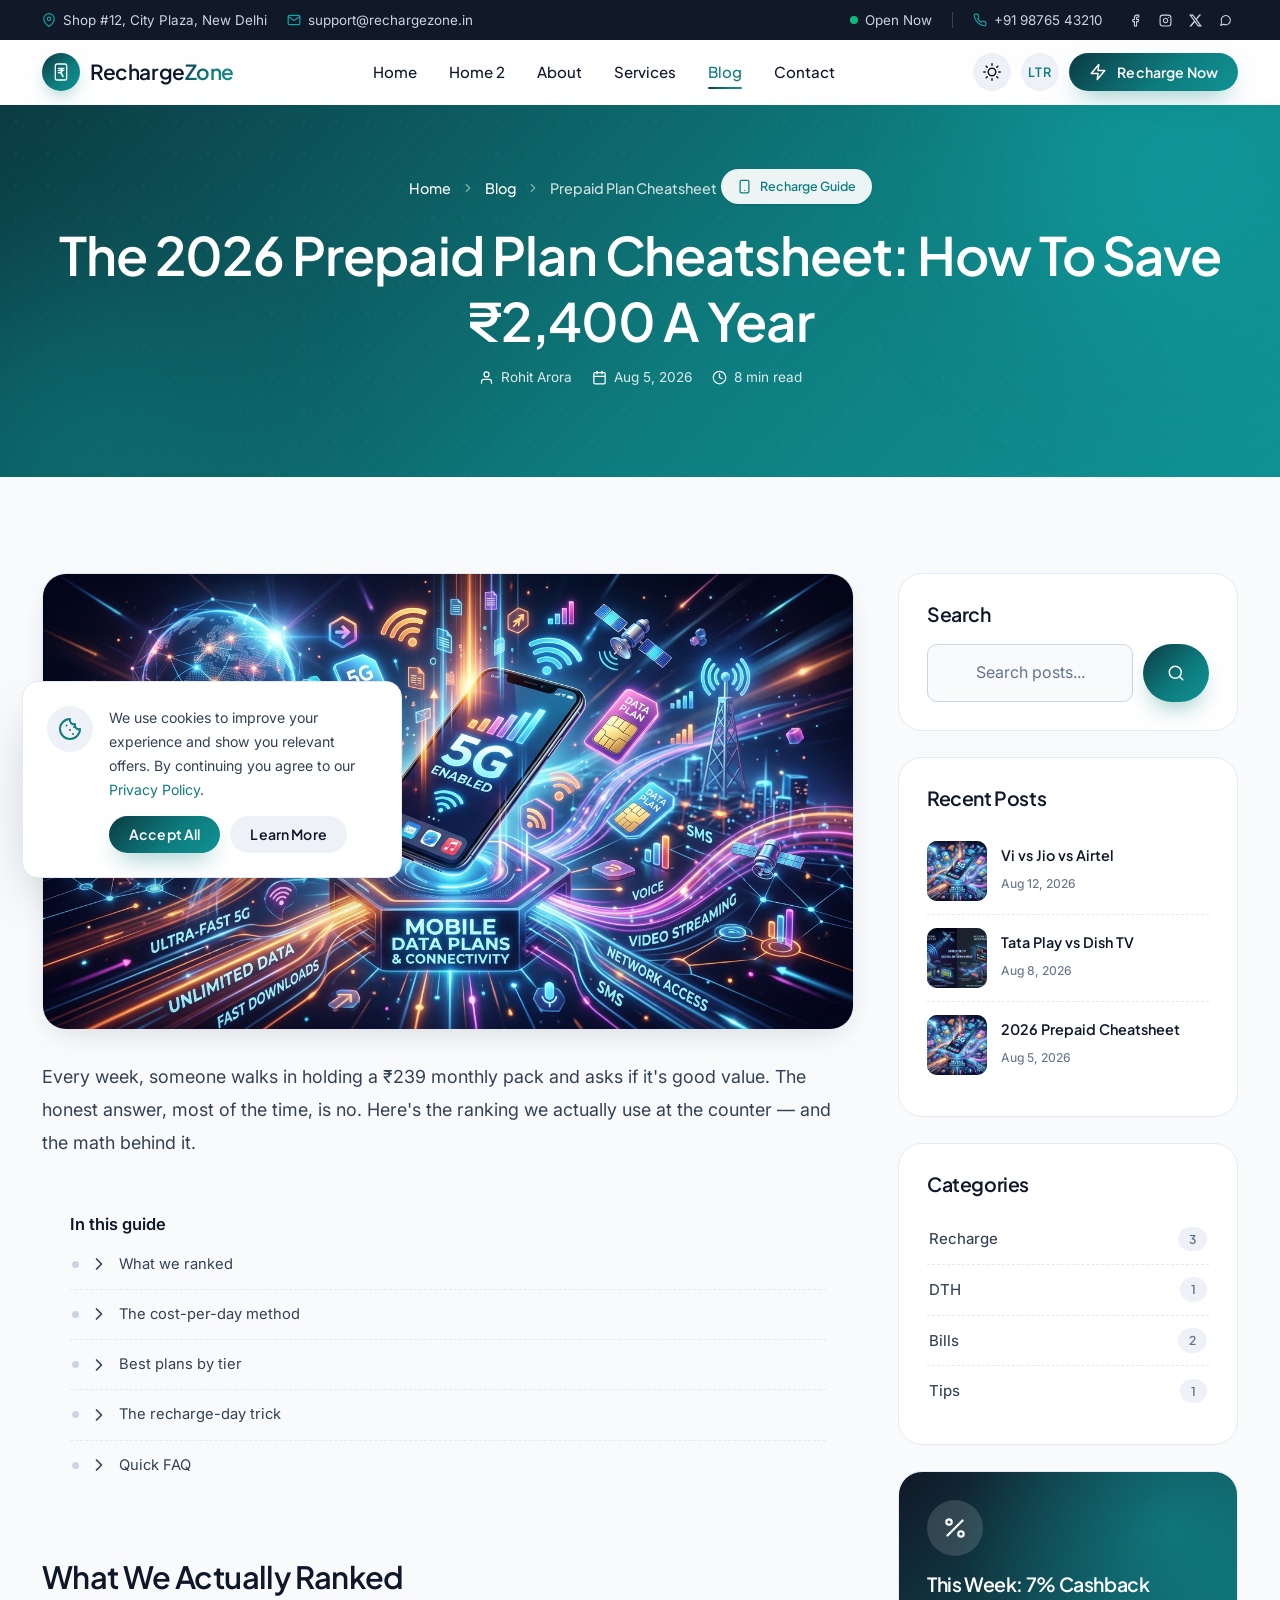
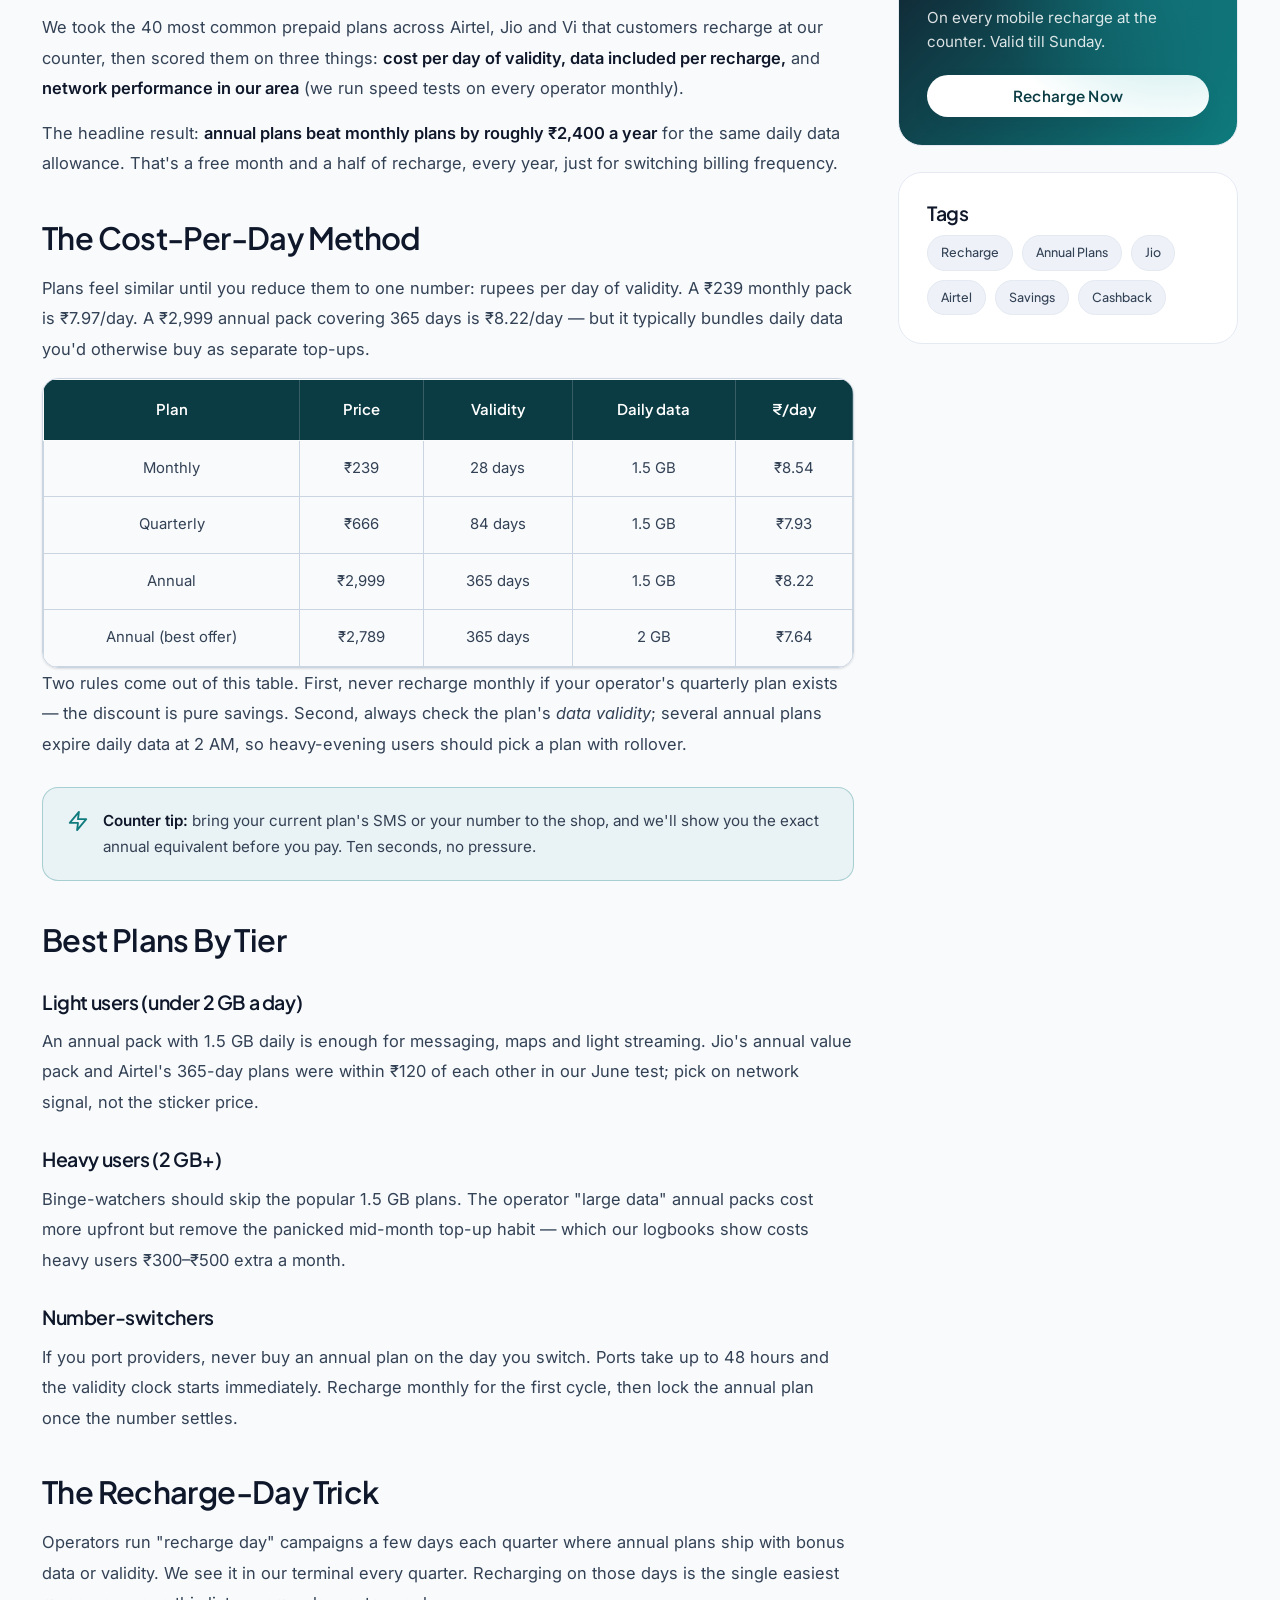
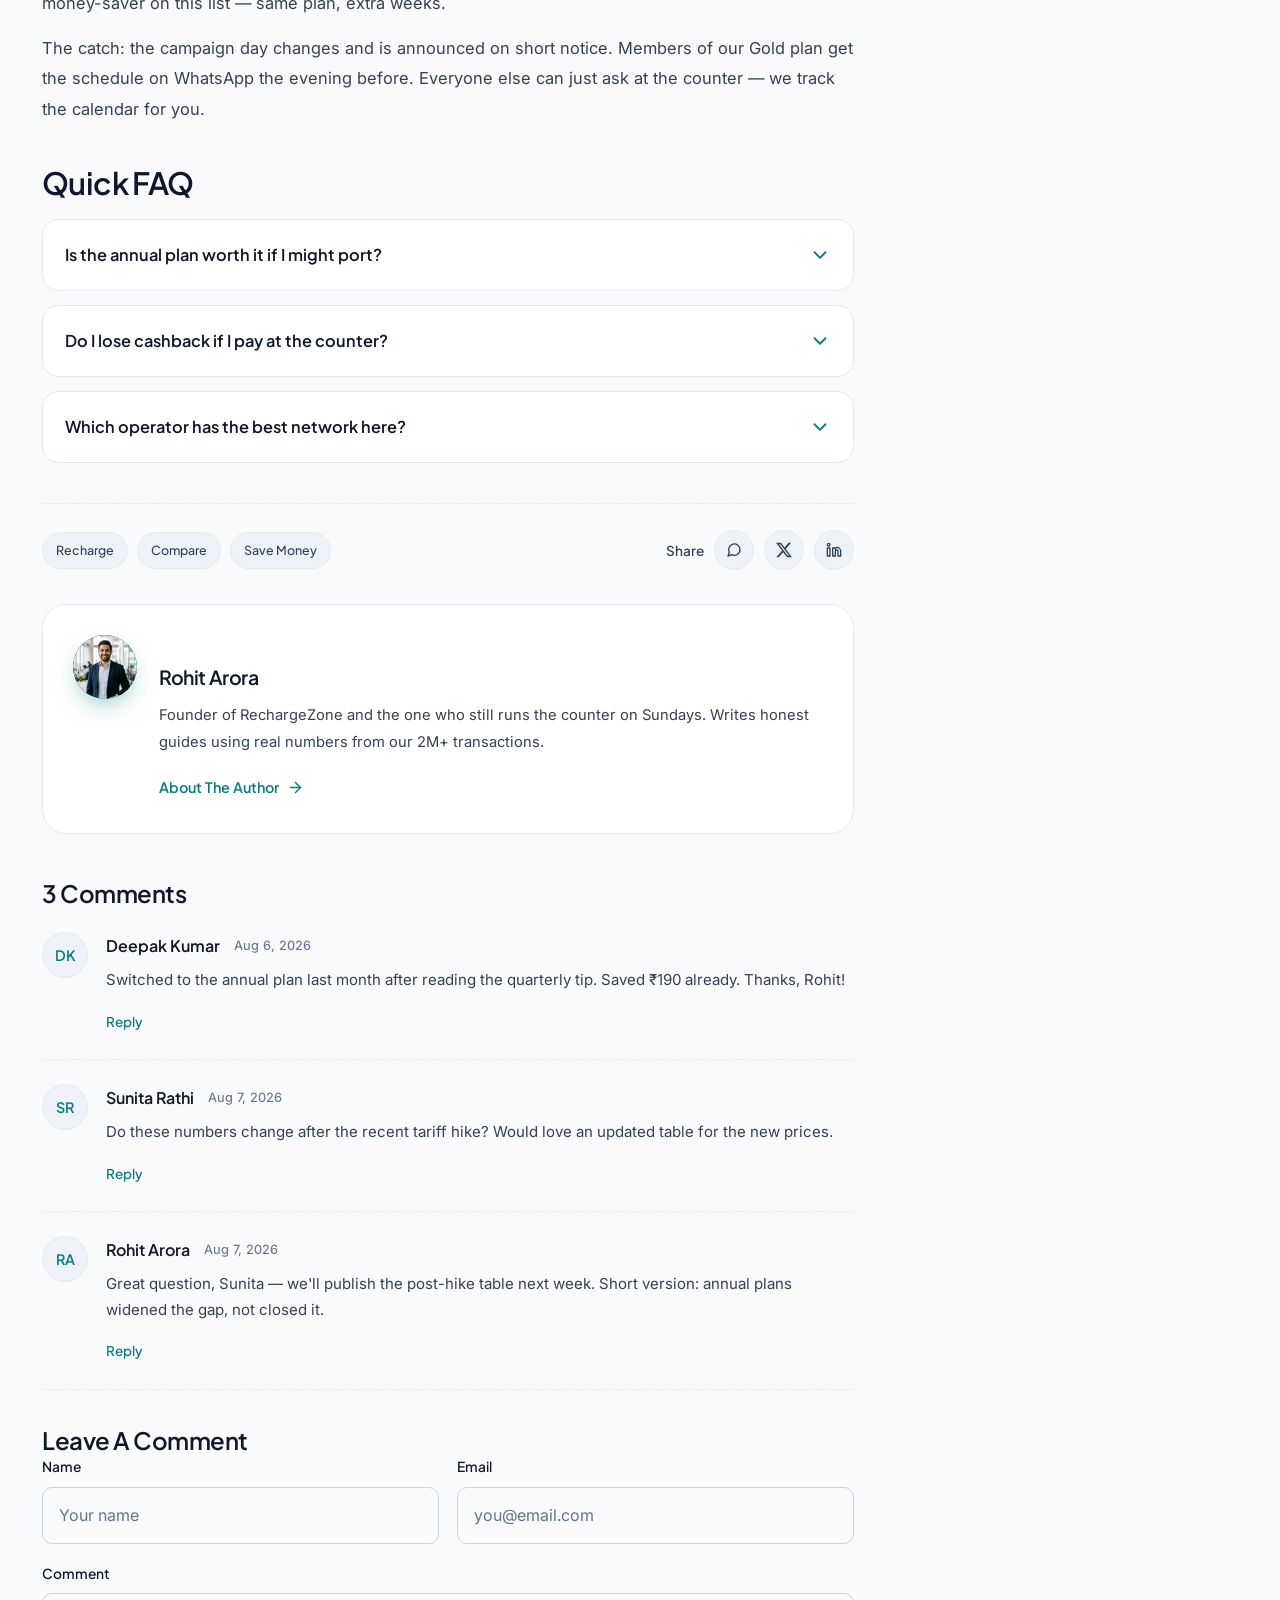
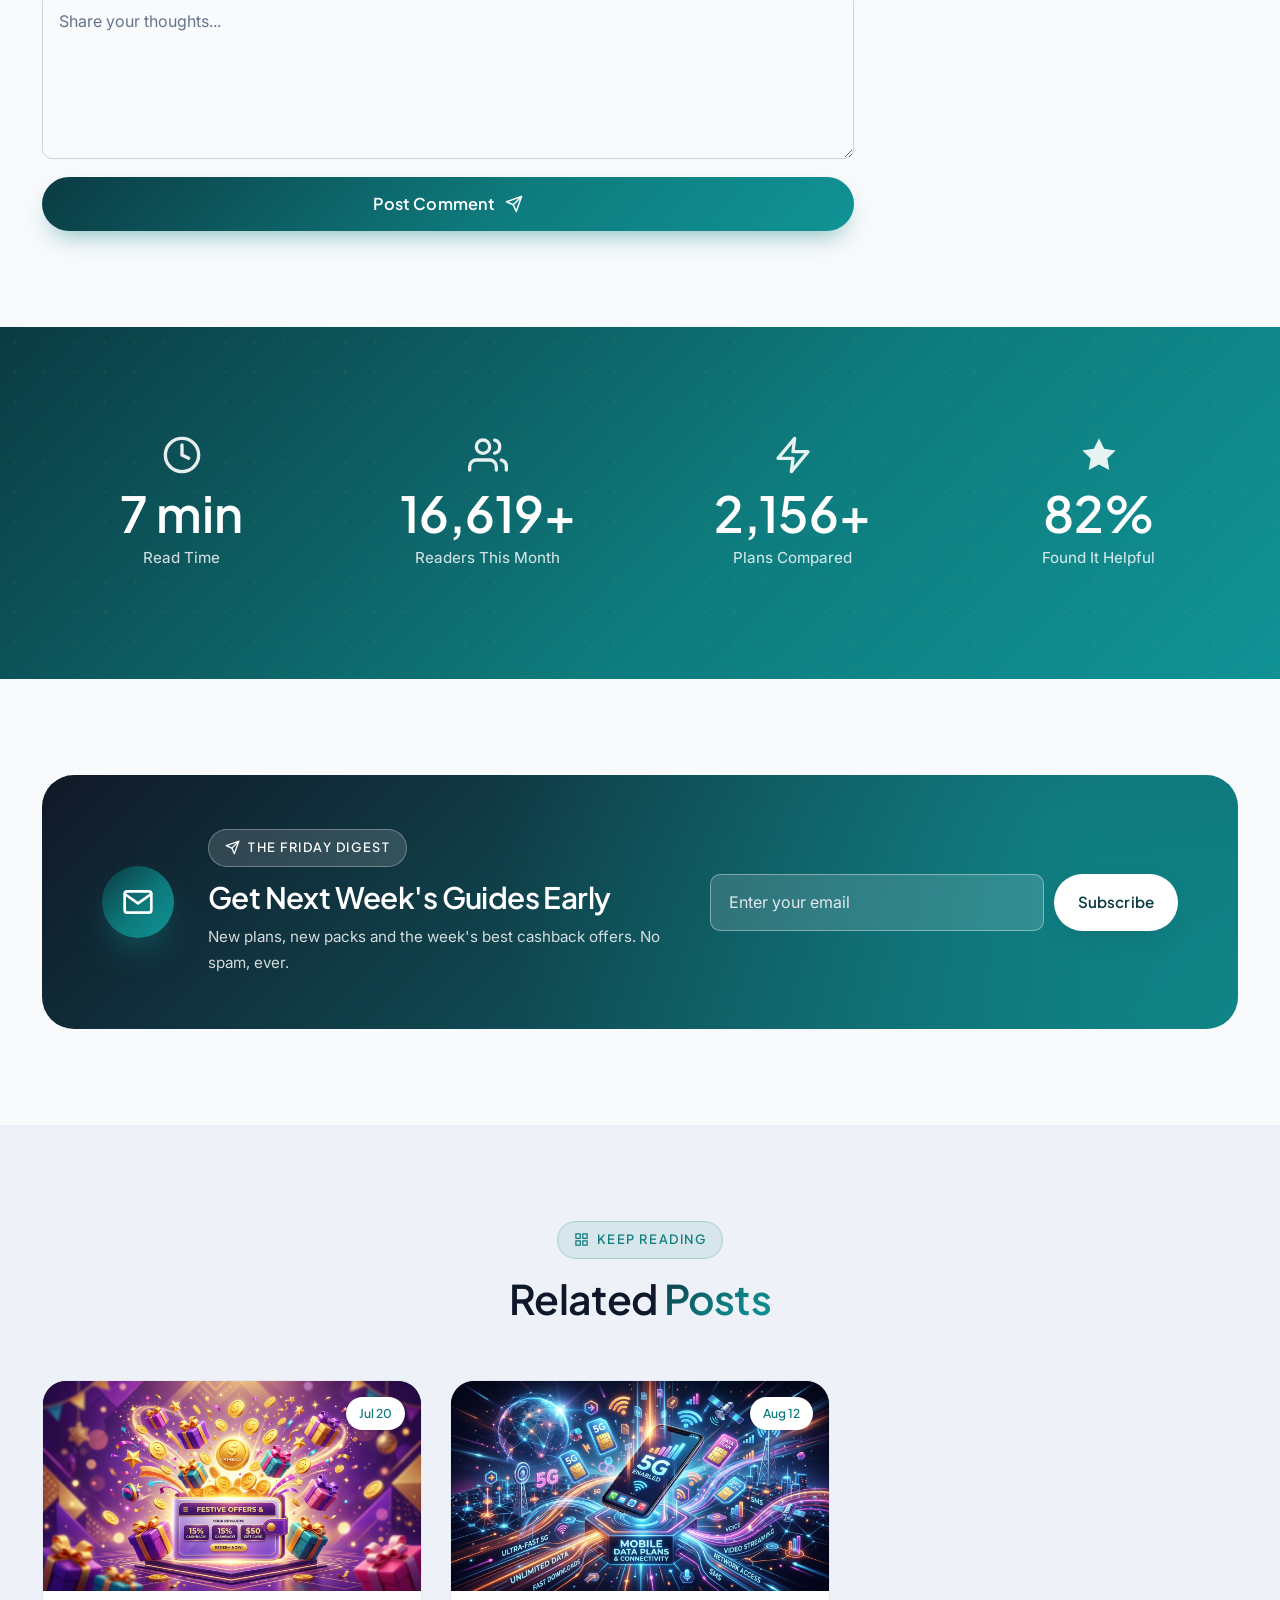
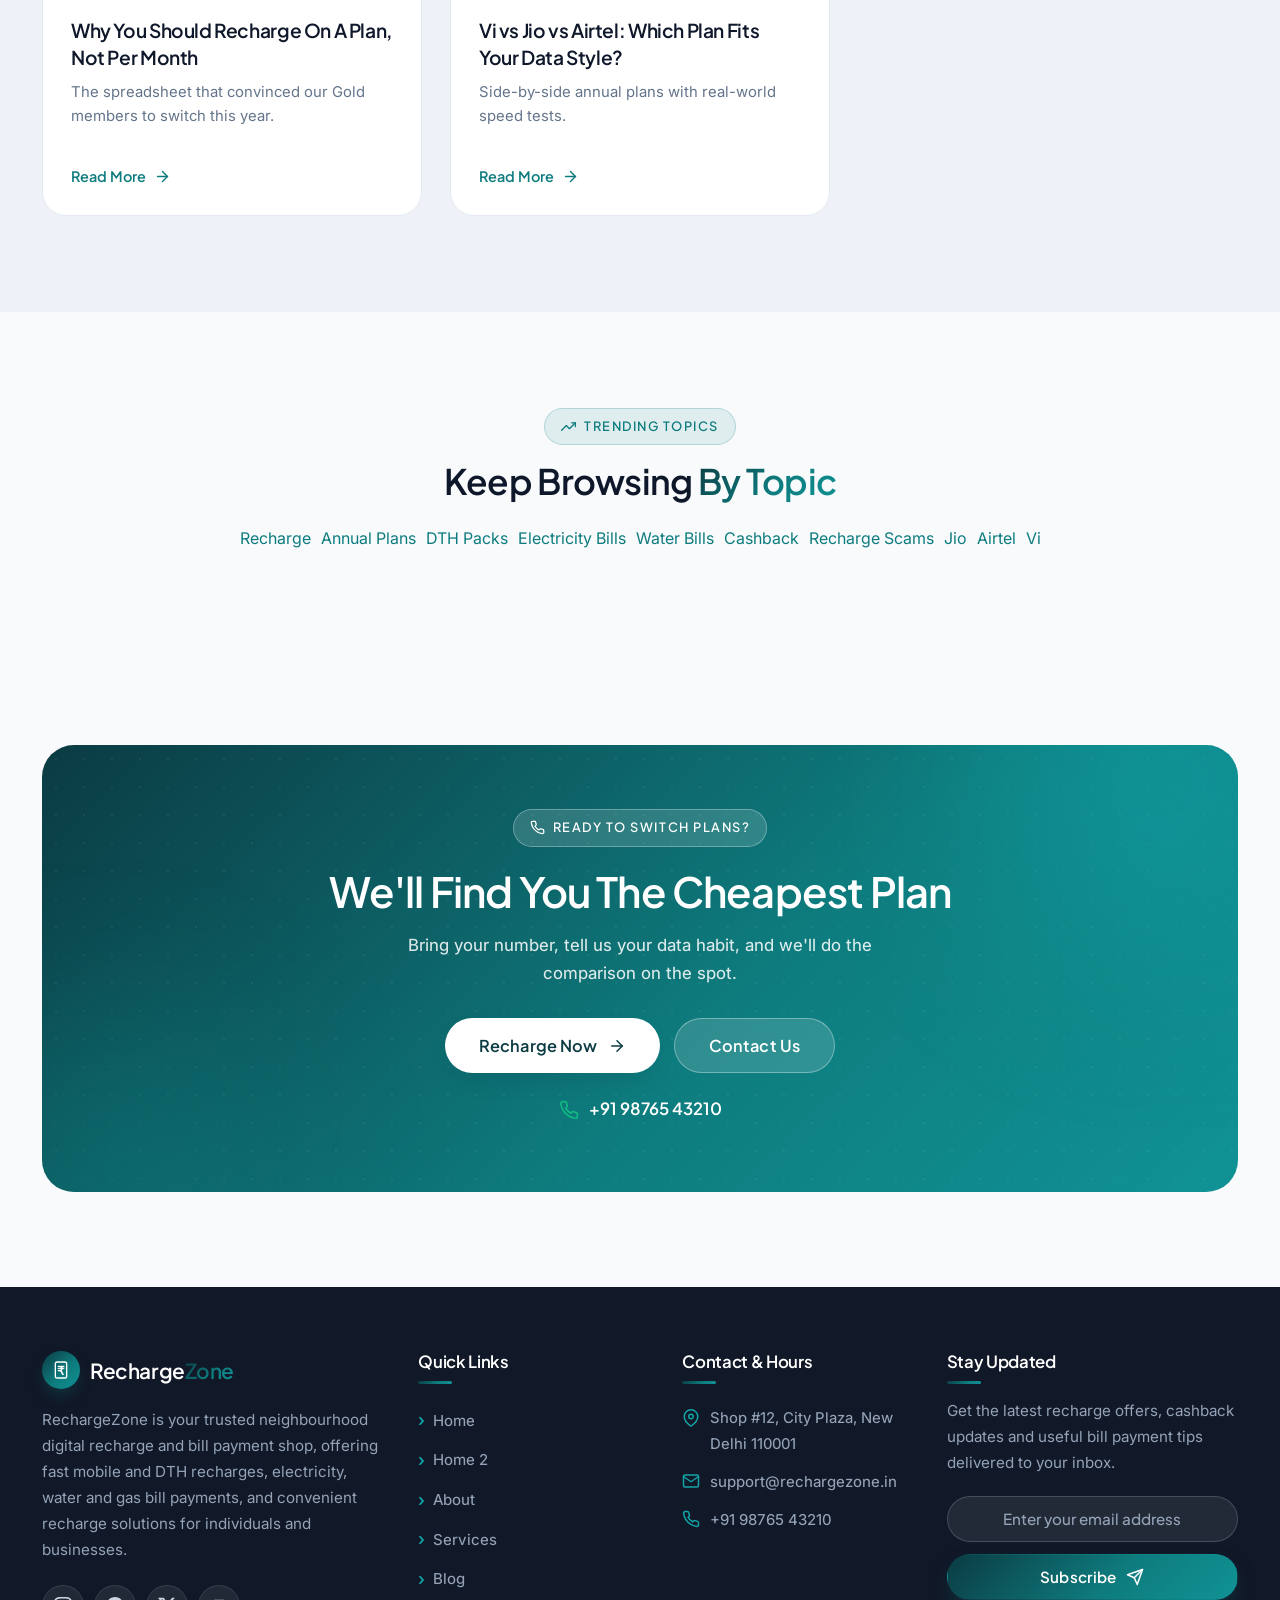
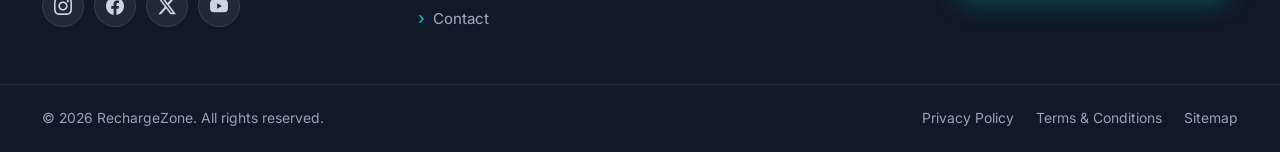
<file: blog-details.html>
<!DOCTYPE html>
<html lang="en" data-theme="light" dir="ltr">
<head>
  <meta charset="UTF-8">
  <meta name="viewport" content="width=device-width, initial-scale=1.0">
  <title>The 2026 Prepaid Plan Cheatsheet — RechargeZone Blog</title>
  <meta name="description" content="Ranked comparison of India's prepaid plans by cost-per-day, coverage and recharge day — with the math that can save you ₹2,400 a year.">
  <meta name="keywords" content="prepaid plan comparison, cheapest recharge plan, annual plan, rechargezone blog">
  <meta name="author" content="RechargeZone">
  <meta name="robots" content="index, follow">
  <link rel="canonical" href="https://www.rechargezone.in/blog-details">
  <meta name="theme-color" content="#0B3B43">
  <meta property="og:type" content="website">
  <meta property="og:title" content="RechargeZone — Mobile Recharge & Bill Payment Shop">
  <meta property="og:description" content="Instant mobile recharge, DTH recharge and utility bill payments with cashback on every transaction.">
  <meta property="og:url" content="https://www.rechargezone.in/">
  <meta property="og:site_name" content="RechargeZone">
  <link rel="icon" type="image/svg+xml" href="data:image/svg+xml,%3Csvg xmlns='http://www.w3.org/2000/svg' viewBox='0 0 24 24'%3E%3Cdefs%3E%3ClinearGradient id='g' x1='0' y1='0' x2='1' y2='1'%3E%3Cstop offset='0' stop-color='%230B3B43'/%3E%3Cstop offset='1' stop-color='%2312A5A8'/%3E%3C/linearGradient%3E%3C/defs%3E%3Crect width='24' height='24' rx='6' fill='url(%23g)'/%3E%3Cg fill='none' stroke='%23fff' stroke-width='1.6' stroke-linecap='round' stroke-linejoin='round'%3E%3Crect x='5.2' y='2.4' width='13.6' height='19.2' rx='2.2' ry='2.2'/%3E%3C/g%3E%3Ctext x='12' y='12.6' text-anchor='middle' dominant-baseline='central' font-family='Segoe UI, Roboto, Arial, sans-serif' font-size='14' font-weight='600' fill='%23fff' stroke='none'%3E%E2%82%B9%3C/text%3E%3C/svg%3E">
  <link rel="preconnect" href="https://fonts.googleapis.com">
  <link rel="preconnect" href="https://fonts.gstatic.com" crossorigin>
  <link href="https://fonts.googleapis.com/css2?family=Inter:wght@400;500;600;700&family=Plus+Jakarta+Sans:wght@500;600;700;800&display=swap" rel="stylesheet">
  <link rel="stylesheet" href="assets/css/style.css">
  <link rel="stylesheet" href="assets/css/responsive.css">
  <script type="application/ld+json">
  {
    "@context": "https://schema.org",
    "@type": "LocalBusiness",
    "name": "RechargeZone",
    "description": "Mobile recharge, DTH recharge and utility bill payment shop.",
    "telephone": "+91 98765 43210",
    "email": "support@rechargezone.in",
    "address": { "@type": "PostalAddress", "streetAddress": "Shop #12, City Plaza", "addressLocality": "New Delhi", "addressRegion": "DL", "postalCode": "110001", "addressCountry": "IN" },
    "openingHours": ["Mo-Sa 08:00-21:30", "Su 10:00-18:00"]
  }
  </script>
</head>
<body>
  <a class="skip-link" href="#main">Skip to main content</a>
  <div class="preloader" id="preloader" aria-hidden="true">
    <div class="preloader-mark">
      <svg class="ic"><use href="#i-logo-mark"></use></svg>
    </div>
    <span class="preloader-name">Recharge<em>Zone</em></span>
  </div>
  <div class="page-transition" id="pageTransition" aria-hidden="true"></div>

  <svg xmlns="http://www.w3.org/2000/svg" style="position:absolute;width:0;height:0;overflow:hidden" aria-hidden="true">
    <symbol id="i-mobile" viewBox="0 0 24 24" fill="none" stroke="currentColor" stroke-width="2" stroke-linecap="round" stroke-linejoin="round"><rect x="5" y="2" width="14" height="20" rx="2"/><line x1="12" y1="18" x2="12.01" y2="18"/></symbol>
    <symbol id="i-satellite" viewBox="0 0 24 24" fill="none" stroke="currentColor" stroke-width="2" stroke-linecap="round" stroke-linejoin="round"><path d="M4.9 4.9a10 10 0 0 1 14.2 0"/><path d="M7.8 7.8a6 6 0 0 1 8.4 0"/><circle cx="12" cy="12" r="2"/><rect x="2" y="20" width="20" height="2" rx="1"/></symbol>
    <symbol id="i-bolt" viewBox="0 0 24 24" fill="none" stroke="currentColor" stroke-width="2" stroke-linecap="round" stroke-linejoin="round"><polygon points="13 2 3 14 12 14 11 22 21 10 12 10 13 2"/></symbol>
    <symbol id="i-droplet" viewBox="0 0 24 24" fill="none" stroke="currentColor" stroke-width="2" stroke-linecap="round" stroke-linejoin="round"><path d="M12 2.69l5.66 5.66a8 8 0 1 1-11.31 0z"/></symbol>
    <symbol id="i-flame" viewBox="0 0 24 24" fill="none" stroke="currentColor" stroke-width="2" stroke-linecap="round" stroke-linejoin="round"><path d="M8.5 14.5A2.5 2.5 0 0 0 11 12c0-1.38-.5-2-1-3-1.072-2.143-.224-4.054 2-6 .5 2.5 2 4.9 4 6.5 2 1.6 3 3.5 3 5.5a7 7 0 1 1-14 0c0-1.153.433-2.294 1-3a2.5 2.5 0 0 0 2.5 2.5z"/></symbol>
    <symbol id="i-globe" viewBox="0 0 24 24" fill="none" stroke="currentColor" stroke-width="2" stroke-linecap="round" stroke-linejoin="round"><circle cx="12" cy="12" r="10"/><path d="M2 12h20"/><path d="M12 2a15.3 15.3 0 0 1 4 10 15.3 15.3 0 0 1-4 10 15.3 15.3 0 0 1-4-10 15.3 15.3 0 0 1 4-10z"/></symbol>
    <symbol id="i-wifi" viewBox="0 0 24 24" fill="none" stroke="currentColor" stroke-width="2" stroke-linecap="round" stroke-linejoin="round"><path d="M5 12.55a11 11 0 0 1 14.08 0"/><path d="M1.42 9a16 16 0 0 1 21.16 0"/><path d="M8.53 16.11a6 6 0 0 1 6.95 0"/><line x1="12" y1="20" x2="12.01" y2="20"/></symbol>
    <symbol id="i-bank" viewBox="0 0 24 24" fill="none" stroke="currentColor" stroke-width="2" stroke-linecap="round" stroke-linejoin="round"><path d="M3 21h18"/><path d="M3 11l9-6 9 6"/><path d="M5 11v10"/><path d="M19 11v10"/><path d="M9 11v10"/><path d="M15 11v10"/></symbol>
    <symbol id="i-wallet" viewBox="0 0 24 24" fill="none" stroke="currentColor" stroke-width="2" stroke-linecap="round" stroke-linejoin="round"><path d="M21 12V7H5a2 2 0 0 1 0-4h14v4"/><path d="M3 5v14a2 2 0 0 0 2 2h16v-5"/><path d="M18 12a2 2 0 0 0 0 4h4v-4z"/></symbol>
    <symbol id="i-shield" viewBox="0 0 24 24" fill="none" stroke="currentColor" stroke-width="2" stroke-linecap="round" stroke-linejoin="round"><path d="M12 22s8-4 8-10V5l-8-3-8 3v7c0 6 8 10 8 10z"/><polyline points="9 11.5 11 13.5 15 9.5"/></symbol>
    <symbol id="i-clock" viewBox="0 0 24 24" fill="none" stroke="currentColor" stroke-width="2" stroke-linecap="round" stroke-linejoin="round"><circle cx="12" cy="12" r="10"/><polyline points="12 6 12 12 16 14"/></symbol>
    <symbol id="i-check" viewBox="0 0 24 24" fill="none" stroke="currentColor" stroke-width="2" stroke-linecap="round" stroke-linejoin="round"><polyline points="20 6 9 17 4 12"/></symbol>
    <symbol id="i-check-circle" viewBox="0 0 24 24" fill="none" stroke="currentColor" stroke-width="2" stroke-linecap="round" stroke-linejoin="round"><path d="M22 11.08V12a10 10 0 1 1-5.93-9.14"/><polyline points="22 4 12 14.01 9 11.01"/></symbol>
    <symbol id="i-x" viewBox="0 0 24 24" fill="none" stroke="currentColor" stroke-width="2" stroke-linecap="round" stroke-linejoin="round"><line x1="18" y1="6" x2="6" y2="18"/><line x1="6" y1="6" x2="18" y2="18"/></symbol>
    <symbol id="i-chevron-down" viewBox="0 0 24 24" fill="none" stroke="currentColor" stroke-width="2" stroke-linecap="round" stroke-linejoin="round"><polyline points="6 9 12 15 18 9"/></symbol>
    <symbol id="i-chevron-left" viewBox="0 0 24 24" fill="none" stroke="currentColor" stroke-width="2" stroke-linecap="round" stroke-linejoin="round"><polyline points="15 18 9 12 15 6"/></symbol>
    <symbol id="i-chevron-right" viewBox="0 0 24 24" fill="none" stroke="currentColor" stroke-width="2" stroke-linecap="round" stroke-linejoin="round"><polyline points="9 18 15 12 9 6"/></symbol>
    <symbol id="i-arrow-right" viewBox="0 0 24 24" fill="none" stroke="currentColor" stroke-width="2" stroke-linecap="round" stroke-linejoin="round"><line x1="5" y1="12" x2="19" y2="12"/><polyline points="12 5 19 12 12 19"/></symbol>
    <symbol id="i-arrow-left" viewBox="0 0 24 24" fill="none" stroke="currentColor" stroke-width="2" stroke-linecap="round" stroke-linejoin="round"><line x1="19" y1="12" x2="5" y2="12"/><polyline points="12 19 5 12 12 5"/></symbol>
    <symbol id="i-arrow-up" viewBox="0 0 24 24" fill="none" stroke="currentColor" stroke-width="2" stroke-linecap="round" stroke-linejoin="round"><line x1="12" y1="19" x2="12" y2="5"/><polyline points="5 12 12 5 19 12"/></symbol>
    <symbol id="i-star" viewBox="0 0 24 24" fill="currentColor" stroke="none"><polygon points="12 2 15.09 8.26 22 9.27 17 14.14 18.18 21.02 12 17.77 5.82 21.02 7 14.14 2 9.27 8.91 8.26 12 2"/></symbol>
    <symbol id="i-quote" viewBox="0 0 24 24" fill="currentColor" stroke="none"><path d="M10 11H6a2 2 0 0 1-2-2V7a2 2 0 0 1 2-2h2a2 2 0 0 1 2 2v6a6 6 0 0 1-6 6"/><path d="M22 11h-4a2 2 0 0 1-2-2V7a2 2 0 0 1 2-2h2a2 2 0 0 1 2 2v6a6 6 0 0 1-6 6"/></symbol>
    <symbol id="i-menu" viewBox="0 0 24 24" fill="none" stroke="currentColor" stroke-width="2" stroke-linecap="round" stroke-linejoin="round"><line x1="3" y1="6" x2="21" y2="6"/><line x1="3" y1="12" x2="21" y2="12"/><line x1="3" y1="18" x2="21" y2="18"/></symbol>
    <symbol id="i-sun" viewBox="0 0 24 24" fill="none" stroke="currentColor" stroke-width="2" stroke-linecap="round" stroke-linejoin="round"><circle cx="12" cy="12" r="5"/><line x1="12" y1="1" x2="12" y2="3"/><line x1="12" y1="21" x2="12" y2="23"/><line x1="4.22" y1="4.22" x2="5.64" y2="5.64"/><line x1="18.36" y1="18.36" x2="19.78" y2="19.78"/><line x1="1" y1="12" x2="3" y2="12"/><line x1="21" y1="12" x2="23" y2="12"/><line x1="4.22" y1="19.78" x2="5.64" y2="18.36"/><line x1="18.36" y1="5.64" x2="19.78" y2="4.22"/></symbol>
    <symbol id="i-moon" viewBox="0 0 24 24" fill="none" stroke="currentColor" stroke-width="2" stroke-linecap="round" stroke-linejoin="round"><path d="M21 12.79A9 9 0 1 1 11.21 3 7 7 0 0 0 21 12.79z"/></symbol>
    <symbol id="i-pin" viewBox="0 0 24 24" fill="none" stroke="currentColor" stroke-width="2" stroke-linecap="round" stroke-linejoin="round"><path d="M21 10c0 7-9 13-9 13s-9-6-9-13a9 9 0 0 1 18 0z"/><circle cx="12" cy="10" r="3"/></symbol>
    <symbol id="i-mail" viewBox="0 0 24 24" fill="none" stroke="currentColor" stroke-width="2" stroke-linecap="round" stroke-linejoin="round"><rect x="2" y="4" width="20" height="16" rx="2"/><path d="M22 6l-10 7L2 6"/></symbol>
    <symbol id="i-phone" viewBox="0 0 24 24" fill="none" stroke="currentColor" stroke-width="2" stroke-linecap="round" stroke-linejoin="round"><path d="M22 16.92v3a2 2 0 0 1-2.18 2 19.79 19.79 0 0 1-8.63-3.07 19.5 19.5 0 0 1-6-6 19.79 19.79 0 0 1-3.07-8.67A2 2 0 0 1 4.11 2h3a2 2 0 0 1 2 1.72 12.84 12.84 0 0 0 .7 2.81 2 2 0 0 1-.45 2.11L8.09 9.91a16 16 0 0 0 6 6l1.27-1.27a2 2 0 0 1 2.11-.45 12.84 12.84 0 0 0 2.81.7A2 2 0 0 1 22 16.92z"/></symbol>
    <symbol id="i-facebook" viewBox="0 0 24 24" fill="none" stroke="currentColor" stroke-width="2" stroke-linecap="round" stroke-linejoin="round"><path d="M18 2h-3a5 5 0 0 0-5 5v3H7v4h3v8h4v-8h3l1-4h-4V7a1 1 0 0 1 1-1h3z"/></symbol>
    <symbol id="i-instagram" viewBox="0 0 24 24" fill="none" stroke="currentColor" stroke-width="2" stroke-linecap="round" stroke-linejoin="round"><rect x="2" y="2" width="20" height="20" rx="5"/><path d="M16 11.37A4 4 0 1 1 12.63 8 4 4 0 0 1 16 11.37z"/><line x1="17.5" y1="6.5" x2="17.51" y2="6.5"/></symbol>
    <symbol id="i-linkedin" viewBox="0 0 24 24" fill="none" stroke="currentColor" stroke-width="2" stroke-linecap="round" stroke-linejoin="round"><path d="M16 8a6 6 0 0 1 6 6v7h-4v-7a2 2 0 0 0-2-2 2 2 0 0 0-2 2v7h-4V9h4v1.5A6 6 0 0 1 16 8z"/><rect x="2" y="9" width="4" height="12"/><circle cx="4" cy="4" r="2"/></symbol>
    <symbol id="i-twitter" viewBox="0 0 24 24" fill="currentColor" stroke="none"><path d="M18.9 1.15h3.68l-8.04 9.19L24 22.85h-7.41l-5.8-7.58-6.64 7.58H.47l8.6-9.83L0 1.15h7.59l5.24 6.93zm-1.29 19.5h2.04L6.49 3.24H4.3z"/></symbol>
    <symbol id="i-whatsapp" viewBox="0 0 24 24" fill="none" stroke="currentColor" stroke-width="2" stroke-linecap="round" stroke-linejoin="round"><path d="M21 11.5a8.5 8.5 0 0 1-12.4 7.5L3 21l2-5.6a8.5 8.5 0 1 1 16-3.9z"/></symbol>
    <symbol id="i-youtube" viewBox="0 0 24 24" fill="none" stroke="currentColor" stroke-width="2" stroke-linecap="round" stroke-linejoin="round"><path d="M22.54 6.42a2.78 2.78 0 0 0-1.95-2C18.88 4 12 4 12 4s-6.88 0-8.59.46a2.78 2.78 0 0 0-1.95 2A29 29 0 0 0 1 11.75a29 29 0 0 0 .46 5.33A2.78 2.78 0 0 0 3.4 19c1.72.46 8.6.46 8.6.46s6.88 0 8.59-.46a2.78 2.78 0 0 0 1.95-2 29 29 0 0 0 .46-5.25 29 29 0 0 0-.46-5.33z"/><polygon points="9.75 15.02 15.5 11.75 9.75 8.48 9.75 15.02"/></symbol>
    <symbol id="i-ig" viewBox="0 0 24 24" fill="currentColor" stroke="none"><path d="M12 0C8.74 0 8.333.015 7.053.072 5.775.132 4.905.333 4.14.63c-.789.306-1.459.717-2.126 1.384S.935 3.35.63 4.14C.333 4.905.131 5.775.072 7.053.012 8.333 0 8.74 0 12s.015 3.667.072 4.947c.06 1.277.261 2.148.558 2.913.306.788.717 1.459 1.384 2.126.667.666 1.336 1.079 2.126 1.384.766.296 1.636.499 2.913.558C8.333 23.988 8.74 24 12 24s3.667-.015 4.947-.072c1.277-.06 2.148-.262 2.913-.558.788-.306 1.459-.718 2.126-1.384.666-.667 1.079-1.337 1.384-2.126.296-.765.499-1.636.558-2.913.06-1.28.072-1.687.072-4.947s-.015-3.667-.072-4.947c-.06-1.277-.262-2.149-.558-2.913-.306-.789-.718-1.459-1.384-2.126C21.319 1.347 20.649.935 19.86.63c-.765-.297-1.636-.499-2.913-.558C15.667.012 15.26 0 12 0zm0 2.16c3.203 0 3.585.016 4.85.071 1.17.055 1.805.249 2.227.415.562.217.96.477 1.382.896.419.42.679.819.896 1.381.164.422.36 1.057.413 2.227.057 1.266.07 1.646.07 4.85s-.015 3.585-.074 4.85c-.061 1.17-.256 1.805-.421 2.227-.224.562-.479.96-.899 1.382-.419.419-.824.679-1.38.896-.42.164-1.065.36-2.235.413-1.274.057-1.649.07-4.859.07-3.211 0-3.586-.015-4.859-.074-1.171-.061-1.816-.256-2.236-.421-.569-.224-.96-.479-1.379-.899-.421-.419-.69-.824-.9-1.38-.165-.42-.359-1.065-.42-2.235-.045-1.26-.061-1.649-.061-4.844 0-3.196.016-3.586.061-4.861.061-1.17.255-1.814.42-2.234.21-.57.479-.96.9-1.381.419-.419.81-.689 1.379-.898.42-.166 1.051-.361 2.221-.421 1.275-.045 1.65-.06 4.859-.06l.045.03zm0 3.678c-3.405 0-6.162 2.76-6.162 6.162 0 3.405 2.76 6.162 6.162 6.162 3.405 0 6.162-2.76 6.162-6.162 0-3.405-2.76-6.162-6.162-6.162zM12 16c-2.21 0-4-1.79-4-4s1.79-4 4-4 4 1.79 4 4-1.79 4-4 4zm7.846-10.405c0 .795-.646 1.44-1.44 1.44-.795 0-1.44-.646-1.44-1.44 0-.794.646-1.439 1.44-1.439.793-.001 1.44.645 1.44 1.439z"/></symbol>
    <symbol id="i-fb" viewBox="0 0 24 24" fill="currentColor" stroke="none"><path d="M24 12.07C24 5.41 18.63 0 12 0S0 5.41 0 12.07C0 18.1 4.39 23.09 10.13 24v-8.44H7.08v-3.49h3.05V9.41c0-3.02 1.79-4.69 4.53-4.69 1.31 0 2.69.24 2.69.24v2.97h-1.52c-1.49 0-1.96.93-1.96 1.89v2.26h3.33l-.53 3.49h-2.8V24C19.61 23.09 24 18.1 24 12.07z"/></symbol>
    <symbol id="i-tw" viewBox="0 0 24 24" fill="currentColor" stroke="none"><path d="M18.9 1.15h3.68l-8.04 9.19L24 22.85h-7.41l-5.8-7.58-6.64 7.58H.47l8.6-9.83L0 1.15h7.59l5.24 6.93zm-1.29 19.5h2.04L6.49 3.24H4.3z"/></symbol>
    <symbol id="i-yt" viewBox="0 0 24 24" fill="currentColor" stroke="none"><path d="M23.5 6.19a3.02 3.02 0 0 0-2.12-2.14C19.5 3.55 12 3.55 12 3.55s-7.5 0-9.38.5A3.02 3.02 0 0 0 .5 6.19C0 8.07 0 12 0 12s0 3.93.5 5.81a3.02 3.02 0 0 0 2.12 2.14c1.88.5 9.38.5 9.38.5s7.5 0 9.38-.5a3.02 3.02 0 0 0 2.12-2.14C24 15.93 24 12 24 12s0-3.93-.5-5.81zM9.55 15.57V8.43L15.82 12l-6.27 3.57z"/></symbol>

    <symbol id="i-plus" viewBox="0 0 24 24" fill="none" stroke="currentColor" stroke-width="2" stroke-linecap="round" stroke-linejoin="round"><line x1="12" y1="5" x2="12" y2="19"/><line x1="5" y1="12" x2="19" y2="12"/></symbol>
    <symbol id="i-minus" viewBox="0 0 24 24" fill="none" stroke="currentColor" stroke-width="2" stroke-linecap="round" stroke-linejoin="round"><line x1="5" y1="12" x2="19" y2="12"/></symbol>
    <symbol id="i-search" viewBox="0 0 24 24" fill="none" stroke="currentColor" stroke-width="2" stroke-linecap="round" stroke-linejoin="round"><circle cx="11" cy="11" r="8"/><line x1="21" y1="21" x2="16.65" y2="16.65"/></symbol>
    <symbol id="i-download" viewBox="0 0 24 24" fill="none" stroke="currentColor" stroke-width="2" stroke-linecap="round" stroke-linejoin="round"><path d="M21 15v4a2 2 0 0 1-2 2H5a2 2 0 0 1-2-2v-4"/><polyline points="7 10 12 15 17 10"/><line x1="12" y1="15" x2="12" y2="3"/></symbol>
    <symbol id="i-users" viewBox="0 0 24 24" fill="none" stroke="currentColor" stroke-width="2" stroke-linecap="round" stroke-linejoin="round"><path d="M17 21v-2a4 4 0 0 0-4-4H5a4 4 0 0 0-4 4v2"/><circle cx="9" cy="7" r="4"/><path d="M23 21v-2a4 4 0 0 0-3-3.87"/><path d="M16 3.13a4 4 0 0 1 0 7.75"/></symbol>
    <symbol id="i-award" viewBox="0 0 24 24" fill="none" stroke="currentColor" stroke-width="2" stroke-linecap="round" stroke-linejoin="round"><circle cx="12" cy="8" r="7"/><polyline points="8.21 13.89 7 23 12 20 17 23 15.79 13.88"/></symbol>
    <symbol id="i-target" viewBox="0 0 24 24" fill="none" stroke="currentColor" stroke-width="2" stroke-linecap="round" stroke-linejoin="round"><circle cx="12" cy="12" r="10"/><circle cx="12" cy="12" r="6"/><circle cx="12" cy="12" r="2"/></symbol>
    <symbol id="i-eye" viewBox="0 0 24 24" fill="none" stroke="currentColor" stroke-width="2" stroke-linecap="round" stroke-linejoin="round"><path d="M1 12s4-8 11-8 11 8 11 8-4 8-11 8-11-8-11-8z"/><circle cx="12" cy="12" r="3"/></symbol>
    <symbol id="i-file" viewBox="0 0 24 24" fill="none" stroke="currentColor" stroke-width="2" stroke-linecap="round" stroke-linejoin="round"><path d="M14 2H6a2 2 0 0 0-2 2v16a2 2 0 0 0 2 2h12a2 2 0 0 0 2-2V8z"/><polyline points="14 2 14 8 20 8"/><line x1="16" y1="13" x2="8" y2="13"/><line x1="16" y1="17" x2="8" y2="17"/></symbol>
    <symbol id="i-layers" viewBox="0 0 24 24" fill="none" stroke="currentColor" stroke-width="2" stroke-linecap="round" stroke-linejoin="round"><polygon points="12 2 2 7 12 12 22 7 12 2"/><polyline points="2 17 12 22 22 17"/><polyline points="2 12 12 17 22 12"/></symbol>
    <symbol id="i-sliders" viewBox="0 0 24 24" fill="none" stroke="currentColor" stroke-width="2" stroke-linecap="round" stroke-linejoin="round"><line x1="4" y1="21" x2="4" y2="14"/><line x1="4" y1="10" x2="4" y2="3"/><line x1="12" y1="21" x2="12" y2="12"/><line x1="12" y1="8" x2="12" y2="3"/><line x1="20" y1="21" x2="20" y2="16"/><line x1="20" y1="12" x2="20" y2="3"/><line x1="1" y1="14" x2="7" y2="14"/><line x1="9" y1="8" x2="15" y2="8"/><line x1="17" y1="16" x2="23" y2="16"/></symbol>
    <symbol id="i-headset" viewBox="0 0 24 24" fill="none" stroke="currentColor" stroke-width="2" stroke-linecap="round" stroke-linejoin="round"><path d="M3 18v-6a9 9 0 0 1 18 0v6"/><path d="M21 19a2 2 0 0 1-2 2h-1a2 2 0 0 1-2-2v-3a2 2 0 0 1 2-2h3zM3 19a2 2 0 0 0 2 2h1a2 2 0 0 0 2-2v-3a2 2 0 0 0-2-2H3z"/></symbol>
    <symbol id="i-bag" viewBox="0 0 24 24" fill="none" stroke="currentColor" stroke-width="2" stroke-linecap="round" stroke-linejoin="round"><path d="M6 2 3 6v14a2 2 0 0 0 2 2h14a2 2 0 0 0 2-2V6l-3-4z"/><line x1="3" y1="6" x2="21" y2="6"/><path d="M16 10a4 4 0 0 1-8 0"/></symbol>
    <symbol id="i-percent" viewBox="0 0 24 24" fill="none" stroke="currentColor" stroke-width="2" stroke-linecap="round" stroke-linejoin="round"><line x1="19" y1="5" x2="5" y2="19"/><circle cx="6.5" cy="6.5" r="2.5"/><circle cx="17.5" cy="17.5" r="2.5"/></symbol>
    <symbol id="i-gift" viewBox="0 0 24 24" fill="none" stroke="currentColor" stroke-width="2" stroke-linecap="round" stroke-linejoin="round"><polyline points="20 12 20 22 4 22 4 12"/><rect x="2" y="7" width="20" height="5"/><line x1="12" y1="22" x2="12" y2="7"/><path d="M12 7H7.5a2.5 2.5 0 0 1 0-5C11 2 12 7 12 7z"/><path d="M12 7h4.5a2.5 2.5 0 0 0 0-5C13 2 12 7 12 7z"/></symbol>
    <symbol id="i-refresh" viewBox="0 0 24 24" fill="none" stroke="currentColor" stroke-width="2" stroke-linecap="round" stroke-linejoin="round"><polyline points="23 4 23 10 17 10"/><polyline points="1 20 1 14 7 14"/><path d="M3.51 9a9 9 0 0 1 14.85-3.36L23 10M1 14l4.64 4.36A9 9 0 0 0 20.49 15"/></symbol>
    <symbol id="i-user" viewBox="0 0 24 24" fill="none" stroke="currentColor" stroke-width="2" stroke-linecap="round" stroke-linejoin="round"><path d="M20 21v-2a4 4 0 0 0-4-4H8a4 4 0 0 0-4 4v2"/><circle cx="12" cy="7" r="4"/></symbol>
    <symbol id="i-calendar" viewBox="0 0 24 24" fill="none" stroke="currentColor" stroke-width="2" stroke-linecap="round" stroke-linejoin="round"><rect x="3" y="4" width="18" height="18" rx="2"/><line x1="16" y1="2" x2="16" y2="6"/><line x1="8" y1="2" x2="8" y2="6"/><line x1="3" y1="10" x2="21" y2="10"/></symbol>
    <symbol id="i-send" viewBox="0 0 24 24" fill="none" stroke="currentColor" stroke-width="2" stroke-linecap="round" stroke-linejoin="round"><line x1="22" y1="2" x2="11" y2="13"/><polygon points="22 2 15 22 11 13 2 9 22 2"/></symbol>
    <symbol id="i-lock" viewBox="0 0 24 24" fill="none" stroke="currentColor" stroke-width="2" stroke-linecap="round" stroke-linejoin="round"><rect x="3" y="11" width="18" height="11" rx="2"/><path d="M7 11V7a5 5 0 0 1 10 0v4"/></symbol>
    <symbol id="i-card" viewBox="0 0 24 24" fill="none" stroke="currentColor" stroke-width="2" stroke-linecap="round" stroke-linejoin="round"><rect x="1" y="4" width="22" height="16" rx="2"/><line x1="1" y1="10" x2="23" y2="10"/></symbol>
    <symbol id="i-building" viewBox="0 0 24 24" fill="none" stroke="currentColor" stroke-width="2" stroke-linecap="round" stroke-linejoin="round"><rect x="4" y="2" width="16" height="20" rx="2"/><path d="M9 22v-4h6v4"/><path d="M8 6h.01"/><path d="M16 6h.01"/><path d="M8 10h.01"/><path d="M16 10h.01"/><path d="M8 14h.01"/><path d="M16 14h.01"/></symbol>
    <symbol id="i-home" viewBox="0 0 24 24" fill="none" stroke="currentColor" stroke-width="2" stroke-linecap="round" stroke-linejoin="round"><path d="M3 9l9-7 9 7v11a2 2 0 0 1-2 2H5a2 2 0 0 1-2-2z"/><polyline points="9 22 9 12 15 12 15 22"/></symbol>
    <symbol id="i-info" viewBox="0 0 24 24" fill="none" stroke="currentColor" stroke-width="2" stroke-linecap="round" stroke-linejoin="round"><circle cx="12" cy="12" r="10"/><line x1="12" y1="16" x2="12" y2="12"/><line x1="12" y1="8" x2="12.01" y2="8"/></symbol>
    <symbol id="i-play" viewBox="0 0 24 24" fill="none" stroke="currentColor" stroke-width="2" stroke-linecap="round" stroke-linejoin="round"><polygon points="5 3 19 12 5 21 5 3"/></symbol>
    <symbol id="i-briefcase" viewBox="0 0 24 24" fill="none" stroke="currentColor" stroke-width="2" stroke-linecap="round" stroke-linejoin="round"><rect x="2" y="7" width="20" height="14" rx="2"/><path d="M16 21V5a2 2 0 0 0-2-2h-4a2 2 0 0 0-2 2v16"/></symbol>
    <symbol id="i-heart" viewBox="0 0 24 24" fill="none" stroke="currentColor" stroke-width="2" stroke-linecap="round" stroke-linejoin="round"><path d="M20.84 4.61a5.5 5.5 0 0 0-7.78 0L12 5.67l-1.06-1.06a5.5 5.5 0 0 0-7.78 7.78l1.06 1.06L12 21.23l7.78-7.78 1.06-1.06a5.5 5.5 0 0 0 0-7.78z"/></symbol>
    <symbol id="i-activity" viewBox="0 0 24 24" fill="none" stroke="currentColor" stroke-width="2" stroke-linecap="round" stroke-linejoin="round"><polyline points="22 12 18 12 15 21 9 3 6 12 2 12"/></symbol>
    <symbol id="i-grid" viewBox="0 0 24 24" fill="none" stroke="currentColor" stroke-width="2" stroke-linecap="round" stroke-linejoin="round"><rect x="3" y="3" width="7" height="7"/><rect x="14" y="3" width="7" height="7"/><rect x="14" y="14" width="7" height="7"/><rect x="3" y="14" width="7" height="7"/></symbol>
    <symbol id="i-cup" viewBox="0 0 24 24" fill="none" stroke="currentColor" stroke-width="2" stroke-linecap="round" stroke-linejoin="round"><path d="M18 8h1a4 4 0 0 1 0 8h-1"/><path d="M2 8h16v9a4 4 0 0 1-4 4H6a4 4 0 0 1-4-4z"/><line x1="6" y1="1" x2="6" y2="4"/><line x1="10" y1="1" x2="10" y2="4"/><line x1="14" y1="1" x2="14" y2="4"/></symbol>
    <symbol id="i-package" viewBox="0 0 24 24" fill="none" stroke="currentColor" stroke-width="2" stroke-linecap="round" stroke-linejoin="round"><path d="M21 16V8a2 2 0 0 0-1-1.73l-7-4a2 2 0 0 0-2 0l-7 4A2 2 0 0 0 3 8v8a2 2 0 0 0 1 1.73l7 4a2 2 0 0 0 2 0l7-4A2 2 0 0 0 21 16z"/><polyline points="3.27 6.96 12 12.01 20.73 6.96"/><line x1="12" y1="22.08" x2="12" y2="12"/></symbol>
    <symbol id="i-book" viewBox="0 0 24 24" fill="none" stroke="currentColor" stroke-width="2" stroke-linecap="round" stroke-linejoin="round"><path d="M4 19.5A2.5 2.5 0 0 1 6.5 17H20"/><path d="M6.5 2H20v20H6.5A2.5 2.5 0 0 1 4 19.5v-15A2.5 2.5 0 0 1 6.5 2z"/></symbol>
    <symbol id="i-cookie" viewBox="0 0 24 24" fill="none" stroke="currentColor" stroke-width="2" stroke-linecap="round" stroke-linejoin="round"><path d="M12 2a10 10 0 1 0 10 10 4 4 0 0 1-5-5 4 4 0 0 1-5-5z"/><path d="M8.5 8.5h.01"/><path d="M12 13h.01"/><path d="M15 17h.01"/><path d="M16 10h.01"/></symbol>
    <symbol id="i-trend" viewBox="0 0 24 24" fill="none" stroke="currentColor" stroke-width="2" stroke-linecap="round" stroke-linejoin="round"><polyline points="23 6 13.5 15.5 8.5 10.5 1 18"/><polyline points="17 6 23 6 23 12"/></symbol>
    <symbol id="i-message" viewBox="0 0 24 24" fill="none" stroke="currentColor" stroke-width="2" stroke-linecap="round" stroke-linejoin="round"><path d="M21 11.5a8.38 8.38 0 0 1-.9 3.8 8.5 8.5 0 0 1-7.6 4.7 8.38 8.38 0 0 1-3.8-.9L3 21l1.9-5.7a8.38 8.38 0 0 1-.9-3.8 8.5 8.5 0 0 1 4.7-7.6 8.38 8.38 0 0 1 3.8-.9h.5a8.48 8.48 0 0 1 8 8v.5z"/></symbol>
    <symbol id="i-hammer" viewBox="0 0 24 24" fill="none" stroke="currentColor" stroke-width="2" stroke-linecap="round" stroke-linejoin="round"><path d="M15 12l-8.5 8.5a2.12 2.12 0 1 1-3-3L12 9"/><path d="M17.64 15L22 10.64"/><path d="M20.91 11.7l-1.25-1.25c-.6-.6-.93-1.4-.93-2.25v-.86L16.01 4.6a5.56 5.56 0 0 0-3.94-1.64H9l.92.82A6.18 6.18 0 0 1 12 8.4v1.56l2 2h2.47l2.26 1.91"/></symbol>
    <symbol id="i-rating" viewBox="0 0 24 24" fill="none" stroke="currentColor" stroke-width="2" stroke-linecap="round" stroke-linejoin="round"><path d="M2 12h5l2-4 4 8 2-4h7"/></symbol>
  <symbol id="i-alert" viewBox="0 0 24 24" fill="none" stroke="currentColor" stroke-width="2" stroke-linecap="round" stroke-linejoin="round"><path d="M10.29 3.86L1.82 18a2 2 0 0 0 1.71 3h16.94a2 2 0 0 0 1.71-3L13.71 3.86a2 2 0 0 0-3.42 0z"/><line x1="12" y1="9" x2="12" y2="13"/><line x1="12" y1="17" x2="12.01" y2="17"/></symbol>
  <symbol id="i-map-pin" viewBox="0 0 24 24" fill="none" stroke="currentColor" stroke-width="2" stroke-linecap="round" stroke-linejoin="round"><path d="M21 10c0 7-9 13-9 13s-9-6-9-13a9 9 0 0 1 18 0z"/><circle cx="12" cy="10" r="3"/></symbol>
  <symbol id="i-navigation" viewBox="0 0 24 24" fill="none" stroke="currentColor" stroke-width="2" stroke-linecap="round" stroke-linejoin="round"><polygon points="3 11 22 2 13 21 11 13 3 11"/></symbol>
<symbol id="i-logo-mark" viewBox="0 0 24 24"><g fill="none" stroke="#fff" stroke-width="1.6" stroke-linecap="round" stroke-linejoin="round"><rect x="5.2" y="2.4" width="13.6" height="19.2" rx="2.2" ry="2.2"/></g><text x="12" y="12.6" text-anchor="middle" dominant-baseline="central" font-family="Segoe UI, Roboto, Arial, sans-serif" font-size="14" font-weight="600" fill="#fff" stroke="none">&#8377;</text></symbol>
  </svg>

  <header class="site-header" id="siteHeader">
    <div class="topbar">
      <div class="container topbar-inner">
        <div class="topbar-left">
          <span><svg class="ic"><use href="#i-pin"></use></svg> Shop #12, City Plaza, New Delhi</span>
          <a href="mailto:support@rechargezone.in"><svg class="ic"><use href="#i-mail"></use></svg> support@rechargezone.in</a>
        </div>
        <div class="topbar-right">
          <span class="store-status" data-store-status><span class="dot"></span><span>Checking…</span></span>
          <span class="topbar-divider"></span>
          <a href="tel:+919876543210"><svg class="ic"><use href="#i-phone"></use></svg> +91 98765 43210</a>
          <div class="topbar-social">
            <a href="#" aria-label="Facebook"><svg class="ic"><use href="#i-facebook"></use></svg></a>
            <a href="#" aria-label="Instagram"><svg class="ic"><use href="#i-instagram"></use></svg></a>
            <a href="#" aria-label="X"><svg class="ic"><use href="#i-twitter"></use></svg></a>
            <a href="#" aria-label="WhatsApp"><svg class="ic"><use href="#i-whatsapp"></use></svg></a>
          </div>
        </div>
      </div>
    </div>
    <div class="header-main">
      <div class="container header-inner">
        <a href="index.html" class="brand" aria-label="RechargeZone — home">
          <span class="brand-mark"><svg class="ic"><use href="#i-logo-mark"></use></svg></span>
          <span class="brand-text">Recharge<em>Zone</em></span>
        </a>
        <nav class="main-nav" id="mainNav" aria-label="Primary navigation">
          <ul class="nav-list">
            <li><a href="index.html" class="nav-link">Home</a></li>
            <li><a href="home-2.html" class="nav-link">Home 2</a></li>
            <li><a href="about.html" class="nav-link">About</a></li>
            <li><a href="services.html" class="nav-link">Services</a></li>
            <li><a href="blog.html" class="nav-link active" aria-current="page">Blog</a></li>
            <li><a href="contact.html" class="nav-link">Contact</a></li>
          </ul>
          <div class="nav-cta-mobile">
            <a href="index.html#recharge" class="btn btn-primary btn-block">Recharge Now</a>
          </div>
        </nav>
        <div class="header-actions">
          <button class="icon-btn" id="themeToggle" type="button" aria-label="Toggle dark mode">
            <svg class="ic i-sun"><use href="#i-sun"></use></svg>
            <svg class="ic i-moon"><use href="#i-moon"></use></svg>
          </button>
          <button class="icon-btn" id="dirToggle" type="button" aria-label="Toggle RTL layout">
            <span class="dir-label" id="dirLabel">LTR</span>
          </button>
          <a href="index.html#recharge" class="btn btn-primary btn-sm header-cta"><svg class="ic"><use href="#i-bolt"></use></svg> Recharge Now</a>
          <button class="icon-btn nav-toggle" id="navToggle" type="button" aria-label="Open menu" aria-expanded="false">
            <svg class="ic i-open"><use href="#i-menu"></use></svg>
            <svg class="ic i-close"><use href="#i-x"></use></svg>
          </button>
        </div>
      </div>
    </div>
  </header>

  <main id="main">
    <section class="page-banner compact" aria-labelledby="bd-banner-title">
      <div class="blob b1" aria-hidden="true"></div>
      <div class="blob b2" aria-hidden="true"></div>
      <div class="container">
        <nav class="breadcrumb" aria-label="Breadcrumb">
          <a href="index.html">Home</a>
          <svg class="ic sep"><use href="#i-chevron-right"></use></svg>
          <a href="blog.html">Blog</a>
          <svg class="ic sep"><use href="#i-chevron-right"></use></svg>
          <span id="bdCrumbTitle" aria-current="page">Prepaid Plan Cheatsheet</span>
        </nav>
        <span class="post-cat" id="bdCatChip"><svg class="ic"><use href="#i-mobile"></use></svg> Recharge Guide</span>
        <h1 id="bd-banner-title">The 2026 Prepaid Plan Cheatsheet: How To Save ₹2,400 A Year</h1>
        <div class="post-meta">
          <span><svg class="ic"><use href="#i-user"></use></svg> <span id="bdMetaAuthor">Rohit Arora</span></span>
          <span><svg class="ic"><use href="#i-calendar"></use></svg> <span id="bdMetaDate">Aug 5, 2026</span></span>
          <span><svg class="ic"><use href="#i-clock"></use></svg> <span id="bdMetaRead">8 min read</span></span>
        </div>
      </div>
    </section>

    <section class="section" aria-label="Article content">
      <div class="container post-layout">
        <div class="post-main">
          <article class="post-body reveal">
            <figure class="article-hero">
              <img id="postImg" src="assets/img/blog_prepaid_plans_1786707172939.jpg" alt="The 2026 prepaid plan cheatsheet" loading="eager">
            </figure>
            <p class="lead" id="postLead">Every week, someone walks in holding a ₹239 monthly pack and asks if it's good value. The honest answer, most of the time, is no. Here's the ranking we actually use at the counter — and the math behind it.</p>

            <div id="postBody">
              <div class="toc-widget">
              <strong>In this guide</strong>
              <ul>
                <li><a href="#cheat-what"><svg class="ic"><use href="#i-chevron-right"></use></svg> What we ranked</a></li>
                <li><a href="#cheat-method"><svg class="ic"><use href="#i-chevron-right"></use></svg> The cost-per-day method</a></li>
                <li><a href="#cheat-tiers"><svg class="ic"><use href="#i-chevron-right"></use></svg> Best plans by tier</a></li>
                <li><a href="#cheat-recharge-day"><svg class="ic"><use href="#i-chevron-right"></use></svg> The recharge-day trick</a></li>
                <li><a href="#cheat-faq"><svg class="ic"><use href="#i-chevron-right"></use></svg> Quick FAQ</a></li>
              </ul>
            </div>

            <h2 id="cheat-what">What We Actually Ranked</h2>
            <p>We took the 40 most common prepaid plans across Airtel, Jio and Vi that customers recharge at our counter, then scored them on three things: <strong>cost per day of validity, data included per recharge,</strong> and <strong>network performance in our area</strong> (we run speed tests on every operator monthly).</p>
            <p>The headline result: <strong>annual plans beat monthly plans by roughly ₹2,400 a year</strong> for the same daily data allowance. That's a free month and a half of recharge, every year, just for switching billing frequency.</p>

            <h2 id="cheat-method">The Cost-Per-Day Method</h2>
            <p>Plans feel similar until you reduce them to one number: rupees per day of validity. A ₹239 monthly pack is ₹7.97/day. A ₹2,999 annual pack covering 365 days is ₹8.22/day — but it typically bundles daily data you'd otherwise buy as separate top-ups.</p>
            <div class="table-wrap">
              <table class="data-table">
                <thead>
                  <tr><th>Plan</th><th>Price</th><th>Validity</th><th>Daily data</th><th>₹/day</th></tr>
                </thead>
                <tbody>
                  <tr><td>Monthly</td><td>₹239</td><td>28 days</td><td>1.5 GB</td><td>₹8.54</td></tr>
                  <tr><td>Quarterly</td><td>₹666</td><td>84 days</td><td>1.5 GB</td><td>₹7.93</td></tr>
                  <tr><td>Annual</td><td>₹2,999</td><td>365 days</td><td>1.5 GB</td><td>₹8.22</td></tr>
                  <tr><td>Annual (best offer)</td><td>₹2,789</td><td>365 days</td><td>2 GB</td><td>₹7.64</td></tr>
                </tbody>
              </table>
            </div>
            <p>Two rules come out of this table. First, never recharge monthly if your operator's quarterly plan exists — the discount is pure savings. Second, always check the plan's <em>data validity</em>; several annual plans expire daily data at 2 AM, so heavy-evening users should pick a plan with rollover.</p>

            <div class="callout">
              <svg class="ic"><use href="#i-bolt"></use></svg>
              <div><strong>Counter tip:</strong> bring your current plan's SMS or your number to the shop, and we'll show you the exact annual equivalent before you pay. Ten seconds, no pressure.</div>
            </div>

            <h2 id="cheat-tiers">Best Plans By Tier</h2>
            <h3>Light users (under 2 GB a day)</h3>
            <p>An annual pack with 1.5 GB daily is enough for messaging, maps and light streaming. Jio's annual value pack and Airtel's 365-day plans were within ₹120 of each other in our June test; pick on network signal, not the sticker price.</p>
            <h3>Heavy users (2 GB+)</h3>
            <p>Binge-watchers should skip the popular 1.5 GB plans. The operator "large data" annual packs cost more upfront but remove the panicked mid-month top-up habit — which our logbooks show costs heavy users ₹300–₹500 extra a month.</p>
            <h3>Number-switchers</h3>
            <p>If you port providers, never buy an annual plan on the day you switch. Ports take up to 48 hours and the validity clock starts immediately. Recharge monthly for the first cycle, then lock the annual plan once the number settles.</p>

            <h2 id="cheat-recharge-day">The Recharge-Day Trick</h2>
            <p>Operators run "recharge day" campaigns a few days each quarter where annual plans ship with bonus data or validity. We see it in our terminal every quarter. Recharging on those days is the single easiest money-saver on this list — same plan, extra weeks.</p>
            <p>The catch: the campaign day changes and is announced on short notice. Members of our Gold plan get the schedule on WhatsApp the evening before. Everyone else can just ask at the counter — we track the calendar for you.</p>

            <h2 id="cheat-faq">Quick FAQ</h2>
            <div class="faq-list" data-simple-faq>
              <div class="faq-item">
                <button class="faq-q" type="button" aria-expanded="false">Is the annual plan worth it if I might port?<svg class="ic"><use href="#i-chevron-down"></use></svg></button>
                <div class="faq-a"><div class="faq-a-inner">No — buy monthly until your number is settled, then switch. Ported numbers lose unused validity in most cases.</div></div>
              </div>
              <div class="faq-item">
                <button class="faq-q" type="button" aria-expanded="false">Do I lose cashback if I pay at the counter?<svg class="ic"><use href="#i-chevron-down"></use></svg></button>
                <div class="faq-a"><div class="faq-a-inner">You gain it. We pass operator commission back as up to 7% wallet cashback — online apps pocket most of it.</div></div>
              </div>
              <div class="faq-item">
                <button class="faq-q" type="button" aria-expanded="false">Which operator has the best network here?<svg class="ic"><use href="#i-chevron-down"></use></svg></button>
                <div class="faq-a"><div class="faq-a-inner">It genuinely depends on your street. We test all three monthly and publish the map at the counter — ask for the current results.</div></div>
              </div>
            </div>
            </div>

            <div class="post-tags-row">
              <span class="post-tags" id="postTags"><span>Recharge</span><span>Compare</span><span>Save Money</span></span>
              <div class="post-share">
                <span>Share</span>
                <a href="#" aria-label="Share on WhatsApp"><svg class="ic"><use href="#i-whatsapp"></use></svg></a>
                <a href="#" aria-label="Share on X"><svg class="ic"><use href="#i-twitter"></use></svg></a>
                <a href="#" aria-label="Share on LinkedIn"><svg class="ic"><use href="#i-linkedin"></use></svg></a>
              </div>
            </div>

            <div class="author-box">
              <span class="author-avatar"><img id="authorImg" src="assets/img/avatar_rohit_1786706448457.jpg" alt="Rohit Arora" loading="lazy"></span>
              <div>
                <h3 id="authorName">Rohit Arora</h3>
                <p id="authorBio">Founder of RechargeZone and the one who still runs the counter on Sundays. Writes honest guides using real numbers from our 2M+ transactions.</p>
                <a href="about.html" class="card-link">About The Author <svg class="ic fwd"><use href="#i-arrow-right"></use></svg></a>
              </div>
            </div>
          </article>

          <section class="comments" aria-labelledby="bd-comments-title">
            <h2 id="bd-comments-title">3 Comments</h2>
            <div class="comment-item reveal">
              <span class="comment-avatar">DK</span>
              <div class="comment-body">
                <div class="comment-head"><strong>Deepak Kumar</strong><span>Aug 6, 2026</span></div>
                <p>Switched to the annual plan last month after reading the quarterly tip. Saved ₹190 already. Thanks, Rohit!</p>
                <button type="button" class="comment-reply">Reply</button>
              </div>
            </div>
            <div class="comment-item reveal">
              <span class="comment-avatar">SR</span>
              <div class="comment-body">
                <div class="comment-head"><strong>Sunita Rathi</strong><span>Aug 7, 2026</span></div>
                <p>Do these numbers change after the recent tariff hike? Would love an updated table for the new prices.</p>
                <button type="button" class="comment-reply">Reply</button>
              </div>
            </div>
            <div class="comment-item reveal">
              <span class="comment-avatar">RA</span>
              <div class="comment-body">
                <div class="comment-head"><strong>Rohit Arora</strong><span>Aug 7, 2026</span></div>
                <p>Great question, Sunita — we'll publish the post-hike table next week. Short version: annual plans widened the gap, not closed it.</p>
                <button type="button" class="comment-reply">Reply</button>
              </div>
            </div>

            <h2 id="bd-reply-title" style="margin-top:36px">Leave A Comment</h2>
            <form class="form-grid" data-validate novalidate>
              <div class="form-field">
                <label for="bd-name">Name</label>
                <input type="text" id="bd-name" class="field-input" placeholder="Your name" required>
              </div>
              <div class="form-field">
                <label for="bd-mail">Email</label>
                <input type="email" id="bd-mail" class="field-input" placeholder="you@email.com" required>
              </div>
              <div class="form-field full">
                <label for="bd-msg">Comment</label>
                <textarea id="bd-msg" class="field-input" placeholder="Share your thoughts..." rows="5" required></textarea>
              </div>
              <div class="form-field full">
                <button type="submit" class="btn btn-primary btn-lg">Post Comment <svg class="ic fwd"><use href="#i-send"></use></svg></button>
                <div class="success-msg" role="status"><svg class="ic"><use href="#i-check-circle"></use></svg> Comment submitted for moderation. Thanks for joining the conversation!</div>
                <div class="error-msg" role="alert"><svg class="ic"><use href="#i-x"></use></svg> Please fill all required fields correctly.</div>
              </div>
            </form>
          </section>
        </div>

        <aside class="post-side reveal">
          <div class="card widget">
            <h3>Search</h3>
            <form class="search-widget" novalidate>
              <input type="search" class="field-input" placeholder="Search posts..." aria-label="Search posts">
              <button type="submit" class="btn btn-primary" aria-label="Search"><svg class="ic"><use href="#i-search"></use></svg></button>
            </form>
          </div>
          <div class="card widget">
            <h3>Recent Posts</h3>
            <ul class="widget-list">
              <li><a href="blog-details.html?post=prepaid-compare"><span class="w-thumb" style="background:linear-gradient(135deg,#0B3B43,#0E7C7E)"><img class="img" src="assets/img/blog_prepaid_plans_1786707172939.jpg" alt="Vi vs Jio vs Airtel prepaid plans" loading="lazy"></span><span><strong>Vi vs Jio vs Airtel</strong><small>Aug 12, 2026</small></span></a></li>
              <li><a href="blog-details.html?post=dth-compare"><span class="w-thumb" style="background:linear-gradient(135deg,#12A5A8,#0F766E)"><img class="img" src="assets/img/blog_dth_comparison_1786707320519.jpg" alt="Tata Play vs Dish TV" loading="lazy"></span><span><strong>Tata Play vs Dish TV</strong><small>Aug 8, 2026</small></span></a></li>
              <li><a href="blog-details.html?post=prepaid-plans"><span class="w-thumb" style="background:linear-gradient(135deg,#0F766E,#12A5A8)"><img class="img" src="assets/img/blog_prepaid_plans_1786707172939.jpg" alt="The 2026 prepaid plan cheatsheet" loading="lazy"></span><span><strong>2026 Prepaid Cheatsheet</strong><small>Aug 5, 2026</small></span></a></li>
            </ul>
          </div>
          <div class="card widget">
            <h3>Categories</h3>
            <ul class="cat-list">
              <li><a href="blog.html">Recharge <span>3</span></a></li>
              <li><a href="blog.html">DTH <span>1</span></a></li>
              <li><a href="blog.html">Bills <span>2</span></a></li>
              <li><a href="blog.html">Tips <span>1</span></a></li>
            </ul>
          </div>
          <div class="card widget offer-widget">
            <span class="grad" aria-hidden="true"></span>
            <span class="ow-ic"><svg class="ic"><use href="#i-percent"></use></svg></span>
            <h3>This Week: 7% Cashback</h3>
            <p>On every mobile recharge at the counter. Valid till Sunday.</p>
            <a href="index.html#recharge" class="btn btn-white btn-block">Recharge Now</a>
          </div>
          <div class="card widget">
            <h3>Tags</h3>
            <div class="post-tags"><span>Recharge</span><span>Annual Plans</span><span>Jio</span><span>Airtel</span><span>Savings</span><span>Cashback</span></div>
          </div>
        </aside>
      </div>
    </section>

    <section class="stats-band section" aria-label="Article statistics">
      <div class="container">
        <div class="stats-grid">
          <div class="stat-item reveal">
            <svg class="ic"><use href="#i-clock"></use></svg>
            <div class="stat-num"><span data-count="8" data-suffix=" min" id="statRead">0</span></div>
            <div class="stat-label">Read Time</div>
          </div>
          <div class="stat-item reveal" style="--d:.1s">
            <svg class="ic"><use href="#i-users"></use></svg>
            <div class="stat-num"><span data-count="18500" data-suffix="+">0</span></div>
            <div class="stat-label">Readers This Month</div>
          </div>
          <div class="stat-item reveal" style="--d:.2s">
            <svg class="ic"><use href="#i-bolt"></use></svg>
            <div class="stat-num"><span data-count="2400" data-suffix="+">0</span></div>
            <div class="stat-label">Plans Compared</div>
          </div>
          <div class="stat-item reveal" style="--d:.3s">
            <svg class="ic"><use href="#i-star"></use></svg>
            <div class="stat-num"><span data-count="92" data-suffix="%">0</span></div>
            <div class="stat-label">Found It Helpful</div>
          </div>
        </div>
      </div>
    </section>

    <section class="section" aria-labelledby="bd-news-title">
      <div class="container">
        <div class="newsletter-card reveal">
          <span class="grad" aria-hidden="true"></span>
          <span class="nl-ic"><svg class="ic"><use href="#i-mail"></use></svg></span>
          <div>
            <span class="eyebrow invert"><svg class="ic"><use href="#i-send"></use></svg> The Friday Digest</span>
            <h2 id="bd-news-title">Get Next Week's Guides Early</h2>
            <p>New plans, new packs and the week's best cashback offers. No spam, ever.</p>
          </div>
          <form class="newsletter-form" data-validate novalidate>
            <div class="nl-group">
              <input type="email" class="field-input" placeholder="Enter your email" aria-label="Email address" required>
              <button type="submit" class="btn btn-primary">Subscribe</button>
            </div>
            <div class="success-msg" role="status"><svg class="ic"><use href="#i-check-circle"></use></svg> Subscribed! Check your inbox for the welcome email.</div>
            <div class="error-msg" role="alert"><svg class="ic"><use href="#i-x"></use></svg> Enter a valid email address.</div>
          </form>
        </div>
      </div>
    </section>

    <section class="section section-soft" aria-labelledby="bd-related-title">
      <div class="container">
        <div class="section-head reveal">
          <span class="eyebrow"><svg class="ic"><use href="#i-grid"></use></svg> Keep Reading</span>
          <h2 id="bd-related-title">Related <span class="grad-text">Posts</span></h2>
        </div>
        <div class="blog-grid">
          <article class="card post-card reveal" style="--d:.05s" data-category="recharge">
            <div class="post-thumb" style="background:linear-gradient(135deg,#0B3B43,#0E7C7E)"><img class="img" src="assets/img/hero_cashback_offers_1786705723237.jpg" alt="Annual recharge plan math" loading="lazy"><span class="post-date">Jul 20</span></div>
            <div class="post-body">
              <h3><a href="blog-details.html?post=annual-plan-math">Why You Should Recharge On A Plan, Not Per Month</a></h3>
              <p>The spreadsheet that convinced our Gold members to switch this year.</p>
              <a href="blog-details.html?post=annual-plan-math" class="card-link">Read More <svg class="ic fwd"><use href="#i-arrow-right"></use></svg></a>
            </div>
          </article>
          <article class="card post-card reveal" style="--d:.1s" data-category="recharge">
            <div class="post-thumb" style="background:linear-gradient(135deg,#0B3B43,#0E7C7E)"><img class="img" src="assets/img/blog_prepaid_plans_1786707172939.jpg" alt="Vi vs Jio vs Airtel prepaid plans" loading="lazy"><span class="post-date">Aug 12</span></div>
            <div class="post-body">
              <h3><a href="blog-details.html?post=prepaid-compare">Vi vs Jio vs Airtel: Which Plan Fits Your Data Style?</a></h3>
              <p>Side-by-side annual plans with real-world speed tests.</p>
              <a href="blog-details.html?post=prepaid-compare" class="card-link">Read More <svg class="ic fwd"><use href="#i-arrow-right"></use></svg></a>
            </div>
          </article>
        </div>
      </div>
    </section>

    <section class="section" aria-labelledby="bd-topics-title">
      <div class="container text-center">
        <span class="eyebrow"><svg class="ic"><use href="#i-trend"></use></svg> Trending Topics</span>
        <h2 id="bd-topics-title" style="font-size:clamp(1.6rem,3vw,2.2rem); margin:14px 0 22px">Keep Browsing <span class="grad-text">By Topic</span></h2>
        <div class="post-tags" style="justify-content:center; gap:10px">
          <a href="blog.html"><span>Recharge</span></a>
          <a href="blog.html"><span>Annual Plans</span></a>
          <a href="blog.html"><span>DTH Packs</span></a>
          <a href="blog.html"><span>Electricity Bills</span></a>
          <a href="blog.html"><span>Water Bills</span></a>
          <a href="blog.html"><span>Cashback</span></a>
          <a href="blog.html"><span>Recharge Scams</span></a>
          <a href="blog.html"><span>Jio</span></a>
          <a href="blog.html"><span>Airtel</span></a>
          <a href="blog.html"><span>Vi</span></a>
        </div>
      </div>
    </section>

    <section class="section" aria-labelledby="bd-cta-title">
      <div class="container">
        <div class="cta-band reveal">
          <span class="blob" aria-hidden="true"></span>
          <span class="eyebrow invert"><svg class="ic"><use href="#i-phone"></use></svg> Ready To Switch Plans?</span>
          <h2 id="bd-cta-title">We'll Find You The Cheapest Plan</h2>
          <p>Bring your number, tell us your data habit, and we'll do the comparison on the spot.</p>
          <div class="cta-actions">
            <a href="index.html#recharge" class="btn btn-white btn-lg">Recharge Now <svg class="ic fwd"><use href="#i-arrow-right"></use></svg></a>
            <a href="contact.html" class="btn btn-glass btn-lg">Contact Us</a>
          </div>
          <a href="tel:+919876543210" class="cta-phone"><svg class="ic"><use href="#i-phone"></use></svg> +91 98765 43210</a>
        </div>
      </div>
    </section>
  </main>

    <footer class="site-footer">
    <div class="container footer-grid">
      <div class="footer-col footer-about">
        <a href="index.html" class="brand brand-footer" aria-label="RechargeZone home">
          <span class="brand-mark"><svg class="ic"><use href="#i-logo-mark"></use></svg></span>
          <span class="brand-text">Recharge<em>Zone</em></span>
        </a>
        <p>RechargeZone is your trusted neighbourhood digital recharge and bill payment shop, offering fast mobile and DTH recharges, electricity, water and gas bill payments, and convenient recharge solutions for individuals and businesses.</p>
        <div class="footer-social">
          <a href="https://www.instagram.com/" target="_blank" rel="noopener noreferrer" aria-label="Instagram"><svg class="ic"><use href="#i-ig"></use></svg></a>
          <a href="https://www.facebook.com/" target="_blank" rel="noopener noreferrer" aria-label="Facebook"><svg class="ic"><use href="#i-fb"></use></svg></a>
          <a href="https://x.com/" target="_blank" rel="noopener noreferrer" aria-label="X"><svg class="ic"><use href="#i-tw"></use></svg></a>
          <a href="https://www.youtube.com/" target="_blank" rel="noopener noreferrer" aria-label="YouTube"><svg class="ic"><use href="#i-yt"></use></svg></a>
        </div>
      </div>
      <div class="footer-col">
        <h4>Quick Links</h4>
        <ul>
          <li><a href="index.html">Home</a></li>
          <li><a href="home-2.html">Home 2</a></li>
          <li><a href="about.html">About</a></li>
          <li><a href="services.html">Services</a></li>
          <li><a href="blog.html">Blog</a></li>
          <li><a href="contact.html">Contact</a></li>
        </ul>
      </div>
      <div class="footer-col footer-contact">
        <h4>Contact &amp; Hours</h4>
        <ul>
          <li><svg class="ic"><use href="#i-pin"></use></svg> Shop #12, City Plaza, New Delhi 110001</li>
          <li><svg class="ic"><use href="#i-mail"></use></svg> <a href="mailto:support@rechargezone.in">support@rechargezone.in</a></li>
          <li><svg class="ic"><use href="#i-phone"></use></svg> <a href="tel:+919876543210">+91 98765 43210</a></li>
        </ul>
      </div>
      <div class="footer-col footer-news-col">
        <h4>Stay Updated</h4>
        <p>Get the latest recharge offers, cashback updates and useful bill payment tips delivered to your inbox.</p>
        <form class="newsletter-form" data-validate novalidate>
          <label class="sr-only" for="nl-email">Email address</label>
          <input type="email" id="nl-email" class="field-input" placeholder="Enter your email address" required>
          <button class="btn btn-primary" type="submit">Subscribe <svg class="ic fwd"><use href="#i-send"></use></svg></button>
          <div class="success-msg" role="status"><svg class="ic"><use href="#i-check-circle"></use></svg> Subscribed! Welcome to the family.</div>
          <div class="error-msg" role="alert">Please enter a valid email address.</div>
        </form>
      </div>
    </div>
    <div class="footer-bottom">
      <div class="container footer-bottom-inner">
        <p>© <span data-year>2026</span> RechargeZone. All rights reserved.</p>
        <ul>
          <li><a href="privacy-policy.html">Privacy Policy</a></li>
          <li><a href="terms-conditions.html">Terms &amp; Conditions</a></li>
          <li><a href="sitemap.html">Sitemap</a></li>
        </ul>
      </div>
    </div>
  </footer>

  <button class="back-top" id="backTop" type="button" aria-label="Back to top"><svg class="ic"><use href="#i-arrow-up"></use></svg></button>

  <div class="cookie" id="cookieBar" role="dialog" aria-label="Cookie consent">
    <span class="cookie-ic"><svg class="ic"><use href="#i-cookie"></use></svg></span>
    <div>
      <p>We use cookies to improve your experience and show you relevant offers. By continuing you agree to our <a href="privacy-policy.html">Privacy Policy</a>.</p>
      <div class="cookie-actions">
        <button class="btn btn-primary btn-sm" id="cookieAccept" type="button">Accept All</button>
        <a href="privacy-policy.html" class="btn btn-ghost btn-sm">Learn More</a>
      </div>
    </div>
  </div>

  <script>
    (function () {
      var IMG = 'assets/img/';
      function faq(items) {
        var h = '<div class="faq-list" data-simple-faq>';
        for (var i = 0; i < items.length; i++) {
          h += '<div class="faq-item"><button class="faq-q" type="button" aria-expanded="false">' + items[i][0] + '<svg class="ic"><use href="#i-chevron-down"></use></svg></button><div class="faq-a"><div class="faq-a-inner">' + items[i][1] + '</div></div></div>';
        }
        return h + '</div>';
      }
      var posts = {
        'prepaid-compare': {
          title: 'Vi vs Jio vs Airtel: Which Prepaid Plan Fits Your Data Style?',
          crumb: 'Plan Comparison',
          cat: '<svg class="ic"><use href="#i-mobile"></use></svg> Recharge Guide',
          author: 'Simran Kaur',
          date: 'Aug 12, 2026',
          read: 5,
          img: 'blog_prepaid_plans_1786707172939.jpg',
          alt: 'Vi vs Jio vs Airtel prepaid plans compared side by side',
          lead: 'All three operators run similar-looking annual packs, but the right pick depends on your data habit, not the sticker price. Here is what our counter data says about who wins for light, medium and heavy users.',
          avatar: IMG + 'avatar_simran_1786706478542.jpg',
          bio: 'RechargeZone\u2019s plan-watcher. Tracks every price change across operators and updates our in-store comparison wall the same day.',
          body: `<h2 id="cmp-how">How We Compare</h2>
            <p>Every month we test network speeds at 14 points around the city on all three operators. Combined with 2M+ recharge transactions, it gives us a clear picture of who delivers what you pay for — not what the ad promises.</p>
            <div class="table-wrap"><table class="data-table">
              <thead><tr><th>Operator</th><th>Best for</th><th>Annual price</th><th>Daily data</th><th>Rupees per day</th></tr></thead>
              <tbody>
                <tr><td>Jio</td><td>Unlimited-style plans</td><td>Rs 2,999</td><td>2.5 GB</td><td>Rs 8.22</td></tr>
                <tr><td>Airtel</td><td>Network reliability</td><td>Rs 3,299</td><td>2 GB</td><td>Rs 9.04</td></tr>
                <tr><td>Vi</td><td>Heavy data users</td><td>Rs 2,799</td><td>3 GB</td><td>Rs 7.67</td></tr>
              </tbody>
            </table></div>
            <h2 id="cmp-speed">Speed: What The Tests Say</h2>
            <p>Jio and Airtel trade places near the metro stations, but Airtel holds its speed deeper into residential streets — which matters more for video calls than download speed records. Vi trails on average speed but its coverage has improved steadily through 2026.</p>
            <div class="callout"><svg class="ic"><use href="#i-bolt"></use></svg><div><strong>Honest verdict:</strong> if you want the cheapest data, Vi wins. If you need reliability in the evenings, Airtel. Jio is the middle ground that most of our customers end up happiest with.</div></div>
            <h2 id="cmp-verdict">The Verdict By Data Habit</h2>
            <p>Under 1.5 GB a day, every operator\u2019s pack is fine — pick by network at home. Above 2 GB, the gap widens fast: Vi\u2019s 3 GB packs mean you rarely touch top-ups, while Jio and Airtel users with the same habit buy extra data at least twice a month.</p>
            <h2 id="cmp-faq">Quick FAQ</h2>` + faq([
              ['Does porting affect an annual plan?', 'Yes. If you might port, stay monthly until the number settles — unused validity is usually lost on port.']
            ]),
          tags: ['Recharge', 'Compare', 'Plans']
        },
        'dth-compare': {
          title: 'Tata Play vs Dish TV: Pack Costs, HD Add-ons And Annual Deals',
          crumb: 'DTH Showdown',
          cat: '<svg class="ic"><use href="#i-satellite"></use></svg> DTH Guide',
          author: 'Prakash Mishra',
          date: 'Aug 8, 2026',
          read: 6,
          img: 'blog_dth_comparison_1786707320519.jpg',
          alt: 'Tata Play and Dish TV set-top boxes compared',
          lead: 'DTH pricing is confusing on purpose. Here is the plain-language breakdown we use at the counter every time a customer asks us to fix their bill.',
          avatar: IMG + 'avatar_prakash_1786706607947.jpg',
          bio: 'Handles every DTH activation and pack change in the shop. Knows the TRAI Tariff Order by heart.',
          body: `<h2 id="dth-how">How Packs Actually Work</h2>
            <p>You pay three things: the base pack (SD or HD), the network capacity fee, and any add-ons. Both platforms now push the same trick — advertising a low base price that quietly excludes the channels you actually watch.</p>
            <h2 id="dth-price">The Price Breakdown</h2>
            <div class="table-wrap"><table class="data-table">
              <thead><tr><th>Item</th><th>Tata Play</th><th>Dish TV</th></tr></thead>
              <tbody>
                <tr><td>Base pack (100+ channels)</td><td>Rs 199</td><td>Rs 169</td></tr>
                <tr><td>Network capacity fee</td><td>Rs 153</td><td>Rs 153</td></tr>
                <tr><td>HD upgrade</td><td>Rs 75</td><td>Rs 65</td></tr>
                <tr><td>Sports add-on</td><td>Rs 99</td><td>Rs 99</td></tr>
              </tbody>
            </table></div>
            <p>The headline difference is the base pack: Dish TV is cheaper on paper, but its popular Hindi and regional packs need more add-ons to feel complete, which eats the savings.</p>
            <h2 id="dth-annual">HD Add-ons And Annual Deals</h2>
            <p>Both platforms offer annual vouchers around festive season. Tata Play\u2019s vouchers are more generous per rupee, but Dish TV occasionally bundles hardware refresh — worth it if your box is more than five years old.</p>
            <div class="callout"><svg class="ic"><use href="#i-wallet"></use></svg><div><strong>Counter advice:</strong> bring your last bill to the shop. We compare your exact channel list against both platforms and switch you in under ten minutes — most customers save Rs 40\u201360 a month.</div></div>
            <h2 id="dth-faq">Quick FAQ</h2>` + faq([
              ['Do I need to buy a new box to switch?', 'Only if you change platform. Both brands run free hardware exchange offers for switchers most months.']
            ]),
          tags: ['DTH', 'Packs', 'Compare']
        },
        'electricity-savings': {
          title: 'Electricity Bill Too High? 7 Legit Ways To Cut It This Summer',
          crumb: 'Bills & Savings',
          cat: '<svg class="ic"><use href="#i-bolt"></use></svg> Bills Guide',
          author: 'Anita Nair',
          date: 'Aug 3, 2026',
          read: 4,
          img: 'blog_electricity_bills_1786707427581.jpg',
          alt: 'Electricity bill and a calculator on a table',
          lead: 'Before you blame the AC, check the slab. Most summer bills jump for one boring reason: your cumulative usage crossed into the next tariff slab.',
          avatar: IMG + 'avatar_anita_1786706698838.jpg',
          bio: 'Runs the bill-payment counter and a rooftop solar experiment at home. Writes the savings guides from real household data.',
          body: `<h2 id="elec-slabs">Slabs Are The Silent Tax</h2>
            <p>Delhi\u2019s tariff is slabbed: the first 200 units are cheap, and every unit above that line costs noticeably more. Cross 400 units and the top slab almost doubles your per-unit rate — so your bill grows faster than your usage.</p>
            <div class="callout"><svg class="ic"><use href="#i-bolt"></use></svg><div><strong>The fix:</strong> shift the heaviest appliances (washing machine, geyser, iron) to a single \u201cpower day\u201d and you can drop below the slab line entirely.</div></div>
            <h2 id="elec-seven">The Seven Cuts That Actually Work</h2>
            <p>Run ceiling fans instead of the AC before 9 pm — fans cost 60 watts, the AC 1,500. Set the AC at 24\u00b0C instead of 20\u00b0C; every degree saves about 6% of its consumption. Switch off the geyser when not bathing. Replace old tube lights with LED — we sell the bulbs at cost. Unplug TVs and set-top boxes at night. Wash clothes in one full load. And check for \u201cphantom\u201d devices like water coolers left on all day.</p>
            <h2 id="elec-meter">When To Check The Meter</h2>
            <p>Read your meter on the first of the month and compare it with the bill. A mismatch of more than 5% means a faulty reading or a leak — dispute it at the counter and we will file the complaint for you.</p>
            <h2 id="elec-faq">Quick FAQ</h2>` + faq([
              ['Does paying early give a discount?', 'Yes — paying by the due date keeps you eligible for the late-fee waiver and prevents penalty compounding.']
            ]),
          tags: ['Bills', 'Save Money', 'Summer']
        },
        'scam-guide': {
          title: 'Recharge Scams Are Rising: How To Pay Bills Without Getting Burned',
          crumb: 'Stay Safe',
          cat: '<svg class="ic"><use href="#i-shield"></use></svg> Security Guide',
          author: 'Rohit Arora',
          date: 'Jul 28, 2026',
          read: 7,
          img: 'team_at_work_1786706380463.jpg',
          alt: 'RechargeZone team at the counter handling customer requests',
          lead: 'Three customers in the last month almost lost money to \u201cKYC expiry\u201d calls. None of them clicked the link. Here is the exact checklist we teach everyone at the counter.',
          avatar: IMG + 'avatar_rohit_1786706448457.jpg',
          bio: 'Founder of RechargeZone and the one who still runs the counter on Sundays. Writes honest guides using real numbers from our 2M+ transactions.',
          body: `<h2 id="scam-three">The Three Scams We See</h2>
            <p>The \u201cKYC expired\u201d link is the top one — an SMS pretending to be your operator, a fake login page, and your wallet is gone. Then comes the \u201crefund\u201d call asking for an OTP to reverse a charge that never happened. And the \u201cassisted recharge\u201d caller who offers a discount if you share your number on WhatsApp and install an app.</p>
            <h2 id="scam-five">The 5-Minute Checklist</h2>
            <p>Never click links in unsolicited SMS about your number. Never share an OTP, ever — no bank or operator asks for it. Verify any \u201coperator\u201d caller by hanging up and calling the official helpline. Check the sender ID: official messages come from 5-digit service numbers, not 10-digit mobile numbers. And when a deal sounds too good, compare it here — we price-match legitimate offers daily.</p>
            <div class="callout"><svg class="ic"><use href="#i-shield"></use></svg><div><strong>If you already shared something:</strong> block your SIM immediately through your operator\u2019s helpline, freeze the wallet apps, and register the incident with the cyber cell. Speed matters more than embarrassment.</div></div>
            <h2 id="scam-counter">Why The Counter Is Safer</h2>
            <p>When you recharge in person, your number, OTP and money never touch an unverified screen. We are a licensed distributor, so the transaction runs through the same operator terminal an app uses — just without the phishing surface.</p>
            <h2 id="scam-faq">Quick FAQ</h2>` + faq([
              ['A caller knew my number and operator. Is my SIM cloned?', 'Almost never. Numbers and operators are leaked data that scammers buy in bulk. Change nothing, share nothing, and the call ends there.']
            ]),
          tags: ['Tips', 'Security', 'Scams']
        },
        'annual-plan-math': {
          title: 'Why You Should Recharge On A Plan, Not Per Month: The Annual Plan Math',
          crumb: 'Money Guide',
          cat: '<svg class="ic"><use href="#i-wallet"></use></svg> Money Guide',
          author: 'Simran Kaur',
          date: 'Jul 20, 2026',
          read: 3,
          img: 'hero_cashback_offers_1786705723237.jpg',
          alt: 'Cashback offers and savings shown on a phone',
          lead: 'The spreadsheet that convinced our Gold members to switch this year. It takes one number to understand: rupees per day.',
          avatar: IMG + 'avatar_simran_1786706478542.jpg',
          bio: 'RechargeZone\u2019s plan-watcher. Tracks every price change across operators and updates our in-store comparison wall the same day.',
          body: `<h2 id="math-spreadsheet">The Spreadsheet</h2>
            <div class="table-wrap"><table class="data-table">
              <thead><tr><th>Recharge style</th><th>Yearly cost</th><th>Bonus data</th><th>Money lost</th></tr></thead>
              <tbody>
                <tr><td>Monthly Rs 239 x 12</td><td>Rs 2,868</td><td>None</td><td>Rs 0</td></tr>
                <tr><td>Annual plan Rs 2,999</td><td>Rs 2,999</td><td>+30 days + 10 GB</td><td>+Rs 131 upfront</td></tr>
                <tr><td>Monthly + top-ups (real habit)</td><td>Rs 3,400+</td><td>None</td><td>Rs 400+ lost</td></tr>
              </tbody>
            </table></div>
            <p>The mistake everyone makes is comparing Rs 239 to Rs 2,999 directly. Annual plans bundle the daily data that monthly users end up buying as separate top-ups — which is where the real leakage happens.</p>
            <h2 id="math-catch">The Recharge-Day Catch</h2>
            <p>Operators run campaign days a few times a year where annual plans ship with extra validity or data. Recharging on those days is free money. Gold members get the schedule on WhatsApp; everyone else can ask at the counter.</p>
            <div class="callout"><svg class="ic"><use href="#i-percent"></use></svg><div><strong>Annual + counter cashback:</strong> we pass operator commission back as up to 7% wallet cashback, which makes the annual plan cheaper than monthly in the very first year.</div></div>
            <h2 id="math-faq">Quick FAQ</h2>` + faq([
              ['What if I want to port later?', 'Buy monthly for the first cycle after porting, then lock the annual plan. Unused validity is lost on port in most cases.']
            ]),
          tags: ['Recharge', 'Money', 'Plans']
        },
        'water-bills-101': {
          title: 'Water Bills 101: Reading Your DJB Bill, Arrears And Deposits',
          crumb: 'Bills & Utilities',
          cat: '<svg class="ic"><use href="#i-droplet"></use></svg> Bills Guide',
          author: 'Anita Nair',
          date: 'Jul 14, 2026',
          read: 4,
          img: 'hero_utility_bills_1786705702206.jpg',
          alt: 'Utility bills and payments illustration',
          lead: 'A water bill has four numbers that matter and a few that are designed to confuse. Here is what each one means before you pay.',
          avatar: IMG + 'avatar_anita_1786706698838.jpg',
          bio: 'Runs the bill-payment counter and a rooftop solar experiment at home. Writes the savings guides from real household data.',
          body: `<h2 id="djb-anatomy">Anatomy Of A DJB Bill</h2>
            <p>The billed amount is only the consumption charge for the last cycle. The two numbers to check are arrears — unpaid older cycles being added on — and the fixed monthly charge, which applies even with zero consumption. Disconnection status and connection type change everything else.</p>
            <h2 id="djb-arrears">Arrears And Deposits</h2>
            <p>Arrears sneak in after a missed or contested cycle and then compound. Deposits are the security money held by the board — refundable, but usually forgotten when people move. If you are moving, ask us how to file the transfer, or the deposit follows the connection, not you.</p>
            <h2 id="djb-dispute">When To Dispute</h2>
            <p>Dispute if consumption doubled with no change in household, if the meter reading is estimated (marked E instead of A), or if you see a \u201cminimum\u201d charge on a vacant property. We file disputes from the counter and track them for you.</p>
            <div class="callout"><svg class="ic"><use href="#i-droplet"></use></svg><div><strong>Pro tip:</strong> save a photo of the meter on the bill date every month. One photo settles most disputes before they start.</div></div>
            <h2 id="djb-faq">Quick FAQ</h2>` + faq([
              ['Can I pay a partial amount?', 'Yes, partial payments are accepted, but arrears are collected first — pay the full billed amount to stop the cycle.']
            ]),
          tags: ['Bills', 'Water', 'DJB']
        },
        'save-4000': {
          title: 'How to Save ₹4,000/Year on Mobile Recharge Plans',
          crumb: 'Recharge Guide',
          cat: '<svg class="ic"><use href="#i-mobile"></use></svg> Recharge Guide',
          author: 'Aisha Mehta',
          date: 'Aug 5, 2026',
          read: 12,
          img: 'https://images.unsplash.com/photo-1511707171634-5f897ff02aa9?auto=format&fit=crop&w=1200&h=675&q=80',
          alt: 'Saving on mobile recharge plans with smartphone and wallet',
          lead: 'A practical guide to choosing prepaid plans, stacking cashback and timing your recharges right — straight from our counter logbooks.',
          avatar: 'https://images.unsplash.com/photo-1580489944761-15a19d654956?auto=format&fit=crop&w=200&h=200&q=80&crop=face',
          bio: 'RechargeZone\u2019s recharge strategist. Tracks prepaid plan changes daily and helps customers pick the cheapest valid plan.',
          body: `<h2 id="save-why">Why Most People Overpay</h2>
            <p>Monthly packs feel cheap at Rs 239, but they hide the real cost: you pay 13 times a year for 12 months of validity. Annual packs flip the maths — one payment, 365 days, and bonus data that monthly users buy as separate top-ups.</p>
            <div class="table-wrap"><table class="data-table">
              <thead><tr><th>Style</th><th>Yearly cost</th><th>Validity</th><th>Effective daily data</th></tr></thead>
              <tbody>
                <tr><td>Monthly Rs 239 x 13</td><td>Rs 3,107</td><td>364 days</td><td>1.5 GB</td></tr>
                <tr><td>Annual Rs 2,999</td><td>Rs 2,999</td><td>365 days</td><td>2 GB + bonus</td></tr>
                <tr><td>Monthly + 2 top-ups</td><td>Rs 3,400+</td><td>364 days</td><td>1.5 GB + paid top-ups</td></tr>
              </tbody>
            </table></div>
            <h2 id="save-stack">Stack Cashback On Top</h2>
            <p>Our wallet gives 5% back on every recharge at the counter. On a Rs 2,999 annual plan that is Rs 150 back instantly — enough for a free month next year if you time it with operator campaign days.</p>
            <div class="callout"><svg class="ic"><use href="#i-percent"></use></svg><div><strong>Counter trick:</strong> recharge on campaign days when operators add 10–20 days free. Gold members get the calendar on WhatsApp.</div></div>
            <h2 id="save-when">When To Switch</h2>
            <p>Don\u2019t buy annual on porting day — validity starts immediately and porting takes 48 hours. Buy monthly for the first cycle, then lock the annual plan once the number settles.</p>
            <h2 id="save-faq">Quick FAQ</h2>` + faq([
              ['Is Rs 4,000 saving realistic?', 'Yes for heavy data users who currently buy top-ups twice a month. Light users still save Rs 1,200–Rs 1,800 by switching to quarterly packs.'],
              ['Do I lose cashback at the counter?', 'You gain it. We pass operator commission back as wallet cashback — online apps keep most of it.']
            ]),
          tags: ['Recharge', 'Save Money', 'Plans']
        },
        'late-fee-trap': {
          title: 'Late Fee Trap: Never Miss an Electricity Bill Again',
          crumb: 'Bills & Savings',
          cat: '<svg class="ic"><use href="#i-bolt"></use></svg> Bills Guide',
          author: 'Rahul Kulkarni',
          date: 'Jul 28, 2026',
          read: 8,
          img: 'https://images.unsplash.com/photo-1473341304170-971dccb5ac1e?auto=format&fit=crop&w=1200&h=675&q=80',
          alt: 'Electricity pylon and late fee trap for bills',
          lead: 'How small delays snowball into big penalties — and how our reminders, auto-pay and counter service keep you clear every month.',
          avatar: 'https://images.unsplash.com/photo-1531427186611-ecfd6d936c79?auto=format&fit=crop&w=200&h=200&q=80&crop=face',
          bio: 'Handles electricity and utility bill audits at RechargeZone. Writes reminders and penalty-avoidance guides from real counter data.',
          body: `<h2 id="late-why">Why Bills Snowball</h2>
            <p>A Rs 1,200 bill paid 10 days late becomes Rs 1,350 with late fee, then Rs 1,500 next cycle because the arrears compound. We see this cycle at the counter every week.</p>
            <h2 id="late-reminders">How Our Reminders Work</h2>
            <p>We log your due date at payment, send a WhatsApp 3 days before, then a call on due day. Miss it and we still process the bill the same day with the updated payable — no back-office wait.</p>
            <div class="callout"><svg class="ic"><use href="#i-clock"></use></svg><div><strong>Never miss:</strong> give us your CA number once and we track every provider — BSES, Tata Power, DJB, IGL — from one reminder list.</div></div>
            <h2 id="late-counter">Pay At The Counter, Even Late</h2>
            <p>Late bills are still payable at our terminal with the provider\u2019s updated total. We show you the late fee before you pay, so there are no surprises, and the payment reflects in under 2 minutes.</p>
            <h2 id="late-faq">Quick FAQ</h2>` + faq([
              ['Can I pay after due date at the counter?', 'Yes — we process most bills even after due date with the provider\u2019s late fee included. We always confirm the final amount first.'],
              ['Do you handle auto-pay?', 'We set a monthly reminder, not auto-debit — you confirm each time on WhatsApp, then we pay instantly.']
            ]),
          tags: ['Bills', 'Electricity', 'Late Fee']
        },
        'cashback-vs-discount': {
          title: 'Cashback Or Discount: Which Actually Saves More?',
          crumb: 'Money Guide',
          cat: '<svg class="ic"><use href="#i-wallet"></use></svg> Money Guide',
          author: 'Sneha Nair',
          date: 'Jul 19, 2026',
          read: 6,
          img: 'https://images.unsplash.com/photo-1553729459-efe14ef6055d?auto=format&fit=crop&w=1200&h=675&q=80',
          alt: 'Cashback wallet and discount savings comparison',
          lead: 'We break down the maths so you know when cashback beats a flat discount every time — and how to stack both at our counter.',
          avatar: 'https://images.unsplash.com/photo-1529626455594-4ff0802cfb7e?auto=format&fit=crop&w=200&h=200&q=80&crop=face',
          bio: 'RechargeZone\u2019s cashback analyst. Compares wallet offers and discount maths for every customer at the counter.',
          body: `<h2 id="cb-math">The Maths</h2>
            <p>A Rs 100 flat discount on Rs 2,999 is 3.3% once. A 5% cashback on every recharge is Rs 150 back on the same plan — and you get it again next month. Cashback wins unless the discount is above 5% and stacks every cycle.</p>
            <div class="table-wrap"><table class="data-table">
              <thead><tr><th>Offer</th><th>On Rs 2,999 plan</th><th>Next recharge</th><th>Yearly value</th></tr></thead>
              <tbody>
                <tr><td>Rs 100 discount (once)</td><td>Rs 2,899</td><td>Rs 2,999</td><td>Rs 100</td></tr>
                <tr><td>5% cashback (every time)</td><td>Rs 2,849 effective</td><td>Rs 2,849 effective</td><td>Rs 600+</td></tr>
                <tr><td>5% + campaign bonus</td><td>Rs 2,700 effective</td><td>Rs 2,700 effective</td><td>Rs 900+</td></tr>
              </tbody>
            </table></div>
            <h2 id="cb-stack">Stack Both At The Counter</h2>
            <p>We apply operator discounts first, then add our wallet cashback on the discounted amount. Online apps keep the cashback — we pass it back. That is why our Gold members save thousands over two years.</p>
            <div class="callout"><svg class="ic"><use href="#i-gift"></use></svg><div><strong>Gold tip:</strong> use cashback to pay the next bill, not withdraw — you earn cashback on cashback when you recharge with wallet balance on campaign days.</div></div>
            <h2 id="cb-faq">Quick FAQ</h2>` + faq([
              ['Can I withdraw cashback as cash?', 'Yes — once your wallet hits Rs 50 you can withdraw at the counter, no expiry.'],
              ['Is cashback instant?', 'Yes — credited within 10 seconds of payment and visible on your next SMS receipt.']
            ]),
          tags: ['Recharge', 'Cashback', 'Savings']
        }
      };
      var slug = new URLSearchParams(location.search).get('post');
      var post = posts[slug];
      if (post) {
        document.getElementById('bd-banner-title').textContent = post.title;
        document.getElementById('bdCrumbTitle').textContent = post.crumb;
        document.getElementById('bdCatChip').innerHTML = post.cat;
        document.getElementById('bdMetaAuthor').textContent = post.author;
        document.getElementById('bdMetaDate').textContent = post.date;
        document.getElementById('bdMetaRead').textContent = post.read + ' min read';
        var img = document.getElementById('postImg');
        img.src = post.img.startsWith('http') ? post.img : IMG + post.img;
        img.alt = post.alt;
        document.getElementById('postLead').textContent = post.lead;
        document.getElementById('postBody').innerHTML = post.body;
        var tags = '';
        for (var i = 0; i < post.tags.length; i++) tags += '<span>' + post.tags[i] + '</span>';
        document.getElementById('postTags').innerHTML = tags;
        document.getElementById('authorImg').src = post.avatar;
        document.getElementById('authorName').textContent = post.author;
        document.getElementById('authorBio').textContent = post.bio;
        var sr = document.getElementById('statRead');
        if (sr) sr.setAttribute('data-count', post.read);
        document.title = post.title + ' \u2014 RechargeZone Blog';
      }
    })();
  </script>
  <script src="assets/js/main.js"></script>
</body>
</html>
</file>
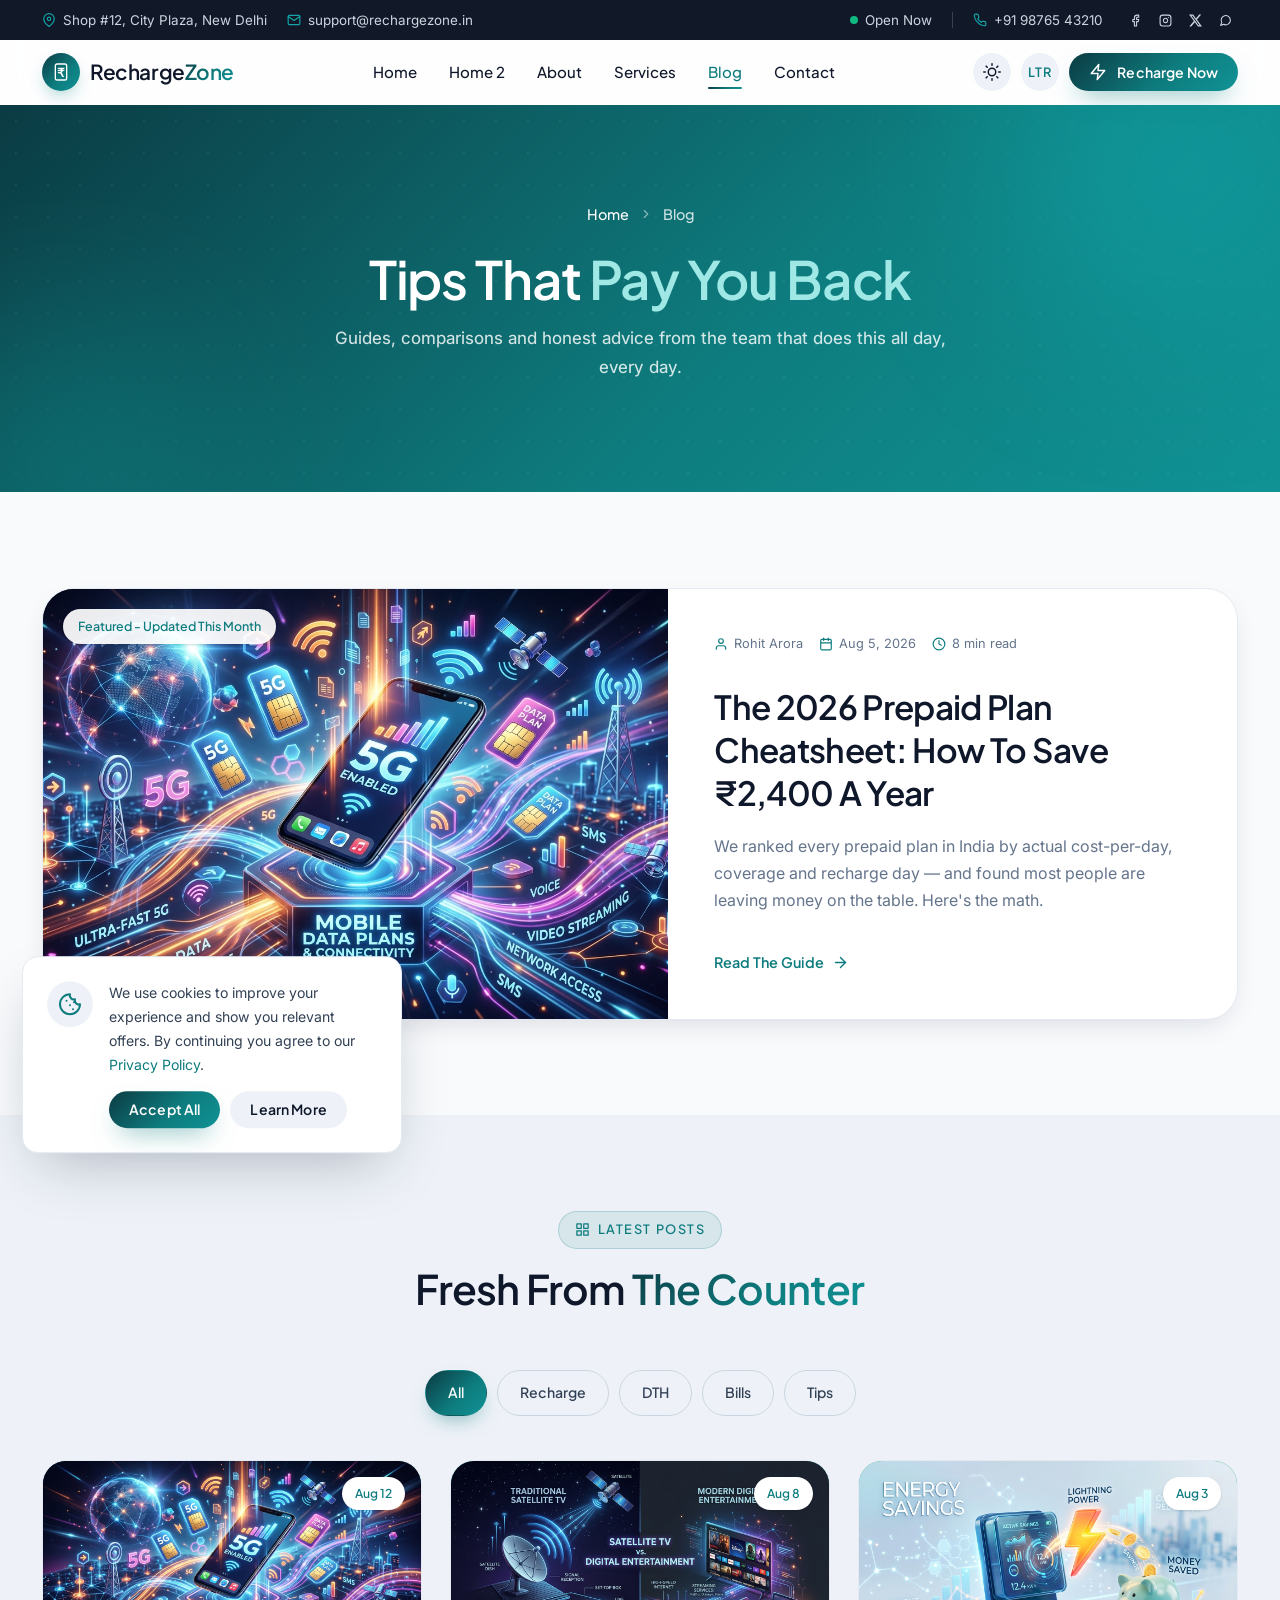
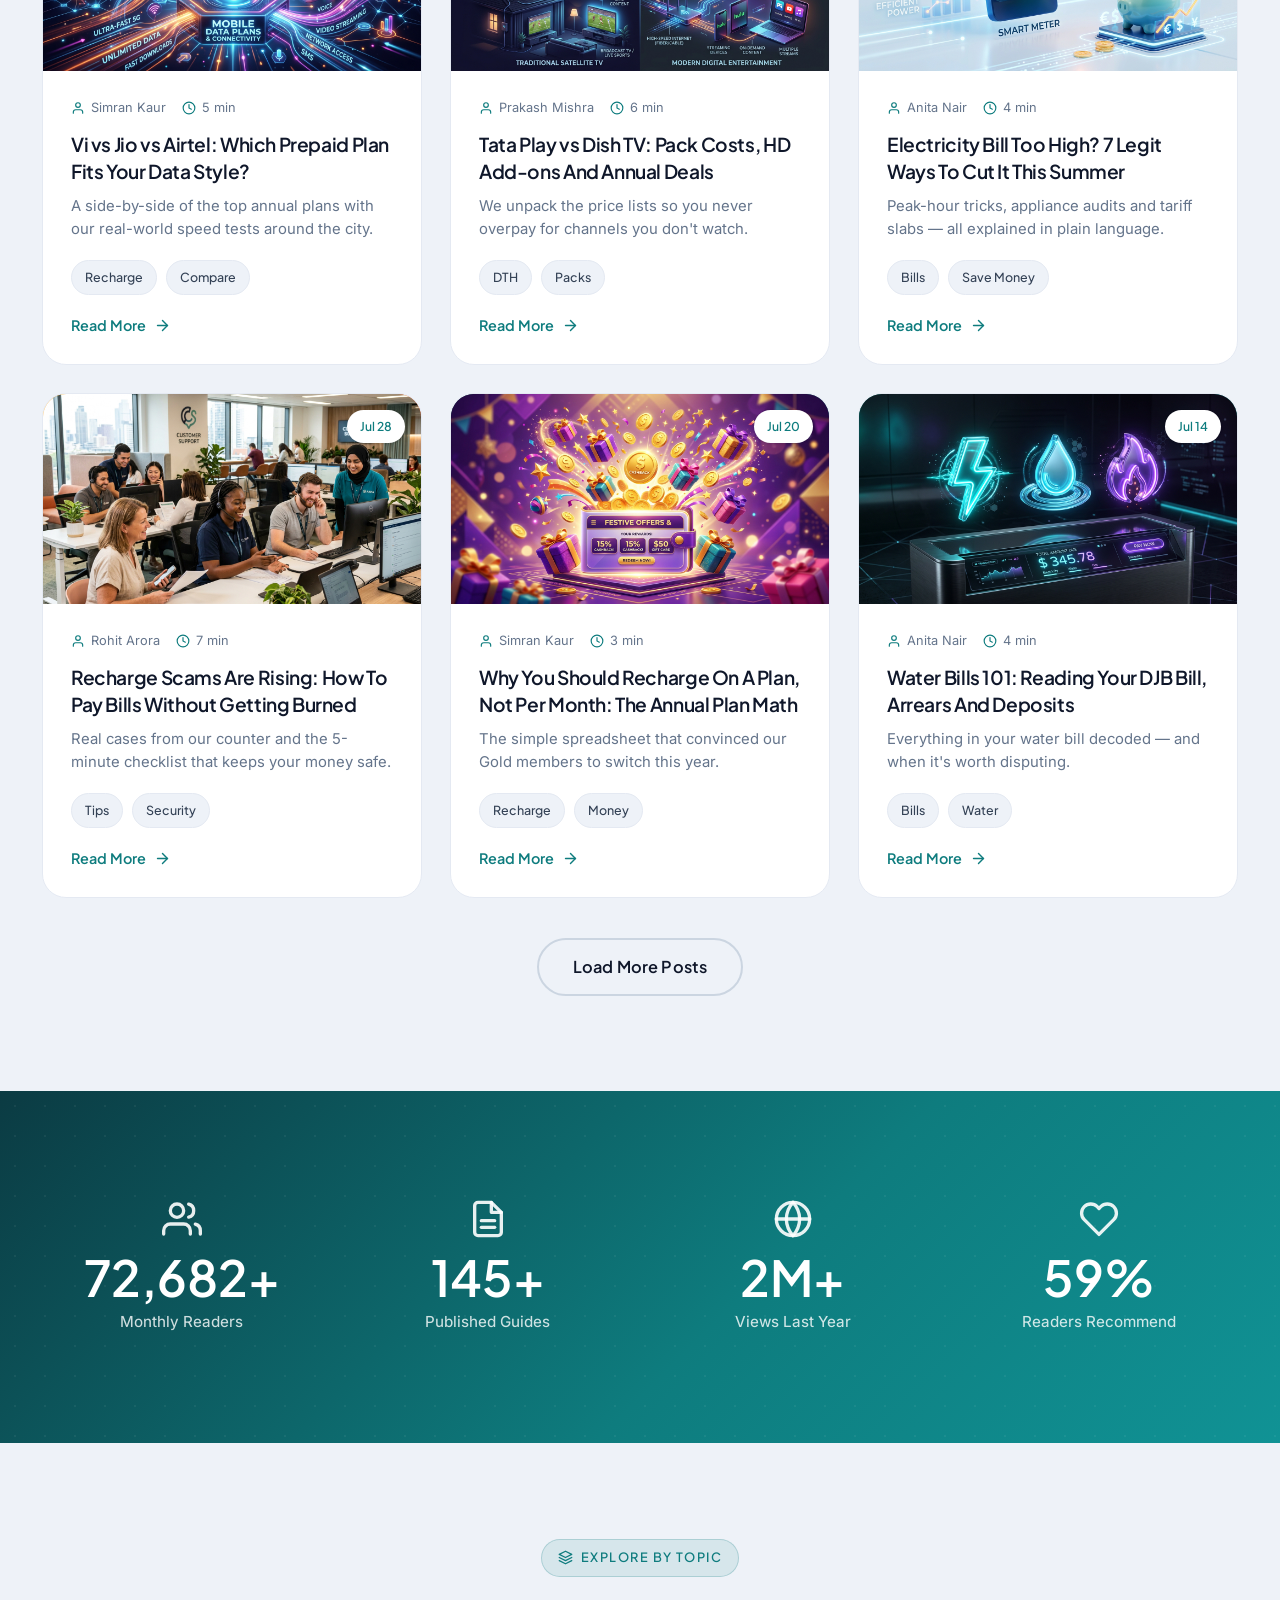
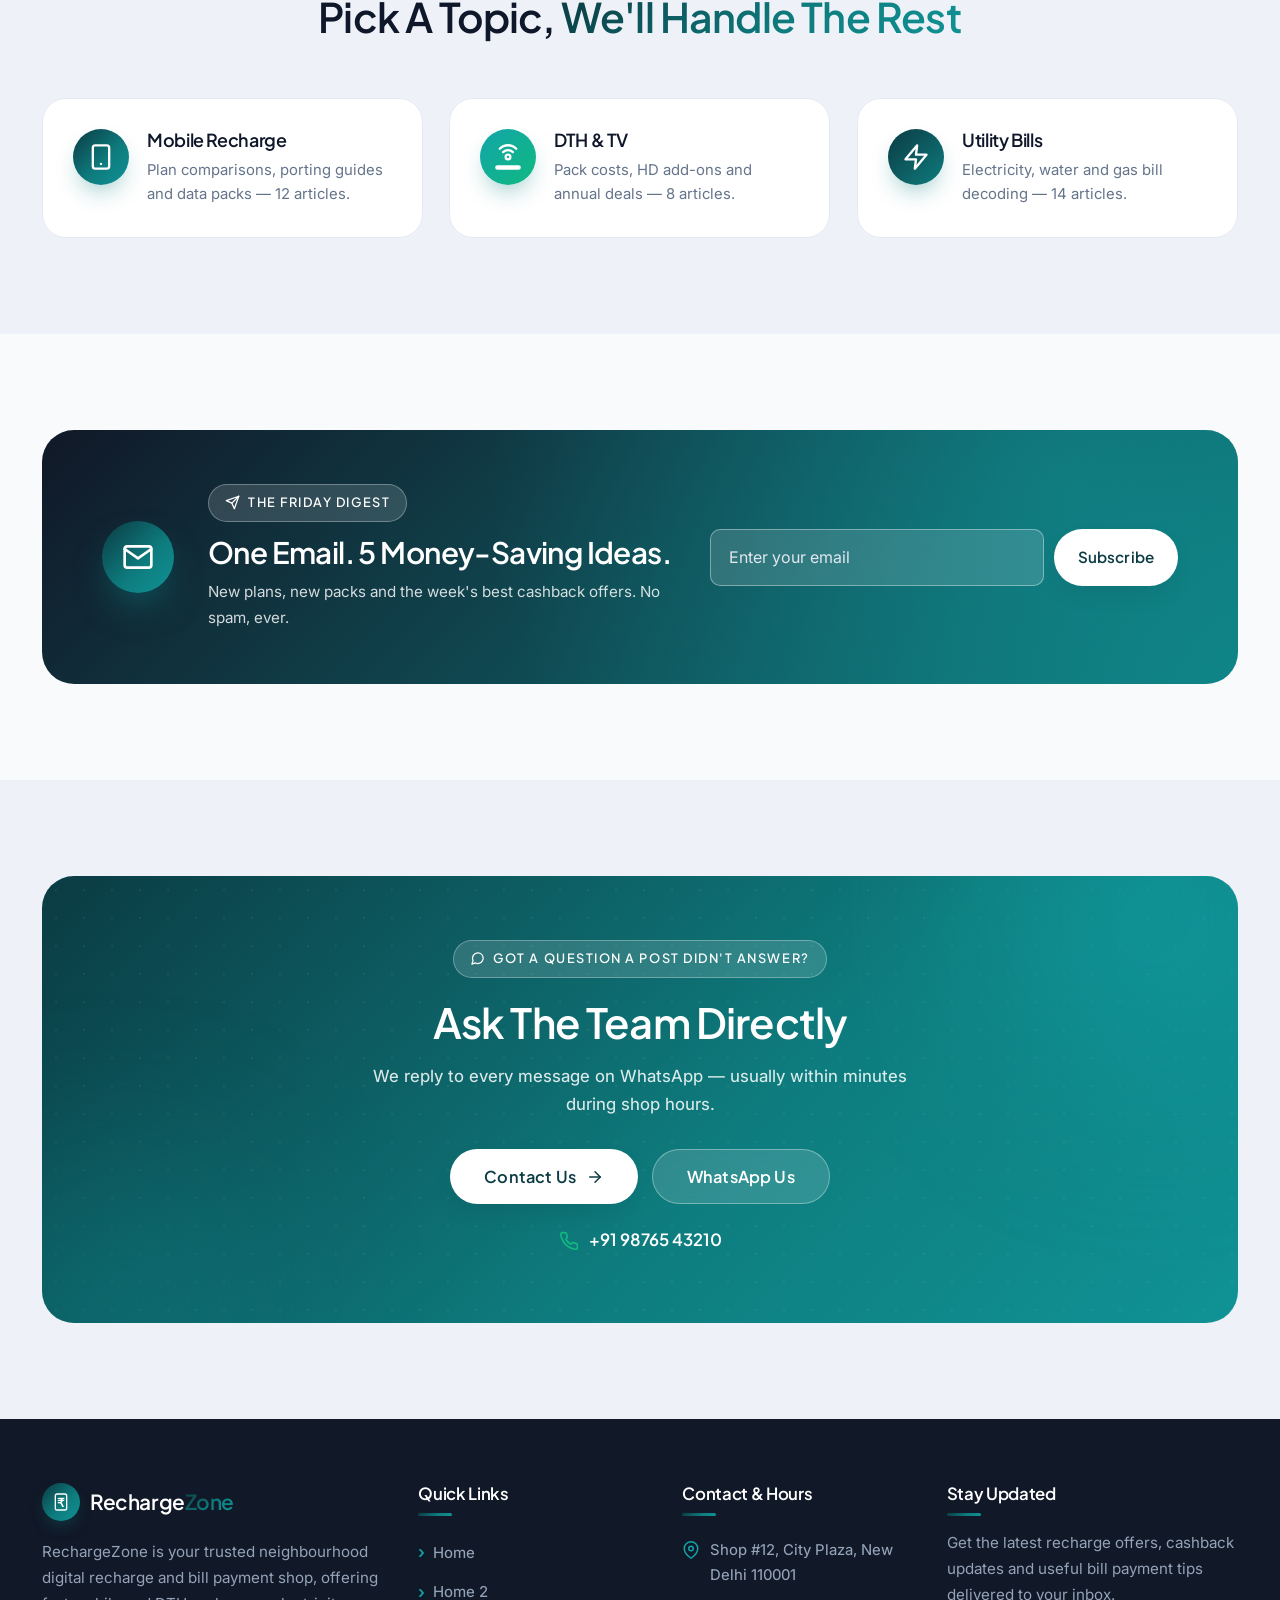
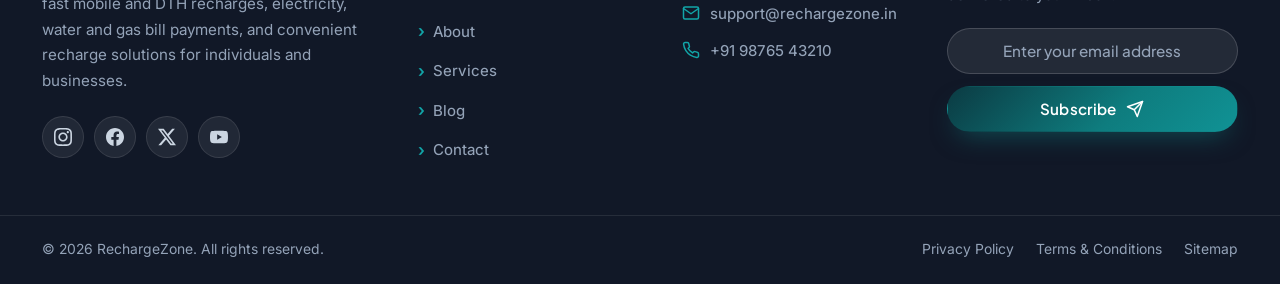
<file: blog.html>
<!DOCTYPE html>
<html lang="en" data-theme="light" dir="ltr">
<head>
  <meta charset="UTF-8">
  <meta name="viewport" content="width=device-width, initial-scale=1.0">
  <title>Blog — RechargeZone | Mobile Recharge & Bill Payment Shop</title>
  <meta name="description" content="Money-saving guides, recharge tips, DTH pack comparisons and bill-payment hacks from the RechargeZone team. Updated every week.">
  <meta name="keywords" content="recharge tips blog, dth pack guide, electricity bill saving, rechargezone blog">
  <meta name="author" content="RechargeZone">
  <meta name="robots" content="index, follow">
  <link rel="canonical" href="https://www.rechargezone.in/blog">
  <meta name="theme-color" content="#0B3B43">
  <meta property="og:type" content="website">
  <meta property="og:title" content="RechargeZone — Mobile Recharge & Bill Payment Shop">
  <meta property="og:description" content="Instant mobile recharge, DTH recharge and utility bill payments with cashback on every transaction.">
  <meta property="og:url" content="https://www.rechargezone.in/">
  <meta property="og:site_name" content="RechargeZone">
  <link rel="icon" type="image/svg+xml" href="data:image/svg+xml,%3Csvg xmlns='http://www.w3.org/2000/svg' viewBox='0 0 24 24'%3E%3Cdefs%3E%3ClinearGradient id='g' x1='0' y1='0' x2='1' y2='1'%3E%3Cstop offset='0' stop-color='%230B3B43'/%3E%3Cstop offset='1' stop-color='%2312A5A8'/%3E%3C/linearGradient%3E%3C/defs%3E%3Crect width='24' height='24' rx='6' fill='url(%23g)'/%3E%3Cg fill='none' stroke='%23fff' stroke-width='1.6' stroke-linecap='round' stroke-linejoin='round'%3E%3Crect x='5.2' y='2.4' width='13.6' height='19.2' rx='2.2' ry='2.2'/%3E%3C/g%3E%3Ctext x='12' y='12.6' text-anchor='middle' dominant-baseline='central' font-family='Segoe UI, Roboto, Arial, sans-serif' font-size='14' font-weight='600' fill='%23fff' stroke='none'%3E%E2%82%B9%3C/text%3E%3C/svg%3E">
  <link rel="preconnect" href="https://fonts.googleapis.com">
  <link rel="preconnect" href="https://fonts.gstatic.com" crossorigin>
  <link href="https://fonts.googleapis.com/css2?family=Inter:wght@400;500;600;700&family=Plus+Jakarta+Sans:wght@500;600;700;800&display=swap" rel="stylesheet">
  <link rel="stylesheet" href="assets/css/style.css">
  <link rel="stylesheet" href="assets/css/responsive.css">
  <script type="application/ld+json">
  {
    "@context": "https://schema.org",
    "@type": "LocalBusiness",
    "name": "RechargeZone",
    "description": "Mobile recharge, DTH recharge and utility bill payment shop.",
    "telephone": "+91 98765 43210",
    "email": "support@rechargezone.in",
    "address": { "@type": "PostalAddress", "streetAddress": "Shop #12, City Plaza", "addressLocality": "New Delhi", "addressRegion": "DL", "postalCode": "110001", "addressCountry": "IN" },
    "openingHours": ["Mo-Sa 08:00-21:30", "Su 10:00-18:00"]
  }
  </script>
</head>
<body>
  <a class="skip-link" href="#main">Skip to main content</a>
  <div class="preloader" id="preloader" aria-hidden="true">
    <div class="preloader-mark">
      <svg class="ic"><use href="#i-logo-mark"></use></svg>
    </div>
    <span class="preloader-name">Recharge<em>Zone</em></span>
  </div>
  <div class="page-transition" id="pageTransition" aria-hidden="true"></div>

  <svg xmlns="http://www.w3.org/2000/svg" style="position:absolute;width:0;height:0;overflow:hidden" aria-hidden="true">
    <symbol id="i-mobile" viewBox="0 0 24 24" fill="none" stroke="currentColor" stroke-width="2" stroke-linecap="round" stroke-linejoin="round"><rect x="5" y="2" width="14" height="20" rx="2"/><line x1="12" y1="18" x2="12.01" y2="18"/></symbol>
    <symbol id="i-satellite" viewBox="0 0 24 24" fill="none" stroke="currentColor" stroke-width="2" stroke-linecap="round" stroke-linejoin="round"><path d="M4.9 4.9a10 10 0 0 1 14.2 0"/><path d="M7.8 7.8a6 6 0 0 1 8.4 0"/><circle cx="12" cy="12" r="2"/><rect x="2" y="20" width="20" height="2" rx="1"/></symbol>
    <symbol id="i-bolt" viewBox="0 0 24 24" fill="none" stroke="currentColor" stroke-width="2" stroke-linecap="round" stroke-linejoin="round"><polygon points="13 2 3 14 12 14 11 22 21 10 12 10 13 2"/></symbol>
    <symbol id="i-droplet" viewBox="0 0 24 24" fill="none" stroke="currentColor" stroke-width="2" stroke-linecap="round" stroke-linejoin="round"><path d="M12 2.69l5.66 5.66a8 8 0 1 1-11.31 0z"/></symbol>
    <symbol id="i-flame" viewBox="0 0 24 24" fill="none" stroke="currentColor" stroke-width="2" stroke-linecap="round" stroke-linejoin="round"><path d="M8.5 14.5A2.5 2.5 0 0 0 11 12c0-1.38-.5-2-1-3-1.072-2.143-.224-4.054 2-6 .5 2.5 2 4.9 4 6.5 2 1.6 3 3.5 3 5.5a7 7 0 1 1-14 0c0-1.153.433-2.294 1-3a2.5 2.5 0 0 0 2.5 2.5z"/></symbol>
    <symbol id="i-globe" viewBox="0 0 24 24" fill="none" stroke="currentColor" stroke-width="2" stroke-linecap="round" stroke-linejoin="round"><circle cx="12" cy="12" r="10"/><path d="M2 12h20"/><path d="M12 2a15.3 15.3 0 0 1 4 10 15.3 15.3 0 0 1-4 10 15.3 15.3 0 0 1-4-10 15.3 15.3 0 0 1 4-10z"/></symbol>
    <symbol id="i-wifi" viewBox="0 0 24 24" fill="none" stroke="currentColor" stroke-width="2" stroke-linecap="round" stroke-linejoin="round"><path d="M5 12.55a11 11 0 0 1 14.08 0"/><path d="M1.42 9a16 16 0 0 1 21.16 0"/><path d="M8.53 16.11a6 6 0 0 1 6.95 0"/><line x1="12" y1="20" x2="12.01" y2="20"/></symbol>
    <symbol id="i-bank" viewBox="0 0 24 24" fill="none" stroke="currentColor" stroke-width="2" stroke-linecap="round" stroke-linejoin="round"><path d="M3 21h18"/><path d="M3 11l9-6 9 6"/><path d="M5 11v10"/><path d="M19 11v10"/><path d="M9 11v10"/><path d="M15 11v10"/></symbol>
    <symbol id="i-wallet" viewBox="0 0 24 24" fill="none" stroke="currentColor" stroke-width="2" stroke-linecap="round" stroke-linejoin="round"><path d="M21 12V7H5a2 2 0 0 1 0-4h14v4"/><path d="M3 5v14a2 2 0 0 0 2 2h16v-5"/><path d="M18 12a2 2 0 0 0 0 4h4v-4z"/></symbol>
    <symbol id="i-shield" viewBox="0 0 24 24" fill="none" stroke="currentColor" stroke-width="2" stroke-linecap="round" stroke-linejoin="round"><path d="M12 22s8-4 8-10V5l-8-3-8 3v7c0 6 8 10 8 10z"/><polyline points="9 11.5 11 13.5 15 9.5"/></symbol>
    <symbol id="i-clock" viewBox="0 0 24 24" fill="none" stroke="currentColor" stroke-width="2" stroke-linecap="round" stroke-linejoin="round"><circle cx="12" cy="12" r="10"/><polyline points="12 6 12 12 16 14"/></symbol>
    <symbol id="i-check" viewBox="0 0 24 24" fill="none" stroke="currentColor" stroke-width="2" stroke-linecap="round" stroke-linejoin="round"><polyline points="20 6 9 17 4 12"/></symbol>
    <symbol id="i-check-circle" viewBox="0 0 24 24" fill="none" stroke="currentColor" stroke-width="2" stroke-linecap="round" stroke-linejoin="round"><path d="M22 11.08V12a10 10 0 1 1-5.93-9.14"/><polyline points="22 4 12 14.01 9 11.01"/></symbol>
    <symbol id="i-x" viewBox="0 0 24 24" fill="none" stroke="currentColor" stroke-width="2" stroke-linecap="round" stroke-linejoin="round"><line x1="18" y1="6" x2="6" y2="18"/><line x1="6" y1="6" x2="18" y2="18"/></symbol>
    <symbol id="i-chevron-down" viewBox="0 0 24 24" fill="none" stroke="currentColor" stroke-width="2" stroke-linecap="round" stroke-linejoin="round"><polyline points="6 9 12 15 18 9"/></symbol>
    <symbol id="i-chevron-left" viewBox="0 0 24 24" fill="none" stroke="currentColor" stroke-width="2" stroke-linecap="round" stroke-linejoin="round"><polyline points="15 18 9 12 15 6"/></symbol>
    <symbol id="i-chevron-right" viewBox="0 0 24 24" fill="none" stroke="currentColor" stroke-width="2" stroke-linecap="round" stroke-linejoin="round"><polyline points="9 18 15 12 9 6"/></symbol>
    <symbol id="i-arrow-right" viewBox="0 0 24 24" fill="none" stroke="currentColor" stroke-width="2" stroke-linecap="round" stroke-linejoin="round"><line x1="5" y1="12" x2="19" y2="12"/><polyline points="12 5 19 12 12 19"/></symbol>
    <symbol id="i-arrow-left" viewBox="0 0 24 24" fill="none" stroke="currentColor" stroke-width="2" stroke-linecap="round" stroke-linejoin="round"><line x1="19" y1="12" x2="5" y2="12"/><polyline points="12 19 5 12 12 5"/></symbol>
    <symbol id="i-arrow-up" viewBox="0 0 24 24" fill="none" stroke="currentColor" stroke-width="2" stroke-linecap="round" stroke-linejoin="round"><line x1="12" y1="19" x2="12" y2="5"/><polyline points="5 12 12 5 19 12"/></symbol>
    <symbol id="i-star" viewBox="0 0 24 24" fill="currentColor" stroke="none"><polygon points="12 2 15.09 8.26 22 9.27 17 14.14 18.18 21.02 12 17.77 5.82 21.02 7 14.14 2 9.27 8.91 8.26 12 2"/></symbol>
    <symbol id="i-quote" viewBox="0 0 24 24" fill="currentColor" stroke="none"><path d="M10 11H6a2 2 0 0 1-2-2V7a2 2 0 0 1 2-2h2a2 2 0 0 1 2 2v6a6 6 0 0 1-6 6"/><path d="M22 11h-4a2 2 0 0 1-2-2V7a2 2 0 0 1 2-2h2a2 2 0 0 1 2 2v6a6 6 0 0 1-6 6"/></symbol>
    <symbol id="i-menu" viewBox="0 0 24 24" fill="none" stroke="currentColor" stroke-width="2" stroke-linecap="round" stroke-linejoin="round"><line x1="3" y1="6" x2="21" y2="6"/><line x1="3" y1="12" x2="21" y2="12"/><line x1="3" y1="18" x2="21" y2="18"/></symbol>
    <symbol id="i-sun" viewBox="0 0 24 24" fill="none" stroke="currentColor" stroke-width="2" stroke-linecap="round" stroke-linejoin="round"><circle cx="12" cy="12" r="5"/><line x1="12" y1="1" x2="12" y2="3"/><line x1="12" y1="21" x2="12" y2="23"/><line x1="4.22" y1="4.22" x2="5.64" y2="5.64"/><line x1="18.36" y1="18.36" x2="19.78" y2="19.78"/><line x1="1" y1="12" x2="3" y2="12"/><line x1="21" y1="12" x2="23" y2="12"/><line x1="4.22" y1="19.78" x2="5.64" y2="18.36"/><line x1="18.36" y1="5.64" x2="19.78" y2="4.22"/></symbol>
    <symbol id="i-moon" viewBox="0 0 24 24" fill="none" stroke="currentColor" stroke-width="2" stroke-linecap="round" stroke-linejoin="round"><path d="M21 12.79A9 9 0 1 1 11.21 3 7 7 0 0 0 21 12.79z"/></symbol>
    <symbol id="i-pin" viewBox="0 0 24 24" fill="none" stroke="currentColor" stroke-width="2" stroke-linecap="round" stroke-linejoin="round"><path d="M21 10c0 7-9 13-9 13s-9-6-9-13a9 9 0 0 1 18 0z"/><circle cx="12" cy="10" r="3"/></symbol>
    <symbol id="i-mail" viewBox="0 0 24 24" fill="none" stroke="currentColor" stroke-width="2" stroke-linecap="round" stroke-linejoin="round"><rect x="2" y="4" width="20" height="16" rx="2"/><path d="M22 6l-10 7L2 6"/></symbol>
    <symbol id="i-phone" viewBox="0 0 24 24" fill="none" stroke="currentColor" stroke-width="2" stroke-linecap="round" stroke-linejoin="round"><path d="M22 16.92v3a2 2 0 0 1-2.18 2 19.79 19.79 0 0 1-8.63-3.07 19.5 19.5 0 0 1-6-6 19.79 19.79 0 0 1-3.07-8.67A2 2 0 0 1 4.11 2h3a2 2 0 0 1 2 1.72 12.84 12.84 0 0 0 .7 2.81 2 2 0 0 1-.45 2.11L8.09 9.91a16 16 0 0 0 6 6l1.27-1.27a2 2 0 0 1 2.11-.45 12.84 12.84 0 0 0 2.81.7A2 2 0 0 1 22 16.92z"/></symbol>
    <symbol id="i-facebook" viewBox="0 0 24 24" fill="none" stroke="currentColor" stroke-width="2" stroke-linecap="round" stroke-linejoin="round"><path d="M18 2h-3a5 5 0 0 0-5 5v3H7v4h3v8h4v-8h3l1-4h-4V7a1 1 0 0 1 1-1h3z"/></symbol>
    <symbol id="i-instagram" viewBox="0 0 24 24" fill="none" stroke="currentColor" stroke-width="2" stroke-linecap="round" stroke-linejoin="round"><rect x="2" y="2" width="20" height="20" rx="5"/><path d="M16 11.37A4 4 0 1 1 12.63 8 4 4 0 0 1 16 11.37z"/><line x1="17.5" y1="6.5" x2="17.51" y2="6.5"/></symbol>
    <symbol id="i-linkedin" viewBox="0 0 24 24" fill="none" stroke="currentColor" stroke-width="2" stroke-linecap="round" stroke-linejoin="round"><path d="M16 8a6 6 0 0 1 6 6v7h-4v-7a2 2 0 0 0-2-2 2 2 0 0 0-2 2v7h-4V9h4v1.5A6 6 0 0 1 16 8z"/><rect x="2" y="9" width="4" height="12"/><circle cx="4" cy="4" r="2"/></symbol>
    <symbol id="i-twitter" viewBox="0 0 24 24" fill="currentColor" stroke="none"><path d="M18.9 1.15h3.68l-8.04 9.19L24 22.85h-7.41l-5.8-7.58-6.64 7.58H.47l8.6-9.83L0 1.15h7.59l5.24 6.93zm-1.29 19.5h2.04L6.49 3.24H4.3z"/></symbol>
    <symbol id="i-whatsapp" viewBox="0 0 24 24" fill="none" stroke="currentColor" stroke-width="2" stroke-linecap="round" stroke-linejoin="round"><path d="M21 11.5a8.5 8.5 0 0 1-12.4 7.5L3 21l2-5.6a8.5 8.5 0 1 1 16-3.9z"/></symbol>
    <symbol id="i-youtube" viewBox="0 0 24 24" fill="none" stroke="currentColor" stroke-width="2" stroke-linecap="round" stroke-linejoin="round"><path d="M22.54 6.42a2.78 2.78 0 0 0-1.95-2C18.88 4 12 4 12 4s-6.88 0-8.59.46a2.78 2.78 0 0 0-1.95 2A29 29 0 0 0 1 11.75a29 29 0 0 0 .46 5.33A2.78 2.78 0 0 0 3.4 19c1.72.46 8.6.46 8.6.46s6.88 0 8.59-.46a2.78 2.78 0 0 0 1.95-2 29 29 0 0 0 .46-5.25 29 29 0 0 0-.46-5.33z"/><polygon points="9.75 15.02 15.5 11.75 9.75 8.48 9.75 15.02"/></symbol>
    <symbol id="i-ig" viewBox="0 0 24 24" fill="currentColor" stroke="none"><path d="M12 0C8.74 0 8.333.015 7.053.072 5.775.132 4.905.333 4.14.63c-.789.306-1.459.717-2.126 1.384S.935 3.35.63 4.14C.333 4.905.131 5.775.072 7.053.012 8.333 0 8.74 0 12s.015 3.667.072 4.947c.06 1.277.261 2.148.558 2.913.306.788.717 1.459 1.384 2.126.667.666 1.336 1.079 2.126 1.384.766.296 1.636.499 2.913.558C8.333 23.988 8.74 24 12 24s3.667-.015 4.947-.072c1.277-.06 2.148-.262 2.913-.558.788-.306 1.459-.718 2.126-1.384.666-.667 1.079-1.337 1.384-2.126.296-.765.499-1.636.558-2.913.06-1.28.072-1.687.072-4.947s-.015-3.667-.072-4.947c-.06-1.277-.262-2.149-.558-2.913-.306-.789-.718-1.459-1.384-2.126C21.319 1.347 20.649.935 19.86.63c-.765-.297-1.636-.499-2.913-.558C15.667.012 15.26 0 12 0zm0 2.16c3.203 0 3.585.016 4.85.071 1.17.055 1.805.249 2.227.415.562.217.96.477 1.382.896.419.42.679.819.896 1.381.164.422.36 1.057.413 2.227.057 1.266.07 1.646.07 4.85s-.015 3.585-.074 4.85c-.061 1.17-.256 1.805-.421 2.227-.224.562-.479.96-.899 1.382-.419.419-.824.679-1.38.896-.42.164-1.065.36-2.235.413-1.274.057-1.649.07-4.859.07-3.211 0-3.586-.015-4.859-.074-1.171-.061-1.816-.256-2.236-.421-.569-.224-.96-.479-1.379-.899-.421-.419-.69-.824-.9-1.38-.165-.42-.359-1.065-.42-2.235-.045-1.26-.061-1.649-.061-4.844 0-3.196.016-3.586.061-4.861.061-1.17.255-1.814.42-2.234.21-.57.479-.96.9-1.381.419-.419.81-.689 1.379-.898.42-.166 1.051-.361 2.221-.421 1.275-.045 1.65-.06 4.859-.06l.045.03zm0 3.678c-3.405 0-6.162 2.76-6.162 6.162 0 3.405 2.76 6.162 6.162 6.162 3.405 0 6.162-2.76 6.162-6.162 0-3.405-2.76-6.162-6.162-6.162zM12 16c-2.21 0-4-1.79-4-4s1.79-4 4-4 4 1.79 4 4-1.79 4-4 4zm7.846-10.405c0 .795-.646 1.44-1.44 1.44-.795 0-1.44-.646-1.44-1.44 0-.794.646-1.439 1.44-1.439.793-.001 1.44.645 1.44 1.439z"/></symbol>
    <symbol id="i-fb" viewBox="0 0 24 24" fill="currentColor" stroke="none"><path d="M24 12.07C24 5.41 18.63 0 12 0S0 5.41 0 12.07C0 18.1 4.39 23.09 10.13 24v-8.44H7.08v-3.49h3.05V9.41c0-3.02 1.79-4.69 4.53-4.69 1.31 0 2.69.24 2.69.24v2.97h-1.52c-1.49 0-1.96.93-1.96 1.89v2.26h3.33l-.53 3.49h-2.8V24C19.61 23.09 24 18.1 24 12.07z"/></symbol>
    <symbol id="i-tw" viewBox="0 0 24 24" fill="currentColor" stroke="none"><path d="M18.9 1.15h3.68l-8.04 9.19L24 22.85h-7.41l-5.8-7.58-6.64 7.58H.47l8.6-9.83L0 1.15h7.59l5.24 6.93zm-1.29 19.5h2.04L6.49 3.24H4.3z"/></symbol>
    <symbol id="i-yt" viewBox="0 0 24 24" fill="currentColor" stroke="none"><path d="M23.5 6.19a3.02 3.02 0 0 0-2.12-2.14C19.5 3.55 12 3.55 12 3.55s-7.5 0-9.38.5A3.02 3.02 0 0 0 .5 6.19C0 8.07 0 12 0 12s0 3.93.5 5.81a3.02 3.02 0 0 0 2.12 2.14c1.88.5 9.38.5 9.38.5s7.5 0 9.38-.5a3.02 3.02 0 0 0 2.12-2.14C24 15.93 24 12 24 12s0-3.93-.5-5.81zM9.55 15.57V8.43L15.82 12l-6.27 3.57z"/></symbol>

    <symbol id="i-plus" viewBox="0 0 24 24" fill="none" stroke="currentColor" stroke-width="2" stroke-linecap="round" stroke-linejoin="round"><line x1="12" y1="5" x2="12" y2="19"/><line x1="5" y1="12" x2="19" y2="12"/></symbol>
    <symbol id="i-minus" viewBox="0 0 24 24" fill="none" stroke="currentColor" stroke-width="2" stroke-linecap="round" stroke-linejoin="round"><line x1="5" y1="12" x2="19" y2="12"/></symbol>
    <symbol id="i-search" viewBox="0 0 24 24" fill="none" stroke="currentColor" stroke-width="2" stroke-linecap="round" stroke-linejoin="round"><circle cx="11" cy="11" r="8"/><line x1="21" y1="21" x2="16.65" y2="16.65"/></symbol>
    <symbol id="i-download" viewBox="0 0 24 24" fill="none" stroke="currentColor" stroke-width="2" stroke-linecap="round" stroke-linejoin="round"><path d="M21 15v4a2 2 0 0 1-2 2H5a2 2 0 0 1-2-2v-4"/><polyline points="7 10 12 15 17 10"/><line x1="12" y1="15" x2="12" y2="3"/></symbol>
    <symbol id="i-users" viewBox="0 0 24 24" fill="none" stroke="currentColor" stroke-width="2" stroke-linecap="round" stroke-linejoin="round"><path d="M17 21v-2a4 4 0 0 0-4-4H5a4 4 0 0 0-4 4v2"/><circle cx="9" cy="7" r="4"/><path d="M23 21v-2a4 4 0 0 0-3-3.87"/><path d="M16 3.13a4 4 0 0 1 0 7.75"/></symbol>
    <symbol id="i-award" viewBox="0 0 24 24" fill="none" stroke="currentColor" stroke-width="2" stroke-linecap="round" stroke-linejoin="round"><circle cx="12" cy="8" r="7"/><polyline points="8.21 13.89 7 23 12 20 17 23 15.79 13.88"/></symbol>
    <symbol id="i-target" viewBox="0 0 24 24" fill="none" stroke="currentColor" stroke-width="2" stroke-linecap="round" stroke-linejoin="round"><circle cx="12" cy="12" r="10"/><circle cx="12" cy="12" r="6"/><circle cx="12" cy="12" r="2"/></symbol>
    <symbol id="i-eye" viewBox="0 0 24 24" fill="none" stroke="currentColor" stroke-width="2" stroke-linecap="round" stroke-linejoin="round"><path d="M1 12s4-8 11-8 11 8 11 8-4 8-11 8-11-8-11-8z"/><circle cx="12" cy="12" r="3"/></symbol>
    <symbol id="i-file" viewBox="0 0 24 24" fill="none" stroke="currentColor" stroke-width="2" stroke-linecap="round" stroke-linejoin="round"><path d="M14 2H6a2 2 0 0 0-2 2v16a2 2 0 0 0 2 2h12a2 2 0 0 0 2-2V8z"/><polyline points="14 2 14 8 20 8"/><line x1="16" y1="13" x2="8" y2="13"/><line x1="16" y1="17" x2="8" y2="17"/></symbol>
    <symbol id="i-layers" viewBox="0 0 24 24" fill="none" stroke="currentColor" stroke-width="2" stroke-linecap="round" stroke-linejoin="round"><polygon points="12 2 2 7 12 12 22 7 12 2"/><polyline points="2 17 12 22 22 17"/><polyline points="2 12 12 17 22 12"/></symbol>
    <symbol id="i-sliders" viewBox="0 0 24 24" fill="none" stroke="currentColor" stroke-width="2" stroke-linecap="round" stroke-linejoin="round"><line x1="4" y1="21" x2="4" y2="14"/><line x1="4" y1="10" x2="4" y2="3"/><line x1="12" y1="21" x2="12" y2="12"/><line x1="12" y1="8" x2="12" y2="3"/><line x1="20" y1="21" x2="20" y2="16"/><line x1="20" y1="12" x2="20" y2="3"/><line x1="1" y1="14" x2="7" y2="14"/><line x1="9" y1="8" x2="15" y2="8"/><line x1="17" y1="16" x2="23" y2="16"/></symbol>
    <symbol id="i-headset" viewBox="0 0 24 24" fill="none" stroke="currentColor" stroke-width="2" stroke-linecap="round" stroke-linejoin="round"><path d="M3 18v-6a9 9 0 0 1 18 0v6"/><path d="M21 19a2 2 0 0 1-2 2h-1a2 2 0 0 1-2-2v-3a2 2 0 0 1 2-2h3zM3 19a2 2 0 0 0 2 2h1a2 2 0 0 0 2-2v-3a2 2 0 0 0-2-2H3z"/></symbol>
    <symbol id="i-bag" viewBox="0 0 24 24" fill="none" stroke="currentColor" stroke-width="2" stroke-linecap="round" stroke-linejoin="round"><path d="M6 2 3 6v14a2 2 0 0 0 2 2h14a2 2 0 0 0 2-2V6l-3-4z"/><line x1="3" y1="6" x2="21" y2="6"/><path d="M16 10a4 4 0 0 1-8 0"/></symbol>
    <symbol id="i-percent" viewBox="0 0 24 24" fill="none" stroke="currentColor" stroke-width="2" stroke-linecap="round" stroke-linejoin="round"><line x1="19" y1="5" x2="5" y2="19"/><circle cx="6.5" cy="6.5" r="2.5"/><circle cx="17.5" cy="17.5" r="2.5"/></symbol>
    <symbol id="i-gift" viewBox="0 0 24 24" fill="none" stroke="currentColor" stroke-width="2" stroke-linecap="round" stroke-linejoin="round"><polyline points="20 12 20 22 4 22 4 12"/><rect x="2" y="7" width="20" height="5"/><line x1="12" y1="22" x2="12" y2="7"/><path d="M12 7H7.5a2.5 2.5 0 0 1 0-5C11 2 12 7 12 7z"/><path d="M12 7h4.5a2.5 2.5 0 0 0 0-5C13 2 12 7 12 7z"/></symbol>
    <symbol id="i-refresh" viewBox="0 0 24 24" fill="none" stroke="currentColor" stroke-width="2" stroke-linecap="round" stroke-linejoin="round"><polyline points="23 4 23 10 17 10"/><polyline points="1 20 1 14 7 14"/><path d="M3.51 9a9 9 0 0 1 14.85-3.36L23 10M1 14l4.64 4.36A9 9 0 0 0 20.49 15"/></symbol>
    <symbol id="i-user" viewBox="0 0 24 24" fill="none" stroke="currentColor" stroke-width="2" stroke-linecap="round" stroke-linejoin="round"><path d="M20 21v-2a4 4 0 0 0-4-4H8a4 4 0 0 0-4 4v2"/><circle cx="12" cy="7" r="4"/></symbol>
    <symbol id="i-calendar" viewBox="0 0 24 24" fill="none" stroke="currentColor" stroke-width="2" stroke-linecap="round" stroke-linejoin="round"><rect x="3" y="4" width="18" height="18" rx="2"/><line x1="16" y1="2" x2="16" y2="6"/><line x1="8" y1="2" x2="8" y2="6"/><line x1="3" y1="10" x2="21" y2="10"/></symbol>
    <symbol id="i-send" viewBox="0 0 24 24" fill="none" stroke="currentColor" stroke-width="2" stroke-linecap="round" stroke-linejoin="round"><line x1="22" y1="2" x2="11" y2="13"/><polygon points="22 2 15 22 11 13 2 9 22 2"/></symbol>
    <symbol id="i-lock" viewBox="0 0 24 24" fill="none" stroke="currentColor" stroke-width="2" stroke-linecap="round" stroke-linejoin="round"><rect x="3" y="11" width="18" height="11" rx="2"/><path d="M7 11V7a5 5 0 0 1 10 0v4"/></symbol>
    <symbol id="i-card" viewBox="0 0 24 24" fill="none" stroke="currentColor" stroke-width="2" stroke-linecap="round" stroke-linejoin="round"><rect x="1" y="4" width="22" height="16" rx="2"/><line x1="1" y1="10" x2="23" y2="10"/></symbol>
    <symbol id="i-building" viewBox="0 0 24 24" fill="none" stroke="currentColor" stroke-width="2" stroke-linecap="round" stroke-linejoin="round"><rect x="4" y="2" width="16" height="20" rx="2"/><path d="M9 22v-4h6v4"/><path d="M8 6h.01"/><path d="M16 6h.01"/><path d="M8 10h.01"/><path d="M16 10h.01"/><path d="M8 14h.01"/><path d="M16 14h.01"/></symbol>
    <symbol id="i-home" viewBox="0 0 24 24" fill="none" stroke="currentColor" stroke-width="2" stroke-linecap="round" stroke-linejoin="round"><path d="M3 9l9-7 9 7v11a2 2 0 0 1-2 2H5a2 2 0 0 1-2-2z"/><polyline points="9 22 9 12 15 12 15 22"/></symbol>
    <symbol id="i-info" viewBox="0 0 24 24" fill="none" stroke="currentColor" stroke-width="2" stroke-linecap="round" stroke-linejoin="round"><circle cx="12" cy="12" r="10"/><line x1="12" y1="16" x2="12" y2="12"/><line x1="12" y1="8" x2="12.01" y2="8"/></symbol>
    <symbol id="i-play" viewBox="0 0 24 24" fill="none" stroke="currentColor" stroke-width="2" stroke-linecap="round" stroke-linejoin="round"><polygon points="5 3 19 12 5 21 5 3"/></symbol>
    <symbol id="i-briefcase" viewBox="0 0 24 24" fill="none" stroke="currentColor" stroke-width="2" stroke-linecap="round" stroke-linejoin="round"><rect x="2" y="7" width="20" height="14" rx="2"/><path d="M16 21V5a2 2 0 0 0-2-2h-4a2 2 0 0 0-2 2v16"/></symbol>
    <symbol id="i-heart" viewBox="0 0 24 24" fill="none" stroke="currentColor" stroke-width="2" stroke-linecap="round" stroke-linejoin="round"><path d="M20.84 4.61a5.5 5.5 0 0 0-7.78 0L12 5.67l-1.06-1.06a5.5 5.5 0 0 0-7.78 7.78l1.06 1.06L12 21.23l7.78-7.78 1.06-1.06a5.5 5.5 0 0 0 0-7.78z"/></symbol>
    <symbol id="i-activity" viewBox="0 0 24 24" fill="none" stroke="currentColor" stroke-width="2" stroke-linecap="round" stroke-linejoin="round"><polyline points="22 12 18 12 15 21 9 3 6 12 2 12"/></symbol>
    <symbol id="i-grid" viewBox="0 0 24 24" fill="none" stroke="currentColor" stroke-width="2" stroke-linecap="round" stroke-linejoin="round"><rect x="3" y="3" width="7" height="7"/><rect x="14" y="3" width="7" height="7"/><rect x="14" y="14" width="7" height="7"/><rect x="3" y="14" width="7" height="7"/></symbol>
    <symbol id="i-cup" viewBox="0 0 24 24" fill="none" stroke="currentColor" stroke-width="2" stroke-linecap="round" stroke-linejoin="round"><path d="M18 8h1a4 4 0 0 1 0 8h-1"/><path d="M2 8h16v9a4 4 0 0 1-4 4H6a4 4 0 0 1-4-4z"/><line x1="6" y1="1" x2="6" y2="4"/><line x1="10" y1="1" x2="10" y2="4"/><line x1="14" y1="1" x2="14" y2="4"/></symbol>
    <symbol id="i-package" viewBox="0 0 24 24" fill="none" stroke="currentColor" stroke-width="2" stroke-linecap="round" stroke-linejoin="round"><path d="M21 16V8a2 2 0 0 0-1-1.73l-7-4a2 2 0 0 0-2 0l-7 4A2 2 0 0 0 3 8v8a2 2 0 0 0 1 1.73l7 4a2 2 0 0 0 2 0l7-4A2 2 0 0 0 21 16z"/><polyline points="3.27 6.96 12 12.01 20.73 6.96"/><line x1="12" y1="22.08" x2="12" y2="12"/></symbol>
    <symbol id="i-book" viewBox="0 0 24 24" fill="none" stroke="currentColor" stroke-width="2" stroke-linecap="round" stroke-linejoin="round"><path d="M4 19.5A2.5 2.5 0 0 1 6.5 17H20"/><path d="M6.5 2H20v20H6.5A2.5 2.5 0 0 1 4 19.5v-15A2.5 2.5 0 0 1 6.5 2z"/></symbol>
    <symbol id="i-cookie" viewBox="0 0 24 24" fill="none" stroke="currentColor" stroke-width="2" stroke-linecap="round" stroke-linejoin="round"><path d="M12 2a10 10 0 1 0 10 10 4 4 0 0 1-5-5 4 4 0 0 1-5-5z"/><path d="M8.5 8.5h.01"/><path d="M12 13h.01"/><path d="M15 17h.01"/><path d="M16 10h.01"/></symbol>
    <symbol id="i-trend" viewBox="0 0 24 24" fill="none" stroke="currentColor" stroke-width="2" stroke-linecap="round" stroke-linejoin="round"><polyline points="23 6 13.5 15.5 8.5 10.5 1 18"/><polyline points="17 6 23 6 23 12"/></symbol>
    <symbol id="i-message" viewBox="0 0 24 24" fill="none" stroke="currentColor" stroke-width="2" stroke-linecap="round" stroke-linejoin="round"><path d="M21 11.5a8.38 8.38 0 0 1-.9 3.8 8.5 8.5 0 0 1-7.6 4.7 8.38 8.38 0 0 1-3.8-.9L3 21l1.9-5.7a8.38 8.38 0 0 1-.9-3.8 8.5 8.5 0 0 1 4.7-7.6 8.38 8.38 0 0 1 3.8-.9h.5a8.48 8.48 0 0 1 8 8v.5z"/></symbol>
    <symbol id="i-hammer" viewBox="0 0 24 24" fill="none" stroke="currentColor" stroke-width="2" stroke-linecap="round" stroke-linejoin="round"><path d="M15 12l-8.5 8.5a2.12 2.12 0 1 1-3-3L12 9"/><path d="M17.64 15L22 10.64"/><path d="M20.91 11.7l-1.25-1.25c-.6-.6-.93-1.4-.93-2.25v-.86L16.01 4.6a5.56 5.56 0 0 0-3.94-1.64H9l.92.82A6.18 6.18 0 0 1 12 8.4v1.56l2 2h2.47l2.26 1.91"/></symbol>
    <symbol id="i-rating" viewBox="0 0 24 24" fill="none" stroke="currentColor" stroke-width="2" stroke-linecap="round" stroke-linejoin="round"><path d="M2 12h5l2-4 4 8 2-4h7"/></symbol>
  <symbol id="i-alert" viewBox="0 0 24 24" fill="none" stroke="currentColor" stroke-width="2" stroke-linecap="round" stroke-linejoin="round"><path d="M10.29 3.86L1.82 18a2 2 0 0 0 1.71 3h16.94a2 2 0 0 0 1.71-3L13.71 3.86a2 2 0 0 0-3.42 0z"/><line x1="12" y1="9" x2="12" y2="13"/><line x1="12" y1="17" x2="12.01" y2="17"/></symbol>
  <symbol id="i-map-pin" viewBox="0 0 24 24" fill="none" stroke="currentColor" stroke-width="2" stroke-linecap="round" stroke-linejoin="round"><path d="M21 10c0 7-9 13-9 13s-9-6-9-13a9 9 0 0 1 18 0z"/><circle cx="12" cy="10" r="3"/></symbol>
  <symbol id="i-navigation" viewBox="0 0 24 24" fill="none" stroke="currentColor" stroke-width="2" stroke-linecap="round" stroke-linejoin="round"><polygon points="3 11 22 2 13 21 11 13 3 11"/></symbol>
<symbol id="i-logo-mark" viewBox="0 0 24 24"><g fill="none" stroke="#fff" stroke-width="1.6" stroke-linecap="round" stroke-linejoin="round"><rect x="5.2" y="2.4" width="13.6" height="19.2" rx="2.2" ry="2.2"/></g><text x="12" y="12.6" text-anchor="middle" dominant-baseline="central" font-family="Segoe UI, Roboto, Arial, sans-serif" font-size="14" font-weight="600" fill="#fff" stroke="none">&#8377;</text></symbol>
  </svg>

  <header class="site-header" id="siteHeader">
    <div class="topbar">
      <div class="container topbar-inner">
        <div class="topbar-left">
          <span><svg class="ic"><use href="#i-pin"></use></svg> Shop #12, City Plaza, New Delhi</span>
          <a href="mailto:support@rechargezone.in"><svg class="ic"><use href="#i-mail"></use></svg> support@rechargezone.in</a>
        </div>
        <div class="topbar-right">
          <span class="store-status" data-store-status><span class="dot"></span><span>Checking…</span></span>
          <span class="topbar-divider"></span>
          <a href="tel:+919876543210"><svg class="ic"><use href="#i-phone"></use></svg> +91 98765 43210</a>
          <div class="topbar-social">
            <a href="#" aria-label="Facebook"><svg class="ic"><use href="#i-facebook"></use></svg></a>
            <a href="#" aria-label="Instagram"><svg class="ic"><use href="#i-instagram"></use></svg></a>
            <a href="#" aria-label="X"><svg class="ic"><use href="#i-twitter"></use></svg></a>
            <a href="#" aria-label="WhatsApp"><svg class="ic"><use href="#i-whatsapp"></use></svg></a>
          </div>
        </div>
      </div>
    </div>
    <div class="header-main">
      <div class="container header-inner">
        <a href="index.html" class="brand" aria-label="RechargeZone — home">
          <span class="brand-mark"><svg class="ic"><use href="#i-logo-mark"></use></svg></span>
          <span class="brand-text">Recharge<em>Zone</em></span>
        </a>
        <nav class="main-nav" id="mainNav" aria-label="Primary navigation">
          <ul class="nav-list">
            <li><a href="index.html" class="nav-link">Home</a></li>
            <li><a href="home-2.html" class="nav-link">Home 2</a></li>
            <li><a href="about.html" class="nav-link">About</a></li>
            <li><a href="services.html" class="nav-link">Services</a></li>
            <li><a href="blog.html" class="nav-link active" aria-current="page">Blog</a></li>
            <li><a href="contact.html" class="nav-link">Contact</a></li>
          </ul>
          <div class="nav-cta-mobile">
            <a href="index.html#recharge" class="btn btn-primary btn-block">Recharge Now</a>
          </div>
        </nav>
        <div class="header-actions">
          <button class="icon-btn" id="themeToggle" type="button" aria-label="Toggle dark mode">
            <svg class="ic i-sun"><use href="#i-sun"></use></svg>
            <svg class="ic i-moon"><use href="#i-moon"></use></svg>
          </button>
          <button class="icon-btn" id="dirToggle" type="button" aria-label="Toggle RTL layout">
            <span class="dir-label" id="dirLabel">LTR</span>
          </button>
          <a href="index.html#recharge" class="btn btn-primary btn-sm header-cta"><svg class="ic"><use href="#i-bolt"></use></svg> Recharge Now</a>
          <button class="icon-btn nav-toggle" id="navToggle" type="button" aria-label="Open menu" aria-expanded="false">
            <svg class="ic i-open"><use href="#i-menu"></use></svg>
            <svg class="ic i-close"><use href="#i-x"></use></svg>
          </button>
        </div>
      </div>
    </div>
  </header>

  <main id="main">
    <section class="page-banner" aria-labelledby="bl-banner-title">
      <div class="blob b1" aria-hidden="true"></div>
      <div class="blob b2" aria-hidden="true"></div>
      <div class="container">
        <nav class="breadcrumb" aria-label="Breadcrumb">
          <a href="index.html">Home</a>
          <svg class="ic sep"><use href="#i-chevron-right"></use></svg>
          <span aria-current="page">Blog</span>
        </nav>
        <h1 id="bl-banner-title">Tips That <span style="color:#9FE8E6">Pay You Back</span></h1>
        <p>Guides, comparisons and honest advice from the team that does this all day, every day.</p>
      </div>
    </section>

    <section class="section" aria-labelledby="bl-featured-title">
      <div class="container">
        <a href="blog-details.html?post=prepaid-plans" class="featured-post reveal">
          <div class="fp-media">
            <span class="grad"></span><span class="grid-pat"></span>
            <img class="img" src="assets/img/blog_prepaid_plans_1786707172939.jpg" alt="The 2026 prepaid plan cheatsheet" loading="lazy">
            <span class="fp-tag">Featured - Updated This Month</span>
          </div>
          <div class="fp-body">
            <div class="post-meta">
              <span><svg class="ic"><use href="#i-user"></use></svg> Rohit Arora</span>
              <span><svg class="ic"><use href="#i-calendar"></use></svg> Aug 5, 2026</span>
              <span><svg class="ic"><use href="#i-clock"></use></svg> 8 min read</span>
            </div>
            <h2 id="bl-featured-title">The 2026 Prepaid Plan Cheatsheet: How To Save ₹2,400 A Year</h2>
            <p>We ranked every prepaid plan in India by actual cost-per-day, coverage and recharge day — and found most people are leaving money on the table. Here's the math.</p>
            <span class="card-link" style="display:inline-flex">Read The Guide <svg class="ic fwd"><use href="#i-arrow-right"></use></svg></span>
          </div>
        </a>
      </div>
    </section>

    <section class="section section-soft" id="posts" aria-labelledby="bl-grid-title">
      <div class="container">
        <div class="section-head reveal">
          <span class="eyebrow"><svg class="ic"><use href="#i-grid"></use></svg> Latest Posts</span>
          <h2 id="bl-grid-title">Fresh From <span class="grad-text">The Counter</span></h2>
        </div>
        <div class="blog-filter reveal" role="tablist" aria-label="Filter posts">
          <button type="button" class="filter-btn is-active" data-filter="all">All</button>
          <button type="button" class="filter-btn" data-filter="recharge">Recharge</button>
          <button type="button" class="filter-btn" data-filter="dth">DTH</button>
          <button type="button" class="filter-btn" data-filter="bills">Bills</button>
          <button type="button" class="filter-btn" data-filter="tips">Tips</button>
        </div>
        <div class="blog-grid">
          <article class="card post-card reveal" style="--d:.05s" data-category="recharge">
            <div class="post-thumb" style="background:linear-gradient(135deg,#0B3B43,#0E7C7E)"><img class="img" src="assets/img/blog_prepaid_plans_1786707172939.jpg" alt="Vi vs Jio vs Airtel prepaid plans" loading="lazy"><span class="post-date">Aug 12</span></div>
            <div class="post-body">
              <div class="post-meta"><span><svg class="ic"><use href="#i-user"></use></svg> Simran Kaur</span><span><svg class="ic"><use href="#i-clock"></use></svg> 5 min</span></div>
              <h3><a href="blog-details.html?post=prepaid-compare">Vi vs Jio vs Airtel: Which Prepaid Plan Fits Your Data Style?</a></h3>
              <p>A side-by-side of the top annual plans with our real-world speed tests around the city.</p>
              <div class="post-tags"><span>Recharge</span><span>Compare</span></div>
              <a href="blog-details.html?post=prepaid-compare" class="card-link">Read More <svg class="ic fwd"><use href="#i-arrow-right"></use></svg></a>
            </div>
          </article>
          <article class="card post-card reveal" style="--d:.1s" data-category="dth">
            <div class="post-thumb" style="background:linear-gradient(135deg,#12A5A8,#0F766E)"><img class="img" src="assets/img/blog_dth_comparison_1786707320519.jpg" alt="Tata Play vs Dish TV comparison" loading="lazy"><span class="post-date">Aug 8</span></div>
            <div class="post-body">
              <div class="post-meta"><span><svg class="ic"><use href="#i-user"></use></svg> Prakash Mishra</span><span><svg class="ic"><use href="#i-clock"></use></svg> 6 min</span></div>
              <h3><a href="blog-details.html?post=dth-compare">Tata Play vs Dish TV: Pack Costs, HD Add-ons And Annual Deals</a></h3>
              <p>We unpack the price lists so you never overpay for channels you don't watch.</p>
              <div class="post-tags"><span>DTH</span><span>Packs</span></div>
              <a href="blog-details.html?post=dth-compare" class="card-link">Read More <svg class="ic fwd"><use href="#i-arrow-right"></use></svg></a>
            </div>
          </article>
          <article class="card post-card reveal" style="--d:.15s" data-category="bills">
            <div class="post-thumb" style="background:linear-gradient(135deg,#10B981,#059669)"><img class="img" src="assets/img/blog_electricity_bills_1786707427581.jpg" alt="Cutting electricity bills in summer" loading="lazy"><span class="post-date">Aug 3</span></div>
            <div class="post-body">
              <div class="post-meta"><span><svg class="ic"><use href="#i-user"></use></svg> Anita Nair</span><span><svg class="ic"><use href="#i-clock"></use></svg> 4 min</span></div>
              <h3><a href="blog-details.html?post=electricity-savings">Electricity Bill Too High? 7 Legit Ways To Cut It This Summer</a></h3>
              <p>Peak-hour tricks, appliance audits and tariff slabs — all explained in plain language.</p>
              <div class="post-tags"><span>Bills</span><span>Save Money</span></div>
              <a href="blog-details.html?post=electricity-savings" class="card-link">Read More <svg class="ic fwd"><use href="#i-arrow-right"></use></svg></a>
            </div>
          </article>
          <article class="card post-card reveal" style="--d:.05s" data-category="tips">
            <div class="post-thumb" style="background:linear-gradient(135deg,#F59E0B,#DC2626)"><img class="img" src="assets/img/team_at_work_1786706380463.jpg" alt="Avoiding recharge scams" loading="lazy"><span class="post-date">Jul 28</span></div>
            <div class="post-body">
              <div class="post-meta"><span><svg class="ic"><use href="#i-user"></use></svg> Rohit Arora</span><span><svg class="ic"><use href="#i-clock"></use></svg> 7 min</span></div>
              <h3><a href="blog-details.html?post=scam-guide">Recharge Scams Are Rising: How To Pay Bills Without Getting Burned</a></h3>
              <p>Real cases from our counter and the 5-minute checklist that keeps your money safe.</p>
              <div class="post-tags"><span>Tips</span><span>Security</span></div>
              <a href="blog-details.html?post=scam-guide" class="card-link">Read More <svg class="ic fwd"><use href="#i-arrow-right"></use></svg></a>
            </div>
          </article>
          <article class="card post-card reveal" style="--d:.1s" data-category="recharge">
            <div class="post-thumb" style="background:linear-gradient(135deg,#0B3B43,#0E7C7E)"><img class="img" src="assets/img/hero_cashback_offers_1786705723237.jpg" alt="Annual recharge plan math" loading="lazy"><span class="post-date">Jul 20</span></div>
            <div class="post-body">
              <div class="post-meta"><span><svg class="ic"><use href="#i-user"></use></svg> Simran Kaur</span><span><svg class="ic"><use href="#i-clock"></use></svg> 3 min</span></div>
              <h3><a href="blog-details.html?post=annual-plan-math">Why You Should Recharge On A Plan, Not Per Month: The Annual Plan Math</a></h3>
              <p>The simple spreadsheet that convinced our Gold members to switch this year.</p>
              <div class="post-tags"><span>Recharge</span><span>Money</span></div>
              <a href="blog-details.html?post=annual-plan-math" class="card-link">Read More <svg class="ic fwd"><use href="#i-arrow-right"></use></svg></a>
            </div>
          </article>
          <article class="card post-card reveal" style="--d:.15s" data-category="bills">
            <div class="post-thumb" style="background:linear-gradient(135deg,#0F766E,#12A5A8)"><img class="img" src="assets/img/hero_utility_bills_1786705702206.jpg" alt="Water bill reading guide" loading="lazy"><span class="post-date">Jul 14</span></div>
            <div class="post-body">
              <div class="post-meta"><span><svg class="ic"><use href="#i-user"></use></svg> Anita Nair</span><span><svg class="ic"><use href="#i-clock"></use></svg> 4 min</span></div>
              <h3><a href="blog-details.html?post=water-bills-101">Water Bills 101: Reading Your DJB Bill, Arrears And Deposits</a></h3>
              <p>Everything in your water bill decoded — and when it's worth disputing.</p>
              <div class="post-tags"><span>Bills</span><span>Water</span></div>
              <a href="blog-details.html?post=water-bills-101" class="card-link">Read More <svg class="ic fwd"><use href="#i-arrow-right"></use></svg></a>
            </div>
          </article>
        </div>
        <div class="text-center mt-40 reveal">
          <button type="button" class="btn btn-outline btn-lg" onclick="this.parentElement.previousElementSibling.style.maxHeight='none';this.style.display='none'">Load More Posts</button>
        </div>
      </div>
    </section>

    <section class="stats-band section" aria-label="Blog statistics">
      <div class="container">
        <div class="stats-grid">
          <div class="stat-item reveal">
            <svg class="ic"><use href="#i-users"></use></svg>
            <div class="stat-num"><span data-count="120000" data-suffix="+">0</span></div>
            <div class="stat-label">Monthly Readers</div>
          </div>
          <div class="stat-item reveal" style="--d:.1s">
            <svg class="ic"><use href="#i-file"></use></svg>
            <div class="stat-num"><span data-count="240" data-suffix="+">0</span></div>
            <div class="stat-label">Published Guides</div>
          </div>
          <div class="stat-item reveal" style="--d:.2s">
            <svg class="ic"><use href="#i-globe"></use></svg>
            <div class="stat-num"><span data-count="4" data-suffix="M+">0</span></div>
            <div class="stat-label">Views Last Year</div>
          </div>
          <div class="stat-item reveal" style="--d:.3s">
            <svg class="ic"><use href="#i-heart"></use></svg>
            <div class="stat-num"><span data-count="98" data-suffix="%">0</span></div>
            <div class="stat-label">Readers Recommend</div>
          </div>
        </div>
      </div>
    </section>

    <section class="section section-soft" aria-labelledby="bl-topics-title">
      <div class="container">
        <div class="section-head reveal">
          <span class="eyebrow"><svg class="ic"><use href="#i-layers"></use></svg> Explore By Topic</span>
          <h2 id="bl-topics-title">Pick A Topic, <span class="grad-text">We'll Handle The Rest</span></h2>
        </div>
        <div class="feature-grid">
          <a href="blog.html#posts" class="card feature-card reveal" style="--d:.05s">
            <div class="card-icon"><svg class="ic"><use href="#i-mobile"></use></svg></div>
            <div><h3>Mobile Recharge</h3><p>Plan comparisons, porting guides and data packs — 12 articles.</p></div>
          </a>
          <a href="blog.html#posts" class="card feature-card reveal" style="--d:.1s">
            <div class="card-icon" style="background:var(--grad-cyan)"><svg class="ic"><use href="#i-satellite"></use></svg></div>
            <div><h3>DTH &amp; TV</h3><p>Pack costs, HD add-ons and annual deals — 8 articles.</p></div>
          </a>
          <a href="blog.html#posts" class="card feature-card reveal" style="--d:.15s">
            <div class="card-icon" style="background:linear-gradient(135deg,#0B3B43,#0E7C7E)"><svg class="ic"><use href="#i-bolt"></use></svg></div>
            <div><h3>Utility Bills</h3><p>Electricity, water and gas bill decoding — 14 articles.</p></div>
          </a>
        </div>
      </div>
    </section>

    <section class="section" aria-labelledby="bl-news-title">
      <div class="container">
        <div class="newsletter-card reveal">
          <span class="grad" aria-hidden="true"></span>
          <span class="nl-ic"><svg class="ic"><use href="#i-mail"></use></svg></span>
          <div>
            <span class="eyebrow invert"><svg class="ic"><use href="#i-send"></use></svg> The Friday Digest</span>
            <h2 id="bl-news-title">One Email. 5 Money-Saving Ideas.</h2>
            <p>New plans, new packs and the week's best cashback offers. No spam, ever.</p>
          </div>
          <form class="newsletter-form" data-validate novalidate>
            <div class="nl-group">
              <input type="email" class="field-input" placeholder="Enter your email" aria-label="Email address" required>
              <button type="submit" class="btn btn-primary">Subscribe</button>
            </div>
            <div class="success-msg" role="status"><svg class="ic"><use href="#i-check-circle"></use></svg> Subscribed! Check your inbox for the welcome email.</div>
            <div class="error-msg" role="alert"><svg class="ic"><use href="#i-x"></use></svg> Enter a valid email address.</div>
          </form>
        </div>
      </div>
    </section>

    <section class="section section-soft" aria-labelledby="bl-cta-title">
      <div class="container">
        <div class="cta-band reveal">
          <span class="blob" aria-hidden="true"></span>
          <span class="eyebrow invert"><svg class="ic"><use href="#i-message"></use></svg> Got A Question A Post Didn't Answer?</span>
          <h2 id="bl-cta-title">Ask The Team Directly</h2>
          <p>We reply to every message on WhatsApp — usually within minutes during shop hours.</p>
          <div class="cta-actions">
            <a href="contact.html" class="btn btn-white btn-lg">Contact Us <svg class="ic fwd"><use href="#i-arrow-right"></use></svg></a>
            <a href="https://wa.me/919876543210" class="btn btn-glass btn-lg">WhatsApp Us</a>
          </div>
          <a href="tel:+919876543210" class="cta-phone"><svg class="ic"><use href="#i-phone"></use></svg> +91 98765 43210</a>
        </div>
      </div>
    </section>
  </main>

    <footer class="site-footer">
    <div class="container footer-grid">
      <div class="footer-col footer-about">
        <a href="index.html" class="brand brand-footer" aria-label="RechargeZone home">
          <span class="brand-mark"><svg class="ic"><use href="#i-logo-mark"></use></svg></span>
          <span class="brand-text">Recharge<em>Zone</em></span>
        </a>
        <p>RechargeZone is your trusted neighbourhood digital recharge and bill payment shop, offering fast mobile and DTH recharges, electricity, water and gas bill payments, and convenient recharge solutions for individuals and businesses.</p>
        <div class="footer-social">
          <a href="https://www.instagram.com/" target="_blank" rel="noopener noreferrer" aria-label="Instagram"><svg class="ic"><use href="#i-ig"></use></svg></a>
          <a href="https://www.facebook.com/" target="_blank" rel="noopener noreferrer" aria-label="Facebook"><svg class="ic"><use href="#i-fb"></use></svg></a>
          <a href="https://x.com/" target="_blank" rel="noopener noreferrer" aria-label="X"><svg class="ic"><use href="#i-tw"></use></svg></a>
          <a href="https://www.youtube.com/" target="_blank" rel="noopener noreferrer" aria-label="YouTube"><svg class="ic"><use href="#i-yt"></use></svg></a>
        </div>
      </div>
      <div class="footer-col">
        <h4>Quick Links</h4>
        <ul>
          <li><a href="index.html">Home</a></li>
          <li><a href="home-2.html">Home 2</a></li>
          <li><a href="about.html">About</a></li>
          <li><a href="services.html">Services</a></li>
          <li><a href="blog.html">Blog</a></li>
          <li><a href="contact.html">Contact</a></li>
        </ul>
      </div>
      <div class="footer-col footer-contact">
        <h4>Contact &amp; Hours</h4>
        <ul>
          <li><svg class="ic"><use href="#i-pin"></use></svg> Shop #12, City Plaza, New Delhi 110001</li>
          <li><svg class="ic"><use href="#i-mail"></use></svg> <a href="mailto:support@rechargezone.in">support@rechargezone.in</a></li>
          <li><svg class="ic"><use href="#i-phone"></use></svg> <a href="tel:+919876543210">+91 98765 43210</a></li>
        </ul>
      </div>
      <div class="footer-col footer-news-col">
        <h4>Stay Updated</h4>
        <p>Get the latest recharge offers, cashback updates and useful bill payment tips delivered to your inbox.</p>
        <form class="newsletter-form" data-validate novalidate>
          <label class="sr-only" for="nl-email">Email address</label>
          <input type="email" id="nl-email" class="field-input" placeholder="Enter your email address" required>
          <button class="btn btn-primary" type="submit">Subscribe <svg class="ic fwd"><use href="#i-send"></use></svg></button>
          <div class="success-msg" role="status"><svg class="ic"><use href="#i-check-circle"></use></svg> Subscribed! Welcome to the family.</div>
          <div class="error-msg" role="alert">Please enter a valid email address.</div>
        </form>
      </div>
    </div>
    <div class="footer-bottom">
      <div class="container footer-bottom-inner">
        <p>© <span data-year>2026</span> RechargeZone. All rights reserved.</p>
        <ul>
          <li><a href="privacy-policy.html">Privacy Policy</a></li>
          <li><a href="terms-conditions.html">Terms &amp; Conditions</a></li>
          <li><a href="sitemap.html">Sitemap</a></li>
        </ul>
      </div>
    </div>
  </footer>

  <button class="back-top" id="backTop" type="button" aria-label="Back to top"><svg class="ic"><use href="#i-arrow-up"></use></svg></button>

  <div class="cookie" id="cookieBar" role="dialog" aria-label="Cookie consent">
    <span class="cookie-ic"><svg class="ic"><use href="#i-cookie"></use></svg></span>
    <div>
      <p>We use cookies to improve your experience and show you relevant offers. By continuing you agree to our <a href="privacy-policy.html">Privacy Policy</a>.</p>
      <div class="cookie-actions">
        <button class="btn btn-primary btn-sm" id="cookieAccept" type="button">Accept All</button>
        <a href="privacy-policy.html" class="btn btn-ghost btn-sm">Learn More</a>
      </div>
    </div>
  </div>

  <script src="assets/js/main.js"></script>
</body>
</html>
</file>
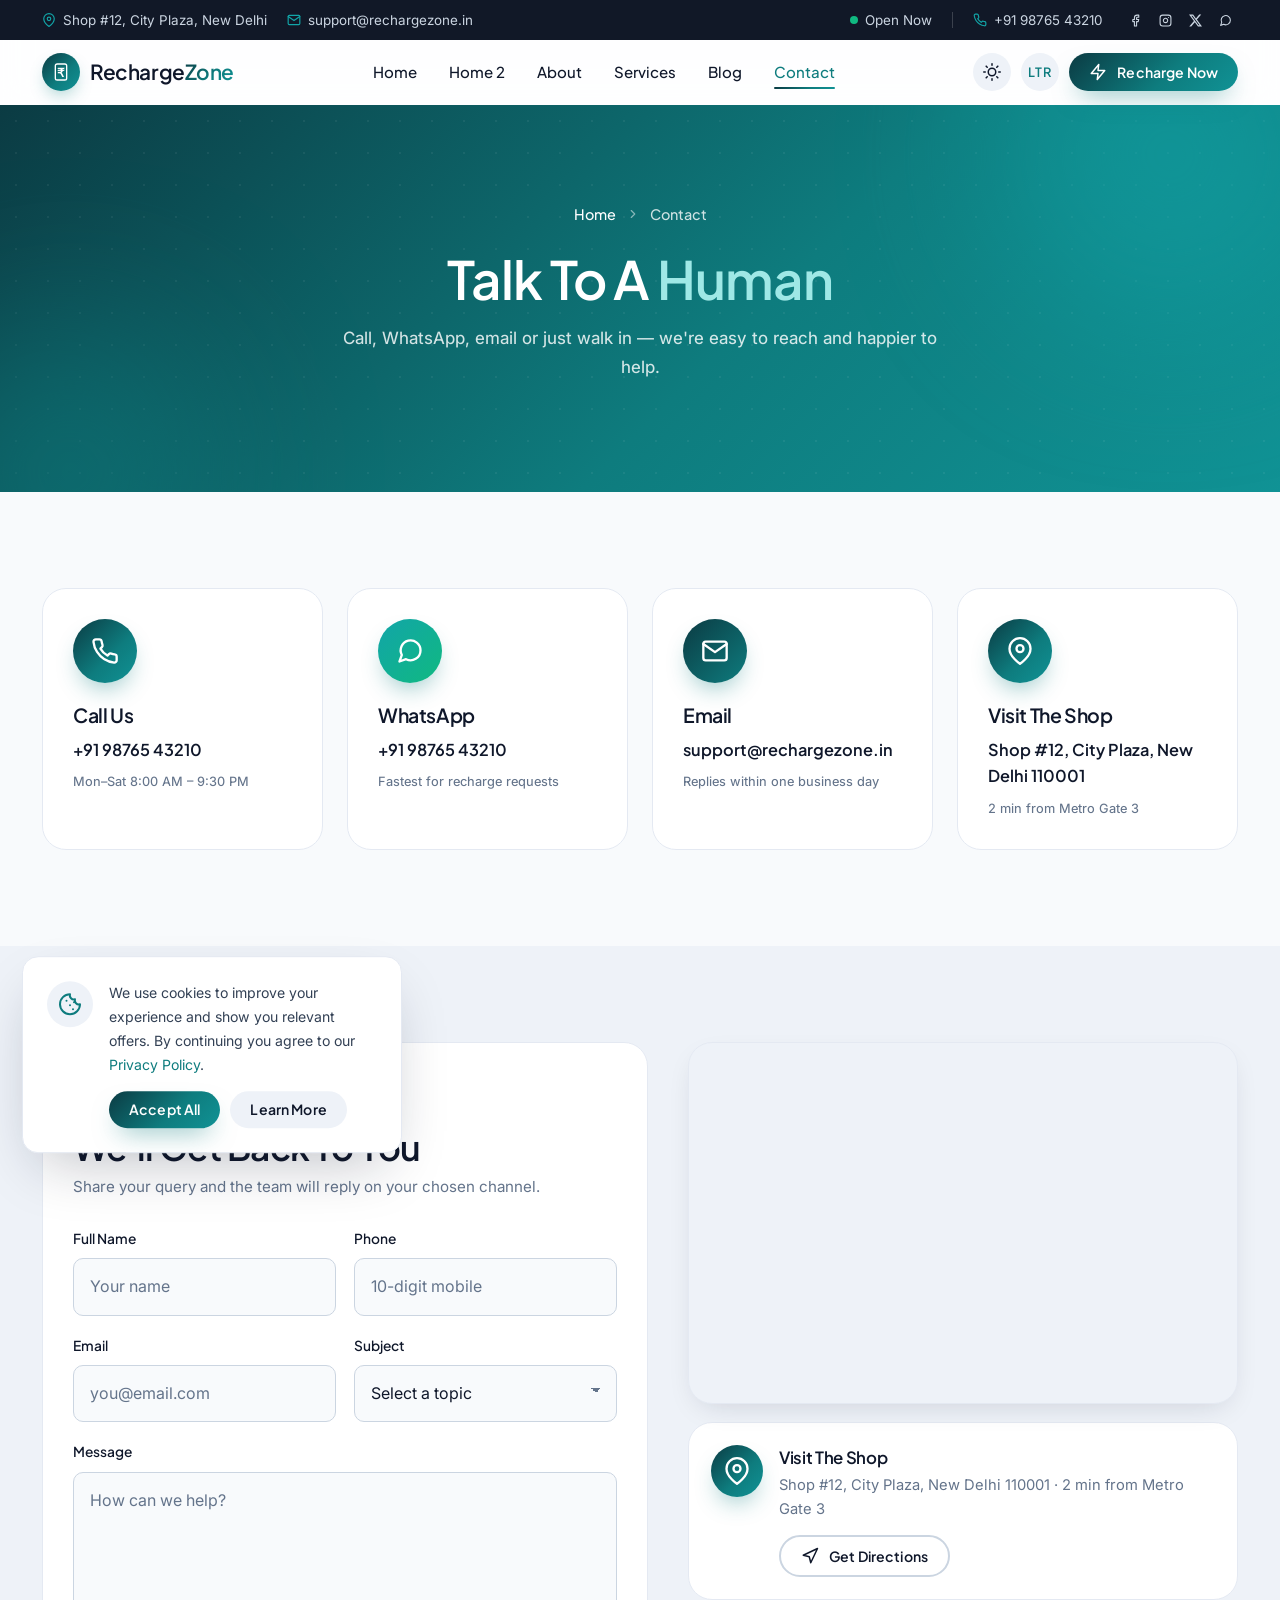
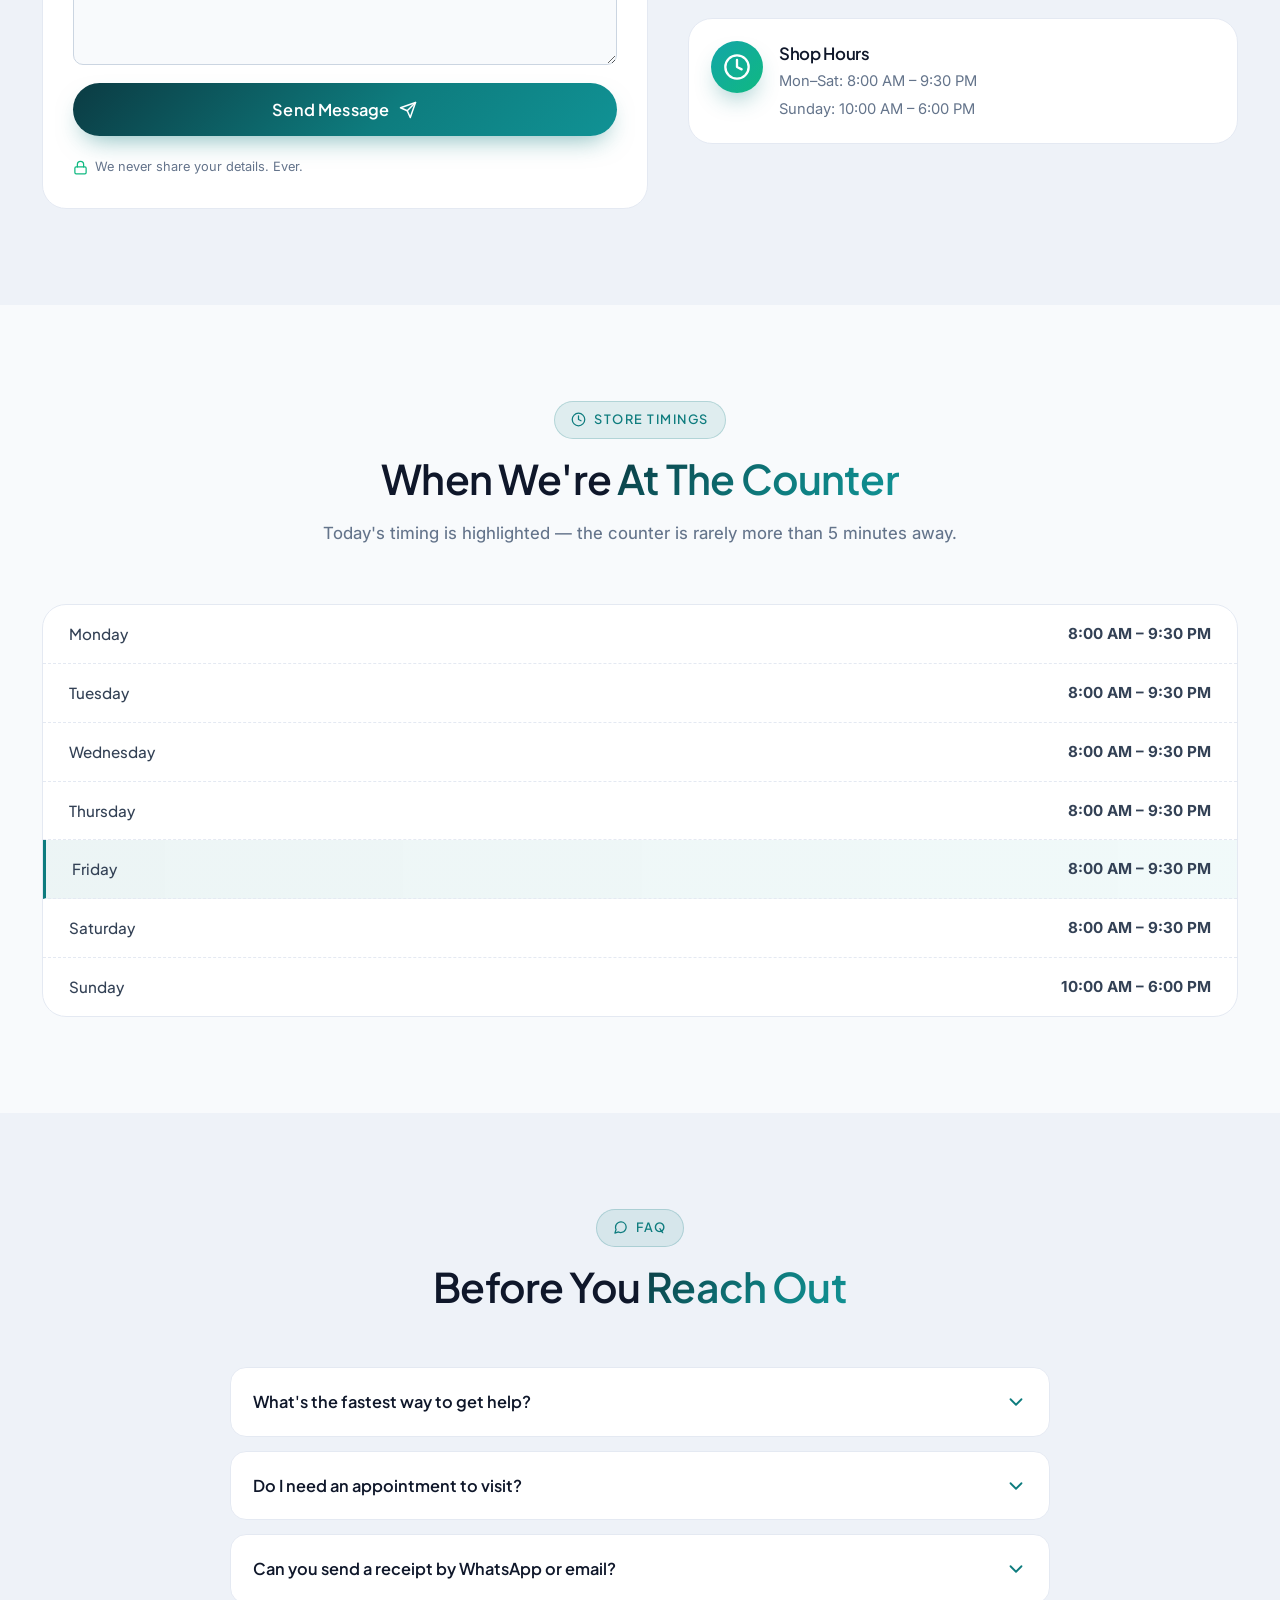
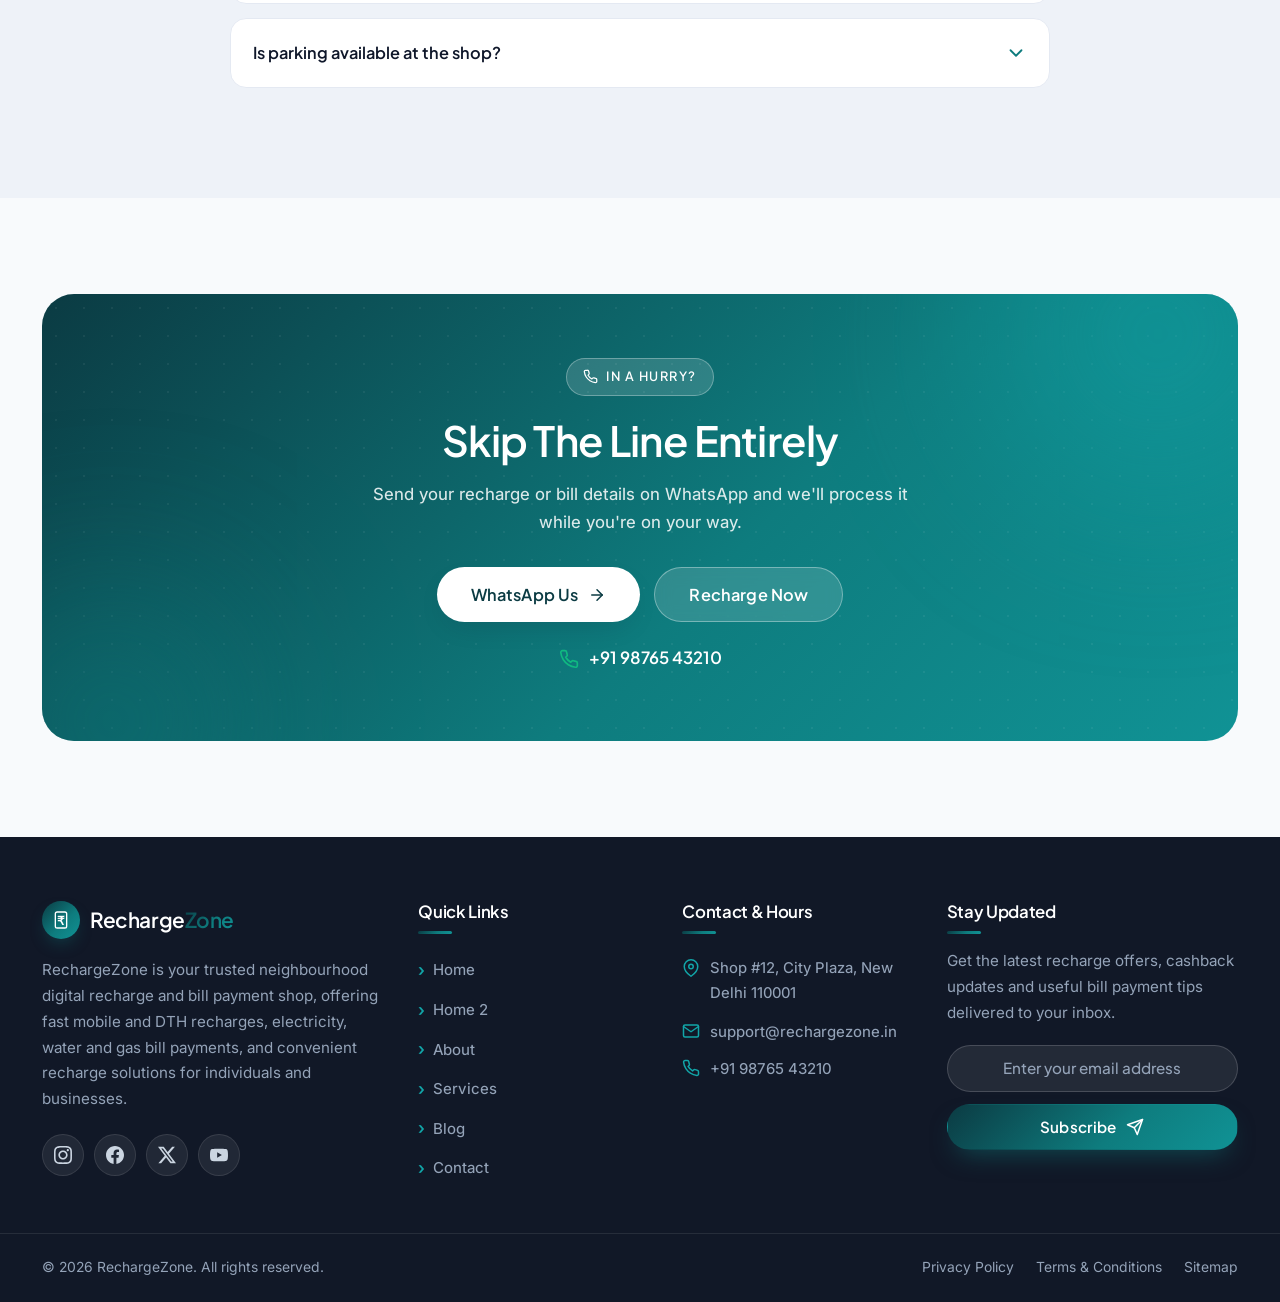
<file: contact.html>
<!DOCTYPE html>
<html lang="en" data-theme="light" dir="ltr">
<head>
  <meta charset="UTF-8">
  <meta name="viewport" content="width=device-width, initial-scale=1.0">
  <title>Contact Us — RechargeZone | Mobile Recharge & Bill Payment Shop</title>
  <meta name="description" content="Contact RechargeZone at Shop #12, City Plaza, New Delhi. Call +91 98765 43210, WhatsApp us, or drop by Mon–Sat 8 AM–9:30 PM for recharge and bill payments.">
  <meta name="keywords" content="contact rechargezone, recharge shop address, bill payment shop near me, new delhi recharge shop">
  <meta name="author" content="RechargeZone">
  <meta name="robots" content="index, follow">
  <link rel="canonical" href="https://www.rechargezone.in/contact">
  <meta name="theme-color" content="#0B3B43">
  <meta property="og:type" content="website">
  <meta property="og:title" content="RechargeZone — Mobile Recharge & Bill Payment Shop">
  <meta property="og:description" content="Instant mobile recharge, DTH recharge and utility bill payments with cashback on every transaction.">
  <meta property="og:url" content="https://www.rechargezone.in/">
  <meta property="og:site_name" content="RechargeZone">
  <link rel="icon" type="image/svg+xml" href="data:image/svg+xml,%3Csvg xmlns='http://www.w3.org/2000/svg' viewBox='0 0 24 24'%3E%3Cdefs%3E%3ClinearGradient id='g' x1='0' y1='0' x2='1' y2='1'%3E%3Cstop offset='0' stop-color='%230B3B43'/%3E%3Cstop offset='1' stop-color='%2312A5A8'/%3E%3C/linearGradient%3E%3C/defs%3E%3Crect width='24' height='24' rx='6' fill='url(%23g)'/%3E%3Cg fill='none' stroke='%23fff' stroke-width='1.6' stroke-linecap='round' stroke-linejoin='round'%3E%3Crect x='5.2' y='2.4' width='13.6' height='19.2' rx='2.2' ry='2.2'/%3E%3C/g%3E%3Ctext x='12' y='12.6' text-anchor='middle' dominant-baseline='central' font-family='Segoe UI, Roboto, Arial, sans-serif' font-size='14' font-weight='600' fill='%23fff' stroke='none'%3E%E2%82%B9%3C/text%3E%3C/svg%3E">
  <link rel="preconnect" href="https://fonts.googleapis.com">
  <link rel="preconnect" href="https://fonts.gstatic.com" crossorigin>
  <link href="https://fonts.googleapis.com/css2?family=Inter:wght@400;500;600;700&family=Plus+Jakarta+Sans:wght@500;600;700;800&display=swap" rel="stylesheet">
  <link rel="stylesheet" href="assets/css/style.css">
  <link rel="stylesheet" href="assets/css/responsive.css">
  <script type="application/ld+json">
  {
    "@context": "https://schema.org",
    "@type": "LocalBusiness",
    "name": "RechargeZone",
    "description": "Mobile recharge, DTH recharge and utility bill payment shop.",
    "telephone": "+91 98765 43210",
    "email": "support@rechargezone.in",
    "address": { "@type": "PostalAddress", "streetAddress": "Shop #12, City Plaza", "addressLocality": "New Delhi", "addressRegion": "DL", "postalCode": "110001", "addressCountry": "IN" },
    "openingHours": ["Mo-Sa 08:00-21:30", "Su 10:00-18:00"]
  }
  </script>
</head>
<body>
  <a class="skip-link" href="#main">Skip to main content</a>
  <div class="preloader" id="preloader" aria-hidden="true">
    <div class="preloader-mark">
      <svg class="ic"><use href="#i-logo-mark"></use></svg>
    </div>
    <span class="preloader-name">Recharge<em>Zone</em></span>
  </div>
  <div class="page-transition" id="pageTransition" aria-hidden="true"></div>

  <svg xmlns="http://www.w3.org/2000/svg" style="position:absolute;width:0;height:0;overflow:hidden" aria-hidden="true">
    <symbol id="i-mobile" viewBox="0 0 24 24" fill="none" stroke="currentColor" stroke-width="2" stroke-linecap="round" stroke-linejoin="round"><rect x="5" y="2" width="14" height="20" rx="2"/><line x1="12" y1="18" x2="12.01" y2="18"/></symbol>
    <symbol id="i-satellite" viewBox="0 0 24 24" fill="none" stroke="currentColor" stroke-width="2" stroke-linecap="round" stroke-linejoin="round"><path d="M4.9 4.9a10 10 0 0 1 14.2 0"/><path d="M7.8 7.8a6 6 0 0 1 8.4 0"/><circle cx="12" cy="12" r="2"/><rect x="2" y="20" width="20" height="2" rx="1"/></symbol>
    <symbol id="i-bolt" viewBox="0 0 24 24" fill="none" stroke="currentColor" stroke-width="2" stroke-linecap="round" stroke-linejoin="round"><polygon points="13 2 3 14 12 14 11 22 21 10 12 10 13 2"/></symbol>
    <symbol id="i-droplet" viewBox="0 0 24 24" fill="none" stroke="currentColor" stroke-width="2" stroke-linecap="round" stroke-linejoin="round"><path d="M12 2.69l5.66 5.66a8 8 0 1 1-11.31 0z"/></symbol>
    <symbol id="i-flame" viewBox="0 0 24 24" fill="none" stroke="currentColor" stroke-width="2" stroke-linecap="round" stroke-linejoin="round"><path d="M8.5 14.5A2.5 2.5 0 0 0 11 12c0-1.38-.5-2-1-3-1.072-2.143-.224-4.054 2-6 .5 2.5 2 4.9 4 6.5 2 1.6 3 3.5 3 5.5a7 7 0 1 1-14 0c0-1.153.433-2.294 1-3a2.5 2.5 0 0 0 2.5 2.5z"/></symbol>
    <symbol id="i-globe" viewBox="0 0 24 24" fill="none" stroke="currentColor" stroke-width="2" stroke-linecap="round" stroke-linejoin="round"><circle cx="12" cy="12" r="10"/><path d="M2 12h20"/><path d="M12 2a15.3 15.3 0 0 1 4 10 15.3 15.3 0 0 1-4 10 15.3 15.3 0 0 1-4-10 15.3 15.3 0 0 1 4-10z"/></symbol>
    <symbol id="i-wifi" viewBox="0 0 24 24" fill="none" stroke="currentColor" stroke-width="2" stroke-linecap="round" stroke-linejoin="round"><path d="M5 12.55a11 11 0 0 1 14.08 0"/><path d="M1.42 9a16 16 0 0 1 21.16 0"/><path d="M8.53 16.11a6 6 0 0 1 6.95 0"/><line x1="12" y1="20" x2="12.01" y2="20"/></symbol>
    <symbol id="i-bank" viewBox="0 0 24 24" fill="none" stroke="currentColor" stroke-width="2" stroke-linecap="round" stroke-linejoin="round"><path d="M3 21h18"/><path d="M3 11l9-6 9 6"/><path d="M5 11v10"/><path d="M19 11v10"/><path d="M9 11v10"/><path d="M15 11v10"/></symbol>
    <symbol id="i-wallet" viewBox="0 0 24 24" fill="none" stroke="currentColor" stroke-width="2" stroke-linecap="round" stroke-linejoin="round"><path d="M21 12V7H5a2 2 0 0 1 0-4h14v4"/><path d="M3 5v14a2 2 0 0 0 2 2h16v-5"/><path d="M18 12a2 2 0 0 0 0 4h4v-4z"/></symbol>
    <symbol id="i-shield" viewBox="0 0 24 24" fill="none" stroke="currentColor" stroke-width="2" stroke-linecap="round" stroke-linejoin="round"><path d="M12 22s8-4 8-10V5l-8-3-8 3v7c0 6 8 10 8 10z"/><polyline points="9 11.5 11 13.5 15 9.5"/></symbol>
    <symbol id="i-clock" viewBox="0 0 24 24" fill="none" stroke="currentColor" stroke-width="2" stroke-linecap="round" stroke-linejoin="round"><circle cx="12" cy="12" r="10"/><polyline points="12 6 12 12 16 14"/></symbol>
    <symbol id="i-check" viewBox="0 0 24 24" fill="none" stroke="currentColor" stroke-width="2" stroke-linecap="round" stroke-linejoin="round"><polyline points="20 6 9 17 4 12"/></symbol>
    <symbol id="i-check-circle" viewBox="0 0 24 24" fill="none" stroke="currentColor" stroke-width="2" stroke-linecap="round" stroke-linejoin="round"><path d="M22 11.08V12a10 10 0 1 1-5.93-9.14"/><polyline points="22 4 12 14.01 9 11.01"/></symbol>
    <symbol id="i-x" viewBox="0 0 24 24" fill="none" stroke="currentColor" stroke-width="2" stroke-linecap="round" stroke-linejoin="round"><line x1="18" y1="6" x2="6" y2="18"/><line x1="6" y1="6" x2="18" y2="18"/></symbol>
    <symbol id="i-chevron-down" viewBox="0 0 24 24" fill="none" stroke="currentColor" stroke-width="2" stroke-linecap="round" stroke-linejoin="round"><polyline points="6 9 12 15 18 9"/></symbol>
    <symbol id="i-chevron-left" viewBox="0 0 24 24" fill="none" stroke="currentColor" stroke-width="2" stroke-linecap="round" stroke-linejoin="round"><polyline points="15 18 9 12 15 6"/></symbol>
    <symbol id="i-chevron-right" viewBox="0 0 24 24" fill="none" stroke="currentColor" stroke-width="2" stroke-linecap="round" stroke-linejoin="round"><polyline points="9 18 15 12 9 6"/></symbol>
    <symbol id="i-arrow-right" viewBox="0 0 24 24" fill="none" stroke="currentColor" stroke-width="2" stroke-linecap="round" stroke-linejoin="round"><line x1="5" y1="12" x2="19" y2="12"/><polyline points="12 5 19 12 12 19"/></symbol>
    <symbol id="i-arrow-left" viewBox="0 0 24 24" fill="none" stroke="currentColor" stroke-width="2" stroke-linecap="round" stroke-linejoin="round"><line x1="19" y1="12" x2="5" y2="12"/><polyline points="12 19 5 12 12 5"/></symbol>
    <symbol id="i-arrow-up" viewBox="0 0 24 24" fill="none" stroke="currentColor" stroke-width="2" stroke-linecap="round" stroke-linejoin="round"><line x1="12" y1="19" x2="12" y2="5"/><polyline points="5 12 12 5 19 12"/></symbol>
    <symbol id="i-star" viewBox="0 0 24 24" fill="currentColor" stroke="none"><polygon points="12 2 15.09 8.26 22 9.27 17 14.14 18.18 21.02 12 17.77 5.82 21.02 7 14.14 2 9.27 8.91 8.26 12 2"/></symbol>
    <symbol id="i-quote" viewBox="0 0 24 24" fill="currentColor" stroke="none"><path d="M10 11H6a2 2 0 0 1-2-2V7a2 2 0 0 1 2-2h2a2 2 0 0 1 2 2v6a6 6 0 0 1-6 6"/><path d="M22 11h-4a2 2 0 0 1-2-2V7a2 2 0 0 1 2-2h2a2 2 0 0 1 2 2v6a6 6 0 0 1-6 6"/></symbol>
    <symbol id="i-menu" viewBox="0 0 24 24" fill="none" stroke="currentColor" stroke-width="2" stroke-linecap="round" stroke-linejoin="round"><line x1="3" y1="6" x2="21" y2="6"/><line x1="3" y1="12" x2="21" y2="12"/><line x1="3" y1="18" x2="21" y2="18"/></symbol>
    <symbol id="i-sun" viewBox="0 0 24 24" fill="none" stroke="currentColor" stroke-width="2" stroke-linecap="round" stroke-linejoin="round"><circle cx="12" cy="12" r="5"/><line x1="12" y1="1" x2="12" y2="3"/><line x1="12" y1="21" x2="12" y2="23"/><line x1="4.22" y1="4.22" x2="5.64" y2="5.64"/><line x1="18.36" y1="18.36" x2="19.78" y2="19.78"/><line x1="1" y1="12" x2="3" y2="12"/><line x1="21" y1="12" x2="23" y2="12"/><line x1="4.22" y1="19.78" x2="5.64" y2="18.36"/><line x1="18.36" y1="5.64" x2="19.78" y2="4.22"/></symbol>
    <symbol id="i-moon" viewBox="0 0 24 24" fill="none" stroke="currentColor" stroke-width="2" stroke-linecap="round" stroke-linejoin="round"><path d="M21 12.79A9 9 0 1 1 11.21 3 7 7 0 0 0 21 12.79z"/></symbol>
    <symbol id="i-pin" viewBox="0 0 24 24" fill="none" stroke="currentColor" stroke-width="2" stroke-linecap="round" stroke-linejoin="round"><path d="M21 10c0 7-9 13-9 13s-9-6-9-13a9 9 0 0 1 18 0z"/><circle cx="12" cy="10" r="3"/></symbol>
    <symbol id="i-mail" viewBox="0 0 24 24" fill="none" stroke="currentColor" stroke-width="2" stroke-linecap="round" stroke-linejoin="round"><rect x="2" y="4" width="20" height="16" rx="2"/><path d="M22 6l-10 7L2 6"/></symbol>
    <symbol id="i-phone" viewBox="0 0 24 24" fill="none" stroke="currentColor" stroke-width="2" stroke-linecap="round" stroke-linejoin="round"><path d="M22 16.92v3a2 2 0 0 1-2.18 2 19.79 19.79 0 0 1-8.63-3.07 19.5 19.5 0 0 1-6-6 19.79 19.79 0 0 1-3.07-8.67A2 2 0 0 1 4.11 2h3a2 2 0 0 1 2 1.72 12.84 12.84 0 0 0 .7 2.81 2 2 0 0 1-.45 2.11L8.09 9.91a16 16 0 0 0 6 6l1.27-1.27a2 2 0 0 1 2.11-.45 12.84 12.84 0 0 0 2.81.7A2 2 0 0 1 22 16.92z"/></symbol>
    <symbol id="i-facebook" viewBox="0 0 24 24" fill="none" stroke="currentColor" stroke-width="2" stroke-linecap="round" stroke-linejoin="round"><path d="M18 2h-3a5 5 0 0 0-5 5v3H7v4h3v8h4v-8h3l1-4h-4V7a1 1 0 0 1 1-1h3z"/></symbol>
    <symbol id="i-instagram" viewBox="0 0 24 24" fill="none" stroke="currentColor" stroke-width="2" stroke-linecap="round" stroke-linejoin="round"><rect x="2" y="2" width="20" height="20" rx="5"/><path d="M16 11.37A4 4 0 1 1 12.63 8 4 4 0 0 1 16 11.37z"/><line x1="17.5" y1="6.5" x2="17.51" y2="6.5"/></symbol>
    <symbol id="i-linkedin" viewBox="0 0 24 24" fill="none" stroke="currentColor" stroke-width="2" stroke-linecap="round" stroke-linejoin="round"><path d="M16 8a6 6 0 0 1 6 6v7h-4v-7a2 2 0 0 0-2-2 2 2 0 0 0-2 2v7h-4V9h4v1.5A6 6 0 0 1 16 8z"/><rect x="2" y="9" width="4" height="12"/><circle cx="4" cy="4" r="2"/></symbol>
    <symbol id="i-twitter" viewBox="0 0 24 24" fill="currentColor" stroke="none"><path d="M18.9 1.15h3.68l-8.04 9.19L24 22.85h-7.41l-5.8-7.58-6.64 7.58H.47l8.6-9.83L0 1.15h7.59l5.24 6.93zm-1.29 19.5h2.04L6.49 3.24H4.3z"/></symbol>
    <symbol id="i-whatsapp" viewBox="0 0 24 24" fill="none" stroke="currentColor" stroke-width="2" stroke-linecap="round" stroke-linejoin="round"><path d="M21 11.5a8.5 8.5 0 0 1-12.4 7.5L3 21l2-5.6a8.5 8.5 0 1 1 16-3.9z"/></symbol>
    <symbol id="i-youtube" viewBox="0 0 24 24" fill="none" stroke="currentColor" stroke-width="2" stroke-linecap="round" stroke-linejoin="round"><path d="M22.54 6.42a2.78 2.78 0 0 0-1.95-2C18.88 4 12 4 12 4s-6.88 0-8.59.46a2.78 2.78 0 0 0-1.95 2A29 29 0 0 0 1 11.75a29 29 0 0 0 .46 5.33A2.78 2.78 0 0 0 3.4 19c1.72.46 8.6.46 8.6.46s6.88 0 8.59-.46a2.78 2.78 0 0 0 1.95-2 29 29 0 0 0 .46-5.25 29 29 0 0 0-.46-5.33z"/><polygon points="9.75 15.02 15.5 11.75 9.75 8.48 9.75 15.02"/></symbol>
    <symbol id="i-ig" viewBox="0 0 24 24" fill="currentColor" stroke="none"><path d="M12 0C8.74 0 8.333.015 7.053.072 5.775.132 4.905.333 4.14.63c-.789.306-1.459.717-2.126 1.384S.935 3.35.63 4.14C.333 4.905.131 5.775.072 7.053.012 8.333 0 8.74 0 12s.015 3.667.072 4.947c.06 1.277.261 2.148.558 2.913.306.788.717 1.459 1.384 2.126.667.666 1.336 1.079 2.126 1.384.766.296 1.636.499 2.913.558C8.333 23.988 8.74 24 12 24s3.667-.015 4.947-.072c1.277-.06 2.148-.262 2.913-.558.788-.306 1.459-.718 2.126-1.384.666-.667 1.079-1.337 1.384-2.126.296-.765.499-1.636.558-2.913.06-1.28.072-1.687.072-4.947s-.015-3.667-.072-4.947c-.06-1.277-.262-2.149-.558-2.913-.306-.789-.718-1.459-1.384-2.126C21.319 1.347 20.649.935 19.86.63c-.765-.297-1.636-.499-2.913-.558C15.667.012 15.26 0 12 0zm0 2.16c3.203 0 3.585.016 4.85.071 1.17.055 1.805.249 2.227.415.562.217.96.477 1.382.896.419.42.679.819.896 1.381.164.422.36 1.057.413 2.227.057 1.266.07 1.646.07 4.85s-.015 3.585-.074 4.85c-.061 1.17-.256 1.805-.421 2.227-.224.562-.479.96-.899 1.382-.419.419-.824.679-1.38.896-.42.164-1.065.36-2.235.413-1.274.057-1.649.07-4.859.07-3.211 0-3.586-.015-4.859-.074-1.171-.061-1.816-.256-2.236-.421-.569-.224-.96-.479-1.379-.899-.421-.419-.69-.824-.9-1.38-.165-.42-.359-1.065-.42-2.235-.045-1.26-.061-1.649-.061-4.844 0-3.196.016-3.586.061-4.861.061-1.17.255-1.814.42-2.234.21-.57.479-.96.9-1.381.419-.419.81-.689 1.379-.898.42-.166 1.051-.361 2.221-.421 1.275-.045 1.65-.06 4.859-.06l.045.03zm0 3.678c-3.405 0-6.162 2.76-6.162 6.162 0 3.405 2.76 6.162 6.162 6.162 3.405 0 6.162-2.76 6.162-6.162 0-3.405-2.76-6.162-6.162-6.162zM12 16c-2.21 0-4-1.79-4-4s1.79-4 4-4 4 1.79 4 4-1.79 4-4 4zm7.846-10.405c0 .795-.646 1.44-1.44 1.44-.795 0-1.44-.646-1.44-1.44 0-.794.646-1.439 1.44-1.439.793-.001 1.44.645 1.44 1.439z"/></symbol>
    <symbol id="i-fb" viewBox="0 0 24 24" fill="currentColor" stroke="none"><path d="M24 12.07C24 5.41 18.63 0 12 0S0 5.41 0 12.07C0 18.1 4.39 23.09 10.13 24v-8.44H7.08v-3.49h3.05V9.41c0-3.02 1.79-4.69 4.53-4.69 1.31 0 2.69.24 2.69.24v2.97h-1.52c-1.49 0-1.96.93-1.96 1.89v2.26h3.33l-.53 3.49h-2.8V24C19.61 23.09 24 18.1 24 12.07z"/></symbol>
    <symbol id="i-tw" viewBox="0 0 24 24" fill="currentColor" stroke="none"><path d="M18.9 1.15h3.68l-8.04 9.19L24 22.85h-7.41l-5.8-7.58-6.64 7.58H.47l8.6-9.83L0 1.15h7.59l5.24 6.93zm-1.29 19.5h2.04L6.49 3.24H4.3z"/></symbol>
    <symbol id="i-yt" viewBox="0 0 24 24" fill="currentColor" stroke="none"><path d="M23.5 6.19a3.02 3.02 0 0 0-2.12-2.14C19.5 3.55 12 3.55 12 3.55s-7.5 0-9.38.5A3.02 3.02 0 0 0 .5 6.19C0 8.07 0 12 0 12s0 3.93.5 5.81a3.02 3.02 0 0 0 2.12 2.14c1.88.5 9.38.5 9.38.5s7.5 0 9.38-.5a3.02 3.02 0 0 0 2.12-2.14C24 15.93 24 12 24 12s0-3.93-.5-5.81zM9.55 15.57V8.43L15.82 12l-6.27 3.57z"/></symbol>

    <symbol id="i-plus" viewBox="0 0 24 24" fill="none" stroke="currentColor" stroke-width="2" stroke-linecap="round" stroke-linejoin="round"><line x1="12" y1="5" x2="12" y2="19"/><line x1="5" y1="12" x2="19" y2="12"/></symbol>
    <symbol id="i-minus" viewBox="0 0 24 24" fill="none" stroke="currentColor" stroke-width="2" stroke-linecap="round" stroke-linejoin="round"><line x1="5" y1="12" x2="19" y2="12"/></symbol>
    <symbol id="i-search" viewBox="0 0 24 24" fill="none" stroke="currentColor" stroke-width="2" stroke-linecap="round" stroke-linejoin="round"><circle cx="11" cy="11" r="8"/><line x1="21" y1="21" x2="16.65" y2="16.65"/></symbol>
    <symbol id="i-download" viewBox="0 0 24 24" fill="none" stroke="currentColor" stroke-width="2" stroke-linecap="round" stroke-linejoin="round"><path d="M21 15v4a2 2 0 0 1-2 2H5a2 2 0 0 1-2-2v-4"/><polyline points="7 10 12 15 17 10"/><line x1="12" y1="15" x2="12" y2="3"/></symbol>
    <symbol id="i-users" viewBox="0 0 24 24" fill="none" stroke="currentColor" stroke-width="2" stroke-linecap="round" stroke-linejoin="round"><path d="M17 21v-2a4 4 0 0 0-4-4H5a4 4 0 0 0-4 4v2"/><circle cx="9" cy="7" r="4"/><path d="M23 21v-2a4 4 0 0 0-3-3.87"/><path d="M16 3.13a4 4 0 0 1 0 7.75"/></symbol>
    <symbol id="i-award" viewBox="0 0 24 24" fill="none" stroke="currentColor" stroke-width="2" stroke-linecap="round" stroke-linejoin="round"><circle cx="12" cy="8" r="7"/><polyline points="8.21 13.89 7 23 12 20 17 23 15.79 13.88"/></symbol>
    <symbol id="i-target" viewBox="0 0 24 24" fill="none" stroke="currentColor" stroke-width="2" stroke-linecap="round" stroke-linejoin="round"><circle cx="12" cy="12" r="10"/><circle cx="12" cy="12" r="6"/><circle cx="12" cy="12" r="2"/></symbol>
    <symbol id="i-eye" viewBox="0 0 24 24" fill="none" stroke="currentColor" stroke-width="2" stroke-linecap="round" stroke-linejoin="round"><path d="M1 12s4-8 11-8 11 8 11 8-4 8-11 8-11-8-11-8z"/><circle cx="12" cy="12" r="3"/></symbol>
    <symbol id="i-file" viewBox="0 0 24 24" fill="none" stroke="currentColor" stroke-width="2" stroke-linecap="round" stroke-linejoin="round"><path d="M14 2H6a2 2 0 0 0-2 2v16a2 2 0 0 0 2 2h12a2 2 0 0 0 2-2V8z"/><polyline points="14 2 14 8 20 8"/><line x1="16" y1="13" x2="8" y2="13"/><line x1="16" y1="17" x2="8" y2="17"/></symbol>
    <symbol id="i-layers" viewBox="0 0 24 24" fill="none" stroke="currentColor" stroke-width="2" stroke-linecap="round" stroke-linejoin="round"><polygon points="12 2 2 7 12 12 22 7 12 2"/><polyline points="2 17 12 22 22 17"/><polyline points="2 12 12 17 22 12"/></symbol>
    <symbol id="i-sliders" viewBox="0 0 24 24" fill="none" stroke="currentColor" stroke-width="2" stroke-linecap="round" stroke-linejoin="round"><line x1="4" y1="21" x2="4" y2="14"/><line x1="4" y1="10" x2="4" y2="3"/><line x1="12" y1="21" x2="12" y2="12"/><line x1="12" y1="8" x2="12" y2="3"/><line x1="20" y1="21" x2="20" y2="16"/><line x1="20" y1="12" x2="20" y2="3"/><line x1="1" y1="14" x2="7" y2="14"/><line x1="9" y1="8" x2="15" y2="8"/><line x1="17" y1="16" x2="23" y2="16"/></symbol>
    <symbol id="i-headset" viewBox="0 0 24 24" fill="none" stroke="currentColor" stroke-width="2" stroke-linecap="round" stroke-linejoin="round"><path d="M3 18v-6a9 9 0 0 1 18 0v6"/><path d="M21 19a2 2 0 0 1-2 2h-1a2 2 0 0 1-2-2v-3a2 2 0 0 1 2-2h3zM3 19a2 2 0 0 0 2 2h1a2 2 0 0 0 2-2v-3a2 2 0 0 0-2-2H3z"/></symbol>
    <symbol id="i-bag" viewBox="0 0 24 24" fill="none" stroke="currentColor" stroke-width="2" stroke-linecap="round" stroke-linejoin="round"><path d="M6 2 3 6v14a2 2 0 0 0 2 2h14a2 2 0 0 0 2-2V6l-3-4z"/><line x1="3" y1="6" x2="21" y2="6"/><path d="M16 10a4 4 0 0 1-8 0"/></symbol>
    <symbol id="i-percent" viewBox="0 0 24 24" fill="none" stroke="currentColor" stroke-width="2" stroke-linecap="round" stroke-linejoin="round"><line x1="19" y1="5" x2="5" y2="19"/><circle cx="6.5" cy="6.5" r="2.5"/><circle cx="17.5" cy="17.5" r="2.5"/></symbol>
    <symbol id="i-gift" viewBox="0 0 24 24" fill="none" stroke="currentColor" stroke-width="2" stroke-linecap="round" stroke-linejoin="round"><polyline points="20 12 20 22 4 22 4 12"/><rect x="2" y="7" width="20" height="5"/><line x1="12" y1="22" x2="12" y2="7"/><path d="M12 7H7.5a2.5 2.5 0 0 1 0-5C11 2 12 7 12 7z"/><path d="M12 7h4.5a2.5 2.5 0 0 0 0-5C13 2 12 7 12 7z"/></symbol>
    <symbol id="i-refresh" viewBox="0 0 24 24" fill="none" stroke="currentColor" stroke-width="2" stroke-linecap="round" stroke-linejoin="round"><polyline points="23 4 23 10 17 10"/><polyline points="1 20 1 14 7 14"/><path d="M3.51 9a9 9 0 0 1 14.85-3.36L23 10M1 14l4.64 4.36A9 9 0 0 0 20.49 15"/></symbol>
    <symbol id="i-user" viewBox="0 0 24 24" fill="none" stroke="currentColor" stroke-width="2" stroke-linecap="round" stroke-linejoin="round"><path d="M20 21v-2a4 4 0 0 0-4-4H8a4 4 0 0 0-4 4v2"/><circle cx="12" cy="7" r="4"/></symbol>
    <symbol id="i-calendar" viewBox="0 0 24 24" fill="none" stroke="currentColor" stroke-width="2" stroke-linecap="round" stroke-linejoin="round"><rect x="3" y="4" width="18" height="18" rx="2"/><line x1="16" y1="2" x2="16" y2="6"/><line x1="8" y1="2" x2="8" y2="6"/><line x1="3" y1="10" x2="21" y2="10"/></symbol>
    <symbol id="i-send" viewBox="0 0 24 24" fill="none" stroke="currentColor" stroke-width="2" stroke-linecap="round" stroke-linejoin="round"><line x1="22" y1="2" x2="11" y2="13"/><polygon points="22 2 15 22 11 13 2 9 22 2"/></symbol>
    <symbol id="i-lock" viewBox="0 0 24 24" fill="none" stroke="currentColor" stroke-width="2" stroke-linecap="round" stroke-linejoin="round"><rect x="3" y="11" width="18" height="11" rx="2"/><path d="M7 11V7a5 5 0 0 1 10 0v4"/></symbol>
    <symbol id="i-card" viewBox="0 0 24 24" fill="none" stroke="currentColor" stroke-width="2" stroke-linecap="round" stroke-linejoin="round"><rect x="1" y="4" width="22" height="16" rx="2"/><line x1="1" y1="10" x2="23" y2="10"/></symbol>
    <symbol id="i-building" viewBox="0 0 24 24" fill="none" stroke="currentColor" stroke-width="2" stroke-linecap="round" stroke-linejoin="round"><rect x="4" y="2" width="16" height="20" rx="2"/><path d="M9 22v-4h6v4"/><path d="M8 6h.01"/><path d="M16 6h.01"/><path d="M8 10h.01"/><path d="M16 10h.01"/><path d="M8 14h.01"/><path d="M16 14h.01"/></symbol>
    <symbol id="i-home" viewBox="0 0 24 24" fill="none" stroke="currentColor" stroke-width="2" stroke-linecap="round" stroke-linejoin="round"><path d="M3 9l9-7 9 7v11a2 2 0 0 1-2 2H5a2 2 0 0 1-2-2z"/><polyline points="9 22 9 12 15 12 15 22"/></symbol>
    <symbol id="i-info" viewBox="0 0 24 24" fill="none" stroke="currentColor" stroke-width="2" stroke-linecap="round" stroke-linejoin="round"><circle cx="12" cy="12" r="10"/><line x1="12" y1="16" x2="12" y2="12"/><line x1="12" y1="8" x2="12.01" y2="8"/></symbol>
    <symbol id="i-play" viewBox="0 0 24 24" fill="none" stroke="currentColor" stroke-width="2" stroke-linecap="round" stroke-linejoin="round"><polygon points="5 3 19 12 5 21 5 3"/></symbol>
    <symbol id="i-briefcase" viewBox="0 0 24 24" fill="none" stroke="currentColor" stroke-width="2" stroke-linecap="round" stroke-linejoin="round"><rect x="2" y="7" width="20" height="14" rx="2"/><path d="M16 21V5a2 2 0 0 0-2-2h-4a2 2 0 0 0-2 2v16"/></symbol>
    <symbol id="i-heart" viewBox="0 0 24 24" fill="none" stroke="currentColor" stroke-width="2" stroke-linecap="round" stroke-linejoin="round"><path d="M20.84 4.61a5.5 5.5 0 0 0-7.78 0L12 5.67l-1.06-1.06a5.5 5.5 0 0 0-7.78 7.78l1.06 1.06L12 21.23l7.78-7.78 1.06-1.06a5.5 5.5 0 0 0 0-7.78z"/></symbol>
    <symbol id="i-activity" viewBox="0 0 24 24" fill="none" stroke="currentColor" stroke-width="2" stroke-linecap="round" stroke-linejoin="round"><polyline points="22 12 18 12 15 21 9 3 6 12 2 12"/></symbol>
    <symbol id="i-grid" viewBox="0 0 24 24" fill="none" stroke="currentColor" stroke-width="2" stroke-linecap="round" stroke-linejoin="round"><rect x="3" y="3" width="7" height="7"/><rect x="14" y="3" width="7" height="7"/><rect x="14" y="14" width="7" height="7"/><rect x="3" y="14" width="7" height="7"/></symbol>
    <symbol id="i-cup" viewBox="0 0 24 24" fill="none" stroke="currentColor" stroke-width="2" stroke-linecap="round" stroke-linejoin="round"><path d="M18 8h1a4 4 0 0 1 0 8h-1"/><path d="M2 8h16v9a4 4 0 0 1-4 4H6a4 4 0 0 1-4-4z"/><line x1="6" y1="1" x2="6" y2="4"/><line x1="10" y1="1" x2="10" y2="4"/><line x1="14" y1="1" x2="14" y2="4"/></symbol>
    <symbol id="i-package" viewBox="0 0 24 24" fill="none" stroke="currentColor" stroke-width="2" stroke-linecap="round" stroke-linejoin="round"><path d="M21 16V8a2 2 0 0 0-1-1.73l-7-4a2 2 0 0 0-2 0l-7 4A2 2 0 0 0 3 8v8a2 2 0 0 0 1 1.73l7 4a2 2 0 0 0 2 0l7-4A2 2 0 0 0 21 16z"/><polyline points="3.27 6.96 12 12.01 20.73 6.96"/><line x1="12" y1="22.08" x2="12" y2="12"/></symbol>
    <symbol id="i-book" viewBox="0 0 24 24" fill="none" stroke="currentColor" stroke-width="2" stroke-linecap="round" stroke-linejoin="round"><path d="M4 19.5A2.5 2.5 0 0 1 6.5 17H20"/><path d="M6.5 2H20v20H6.5A2.5 2.5 0 0 1 4 19.5v-15A2.5 2.5 0 0 1 6.5 2z"/></symbol>
    <symbol id="i-cookie" viewBox="0 0 24 24" fill="none" stroke="currentColor" stroke-width="2" stroke-linecap="round" stroke-linejoin="round"><path d="M12 2a10 10 0 1 0 10 10 4 4 0 0 1-5-5 4 4 0 0 1-5-5z"/><path d="M8.5 8.5h.01"/><path d="M12 13h.01"/><path d="M15 17h.01"/><path d="M16 10h.01"/></symbol>
    <symbol id="i-trend" viewBox="0 0 24 24" fill="none" stroke="currentColor" stroke-width="2" stroke-linecap="round" stroke-linejoin="round"><polyline points="23 6 13.5 15.5 8.5 10.5 1 18"/><polyline points="17 6 23 6 23 12"/></symbol>
    <symbol id="i-message" viewBox="0 0 24 24" fill="none" stroke="currentColor" stroke-width="2" stroke-linecap="round" stroke-linejoin="round"><path d="M21 11.5a8.38 8.38 0 0 1-.9 3.8 8.5 8.5 0 0 1-7.6 4.7 8.38 8.38 0 0 1-3.8-.9L3 21l1.9-5.7a8.38 8.38 0 0 1-.9-3.8 8.5 8.5 0 0 1 4.7-7.6 8.38 8.38 0 0 1 3.8-.9h.5a8.48 8.48 0 0 1 8 8v.5z"/></symbol>
    <symbol id="i-hammer" viewBox="0 0 24 24" fill="none" stroke="currentColor" stroke-width="2" stroke-linecap="round" stroke-linejoin="round"><path d="M15 12l-8.5 8.5a2.12 2.12 0 1 1-3-3L12 9"/><path d="M17.64 15L22 10.64"/><path d="M20.91 11.7l-1.25-1.25c-.6-.6-.93-1.4-.93-2.25v-.86L16.01 4.6a5.56 5.56 0 0 0-3.94-1.64H9l.92.82A6.18 6.18 0 0 1 12 8.4v1.56l2 2h2.47l2.26 1.91"/></symbol>
    <symbol id="i-rating" viewBox="0 0 24 24" fill="none" stroke="currentColor" stroke-width="2" stroke-linecap="round" stroke-linejoin="round"><path d="M2 12h5l2-4 4 8 2-4h7"/></symbol>
  <symbol id="i-alert" viewBox="0 0 24 24" fill="none" stroke="currentColor" stroke-width="2" stroke-linecap="round" stroke-linejoin="round"><path d="M10.29 3.86L1.82 18a2 2 0 0 0 1.71 3h16.94a2 2 0 0 0 1.71-3L13.71 3.86a2 2 0 0 0-3.42 0z"/><line x1="12" y1="9" x2="12" y2="13"/><line x1="12" y1="17" x2="12.01" y2="17"/></symbol>
  <symbol id="i-map-pin" viewBox="0 0 24 24" fill="none" stroke="currentColor" stroke-width="2" stroke-linecap="round" stroke-linejoin="round"><path d="M21 10c0 7-9 13-9 13s-9-6-9-13a9 9 0 0 1 18 0z"/><circle cx="12" cy="10" r="3"/></symbol>
  <symbol id="i-navigation" viewBox="0 0 24 24" fill="none" stroke="currentColor" stroke-width="2" stroke-linecap="round" stroke-linejoin="round"><polygon points="3 11 22 2 13 21 11 13 3 11"/></symbol>
<symbol id="i-logo-mark" viewBox="0 0 24 24"><g fill="none" stroke="#fff" stroke-width="1.6" stroke-linecap="round" stroke-linejoin="round"><rect x="5.2" y="2.4" width="13.6" height="19.2" rx="2.2" ry="2.2"/></g><text x="12" y="12.6" text-anchor="middle" dominant-baseline="central" font-family="Segoe UI, Roboto, Arial, sans-serif" font-size="14" font-weight="600" fill="#fff" stroke="none">&#8377;</text></symbol>
  </svg>

  <header class="site-header" id="siteHeader">
    <div class="topbar">
      <div class="container topbar-inner">
        <div class="topbar-left">
          <span><svg class="ic"><use href="#i-pin"></use></svg> Shop #12, City Plaza, New Delhi</span>
          <a href="mailto:support@rechargezone.in"><svg class="ic"><use href="#i-mail"></use></svg> support@rechargezone.in</a>
        </div>
        <div class="topbar-right">
          <span class="store-status" data-store-status><span class="dot"></span><span>Checking…</span></span>
          <span class="topbar-divider"></span>
          <a href="tel:+919876543210"><svg class="ic"><use href="#i-phone"></use></svg> +91 98765 43210</a>
          <div class="topbar-social">
            <a href="#" aria-label="Facebook"><svg class="ic"><use href="#i-facebook"></use></svg></a>
            <a href="#" aria-label="Instagram"><svg class="ic"><use href="#i-instagram"></use></svg></a>
            <a href="#" aria-label="X"><svg class="ic"><use href="#i-twitter"></use></svg></a>
            <a href="#" aria-label="WhatsApp"><svg class="ic"><use href="#i-whatsapp"></use></svg></a>
          </div>
        </div>
      </div>
    </div>
    <div class="header-main">
      <div class="container header-inner">
        <a href="index.html" class="brand" aria-label="RechargeZone — home">
          <span class="brand-mark"><svg class="ic"><use href="#i-logo-mark"></use></svg></span>
          <span class="brand-text">Recharge<em>Zone</em></span>
        </a>
        <nav class="main-nav" id="mainNav" aria-label="Primary navigation">
          <ul class="nav-list">
            <li><a href="index.html" class="nav-link">Home</a></li>
            <li><a href="home-2.html" class="nav-link">Home 2</a></li>
            <li><a href="about.html" class="nav-link">About</a></li>
            <li><a href="services.html" class="nav-link">Services</a></li>
            <li><a href="blog.html" class="nav-link">Blog</a></li>
            <li><a href="contact.html" class="nav-link active" aria-current="page">Contact</a></li>
          </ul>
          <div class="nav-cta-mobile">
            <a href="index.html#recharge" class="btn btn-primary btn-block">Recharge Now</a>
          </div>
        </nav>
        <div class="header-actions">
          <button class="icon-btn" id="themeToggle" type="button" aria-label="Toggle dark mode">
            <svg class="ic i-sun"><use href="#i-sun"></use></svg>
            <svg class="ic i-moon"><use href="#i-moon"></use></svg>
          </button>
          <button class="icon-btn" id="dirToggle" type="button" aria-label="Toggle RTL layout">
            <span class="dir-label" id="dirLabel">LTR</span>
          </button>
          <a href="index.html#recharge" class="btn btn-primary btn-sm header-cta"><svg class="ic"><use href="#i-bolt"></use></svg> Recharge Now</a>
          <button class="icon-btn nav-toggle" id="navToggle" type="button" aria-label="Open menu" aria-expanded="false">
            <svg class="ic i-open"><use href="#i-menu"></use></svg>
            <svg class="ic i-close"><use href="#i-x"></use></svg>
          </button>
        </div>
      </div>
    </div>
  </header>

  <main id="main">
    <section class="page-banner" aria-labelledby="ct-banner-title">
      <div class="blob b1" aria-hidden="true"></div>
      <div class="blob b2" aria-hidden="true"></div>
      <div class="container">
        <nav class="breadcrumb" aria-label="Breadcrumb">
          <a href="index.html">Home</a>
          <svg class="ic sep"><use href="#i-chevron-right"></use></svg>
          <span aria-current="page">Contact</span>
        </nav>
        <h1 id="ct-banner-title">Talk To A <span style="color:#9FE8E6">Human</span></h1>
        <p>Call, WhatsApp, email or just walk in — we're easy to reach and happier to help.</p>
      </div>
    </section>

    <section class="section" aria-label="Contact channels">
      <div class="container">
        <div class="info-grid">
          <a href="tel:+919876543210" class="card info-card reveal" style="--d:.05s">
            <span class="card-icon"><svg class="ic"><use href="#i-phone"></use></svg></span>
            <h3>Call Us</h3>
            <p>+91 98765 43210</p>
            <span class="info-sub">Mon–Sat 8:00 AM – 9:30 PM</span>
          </a>
          <a href="https://wa.me/919876543210" class="card info-card reveal" style="--d:.1s">
            <span class="card-icon" style="background:var(--grad-cyan)"><svg class="ic"><use href="#i-whatsapp"></use></svg></span>
            <h3>WhatsApp</h3>
            <p>+91 98765 43210</p>
            <span class="info-sub">Fastest for recharge requests</span>
          </a>
          <a href="mailto:support@rechargezone.in" class="card info-card reveal" style="--d:.15s">
            <span class="card-icon" style="background:linear-gradient(135deg,#0B3B43,#0E7C7E)"><svg class="ic"><use href="#i-mail"></use></svg></span>
            <h3>Email</h3>
            <p>support@rechargezone.in</p>
            <span class="info-sub">Replies within one business day</span>
          </a>
          <div class="card info-card reveal" style="--d:.2s">
            <span class="card-icon"><svg class="ic"><use href="#i-map-pin"></use></svg></span>
            <h3>Visit The Shop</h3>
            <p>Shop #12, City Plaza, New Delhi 110001</p>
            <span class="info-sub">2 min from Metro Gate 3</span>
          </div>
        </div>
      </div>
    </section>

    <section class="section section-soft" aria-labelledby="ct-form-title">
      <div class="container contact-layout">
        <div class="card contact-form-card reveal">
          <span class="eyebrow"><svg class="ic"><use href="#i-send"></use></svg> Send A Message</span>
          <h2 id="ct-form-title" style="font-size:clamp(1.6rem,3vw,2.2rem); margin:14px 0 6px">We'll Get Back To You</h2>
          <p style="color:var(--text-3); margin:0 0 28px">Share your query and the team will reply on your chosen channel.</p>
          <form class="form-grid" data-validate novalidate>
            <div class="form-field">
              <label for="ct-name">Full Name</label>
              <input type="text" id="ct-name" class="field-input" placeholder="Your name" required>
            </div>
            <div class="form-field">
              <label for="ct-phone">Phone</label>
              <input type="tel" id="ct-phone" class="field-input" placeholder="10-digit mobile" maxlength="10" required>
            </div>
            <div class="form-field">
              <label for="ct-mail">Email</label>
              <input type="email" id="ct-mail" class="field-input" placeholder="you@email.com" required>
            </div>
            <div class="form-field">
              <label for="ct-subject">Subject</label>
              <select id="ct-subject" class="field-input" required>
                <option value="">Select a topic</option>
                <option>Recharge query</option>
                <option>DTH / TV recharge</option>
                <option>Bill payment issue</option>
                <option>Corporate bulk enquiry</option>
                <option>Membership / wallet</option>
                <option>Something else</option>
              </select>
            </div>
            <div class="form-field full">
              <label for="ct-msg">Message</label>
              <textarea id="ct-msg" class="field-input" placeholder="How can we help?" rows="6" required></textarea>
            </div>
            <div class="form-field full">
              <button type="submit" class="btn btn-primary btn-lg btn-block">Send Message <svg class="ic fwd"><use href="#i-send"></use></svg></button>
              <div class="success-msg" role="status"><svg class="ic"><use href="#i-check-circle"></use></svg> Message sent! We'll reply within one business day.</div>
              <div class="error-msg" role="alert"><svg class="ic"><use href="#i-x"></use></svg> Please fill all required fields correctly.</div>
              <span class="form-note"><svg class="ic"><use href="#i-lock"></use></svg> We never share your details. Ever.</span>
            </div>
          </form>
        </div>
        <div class="map-card reveal">
          <div class="map-frame">
            <iframe src="https://www.google.com/maps?q=Shop+12,+City+Plaza,+New+Delhi+110001&output=embed" width="100%" height="360" style="border:0" allowfullscreen loading="lazy" referrerpolicy="no-referrer-when-downgrade" title="RechargeZone location on Google Maps"></iframe>
          </div>
          <div class="card visit-card">
            <span class="card-icon"><svg class="ic"><use href="#i-map-pin"></use></svg></span>
            <div>
              <h3>Visit The Shop</h3>
              <p>Shop #12, City Plaza, New Delhi 110001 · 2 min from Metro Gate 3</p>
              <a href="https://www.google.com/maps/dir/?api=1&destination=Shop+12,+City+Plaza,+New+Delhi+110001" target="_blank" rel="noopener" class="btn btn-outline btn-sm"><svg class="ic"><use href="#i-navigation"></use></svg> Get Directions</a>
            </div>
          </div>
          <div class="card visit-card">
            <span class="card-icon" style="background:var(--grad-cyan)"><svg class="ic"><use href="#i-clock"></use></svg></span>
            <div>
              <h3>Shop Hours</h3>
              <p>Mon–Sat: 8:00 AM – 9:30 PM</p>
              <p class="sub">Sunday: 10:00 AM – 6:00 PM</p>
            </div>
          </div>
        </div>
      </div>
    </section>

    <section class="section" aria-labelledby="ct-timings-title">
      <div class="container">
        <div class="section-head reveal">
          <span class="eyebrow"><svg class="ic"><use href="#i-clock"></use></svg> Store Timings</span>
          <h2 id="ct-timings-title">When We're <span class="grad-text">At The Counter</span></h2>
          <p>Today's timing is highlighted — the counter is rarely more than 5 minutes away.</p>
        </div>
        <div class="card timings-card reveal">
          <div class="timing-day" data-day="mon"><span>Monday</span><strong>8:00 AM – 9:30 PM</strong></div>
          <div class="timing-day" data-day="tue"><span>Tuesday</span><strong>8:00 AM – 9:30 PM</strong></div>
          <div class="timing-day" data-day="wed"><span>Wednesday</span><strong>8:00 AM – 9:30 PM</strong></div>
          <div class="timing-day" data-day="thu"><span>Thursday</span><strong>8:00 AM – 9:30 PM</strong></div>
          <div class="timing-day" data-day="fri"><span>Friday</span><strong>8:00 AM – 9:30 PM</strong></div>
          <div class="timing-day" data-day="sat"><span>Saturday</span><strong>8:00 AM – 9:30 PM</strong></div>
          <div class="timing-day" data-day="sun"><span>Sunday</span><strong>10:00 AM – 6:00 PM</strong></div>
        </div>
      </div>
    </section>

    <section class="section section-soft" aria-labelledby="ct-faq-title">
      <div class="container">
        <div class="section-head reveal">
          <span class="eyebrow"><svg class="ic"><use href="#i-message"></use></svg> FAQ</span>
          <h2 id="ct-faq-title">Before You <span class="grad-text">Reach Out</span></h2>
        </div>
        <div class="faq-list reveal">
          <div class="faq-item">
            <button class="faq-q" type="button" aria-expanded="false">What's the fastest way to get help?<svg class="ic"><use href="#i-chevron-down"></use></svg></button>
            <div class="faq-a"><div class="faq-a-inner">WhatsApp on +91 98765 43210 during shop hours. For failed transactions, the refund is usually processed automatically within minutes — message us the txn ID and we'll confirm.</div></div>
          </div>
          <div class="faq-item">
            <button class="faq-q" type="button" aria-expanded="false">Do I need an appointment to visit?<svg class="ic"><use href="#i-chevron-down"></use></svg></button>
            <div class="faq-a"><div class="faq-a-inner">No. Walk-ins are always welcome. Corporate bulk meetings can be scheduled by WhatsApp so the right team member is ready for you.</div></div>
          </div>
          <div class="faq-item">
            <button class="faq-q" type="button" aria-expanded="false">Can you send a receipt by WhatsApp or email?<svg class="ic"><use href="#i-chevron-down"></use></svg></button>
            <div class="faq-a"><div class="faq-a-inner">Yes — every transaction comes with a printed receipt, plus a copy by SMS, WhatsApp or email on request.</div></div>
          </div>
          <div class="faq-item">
            <button class="faq-q" type="button" aria-expanded="false">Is parking available at the shop?<svg class="ic"><use href="#i-chevron-down"></use></svg></button>
            <div class="faq-a"><div class="faq-a-inner">Two-wheeler parking is available behind City Plaza, and there's paid car parking 50 metres away. We usually finish you in under 5 minutes, so it's a quick stop.</div></div>
          </div>
        </div>
      </div>
    </section>

    <section class="section" aria-labelledby="ct-cta-title">
      <div class="container">
        <div class="cta-band reveal">
          <span class="blob" aria-hidden="true"></span>
          <span class="eyebrow invert"><svg class="ic"><use href="#i-phone"></use></svg> In A Hurry?</span>
          <h2 id="ct-cta-title">Skip The Line Entirely</h2>
          <p>Send your recharge or bill details on WhatsApp and we'll process it while you're on your way.</p>
          <div class="cta-actions">
            <a href="https://wa.me/919876543210" class="btn btn-white btn-lg">WhatsApp Us <svg class="ic fwd"><use href="#i-arrow-right"></use></svg></a>
            <a href="index.html#recharge" class="btn btn-glass btn-lg">Recharge Now</a>
          </div>
          <a href="tel:+919876543210" class="cta-phone"><svg class="ic"><use href="#i-phone"></use></svg> +91 98765 43210</a>
        </div>
      </div>
    </section>
  </main>

  <footer class="site-footer">
    <div class="container footer-grid">
      <div class="footer-col footer-about">
        <a href="index.html" class="brand brand-footer" aria-label="RechargeZone home">
          <span class="brand-mark"><svg class="ic"><use href="#i-logo-mark"></use></svg></span>
          <span class="brand-text">Recharge<em>Zone</em></span>
        </a>
        <p>RechargeZone is your trusted neighbourhood digital recharge and bill payment shop, offering fast mobile and DTH recharges, electricity, water and gas bill payments, and convenient recharge solutions for individuals and businesses.</p>
        <div class="footer-social">
          <a href="https://www.instagram.com/" target="_blank" rel="noopener noreferrer" aria-label="Instagram"><svg class="ic"><use href="#i-ig"></use></svg></a>
          <a href="https://www.facebook.com/" target="_blank" rel="noopener noreferrer" aria-label="Facebook"><svg class="ic"><use href="#i-fb"></use></svg></a>
          <a href="https://x.com/" target="_blank" rel="noopener noreferrer" aria-label="X"><svg class="ic"><use href="#i-tw"></use></svg></a>
          <a href="https://www.youtube.com/" target="_blank" rel="noopener noreferrer" aria-label="YouTube"><svg class="ic"><use href="#i-yt"></use></svg></a>
        </div>
      </div>
      <div class="footer-col">
        <h4>Quick Links</h4>
        <ul>
          <li><a href="index.html">Home</a></li>
          <li><a href="home-2.html">Home 2</a></li>
          <li><a href="about.html">About</a></li>
          <li><a href="services.html">Services</a></li>
          <li><a href="blog.html">Blog</a></li>
          <li><a href="contact.html">Contact</a></li>
        </ul>
      </div>
      <div class="footer-col footer-contact">
        <h4>Contact &amp; Hours</h4>
        <ul>
          <li><svg class="ic"><use href="#i-pin"></use></svg> Shop #12, City Plaza, New Delhi 110001</li>
          <li><svg class="ic"><use href="#i-mail"></use></svg> <a href="mailto:support@rechargezone.in">support@rechargezone.in</a></li>
          <li><svg class="ic"><use href="#i-phone"></use></svg> <a href="tel:+919876543210">+91 98765 43210</a></li>
        </ul>
      </div>
      <div class="footer-col footer-news-col">
        <h4>Stay Updated</h4>
        <p>Get the latest recharge offers, cashback updates and useful bill payment tips delivered to your inbox.</p>
        <form class="newsletter-form" data-validate novalidate>
          <label class="sr-only" for="nl-email">Email address</label>
          <input type="email" id="nl-email" class="field-input" placeholder="Enter your email address" required>
          <button class="btn btn-primary" type="submit">Subscribe <svg class="ic fwd"><use href="#i-send"></use></svg></button>
          <div class="success-msg" role="status"><svg class="ic"><use href="#i-check-circle"></use></svg> Subscribed! Welcome to the family.</div>
          <div class="error-msg" role="alert">Please enter a valid email address.</div>
        </form>
      </div>
    </div>
    <div class="footer-bottom">
      <div class="container footer-bottom-inner">
        <p>© <span data-year>2026</span> RechargeZone. All rights reserved.</p>
        <ul>
          <li><a href="privacy-policy.html">Privacy Policy</a></li>
          <li><a href="terms-conditions.html">Terms &amp; Conditions</a></li>
          <li><a href="sitemap.html">Sitemap</a></li>
        </ul>
      </div>
    </div>
  </footer>

  <button class="back-top" id="backTop" type="button" aria-label="Back to top"><svg class="ic"><use href="#i-arrow-up"></use></svg></button>

  <div class="cookie" id="cookieBar" role="dialog" aria-label="Cookie consent">
    <span class="cookie-ic"><svg class="ic"><use href="#i-cookie"></use></svg></span>
    <div>
      <p>We use cookies to improve your experience and show you relevant offers. By continuing you agree to our <a href="privacy-policy.html">Privacy Policy</a>.</p>
      <div class="cookie-actions">
        <button class="btn btn-primary btn-sm" id="cookieAccept" type="button">Accept All</button>
        <a href="privacy-policy.html" class="btn btn-ghost btn-sm">Learn More</a>
      </div>
    </div>
  </div>

  <script src="assets/js/main.js"></script>
</body>
</html>
</file>
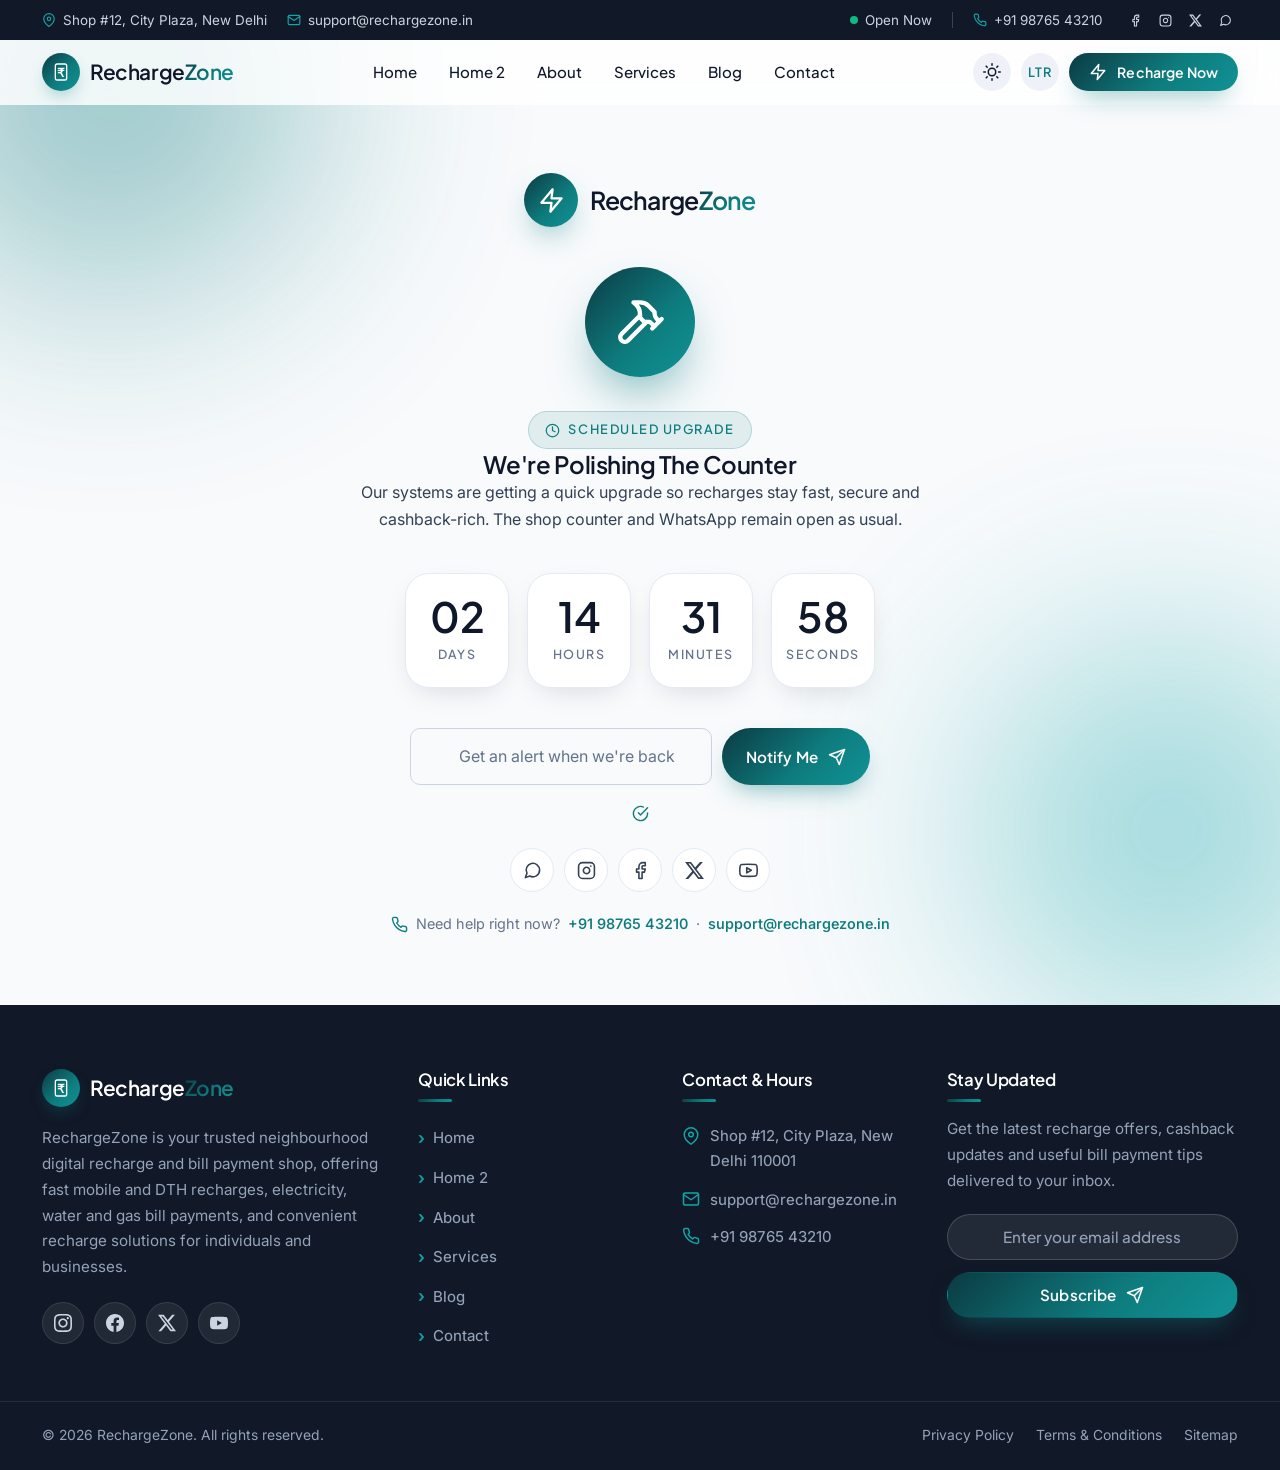
<file: maintenance.html>
<!DOCTYPE html>
<html lang="en" data-theme="light" dir="ltr">
<head>
  <meta charset="UTF-8">
  <meta name="viewport" content="width=device-width, initial-scale=1.0">
  <title>We'll Be Back Soon — RechargeZone</title>
  <meta name="description" content="RechargeZone is briefly offline for a scheduled upgrade. We'll be back shortly — subscribe below for a WhatsApp update the moment we reopen.">
  <meta name="robots" content="noindex, follow">
  <meta name="theme-color" content="#0B3B43">
  <link rel="icon" type="image/svg+xml" href="data:image/svg+xml,%3Csvg xmlns='http://www.w3.org/2000/svg' viewBox='0 0 24 24'%3E%3Cdefs%3E%3ClinearGradient id='g' x1='0' y1='0' x2='1' y2='1'%3E%3Cstop offset='0' stop-color='%230B3B43'/%3E%3Cstop offset='1' stop-color='%2312A5A8'/%3E%3C/linearGradient%3E%3C/defs%3E%3Crect width='24' height='24' rx='6' fill='url(%23g)'/%3E%3Cg fill='none' stroke='%23fff' stroke-width='1.6' stroke-linecap='round' stroke-linejoin='round'%3E%3Crect x='5.2' y='2.4' width='13.6' height='19.2' rx='2.2' ry='2.2'/%3E%3C/g%3E%3Ctext x='12' y='12.6' text-anchor='middle' dominant-baseline='central' font-family='Segoe UI, Roboto, Arial, sans-serif' font-size='14' font-weight='600' fill='%23fff' stroke='none'%3E%E2%82%B9%3C/text%3E%3C/svg%3E">
  <link rel="preconnect" href="https://fonts.googleapis.com">
  <link rel="preconnect" href="https://fonts.gstatic.com" crossorigin>
  <link href="https://fonts.googleapis.com/css2?family=Inter:wght@400;500;600;700&family=Plus+Jakarta+Sans:wght@500;600;700;800&display=swap" rel="stylesheet">
  <link rel="stylesheet" href="assets/css/style.css">
  <link rel="stylesheet" href="assets/css/responsive.css">
</head>
<body>
  <div class="preloader" id="preloader" aria-hidden="true">
    <div class="preloader-mark">
      <svg class="ic"><use href="#i-logo-mark"></use></svg>
    </div>
    <span class="preloader-name">Recharge<em>Zone</em></span>
  </div>
  <div class="page-transition" id="pageTransition" aria-hidden="true"></div>

  <svg xmlns="http://www.w3.org/2000/svg" style="position:absolute;width:0;height:0;overflow:hidden" aria-hidden="true">
    <symbol id="i-bolt" viewBox="0 0 24 24" fill="none" stroke="currentColor" stroke-width="2" stroke-linecap="round" stroke-linejoin="round"><polygon points="13 2 3 14 12 14 11 22 21 10 12 10 13 2"/></symbol>
    <symbol id="i-hammer" viewBox="0 0 24 24" fill="none" stroke="currentColor" stroke-width="2" stroke-linecap="round" stroke-linejoin="round"><path d="M15 12l-8.5 8.5a2.12 2.12 0 1 1-3-3L12 9"/><path d="M17.64 15L22 10.64"/><path d="M20.91 11.7l-1.25-1.25c-.6-.6-.93-1.4-.93-2.25v-.86L16.01 4.6a5.56 5.56 0 0 0-3.94-1.64H9l.92.82A6.18 6.18 0 0 1 12 8.4v1.56l2 2h2.47l2.26 1.91"/></symbol>
    <symbol id="i-mail" viewBox="0 0 24 24" fill="none" stroke="currentColor" stroke-width="2" stroke-linecap="round" stroke-linejoin="round"><rect x="2" y="4" width="20" height="16" rx="2"/><path d="M22 6l-10 7L2 6"/></symbol>
    <symbol id="i-phone" viewBox="0 0 24 24" fill="none" stroke="currentColor" stroke-width="2" stroke-linecap="round" stroke-linejoin="round"><path d="M22 16.92v3a2 2 0 0 1-2.18 2 19.79 19.79 0 0 1-8.63-3.07 19.5 19.5 0 0 1-6-6 19.79 19.79 0 0 1-3.07-8.67A2 2 0 0 1 4.11 2h3a2 2 0 0 1 2 1.72 12.84 12.84 0 0 0 .7 2.81 2 2 0 0 1-.45 2.11L8.09 9.91a16 16 0 0 0 6 6l1.27-1.27a2 2 0 0 1 2.11-.45 12.84 12.84 0 0 0 2.81.7A2 2 0 0 1 22 16.92z"/></symbol>
    <symbol id="i-clock" viewBox="0 0 24 24" fill="none" stroke="currentColor" stroke-width="2" stroke-linecap="round" stroke-linejoin="round"><circle cx="12" cy="12" r="10"/><polyline points="12 6 12 12 16 14"/></symbol>
    <symbol id="i-send" viewBox="0 0 24 24" fill="none" stroke="currentColor" stroke-width="2" stroke-linecap="round" stroke-linejoin="round"><line x1="22" y1="2" x2="11" y2="13"/><polygon points="22 2 15 22 11 13 2 9 22 2"/></symbol>
    <symbol id="i-check-circle" viewBox="0 0 24 24" fill="none" stroke="currentColor" stroke-width="2" stroke-linecap="round" stroke-linejoin="round"><path d="M22 11.08V12a10 10 0 1 1-5.93-9.14"/><polyline points="22 4 12 14.01 9 11.01"/></symbol>
    <symbol id="i-whatsapp" viewBox="0 0 24 24" fill="none" stroke="currentColor" stroke-width="2" stroke-linecap="round" stroke-linejoin="round"><path d="M21 11.5a8.5 8.5 0 0 1-12.4 7.5L3 21l2-5.6a8.5 8.5 0 1 1 16-3.9z"/></symbol>
    <symbol id="i-instagram" viewBox="0 0 24 24" fill="none" stroke="currentColor" stroke-width="2" stroke-linecap="round" stroke-linejoin="round"><rect x="2" y="2" width="20" height="20" rx="5"/><path d="M16 11.37A4 4 0 1 1 12.63 8 4 4 0 0 1 16 11.37z"/><line x1="17.5" y1="6.5" x2="17.51" y2="6.5"/></symbol>
    <symbol id="i-facebook" viewBox="0 0 24 24" fill="none" stroke="currentColor" stroke-width="2" stroke-linecap="round" stroke-linejoin="round"><path d="M18 2h-3a5 5 0 0 0-5 5v3H7v4h3v8h4v-8h3l1-4h-4V7a1 1 0 0 1 1-1h3z"/></symbol>
    <symbol id="i-twitter" viewBox="0 0 24 24" fill="currentColor" stroke="none"><path d="M18.9 1.15h3.68l-8.04 9.19L24 22.85h-7.41l-5.8-7.58-6.64 7.58H.47l8.6-9.83L0 1.15h7.59l5.24 6.93zm-1.29 19.5h2.04L6.49 3.24H4.3z"/></symbol>
    <symbol id="i-youtube" viewBox="0 0 24 24" fill="none" stroke="currentColor" stroke-width="2" stroke-linecap="round" stroke-linejoin="round"><path d="M22.54 6.42a2.78 2.78 0 0 0-1.95-2C18.88 4 12 4 12 4s-6.88 0-8.59.46a2.78 2.78 0 0 0-1.95 2A29 29 0 0 0 1 11.75a29 29 0 0 0 .46 5.33A2.78 2.78 0 0 0 3.4 19c1.72.46 8.6.46 8.6.46s6.88 0 8.59-.46a2.78 2.78 0 0 0 1.95-2 29 29 0 0 0 .46-5.25 29 29 0 0 0-.46-5.33z"/><polygon points="9.75 15.02 15.5 11.75 9.75 8.48 9.75 15.02"/></symbol>
    <symbol id="i-ig" viewBox="0 0 24 24" fill="currentColor" stroke="none"><path d="M12 0C8.74 0 8.333.015 7.053.072 5.775.132 4.905.333 4.14.63c-.789.306-1.459.717-2.126 1.384S.935 3.35.63 4.14C.333 4.905.131 5.775.072 7.053.012 8.333 0 8.74 0 12s.015 3.667.072 4.947c.06 1.277.261 2.148.558 2.913.306.788.717 1.459 1.384 2.126.667.666 1.336 1.079 2.126 1.384.766.296 1.636.499 2.913.558C8.333 23.988 8.74 24 12 24s3.667-.015 4.947-.072c1.277-.06 2.148-.262 2.913-.558.788-.306 1.459-.718 2.126-1.384.666-.667 1.079-1.337 1.384-2.126.296-.765.499-1.636.558-2.913.06-1.28.072-1.687.072-4.947s-.015-3.667-.072-4.947c-.06-1.277-.262-2.149-.558-2.913-.306-.789-.718-1.459-1.384-2.126C21.319 1.347 20.649.935 19.86.63c-.765-.297-1.636-.499-2.913-.558C15.667.012 15.26 0 12 0zm0 2.16c3.203 0 3.585.016 4.85.071 1.17.055 1.805.249 2.227.415.562.217.96.477 1.382.896.419.42.679.819.896 1.381.164.422.36 1.057.413 2.227.057 1.266.07 1.646.07 4.85s-.015 3.585-.074 4.85c-.061 1.17-.256 1.805-.421 2.227-.224.562-.479.96-.899 1.382-.419.419-.824.679-1.38.896-.42.164-1.065.36-2.235.413-1.274.057-1.649.07-4.859.07-3.211 0-3.586-.015-4.859-.074-1.171-.061-1.816-.256-2.236-.421-.569-.224-.96-.479-1.379-.899-.421-.419-.69-.824-.9-1.38-.165-.42-.359-1.065-.42-2.235-.045-1.26-.061-1.649-.061-4.844 0-3.196.016-3.586.061-4.861.061-1.17.255-1.814.42-2.234.21-.57.479-.96.9-1.381.419-.419.81-.689 1.379-.898.42-.166 1.051-.361 2.221-.421 1.275-.045 1.65-.06 4.859-.06l.045.03zm0 3.678c-3.405 0-6.162 2.76-6.162 6.162 0 3.405 2.76 6.162 6.162 6.162 3.405 0 6.162-2.76 6.162-6.162 0-3.405-2.76-6.162-6.162-6.162zM12 16c-2.21 0-4-1.79-4-4s1.79-4 4-4 4 1.79 4 4-1.79 4-4 4zm7.846-10.405c0 .795-.646 1.44-1.44 1.44-.795 0-1.44-.646-1.44-1.44 0-.794.646-1.439 1.44-1.439.793-.001 1.44.645 1.44 1.439z"/></symbol>
    <symbol id="i-fb" viewBox="0 0 24 24" fill="currentColor" stroke="none"><path d="M24 12.07C24 5.41 18.63 0 12 0S0 5.41 0 12.07C0 18.1 4.39 23.09 10.13 24v-8.44H7.08v-3.49h3.05V9.41c0-3.02 1.79-4.69 4.53-4.69 1.31 0 2.69.24 2.69.24v2.97h-1.52c-1.49 0-1.96.93-1.96 1.89v2.26h3.33l-.53 3.49h-2.8V24C19.61 23.09 24 18.1 24 12.07z"/></symbol>
    <symbol id="i-tw" viewBox="0 0 24 24" fill="currentColor" stroke="none"><path d="M18.9 1.15h3.68l-8.04 9.19L24 22.85h-7.41l-5.8-7.58-6.64 7.58H.47l8.6-9.83L0 1.15h7.59l5.24 6.93zm-1.29 19.5h2.04L6.49 3.24H4.3z"/></symbol>
    <symbol id="i-yt" viewBox="0 0 24 24" fill="currentColor" stroke="none"><path d="M23.5 6.19a3.02 3.02 0 0 0-2.12-2.14C19.5 3.55 12 3.55 12 3.55s-7.5 0-9.38.5A3.02 3.02 0 0 0 .5 6.19C0 8.07 0 12 0 12s0 3.93.5 5.81a3.02 3.02 0 0 0 2.12 2.14c1.88.5 9.38.5 9.38.5s7.5 0 9.38-.5a3.02 3.02 0 0 0 2.12-2.14C24 15.93 24 12 24 12s0-3.93-.5-5.81zM9.55 15.57V8.43L15.82 12l-6.27 3.57z"/></symbol>

    <symbol id="i-pin" viewBox="0 0 24 24" fill="none" stroke="currentColor" stroke-width="2" stroke-linecap="round" stroke-linejoin="round"><path d="M21 10c0 7-9 13-9 13s-9-6-9-13a9 9 0 0 1 18 0z"/><circle cx="12" cy="10" r="3"/></symbol>
    <symbol id="i-sun" viewBox="0 0 24 24" fill="none" stroke="currentColor" stroke-width="2" stroke-linecap="round" stroke-linejoin="round"><circle cx="12" cy="12" r="5"/><line x1="12" y1="1" x2="12" y2="3"/><line x1="12" y1="21" x2="12" y2="23"/><line x1="4.22" y1="4.22" x2="5.64" y2="5.64"/><line x1="18.36" y1="18.36" x2="19.78" y2="19.78"/><line x1="1" y1="12" x2="3" y2="12"/><line x1="21" y1="12" x2="23" y2="12"/><line x1="4.22" y1="19.78" x2="5.64" y2="18.36"/><line x1="18.36" y1="5.64" x2="19.78" y2="4.22"/></symbol>
    <symbol id="i-moon" viewBox="0 0 24 24" fill="none" stroke="currentColor" stroke-width="2" stroke-linecap="round" stroke-linejoin="round"><path d="M21 12.79A9 9 0 1 1 11.21 3 7 7 0 0 0 21 12.79z"/></symbol>
    <symbol id="i-menu" viewBox="0 0 24 24" fill="none" stroke="currentColor" stroke-width="2" stroke-linecap="round" stroke-linejoin="round"><line x1="3" y1="6" x2="21" y2="6"/><line x1="3" y1="12" x2="21" y2="12"/><line x1="3" y1="18" x2="21" y2="18"/></symbol>
    <symbol id="i-x" viewBox="0 0 24 24" fill="none" stroke="currentColor" stroke-width="2" stroke-linecap="round" stroke-linejoin="round"><line x1="18" y1="6" x2="6" y2="18"/><line x1="6" y1="6" x2="18" y2="18"/></symbol>
<symbol id="i-logo-mark" viewBox="0 0 24 24"><g fill="none" stroke="#fff" stroke-width="1.6" stroke-linecap="round" stroke-linejoin="round"><rect x="5.2" y="2.4" width="13.6" height="19.2" rx="2.2" ry="2.2"/></g><text x="12" y="12.6" text-anchor="middle" dominant-baseline="central" font-family="Segoe UI, Roboto, Arial, sans-serif" font-size="14" font-weight="600" fill="#fff" stroke="none">&#8377;</text></symbol>
  </svg>

  <header class="site-header" id="siteHeader">
    <div class="topbar">
      <div class="container topbar-inner">
        <div class="topbar-left">
          <span><svg class="ic"><use href="#i-pin"></use></svg> Shop #12, City Plaza, New Delhi</span>
          <a href="mailto:support@rechargezone.in"><svg class="ic"><use href="#i-mail"></use></svg> support@rechargezone.in</a>
        </div>
        <div class="topbar-right">
          <span class="store-status" data-store-status><span class="dot"></span><span>Checking…</span></span>
          <span class="topbar-divider"></span>
          <a href="tel:+919876543210"><svg class="ic"><use href="#i-phone"></use></svg> +91 98765 43210</a>
          <div class="topbar-social">
            <a href="#" aria-label="Facebook"><svg class="ic"><use href="#i-facebook"></use></svg></a>
            <a href="#" aria-label="Instagram"><svg class="ic"><use href="#i-instagram"></use></svg></a>
            <a href="#" aria-label="X"><svg class="ic"><use href="#i-twitter"></use></svg></a>
            <a href="#" aria-label="WhatsApp"><svg class="ic"><use href="#i-whatsapp"></use></svg></a>
          </div>
        </div>
      </div>
    </div>
    <div class="header-main">
      <div class="container header-inner">
        <a href="index.html" class="brand" aria-label="RechargeZone — home">
          <span class="brand-mark"><svg class="ic"><use href="#i-logo-mark"></use></svg></span>
          <span class="brand-text">Recharge<em>Zone</em></span>
        </a>
        <nav class="main-nav" id="mainNav" aria-label="Primary navigation">
          <ul class="nav-list">
            <li><a href="index.html" class="nav-link">Home</a></li>
            <li><a href="home-2.html" class="nav-link">Home 2</a></li>
            <li><a href="about.html" class="nav-link">About</a></li>
            <li><a href="services.html" class="nav-link">Services</a></li>
            <li><a href="blog.html" class="nav-link">Blog</a></li>
            <li><a href="contact.html" class="nav-link">Contact</a></li>
          </ul>
          <div class="nav-cta-mobile">
            <a href="index.html#recharge" class="btn btn-primary btn-block">Recharge Now</a>
          </div>
        </nav>
        <div class="header-actions">
          <button class="icon-btn" id="themeToggle" type="button" aria-label="Toggle dark mode">
            <svg class="ic i-sun"><use href="#i-sun"></use></svg>
            <svg class="ic i-moon"><use href="#i-moon"></use></svg>
          </button>
          <button class="icon-btn" id="dirToggle" type="button" aria-label="Toggle RTL layout">
            <span class="dir-label" id="dirLabel">LTR</span>
          </button>
          <a href="index.html#recharge" class="btn btn-primary btn-sm header-cta"><svg class="ic"><use href="#i-bolt"></use></svg> Recharge Now</a>
          <button class="icon-btn nav-toggle" id="navToggle" type="button" aria-label="Open menu" aria-expanded="false">
            <svg class="ic i-open"><use href="#i-menu"></use></svg>
            <svg class="ic i-close"><use href="#i-x"></use></svg>
          </button>
        </div>
      </div>
    </div>
  </header>

  <main id="main">
    <section class="maintenance-wrap" aria-labelledby="maint-title">
      <span class="maint-blob mb1" aria-hidden="true"></span>
      <span class="maint-blob mb2" aria-hidden="true"></span>
      <div class="maint-inner">
        <a href="index.html" class="maint-logo" aria-label="RechargeZone home">
          <span class="logo-mark"><svg class="ic"><use href="#i-bolt"></use></svg></span>
          <span class="logo-text">Recharge<span>Zone</span></span>
        </a>
        <span class="maint-ic"><svg class="ic"><use href="#i-hammer"></use></svg></span>
        <span class="eyebrow"><svg class="ic"><use href="#i-clock"></use></svg> Scheduled Upgrade</span>
        <h1 id="maint-title">We're Polishing The Counter</h1>
        <p>Our systems are getting a quick upgrade so recharges stay fast, secure and cashback-rich. The shop counter and WhatsApp remain open as usual.</p>
        <div class="countdown" id="countdown" aria-label="Countdown to reopening">
          <div class="count-box"><span class="num" id="cd-days">00</span><span class="lbl">Days</span></div>
          <div class="count-box"><span class="num" id="cd-hours">00</span><span class="lbl">Hours</span></div>
          <div class="count-box"><span class="num" id="cd-mins">00</span><span class="lbl">Minutes</span></div>
          <div class="count-box"><span class="num" id="cd-secs">00</span><span class="lbl">Seconds</span></div>
        </div>
        <form class="maint-form" data-validate novalidate>
          <input type="email" class="field-input" placeholder="Get an alert when we're back" aria-label="Email address" required>
          <button type="submit" class="btn btn-primary">Notify Me <svg class="ic fwd"><use href="#i-send"></use></svg></button>
        </form>
        <p class="maint-note"><svg class="ic"><use href="#i-check-circle"></use></svg> <span class="success-msg inline" role="status">You're on the list — we'll ping you the moment we're back.</span> <span class="error-msg inline" role="alert">Please enter a valid email.</span></p>
        <div class="maint-social" aria-label="Social media">
          <a href="https://wa.me/919876543210" aria-label="WhatsApp"><svg class="ic"><use href="#i-whatsapp"></use></svg></a>
          <a href="#" aria-label="Instagram"><svg class="ic"><use href="#i-instagram"></use></svg></a>
          <a href="#" aria-label="Facebook"><svg class="ic"><use href="#i-facebook"></use></svg></a>
          <a href="#" aria-label="X"><svg class="ic"><use href="#i-twitter"></use></svg></a>
          <a href="#" aria-label="YouTube"><svg class="ic"><use href="#i-youtube"></use></svg></a>
        </div>
        <p class="maint-note"><svg class="ic"><use href="#i-phone"></use></svg> Need help right now? <a href="tel:+919876543210">+91 98765 43210</a> · <a href="mailto:support@rechargezone.in">support@rechargezone.in</a></p>
      </div>
    </section>
  </main>

  <footer class="site-footer">
    <div class="container footer-grid">
      <div class="footer-col footer-about">
        <a href="index.html" class="brand brand-footer" aria-label="RechargeZone home">
          <span class="brand-mark"><svg class="ic"><use href="#i-logo-mark"></use></svg></span>
          <span class="brand-text">Recharge<em>Zone</em></span>
        </a>
        <p>RechargeZone is your trusted neighbourhood digital recharge and bill payment shop, offering fast mobile and DTH recharges, electricity, water and gas bill payments, and convenient recharge solutions for individuals and businesses.</p>
        <div class="footer-social">
          <a href="https://www.instagram.com/" target="_blank" rel="noopener noreferrer" aria-label="Instagram"><svg class="ic"><use href="#i-ig"></use></svg></a>
          <a href="https://www.facebook.com/" target="_blank" rel="noopener noreferrer" aria-label="Facebook"><svg class="ic"><use href="#i-fb"></use></svg></a>
          <a href="https://x.com/" target="_blank" rel="noopener noreferrer" aria-label="X"><svg class="ic"><use href="#i-tw"></use></svg></a>
          <a href="https://www.youtube.com/" target="_blank" rel="noopener noreferrer" aria-label="YouTube"><svg class="ic"><use href="#i-yt"></use></svg></a>
        </div>
      </div>
      <div class="footer-col">
        <h4>Quick Links</h4>
        <ul>
          <li><a href="index.html">Home</a></li>
          <li><a href="home-2.html">Home 2</a></li>
          <li><a href="about.html">About</a></li>
          <li><a href="services.html">Services</a></li>
          <li><a href="blog.html">Blog</a></li>
          <li><a href="contact.html">Contact</a></li>
        </ul>
      </div>
      <div class="footer-col footer-contact">
        <h4>Contact &amp; Hours</h4>
        <ul>
          <li><svg class="ic"><use href="#i-pin"></use></svg> Shop #12, City Plaza, New Delhi 110001</li>
          <li><svg class="ic"><use href="#i-mail"></use></svg> <a href="mailto:support@rechargezone.in">support@rechargezone.in</a></li>
          <li><svg class="ic"><use href="#i-phone"></use></svg> <a href="tel:+919876543210">+91 98765 43210</a></li>
        </ul>
      </div>
      <div class="footer-col footer-news-col">
        <h4>Stay Updated</h4>
        <p>Get the latest recharge offers, cashback updates and useful bill payment tips delivered to your inbox.</p>
        <form class="newsletter-form" data-validate novalidate>
          <label class="sr-only" for="nl-email">Email address</label>
          <input type="email" id="nl-email" class="field-input" placeholder="Enter your email address" required>
          <button class="btn btn-primary" type="submit">Subscribe <svg class="ic fwd"><use href="#i-send"></use></svg></button>
          <div class="success-msg" role="status"><svg class="ic"><use href="#i-check-circle"></use></svg> Subscribed! Welcome to the family.</div>
          <div class="error-msg" role="alert">Please enter a valid email address.</div>
        </form>
      </div>
    </div>
    <div class="footer-bottom">
      <div class="container footer-bottom-inner">
        <p>© <span data-year>2026</span> RechargeZone. All rights reserved.</p>
        <ul>
          <li><a href="privacy-policy.html">Privacy Policy</a></li>
          <li><a href="terms-conditions.html">Terms &amp; Conditions</a></li>
          <li><a href="sitemap.html">Sitemap</a></li>
        </ul>
      </div>
    </div>
  </footer>

  <script src="assets/js/main.js"></script>
</body>
</html>
</file>
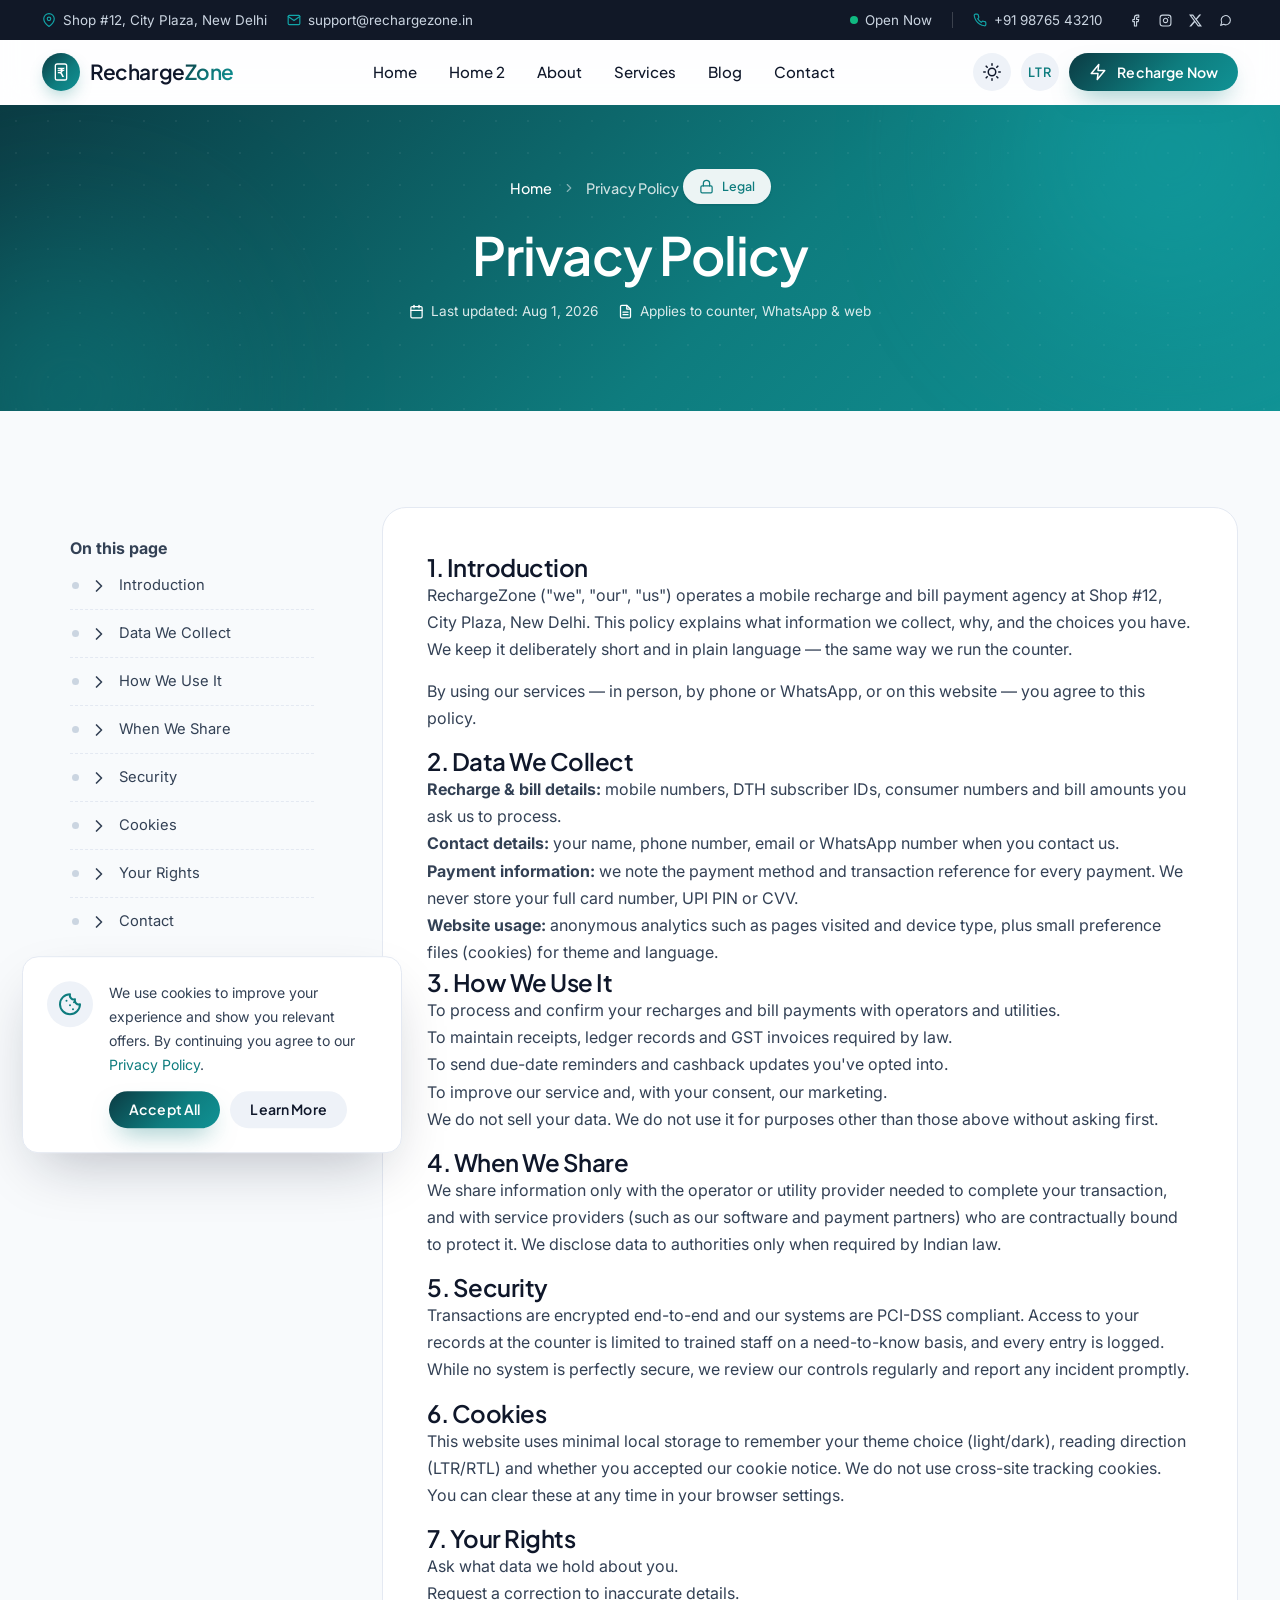
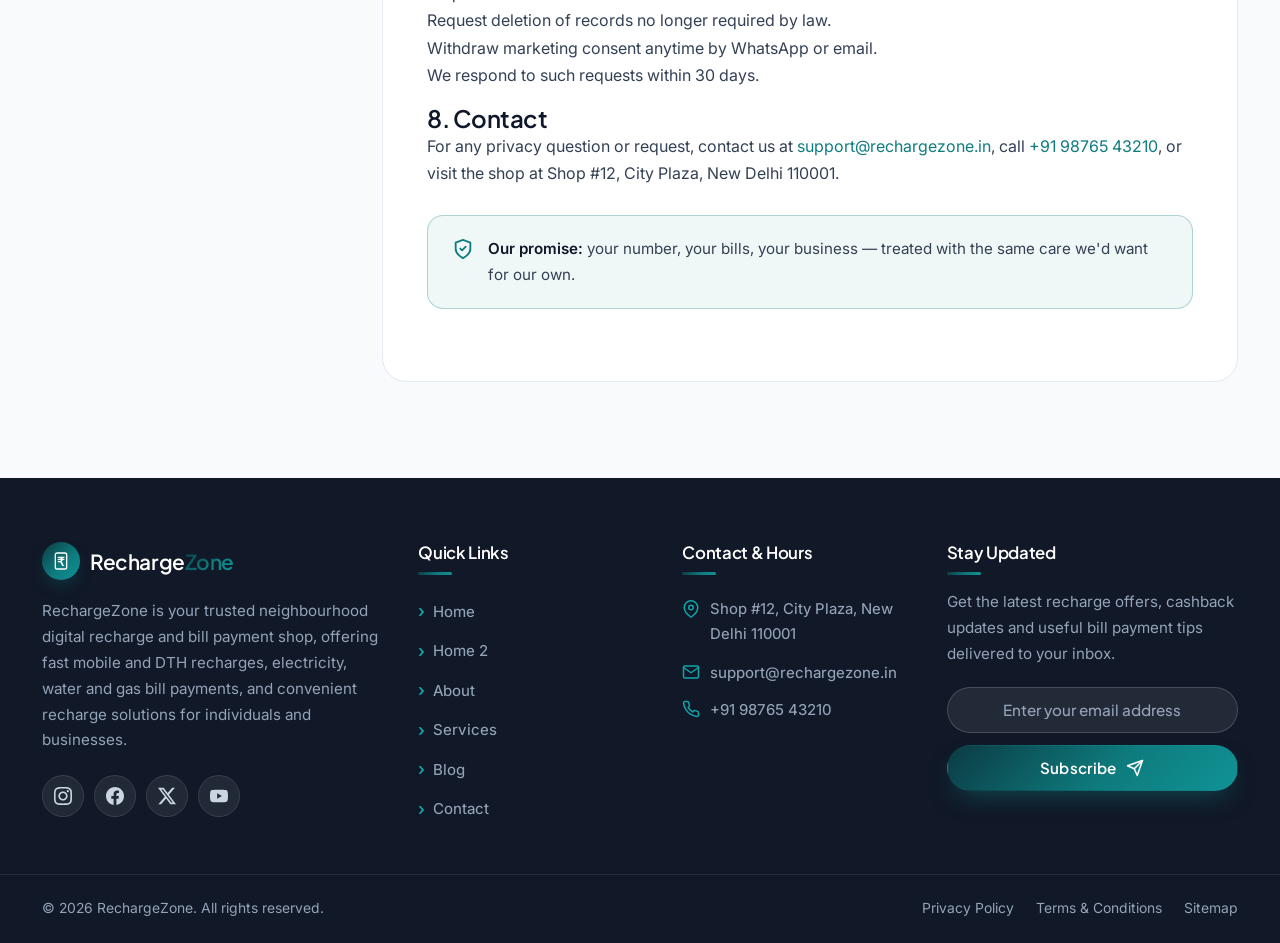
<file: privacy-policy.html>
<!DOCTYPE html>
<html lang="en" data-theme="light" dir="ltr">
<head>
  <meta charset="UTF-8">
  <meta name="viewport" content="width=device-width, initial-scale=1.0">
  <title>Privacy Policy — RechargeZone</title>
  <meta name="description" content="How RechargeZone collects, uses and protects your personal information across the counter, WhatsApp and this website. Your data stays private, always.">
  <meta name="keywords" content="rechargezone privacy policy, data privacy, secure recharge">
  <meta name="author" content="RechargeZone">
  <meta name="robots" content="index, follow">
  <link rel="canonical" href="https://www.rechargezone.in/privacy-policy">
  <meta name="theme-color" content="#0B3B43">
  <meta property="og:type" content="website">
  <meta property="og:title" content="RechargeZone — Mobile Recharge & Bill Payment Shop">
  <meta property="og:description" content="Instant mobile recharge, DTH recharge and utility bill payments with cashback on every transaction.">
  <meta property="og:url" content="https://www.rechargezone.in/">
  <meta property="og:site_name" content="RechargeZone">
  <link rel="icon" type="image/svg+xml" href="data:image/svg+xml,%3Csvg xmlns='http://www.w3.org/2000/svg' viewBox='0 0 24 24'%3E%3Cdefs%3E%3ClinearGradient id='g' x1='0' y1='0' x2='1' y2='1'%3E%3Cstop offset='0' stop-color='%230B3B43'/%3E%3Cstop offset='1' stop-color='%2312A5A8'/%3E%3C/linearGradient%3E%3C/defs%3E%3Crect width='24' height='24' rx='6' fill='url(%23g)'/%3E%3Cg fill='none' stroke='%23fff' stroke-width='1.6' stroke-linecap='round' stroke-linejoin='round'%3E%3Crect x='5.2' y='2.4' width='13.6' height='19.2' rx='2.2' ry='2.2'/%3E%3C/g%3E%3Ctext x='12' y='12.6' text-anchor='middle' dominant-baseline='central' font-family='Segoe UI, Roboto, Arial, sans-serif' font-size='14' font-weight='600' fill='%23fff' stroke='none'%3E%E2%82%B9%3C/text%3E%3C/svg%3E">
  <link rel="preconnect" href="https://fonts.googleapis.com">
  <link rel="preconnect" href="https://fonts.gstatic.com" crossorigin>
  <link href="https://fonts.googleapis.com/css2?family=Inter:wght@400;500;600;700&family=Plus+Jakarta+Sans:wght@500;600;700;800&display=swap" rel="stylesheet">
  <link rel="stylesheet" href="assets/css/style.css">
  <link rel="stylesheet" href="assets/css/responsive.css">
  <script type="application/ld+json">
  {
    "@context": "https://schema.org",
    "@type": "LocalBusiness",
    "name": "RechargeZone",
    "description": "Mobile recharge, DTH recharge and utility bill payment shop.",
    "telephone": "+91 98765 43210",
    "email": "support@rechargezone.in",
    "address": { "@type": "PostalAddress", "streetAddress": "Shop #12, City Plaza", "addressLocality": "New Delhi", "addressRegion": "DL", "postalCode": "110001", "addressCountry": "IN" },
    "openingHours": ["Mo-Sa 08:00-21:30", "Su 10:00-18:00"]
  }
  </script>
</head>
<body>
  <a class="skip-link" href="#main">Skip to main content</a>
  <div class="preloader" id="preloader" aria-hidden="true">
    <div class="preloader-mark">
      <svg class="ic"><use href="#i-logo-mark"></use></svg>
    </div>
    <span class="preloader-name">Recharge<em>Zone</em></span>
  </div>
  <div class="page-transition" id="pageTransition" aria-hidden="true"></div>

  <svg xmlns="http://www.w3.org/2000/svg" style="position:absolute;width:0;height:0;overflow:hidden" aria-hidden="true">
    <symbol id="i-mobile" viewBox="0 0 24 24" fill="none" stroke="currentColor" stroke-width="2" stroke-linecap="round" stroke-linejoin="round"><rect x="5" y="2" width="14" height="20" rx="2"/><line x1="12" y1="18" x2="12.01" y2="18"/></symbol>
    <symbol id="i-satellite" viewBox="0 0 24 24" fill="none" stroke="currentColor" stroke-width="2" stroke-linecap="round" stroke-linejoin="round"><path d="M4.9 4.9a10 10 0 0 1 14.2 0"/><path d="M7.8 7.8a6 6 0 0 1 8.4 0"/><circle cx="12" cy="12" r="2"/><rect x="2" y="20" width="20" height="2" rx="1"/></symbol>
    <symbol id="i-bolt" viewBox="0 0 24 24" fill="none" stroke="currentColor" stroke-width="2" stroke-linecap="round" stroke-linejoin="round"><polygon points="13 2 3 14 12 14 11 22 21 10 12 10 13 2"/></symbol>
    <symbol id="i-droplet" viewBox="0 0 24 24" fill="none" stroke="currentColor" stroke-width="2" stroke-linecap="round" stroke-linejoin="round"><path d="M12 2.69l5.66 5.66a8 8 0 1 1-11.31 0z"/></symbol>
    <symbol id="i-flame" viewBox="0 0 24 24" fill="none" stroke="currentColor" stroke-width="2" stroke-linecap="round" stroke-linejoin="round"><path d="M8.5 14.5A2.5 2.5 0 0 0 11 12c0-1.38-.5-2-1-3-1.072-2.143-.224-4.054 2-6 .5 2.5 2 4.9 4 6.5 2 1.6 3 3.5 3 5.5a7 7 0 1 1-14 0c0-1.153.433-2.294 1-3a2.5 2.5 0 0 0 2.5 2.5z"/></symbol>
    <symbol id="i-globe" viewBox="0 0 24 24" fill="none" stroke="currentColor" stroke-width="2" stroke-linecap="round" stroke-linejoin="round"><circle cx="12" cy="12" r="10"/><path d="M2 12h20"/><path d="M12 2a15.3 15.3 0 0 1 4 10 15.3 15.3 0 0 1-4 10 15.3 15.3 0 0 1-4-10 15.3 15.3 0 0 1 4-10z"/></symbol>
    <symbol id="i-wifi" viewBox="0 0 24 24" fill="none" stroke="currentColor" stroke-width="2" stroke-linecap="round" stroke-linejoin="round"><path d="M5 12.55a11 11 0 0 1 14.08 0"/><path d="M1.42 9a16 16 0 0 1 21.16 0"/><path d="M8.53 16.11a6 6 0 0 1 6.95 0"/><line x1="12" y1="20" x2="12.01" y2="20"/></symbol>
    <symbol id="i-bank" viewBox="0 0 24 24" fill="none" stroke="currentColor" stroke-width="2" stroke-linecap="round" stroke-linejoin="round"><path d="M3 21h18"/><path d="M3 11l9-6 9 6"/><path d="M5 11v10"/><path d="M19 11v10"/><path d="M9 11v10"/><path d="M15 11v10"/></symbol>
    <symbol id="i-wallet" viewBox="0 0 24 24" fill="none" stroke="currentColor" stroke-width="2" stroke-linecap="round" stroke-linejoin="round"><path d="M21 12V7H5a2 2 0 0 1 0-4h14v4"/><path d="M3 5v14a2 2 0 0 0 2 2h16v-5"/><path d="M18 12a2 2 0 0 0 0 4h4v-4z"/></symbol>
    <symbol id="i-shield" viewBox="0 0 24 24" fill="none" stroke="currentColor" stroke-width="2" stroke-linecap="round" stroke-linejoin="round"><path d="M12 22s8-4 8-10V5l-8-3-8 3v7c0 6 8 10 8 10z"/><polyline points="9 11.5 11 13.5 15 9.5"/></symbol>
    <symbol id="i-clock" viewBox="0 0 24 24" fill="none" stroke="currentColor" stroke-width="2" stroke-linecap="round" stroke-linejoin="round"><circle cx="12" cy="12" r="10"/><polyline points="12 6 12 12 16 14"/></symbol>
    <symbol id="i-check" viewBox="0 0 24 24" fill="none" stroke="currentColor" stroke-width="2" stroke-linecap="round" stroke-linejoin="round"><polyline points="20 6 9 17 4 12"/></symbol>
    <symbol id="i-check-circle" viewBox="0 0 24 24" fill="none" stroke="currentColor" stroke-width="2" stroke-linecap="round" stroke-linejoin="round"><path d="M22 11.08V12a10 10 0 1 1-5.93-9.14"/><polyline points="22 4 12 14.01 9 11.01"/></symbol>
    <symbol id="i-x" viewBox="0 0 24 24" fill="none" stroke="currentColor" stroke-width="2" stroke-linecap="round" stroke-linejoin="round"><line x1="18" y1="6" x2="6" y2="18"/><line x1="6" y1="6" x2="18" y2="18"/></symbol>
    <symbol id="i-chevron-down" viewBox="0 0 24 24" fill="none" stroke="currentColor" stroke-width="2" stroke-linecap="round" stroke-linejoin="round"><polyline points="6 9 12 15 18 9"/></symbol>
    <symbol id="i-chevron-left" viewBox="0 0 24 24" fill="none" stroke="currentColor" stroke-width="2" stroke-linecap="round" stroke-linejoin="round"><polyline points="15 18 9 12 15 6"/></symbol>
    <symbol id="i-chevron-right" viewBox="0 0 24 24" fill="none" stroke="currentColor" stroke-width="2" stroke-linecap="round" stroke-linejoin="round"><polyline points="9 18 15 12 9 6"/></symbol>
    <symbol id="i-arrow-right" viewBox="0 0 24 24" fill="none" stroke="currentColor" stroke-width="2" stroke-linecap="round" stroke-linejoin="round"><line x1="5" y1="12" x2="19" y2="12"/><polyline points="12 5 19 12 12 19"/></symbol>
    <symbol id="i-arrow-left" viewBox="0 0 24 24" fill="none" stroke="currentColor" stroke-width="2" stroke-linecap="round" stroke-linejoin="round"><line x1="19" y1="12" x2="5" y2="12"/><polyline points="12 19 5 12 12 5"/></symbol>
    <symbol id="i-arrow-up" viewBox="0 0 24 24" fill="none" stroke="currentColor" stroke-width="2" stroke-linecap="round" stroke-linejoin="round"><line x1="12" y1="19" x2="12" y2="5"/><polyline points="5 12 12 5 19 12"/></symbol>
    <symbol id="i-star" viewBox="0 0 24 24" fill="currentColor" stroke="none"><polygon points="12 2 15.09 8.26 22 9.27 17 14.14 18.18 21.02 12 17.77 5.82 21.02 7 14.14 2 9.27 8.91 8.26 12 2"/></symbol>
    <symbol id="i-quote" viewBox="0 0 24 24" fill="currentColor" stroke="none"><path d="M10 11H6a2 2 0 0 1-2-2V7a2 2 0 0 1 2-2h2a2 2 0 0 1 2 2v6a6 6 0 0 1-6 6"/><path d="M22 11h-4a2 2 0 0 1-2-2V7a2 2 0 0 1 2-2h2a2 2 0 0 1 2 2v6a6 6 0 0 1-6 6"/></symbol>
    <symbol id="i-menu" viewBox="0 0 24 24" fill="none" stroke="currentColor" stroke-width="2" stroke-linecap="round" stroke-linejoin="round"><line x1="3" y1="6" x2="21" y2="6"/><line x1="3" y1="12" x2="21" y2="12"/><line x1="3" y1="18" x2="21" y2="18"/></symbol>
    <symbol id="i-sun" viewBox="0 0 24 24" fill="none" stroke="currentColor" stroke-width="2" stroke-linecap="round" stroke-linejoin="round"><circle cx="12" cy="12" r="5"/><line x1="12" y1="1" x2="12" y2="3"/><line x1="12" y1="21" x2="12" y2="23"/><line x1="4.22" y1="4.22" x2="5.64" y2="5.64"/><line x1="18.36" y1="18.36" x2="19.78" y2="19.78"/><line x1="1" y1="12" x2="3" y2="12"/><line x1="21" y1="12" x2="23" y2="12"/><line x1="4.22" y1="19.78" x2="5.64" y2="18.36"/><line x1="18.36" y1="5.64" x2="19.78" y2="4.22"/></symbol>
    <symbol id="i-moon" viewBox="0 0 24 24" fill="none" stroke="currentColor" stroke-width="2" stroke-linecap="round" stroke-linejoin="round"><path d="M21 12.79A9 9 0 1 1 11.21 3 7 7 0 0 0 21 12.79z"/></symbol>
    <symbol id="i-pin" viewBox="0 0 24 24" fill="none" stroke="currentColor" stroke-width="2" stroke-linecap="round" stroke-linejoin="round"><path d="M21 10c0 7-9 13-9 13s-9-6-9-13a9 9 0 0 1 18 0z"/><circle cx="12" cy="10" r="3"/></symbol>
    <symbol id="i-mail" viewBox="0 0 24 24" fill="none" stroke="currentColor" stroke-width="2" stroke-linecap="round" stroke-linejoin="round"><rect x="2" y="4" width="20" height="16" rx="2"/><path d="M22 6l-10 7L2 6"/></symbol>
    <symbol id="i-phone" viewBox="0 0 24 24" fill="none" stroke="currentColor" stroke-width="2" stroke-linecap="round" stroke-linejoin="round"><path d="M22 16.92v3a2 2 0 0 1-2.18 2 19.79 19.79 0 0 1-8.63-3.07 19.5 19.5 0 0 1-6-6 19.79 19.79 0 0 1-3.07-8.67A2 2 0 0 1 4.11 2h3a2 2 0 0 1 2 1.72 12.84 12.84 0 0 0 .7 2.81 2 2 0 0 1-.45 2.11L8.09 9.91a16 16 0 0 0 6 6l1.27-1.27a2 2 0 0 1 2.11-.45 12.84 12.84 0 0 0 2.81.7A2 2 0 0 1 22 16.92z"/></symbol>
    <symbol id="i-facebook" viewBox="0 0 24 24" fill="none" stroke="currentColor" stroke-width="2" stroke-linecap="round" stroke-linejoin="round"><path d="M18 2h-3a5 5 0 0 0-5 5v3H7v4h3v8h4v-8h3l1-4h-4V7a1 1 0 0 1 1-1h3z"/></symbol>
    <symbol id="i-instagram" viewBox="0 0 24 24" fill="none" stroke="currentColor" stroke-width="2" stroke-linecap="round" stroke-linejoin="round"><rect x="2" y="2" width="20" height="20" rx="5"/><path d="M16 11.37A4 4 0 1 1 12.63 8 4 4 0 0 1 16 11.37z"/><line x1="17.5" y1="6.5" x2="17.51" y2="6.5"/></symbol>
    <symbol id="i-linkedin" viewBox="0 0 24 24" fill="none" stroke="currentColor" stroke-width="2" stroke-linecap="round" stroke-linejoin="round"><path d="M16 8a6 6 0 0 1 6 6v7h-4v-7a2 2 0 0 0-2-2 2 2 0 0 0-2 2v7h-4V9h4v1.5A6 6 0 0 1 16 8z"/><rect x="2" y="9" width="4" height="12"/><circle cx="4" cy="4" r="2"/></symbol>
    <symbol id="i-twitter" viewBox="0 0 24 24" fill="currentColor" stroke="none"><path d="M18.9 1.15h3.68l-8.04 9.19L24 22.85h-7.41l-5.8-7.58-6.64 7.58H.47l8.6-9.83L0 1.15h7.59l5.24 6.93zm-1.29 19.5h2.04L6.49 3.24H4.3z"/></symbol>
    <symbol id="i-whatsapp" viewBox="0 0 24 24" fill="none" stroke="currentColor" stroke-width="2" stroke-linecap="round" stroke-linejoin="round"><path d="M21 11.5a8.5 8.5 0 0 1-12.4 7.5L3 21l2-5.6a8.5 8.5 0 1 1 16-3.9z"/></symbol>
    <symbol id="i-youtube" viewBox="0 0 24 24" fill="none" stroke="currentColor" stroke-width="2" stroke-linecap="round" stroke-linejoin="round"><path d="M22.54 6.42a2.78 2.78 0 0 0-1.95-2C18.88 4 12 4 12 4s-6.88 0-8.59.46a2.78 2.78 0 0 0-1.95 2A29 29 0 0 0 1 11.75a29 29 0 0 0 .46 5.33A2.78 2.78 0 0 0 3.4 19c1.72.46 8.6.46 8.6.46s6.88 0 8.59-.46a2.78 2.78 0 0 0 1.95-2 29 29 0 0 0 .46-5.25 29 29 0 0 0-.46-5.33z"/><polygon points="9.75 15.02 15.5 11.75 9.75 8.48 9.75 15.02"/></symbol>
    <symbol id="i-ig" viewBox="0 0 24 24" fill="currentColor" stroke="none"><path d="M12 0C8.74 0 8.333.015 7.053.072 5.775.132 4.905.333 4.14.63c-.789.306-1.459.717-2.126 1.384S.935 3.35.63 4.14C.333 4.905.131 5.775.072 7.053.012 8.333 0 8.74 0 12s.015 3.667.072 4.947c.06 1.277.261 2.148.558 2.913.306.788.717 1.459 1.384 2.126.667.666 1.336 1.079 2.126 1.384.766.296 1.636.499 2.913.558C8.333 23.988 8.74 24 12 24s3.667-.015 4.947-.072c1.277-.06 2.148-.262 2.913-.558.788-.306 1.459-.718 2.126-1.384.666-.667 1.079-1.337 1.384-2.126.296-.765.499-1.636.558-2.913.06-1.28.072-1.687.072-4.947s-.015-3.667-.072-4.947c-.06-1.277-.262-2.149-.558-2.913-.306-.789-.718-1.459-1.384-2.126C21.319 1.347 20.649.935 19.86.63c-.765-.297-1.636-.499-2.913-.558C15.667.012 15.26 0 12 0zm0 2.16c3.203 0 3.585.016 4.85.071 1.17.055 1.805.249 2.227.415.562.217.96.477 1.382.896.419.42.679.819.896 1.381.164.422.36 1.057.413 2.227.057 1.266.07 1.646.07 4.85s-.015 3.585-.074 4.85c-.061 1.17-.256 1.805-.421 2.227-.224.562-.479.96-.899 1.382-.419.419-.824.679-1.38.896-.42.164-1.065.36-2.235.413-1.274.057-1.649.07-4.859.07-3.211 0-3.586-.015-4.859-.074-1.171-.061-1.816-.256-2.236-.421-.569-.224-.96-.479-1.379-.899-.421-.419-.69-.824-.9-1.38-.165-.42-.359-1.065-.42-2.235-.045-1.26-.061-1.649-.061-4.844 0-3.196.016-3.586.061-4.861.061-1.17.255-1.814.42-2.234.21-.57.479-.96.9-1.381.419-.419.81-.689 1.379-.898.42-.166 1.051-.361 2.221-.421 1.275-.045 1.65-.06 4.859-.06l.045.03zm0 3.678c-3.405 0-6.162 2.76-6.162 6.162 0 3.405 2.76 6.162 6.162 6.162 3.405 0 6.162-2.76 6.162-6.162 0-3.405-2.76-6.162-6.162-6.162zM12 16c-2.21 0-4-1.79-4-4s1.79-4 4-4 4 1.79 4 4-1.79 4-4 4zm7.846-10.405c0 .795-.646 1.44-1.44 1.44-.795 0-1.44-.646-1.44-1.44 0-.794.646-1.439 1.44-1.439.793-.001 1.44.645 1.44 1.439z"/></symbol>
    <symbol id="i-fb" viewBox="0 0 24 24" fill="currentColor" stroke="none"><path d="M24 12.07C24 5.41 18.63 0 12 0S0 5.41 0 12.07C0 18.1 4.39 23.09 10.13 24v-8.44H7.08v-3.49h3.05V9.41c0-3.02 1.79-4.69 4.53-4.69 1.31 0 2.69.24 2.69.24v2.97h-1.52c-1.49 0-1.96.93-1.96 1.89v2.26h3.33l-.53 3.49h-2.8V24C19.61 23.09 24 18.1 24 12.07z"/></symbol>
    <symbol id="i-tw" viewBox="0 0 24 24" fill="currentColor" stroke="none"><path d="M18.9 1.15h3.68l-8.04 9.19L24 22.85h-7.41l-5.8-7.58-6.64 7.58H.47l8.6-9.83L0 1.15h7.59l5.24 6.93zm-1.29 19.5h2.04L6.49 3.24H4.3z"/></symbol>
    <symbol id="i-yt" viewBox="0 0 24 24" fill="currentColor" stroke="none"><path d="M23.5 6.19a3.02 3.02 0 0 0-2.12-2.14C19.5 3.55 12 3.55 12 3.55s-7.5 0-9.38.5A3.02 3.02 0 0 0 .5 6.19C0 8.07 0 12 0 12s0 3.93.5 5.81a3.02 3.02 0 0 0 2.12 2.14c1.88.5 9.38.5 9.38.5s7.5 0 9.38-.5a3.02 3.02 0 0 0 2.12-2.14C24 15.93 24 12 24 12s0-3.93-.5-5.81zM9.55 15.57V8.43L15.82 12l-6.27 3.57z"/></symbol>

    <symbol id="i-plus" viewBox="0 0 24 24" fill="none" stroke="currentColor" stroke-width="2" stroke-linecap="round" stroke-linejoin="round"><line x1="12" y1="5" x2="12" y2="19"/><line x1="5" y1="12" x2="19" y2="12"/></symbol>
    <symbol id="i-minus" viewBox="0 0 24 24" fill="none" stroke="currentColor" stroke-width="2" stroke-linecap="round" stroke-linejoin="round"><line x1="5" y1="12" x2="19" y2="12"/></symbol>
    <symbol id="i-search" viewBox="0 0 24 24" fill="none" stroke="currentColor" stroke-width="2" stroke-linecap="round" stroke-linejoin="round"><circle cx="11" cy="11" r="8"/><line x1="21" y1="21" x2="16.65" y2="16.65"/></symbol>
    <symbol id="i-download" viewBox="0 0 24 24" fill="none" stroke="currentColor" stroke-width="2" stroke-linecap="round" stroke-linejoin="round"><path d="M21 15v4a2 2 0 0 1-2 2H5a2 2 0 0 1-2-2v-4"/><polyline points="7 10 12 15 17 10"/><line x1="12" y1="15" x2="12" y2="3"/></symbol>
    <symbol id="i-users" viewBox="0 0 24 24" fill="none" stroke="currentColor" stroke-width="2" stroke-linecap="round" stroke-linejoin="round"><path d="M17 21v-2a4 4 0 0 0-4-4H5a4 4 0 0 0-4 4v2"/><circle cx="9" cy="7" r="4"/><path d="M23 21v-2a4 4 0 0 0-3-3.87"/><path d="M16 3.13a4 4 0 0 1 0 7.75"/></symbol>
    <symbol id="i-award" viewBox="0 0 24 24" fill="none" stroke="currentColor" stroke-width="2" stroke-linecap="round" stroke-linejoin="round"><circle cx="12" cy="8" r="7"/><polyline points="8.21 13.89 7 23 12 20 17 23 15.79 13.88"/></symbol>
    <symbol id="i-target" viewBox="0 0 24 24" fill="none" stroke="currentColor" stroke-width="2" stroke-linecap="round" stroke-linejoin="round"><circle cx="12" cy="12" r="10"/><circle cx="12" cy="12" r="6"/><circle cx="12" cy="12" r="2"/></symbol>
    <symbol id="i-eye" viewBox="0 0 24 24" fill="none" stroke="currentColor" stroke-width="2" stroke-linecap="round" stroke-linejoin="round"><path d="M1 12s4-8 11-8 11 8 11 8-4 8-11 8-11-8-11-8z"/><circle cx="12" cy="12" r="3"/></symbol>
    <symbol id="i-file" viewBox="0 0 24 24" fill="none" stroke="currentColor" stroke-width="2" stroke-linecap="round" stroke-linejoin="round"><path d="M14 2H6a2 2 0 0 0-2 2v16a2 2 0 0 0 2 2h12a2 2 0 0 0 2-2V8z"/><polyline points="14 2 14 8 20 8"/><line x1="16" y1="13" x2="8" y2="13"/><line x1="16" y1="17" x2="8" y2="17"/></symbol>
    <symbol id="i-layers" viewBox="0 0 24 24" fill="none" stroke="currentColor" stroke-width="2" stroke-linecap="round" stroke-linejoin="round"><polygon points="12 2 2 7 12 12 22 7 12 2"/><polyline points="2 17 12 22 22 17"/><polyline points="2 12 12 17 22 12"/></symbol>
    <symbol id="i-sliders" viewBox="0 0 24 24" fill="none" stroke="currentColor" stroke-width="2" stroke-linecap="round" stroke-linejoin="round"><line x1="4" y1="21" x2="4" y2="14"/><line x1="4" y1="10" x2="4" y2="3"/><line x1="12" y1="21" x2="12" y2="12"/><line x1="12" y1="8" x2="12" y2="3"/><line x1="20" y1="21" x2="20" y2="16"/><line x1="20" y1="12" x2="20" y2="3"/><line x1="1" y1="14" x2="7" y2="14"/><line x1="9" y1="8" x2="15" y2="8"/><line x1="17" y1="16" x2="23" y2="16"/></symbol>
    <symbol id="i-headset" viewBox="0 0 24 24" fill="none" stroke="currentColor" stroke-width="2" stroke-linecap="round" stroke-linejoin="round"><path d="M3 18v-6a9 9 0 0 1 18 0v6"/><path d="M21 19a2 2 0 0 1-2 2h-1a2 2 0 0 1-2-2v-3a2 2 0 0 1 2-2h3zM3 19a2 2 0 0 0 2 2h1a2 2 0 0 0 2-2v-3a2 2 0 0 0-2-2H3z"/></symbol>
    <symbol id="i-bag" viewBox="0 0 24 24" fill="none" stroke="currentColor" stroke-width="2" stroke-linecap="round" stroke-linejoin="round"><path d="M6 2 3 6v14a2 2 0 0 0 2 2h14a2 2 0 0 0 2-2V6l-3-4z"/><line x1="3" y1="6" x2="21" y2="6"/><path d="M16 10a4 4 0 0 1-8 0"/></symbol>
    <symbol id="i-percent" viewBox="0 0 24 24" fill="none" stroke="currentColor" stroke-width="2" stroke-linecap="round" stroke-linejoin="round"><line x1="19" y1="5" x2="5" y2="19"/><circle cx="6.5" cy="6.5" r="2.5"/><circle cx="17.5" cy="17.5" r="2.5"/></symbol>
    <symbol id="i-gift" viewBox="0 0 24 24" fill="none" stroke="currentColor" stroke-width="2" stroke-linecap="round" stroke-linejoin="round"><polyline points="20 12 20 22 4 22 4 12"/><rect x="2" y="7" width="20" height="5"/><line x1="12" y1="22" x2="12" y2="7"/><path d="M12 7H7.5a2.5 2.5 0 0 1 0-5C11 2 12 7 12 7z"/><path d="M12 7h4.5a2.5 2.5 0 0 0 0-5C13 2 12 7 12 7z"/></symbol>
    <symbol id="i-refresh" viewBox="0 0 24 24" fill="none" stroke="currentColor" stroke-width="2" stroke-linecap="round" stroke-linejoin="round"><polyline points="23 4 23 10 17 10"/><polyline points="1 20 1 14 7 14"/><path d="M3.51 9a9 9 0 0 1 14.85-3.36L23 10M1 14l4.64 4.36A9 9 0 0 0 20.49 15"/></symbol>
    <symbol id="i-user" viewBox="0 0 24 24" fill="none" stroke="currentColor" stroke-width="2" stroke-linecap="round" stroke-linejoin="round"><path d="M20 21v-2a4 4 0 0 0-4-4H8a4 4 0 0 0-4 4v2"/><circle cx="12" cy="7" r="4"/></symbol>
    <symbol id="i-calendar" viewBox="0 0 24 24" fill="none" stroke="currentColor" stroke-width="2" stroke-linecap="round" stroke-linejoin="round"><rect x="3" y="4" width="18" height="18" rx="2"/><line x1="16" y1="2" x2="16" y2="6"/><line x1="8" y1="2" x2="8" y2="6"/><line x1="3" y1="10" x2="21" y2="10"/></symbol>
    <symbol id="i-send" viewBox="0 0 24 24" fill="none" stroke="currentColor" stroke-width="2" stroke-linecap="round" stroke-linejoin="round"><line x1="22" y1="2" x2="11" y2="13"/><polygon points="22 2 15 22 11 13 2 9 22 2"/></symbol>
    <symbol id="i-lock" viewBox="0 0 24 24" fill="none" stroke="currentColor" stroke-width="2" stroke-linecap="round" stroke-linejoin="round"><rect x="3" y="11" width="18" height="11" rx="2"/><path d="M7 11V7a5 5 0 0 1 10 0v4"/></symbol>
    <symbol id="i-card" viewBox="0 0 24 24" fill="none" stroke="currentColor" stroke-width="2" stroke-linecap="round" stroke-linejoin="round"><rect x="1" y="4" width="22" height="16" rx="2"/><line x1="1" y1="10" x2="23" y2="10"/></symbol>
    <symbol id="i-building" viewBox="0 0 24 24" fill="none" stroke="currentColor" stroke-width="2" stroke-linecap="round" stroke-linejoin="round"><rect x="4" y="2" width="16" height="20" rx="2"/><path d="M9 22v-4h6v4"/><path d="M8 6h.01"/><path d="M16 6h.01"/><path d="M8 10h.01"/><path d="M16 10h.01"/><path d="M8 14h.01"/><path d="M16 14h.01"/></symbol>
    <symbol id="i-home" viewBox="0 0 24 24" fill="none" stroke="currentColor" stroke-width="2" stroke-linecap="round" stroke-linejoin="round"><path d="M3 9l9-7 9 7v11a2 2 0 0 1-2 2H5a2 2 0 0 1-2-2z"/><polyline points="9 22 9 12 15 12 15 22"/></symbol>
    <symbol id="i-info" viewBox="0 0 24 24" fill="none" stroke="currentColor" stroke-width="2" stroke-linecap="round" stroke-linejoin="round"><circle cx="12" cy="12" r="10"/><line x1="12" y1="16" x2="12" y2="12"/><line x1="12" y1="8" x2="12.01" y2="8"/></symbol>
    <symbol id="i-play" viewBox="0 0 24 24" fill="none" stroke="currentColor" stroke-width="2" stroke-linecap="round" stroke-linejoin="round"><polygon points="5 3 19 12 5 21 5 3"/></symbol>
    <symbol id="i-briefcase" viewBox="0 0 24 24" fill="none" stroke="currentColor" stroke-width="2" stroke-linecap="round" stroke-linejoin="round"><rect x="2" y="7" width="20" height="14" rx="2"/><path d="M16 21V5a2 2 0 0 0-2-2h-4a2 2 0 0 0-2 2v16"/></symbol>
    <symbol id="i-heart" viewBox="0 0 24 24" fill="none" stroke="currentColor" stroke-width="2" stroke-linecap="round" stroke-linejoin="round"><path d="M20.84 4.61a5.5 5.5 0 0 0-7.78 0L12 5.67l-1.06-1.06a5.5 5.5 0 0 0-7.78 7.78l1.06 1.06L12 21.23l7.78-7.78 1.06-1.06a5.5 5.5 0 0 0 0-7.78z"/></symbol>
    <symbol id="i-activity" viewBox="0 0 24 24" fill="none" stroke="currentColor" stroke-width="2" stroke-linecap="round" stroke-linejoin="round"><polyline points="22 12 18 12 15 21 9 3 6 12 2 12"/></symbol>
    <symbol id="i-grid" viewBox="0 0 24 24" fill="none" stroke="currentColor" stroke-width="2" stroke-linecap="round" stroke-linejoin="round"><rect x="3" y="3" width="7" height="7"/><rect x="14" y="3" width="7" height="7"/><rect x="14" y="14" width="7" height="7"/><rect x="3" y="14" width="7" height="7"/></symbol>
    <symbol id="i-cup" viewBox="0 0 24 24" fill="none" stroke="currentColor" stroke-width="2" stroke-linecap="round" stroke-linejoin="round"><path d="M18 8h1a4 4 0 0 1 0 8h-1"/><path d="M2 8h16v9a4 4 0 0 1-4 4H6a4 4 0 0 1-4-4z"/><line x1="6" y1="1" x2="6" y2="4"/><line x1="10" y1="1" x2="10" y2="4"/><line x1="14" y1="1" x2="14" y2="4"/></symbol>
    <symbol id="i-package" viewBox="0 0 24 24" fill="none" stroke="currentColor" stroke-width="2" stroke-linecap="round" stroke-linejoin="round"><path d="M21 16V8a2 2 0 0 0-1-1.73l-7-4a2 2 0 0 0-2 0l-7 4A2 2 0 0 0 3 8v8a2 2 0 0 0 1 1.73l7 4a2 2 0 0 0 2 0l7-4A2 2 0 0 0 21 16z"/><polyline points="3.27 6.96 12 12.01 20.73 6.96"/><line x1="12" y1="22.08" x2="12" y2="12"/></symbol>
    <symbol id="i-book" viewBox="0 0 24 24" fill="none" stroke="currentColor" stroke-width="2" stroke-linecap="round" stroke-linejoin="round"><path d="M4 19.5A2.5 2.5 0 0 1 6.5 17H20"/><path d="M6.5 2H20v20H6.5A2.5 2.5 0 0 1 4 19.5v-15A2.5 2.5 0 0 1 6.5 2z"/></symbol>
    <symbol id="i-cookie" viewBox="0 0 24 24" fill="none" stroke="currentColor" stroke-width="2" stroke-linecap="round" stroke-linejoin="round"><path d="M12 2a10 10 0 1 0 10 10 4 4 0 0 1-5-5 4 4 0 0 1-5-5z"/><path d="M8.5 8.5h.01"/><path d="M12 13h.01"/><path d="M15 17h.01"/><path d="M16 10h.01"/></symbol>
    <symbol id="i-trend" viewBox="0 0 24 24" fill="none" stroke="currentColor" stroke-width="2" stroke-linecap="round" stroke-linejoin="round"><polyline points="23 6 13.5 15.5 8.5 10.5 1 18"/><polyline points="17 6 23 6 23 12"/></symbol>
    <symbol id="i-message" viewBox="0 0 24 24" fill="none" stroke="currentColor" stroke-width="2" stroke-linecap="round" stroke-linejoin="round"><path d="M21 11.5a8.38 8.38 0 0 1-.9 3.8 8.5 8.5 0 0 1-7.6 4.7 8.38 8.38 0 0 1-3.8-.9L3 21l1.9-5.7a8.38 8.38 0 0 1-.9-3.8 8.5 8.5 0 0 1 4.7-7.6 8.38 8.38 0 0 1 3.8-.9h.5a8.48 8.48 0 0 1 8 8v.5z"/></symbol>
    <symbol id="i-hammer" viewBox="0 0 24 24" fill="none" stroke="currentColor" stroke-width="2" stroke-linecap="round" stroke-linejoin="round"><path d="M15 12l-8.5 8.5a2.12 2.12 0 1 1-3-3L12 9"/><path d="M17.64 15L22 10.64"/><path d="M20.91 11.7l-1.25-1.25c-.6-.6-.93-1.4-.93-2.25v-.86L16.01 4.6a5.56 5.56 0 0 0-3.94-1.64H9l.92.82A6.18 6.18 0 0 1 12 8.4v1.56l2 2h2.47l2.26 1.91"/></symbol>
    <symbol id="i-rating" viewBox="0 0 24 24" fill="none" stroke="currentColor" stroke-width="2" stroke-linecap="round" stroke-linejoin="round"><path d="M2 12h5l2-4 4 8 2-4h7"/></symbol>
  <symbol id="i-alert" viewBox="0 0 24 24" fill="none" stroke="currentColor" stroke-width="2" stroke-linecap="round" stroke-linejoin="round"><path d="M10.29 3.86L1.82 18a2 2 0 0 0 1.71 3h16.94a2 2 0 0 0 1.71-3L13.71 3.86a2 2 0 0 0-3.42 0z"/><line x1="12" y1="9" x2="12" y2="13"/><line x1="12" y1="17" x2="12.01" y2="17"/></symbol>
  <symbol id="i-map-pin" viewBox="0 0 24 24" fill="none" stroke="currentColor" stroke-width="2" stroke-linecap="round" stroke-linejoin="round"><path d="M21 10c0 7-9 13-9 13s-9-6-9-13a9 9 0 0 1 18 0z"/><circle cx="12" cy="10" r="3"/></symbol>
  <symbol id="i-navigation" viewBox="0 0 24 24" fill="none" stroke="currentColor" stroke-width="2" stroke-linecap="round" stroke-linejoin="round"><polygon points="3 11 22 2 13 21 11 13 3 11"/></symbol>
<symbol id="i-logo-mark" viewBox="0 0 24 24"><g fill="none" stroke="#fff" stroke-width="1.6" stroke-linecap="round" stroke-linejoin="round"><rect x="5.2" y="2.4" width="13.6" height="19.2" rx="2.2" ry="2.2"/></g><text x="12" y="12.6" text-anchor="middle" dominant-baseline="central" font-family="Segoe UI, Roboto, Arial, sans-serif" font-size="14" font-weight="600" fill="#fff" stroke="none">&#8377;</text></symbol>
  </svg>

  <header class="site-header" id="siteHeader">
    <div class="topbar">
      <div class="container topbar-inner">
        <div class="topbar-left">
          <span><svg class="ic"><use href="#i-pin"></use></svg> Shop #12, City Plaza, New Delhi</span>
          <a href="mailto:support@rechargezone.in"><svg class="ic"><use href="#i-mail"></use></svg> support@rechargezone.in</a>
        </div>
        <div class="topbar-right">
          <span class="store-status" data-store-status><span class="dot"></span><span>Checking…</span></span>
          <span class="topbar-divider"></span>
          <a href="tel:+919876543210"><svg class="ic"><use href="#i-phone"></use></svg> +91 98765 43210</a>
          <div class="topbar-social">
            <a href="#" aria-label="Facebook"><svg class="ic"><use href="#i-facebook"></use></svg></a>
            <a href="#" aria-label="Instagram"><svg class="ic"><use href="#i-instagram"></use></svg></a>
            <a href="#" aria-label="X"><svg class="ic"><use href="#i-twitter"></use></svg></a>
            <a href="#" aria-label="WhatsApp"><svg class="ic"><use href="#i-whatsapp"></use></svg></a>
          </div>
        </div>
      </div>
    </div>
    <div class="header-main">
      <div class="container header-inner">
        <a href="index.html" class="brand" aria-label="RechargeZone — home">
          <span class="brand-mark"><svg class="ic"><use href="#i-logo-mark"></use></svg></span>
          <span class="brand-text">Recharge<em>Zone</em></span>
        </a>
        <nav class="main-nav" id="mainNav" aria-label="Primary navigation">
          <ul class="nav-list">
            <li><a href="index.html" class="nav-link">Home</a></li>
            <li><a href="home-2.html" class="nav-link">Home 2</a></li>
            <li><a href="about.html" class="nav-link">About</a></li>
            <li><a href="services.html" class="nav-link">Services</a></li>
            <li><a href="blog.html" class="nav-link">Blog</a></li>
            <li><a href="contact.html" class="nav-link">Contact</a></li>
          </ul>
          <div class="nav-cta-mobile">
            <a href="index.html#recharge" class="btn btn-primary btn-block">Recharge Now</a>
          </div>
        </nav>
        <div class="header-actions">
          <button class="icon-btn" id="themeToggle" type="button" aria-label="Toggle dark mode">
            <svg class="ic i-sun"><use href="#i-sun"></use></svg>
            <svg class="ic i-moon"><use href="#i-moon"></use></svg>
          </button>
          <button class="icon-btn" id="dirToggle" type="button" aria-label="Toggle RTL layout">
            <span class="dir-label" id="dirLabel">LTR</span>
          </button>
          <a href="index.html#recharge" class="btn btn-primary btn-sm header-cta"><svg class="ic"><use href="#i-bolt"></use></svg> Recharge Now</a>
          <button class="icon-btn nav-toggle" id="navToggle" type="button" aria-label="Open menu" aria-expanded="false">
            <svg class="ic i-open"><use href="#i-menu"></use></svg>
            <svg class="ic i-close"><use href="#i-x"></use></svg>
          </button>
        </div>
      </div>
    </div>
  </header>

  <main id="main">
    <section class="page-banner compact" aria-labelledby="pp-banner-title">
      <div class="blob b1" aria-hidden="true"></div>
      <div class="blob b2" aria-hidden="true"></div>
      <div class="container">
        <nav class="breadcrumb" aria-label="Breadcrumb">
          <a href="index.html">Home</a>
          <svg class="ic sep"><use href="#i-chevron-right"></use></svg>
          <span aria-current="page">Privacy Policy</span>
        </nav>
        <span class="post-cat"><svg class="ic"><use href="#i-lock"></use></svg> Legal</span>
        <h1 id="pp-banner-title">Privacy Policy</h1>
        <div class="post-meta">
          <span><svg class="ic"><use href="#i-calendar"></use></svg> Last updated: Aug 1, 2026</span>
          <span><svg class="ic"><use href="#i-file"></use></svg> Applies to counter, WhatsApp &amp; web</span>
        </div>
      </div>
    </section>

    <section class="section" aria-label="Privacy policy">
      <div class="container policy-layout">
        <aside class="toc-widget reveal">
          <strong>On this page</strong>
          <ul>
            <li><a href="#pp-intro"><svg class="ic"><use href="#i-chevron-right"></use></svg> Introduction</a></li>
            <li><a href="#pp-data"><svg class="ic"><use href="#i-chevron-right"></use></svg> Data We Collect</a></li>
            <li><a href="#pp-use"><svg class="ic"><use href="#i-chevron-right"></use></svg> How We Use It</a></li>
            <li><a href="#pp-share"><svg class="ic"><use href="#i-chevron-right"></use></svg> When We Share</a></li>
            <li><a href="#pp-security"><svg class="ic"><use href="#i-chevron-right"></use></svg> Security</a></li>
            <li><a href="#pp-cookies"><svg class="ic"><use href="#i-chevron-right"></use></svg> Cookies</a></li>
            <li><a href="#pp-rights"><svg class="ic"><use href="#i-chevron-right"></use></svg> Your Rights</a></li>
            <li><a href="#pp-contact"><svg class="ic"><use href="#i-chevron-right"></use></svg> Contact</a></li>
          </ul>
        </aside>
        <div class="policy-body">
          <section class="reveal" id="pp-intro">
            <h2>1. Introduction</h2>
            <p>RechargeZone ("we", "our", "us") operates a mobile recharge and bill payment agency at Shop #12, City Plaza, New Delhi. This policy explains what information we collect, why, and the choices you have. We keep it deliberately short and in plain language — the same way we run the counter.</p>
            <p>By using our services — in person, by phone or WhatsApp, or on this website — you agree to this policy.</p>
          </section>
          <section class="reveal" id="pp-data">
            <h2>2. Data We Collect</h2>
            <ul>
              <li><strong>Recharge &amp; bill details:</strong> mobile numbers, DTH subscriber IDs, consumer numbers and bill amounts you ask us to process.</li>
              <li><strong>Contact details:</strong> your name, phone number, email or WhatsApp number when you contact us.</li>
              <li><strong>Payment information:</strong> we note the payment method and transaction reference for every payment. We never store your full card number, UPI PIN or CVV.</li>
              <li><strong>Website usage:</strong> anonymous analytics such as pages visited and device type, plus small preference files (cookies) for theme and language.</li>
            </ul>
          </section>
          <section class="reveal" id="pp-use">
            <h2>3. How We Use It</h2>
            <ul>
              <li>To process and confirm your recharges and bill payments with operators and utilities.</li>
              <li>To maintain receipts, ledger records and GST invoices required by law.</li>
              <li>To send due-date reminders and cashback updates you've opted into.</li>
              <li>To improve our service and, with your consent, our marketing.</li>
            </ul>
            <p>We do not sell your data. We do not use it for purposes other than those above without asking first.</p>
          </section>
          <section class="reveal" id="pp-share">
            <h2>4. When We Share</h2>
            <p>We share information only with the operator or utility provider needed to complete your transaction, and with service providers (such as our software and payment partners) who are contractually bound to protect it. We disclose data to authorities only when required by Indian law.</p>
          </section>
          <section class="reveal" id="pp-security">
            <h2>5. Security</h2>
            <p>Transactions are encrypted end-to-end and our systems are PCI-DSS compliant. Access to your records at the counter is limited to trained staff on a need-to-know basis, and every entry is logged. While no system is perfectly secure, we review our controls regularly and report any incident promptly.</p>
          </section>
          <section class="reveal" id="pp-cookies">
            <h2>6. Cookies</h2>
            <p>This website uses minimal local storage to remember your theme choice (light/dark), reading direction (LTR/RTL) and whether you accepted our cookie notice. We do not use cross-site tracking cookies. You can clear these at any time in your browser settings.</p>
          </section>
          <section class="reveal" id="pp-rights">
            <h2>7. Your Rights</h2>
            <ul>
              <li>Ask what data we hold about you.</li>
              <li>Request a correction to inaccurate details.</li>
              <li>Request deletion of records no longer required by law.</li>
              <li>Withdraw marketing consent anytime by WhatsApp or email.</li>
            </ul>
            <p>We respond to such requests within 30 days.</p>
          </section>
          <section class="reveal" id="pp-contact">
            <h2>8. Contact</h2>
            <p>For any privacy question or request, contact us at <a href="mailto:support@rechargezone.in">support@rechargezone.in</a>, call <a href="tel:+919876543210">+91 98765 43210</a>, or visit the shop at Shop #12, City Plaza, New Delhi 110001.</p>
            <div class="callout">
              <svg class="ic"><use href="#i-shield"></use></svg>
              <div><strong>Our promise:</strong> your number, your bills, your business — treated with the same care we'd want for our own.</div>
            </div>
          </section>
        </div>
      </div>
    </section>
  </main>

    <footer class="site-footer">
    <div class="container footer-grid">
      <div class="footer-col footer-about">
        <a href="index.html" class="brand brand-footer" aria-label="RechargeZone home">
          <span class="brand-mark"><svg class="ic"><use href="#i-logo-mark"></use></svg></span>
          <span class="brand-text">Recharge<em>Zone</em></span>
        </a>
        <p>RechargeZone is your trusted neighbourhood digital recharge and bill payment shop, offering fast mobile and DTH recharges, electricity, water and gas bill payments, and convenient recharge solutions for individuals and businesses.</p>
        <div class="footer-social">
          <a href="https://www.instagram.com/" target="_blank" rel="noopener noreferrer" aria-label="Instagram"><svg class="ic"><use href="#i-ig"></use></svg></a>
          <a href="https://www.facebook.com/" target="_blank" rel="noopener noreferrer" aria-label="Facebook"><svg class="ic"><use href="#i-fb"></use></svg></a>
          <a href="https://x.com/" target="_blank" rel="noopener noreferrer" aria-label="X"><svg class="ic"><use href="#i-tw"></use></svg></a>
          <a href="https://www.youtube.com/" target="_blank" rel="noopener noreferrer" aria-label="YouTube"><svg class="ic"><use href="#i-yt"></use></svg></a>
        </div>
      </div>
      <div class="footer-col">
        <h4>Quick Links</h4>
        <ul>
          <li><a href="index.html">Home</a></li>
          <li><a href="home-2.html">Home 2</a></li>
          <li><a href="about.html">About</a></li>
          <li><a href="services.html">Services</a></li>
          <li><a href="blog.html">Blog</a></li>
          <li><a href="contact.html">Contact</a></li>
        </ul>
      </div>
      <div class="footer-col footer-contact">
        <h4>Contact &amp; Hours</h4>
        <ul>
          <li><svg class="ic"><use href="#i-pin"></use></svg> Shop #12, City Plaza, New Delhi 110001</li>
          <li><svg class="ic"><use href="#i-mail"></use></svg> <a href="mailto:support@rechargezone.in">support@rechargezone.in</a></li>
          <li><svg class="ic"><use href="#i-phone"></use></svg> <a href="tel:+919876543210">+91 98765 43210</a></li>
        </ul>
      </div>
      <div class="footer-col footer-news-col">
        <h4>Stay Updated</h4>
        <p>Get the latest recharge offers, cashback updates and useful bill payment tips delivered to your inbox.</p>
        <form class="newsletter-form" data-validate novalidate>
          <label class="sr-only" for="nl-email">Email address</label>
          <input type="email" id="nl-email" class="field-input" placeholder="Enter your email address" required>
          <button class="btn btn-primary" type="submit">Subscribe <svg class="ic fwd"><use href="#i-send"></use></svg></button>
          <div class="success-msg" role="status"><svg class="ic"><use href="#i-check-circle"></use></svg> Subscribed! Welcome to the family.</div>
          <div class="error-msg" role="alert">Please enter a valid email address.</div>
        </form>
      </div>
    </div>
    <div class="footer-bottom">
      <div class="container footer-bottom-inner">
        <p>© <span data-year>2026</span> RechargeZone. All rights reserved.</p>
        <ul>
          <li><a href="privacy-policy.html">Privacy Policy</a></li>
          <li><a href="terms-conditions.html">Terms &amp; Conditions</a></li>
          <li><a href="sitemap.html">Sitemap</a></li>
        </ul>
      </div>
    </div>
  </footer>

  <button class="back-top" id="backTop" type="button" aria-label="Back to top"><svg class="ic"><use href="#i-arrow-up"></use></svg></button>

  <div class="cookie" id="cookieBar" role="dialog" aria-label="Cookie consent">
    <span class="cookie-ic"><svg class="ic"><use href="#i-cookie"></use></svg></span>
    <div>
      <p>We use cookies to improve your experience and show you relevant offers. By continuing you agree to our <a href="privacy-policy.html">Privacy Policy</a>.</p>
      <div class="cookie-actions">
        <button class="btn btn-primary btn-sm" id="cookieAccept" type="button">Accept All</button>
        <a href="privacy-policy.html" class="btn btn-ghost btn-sm">Learn More</a>
      </div>
    </div>
  </div>

  <script src="assets/js/main.js"></script>
</body>
</html>
</file>
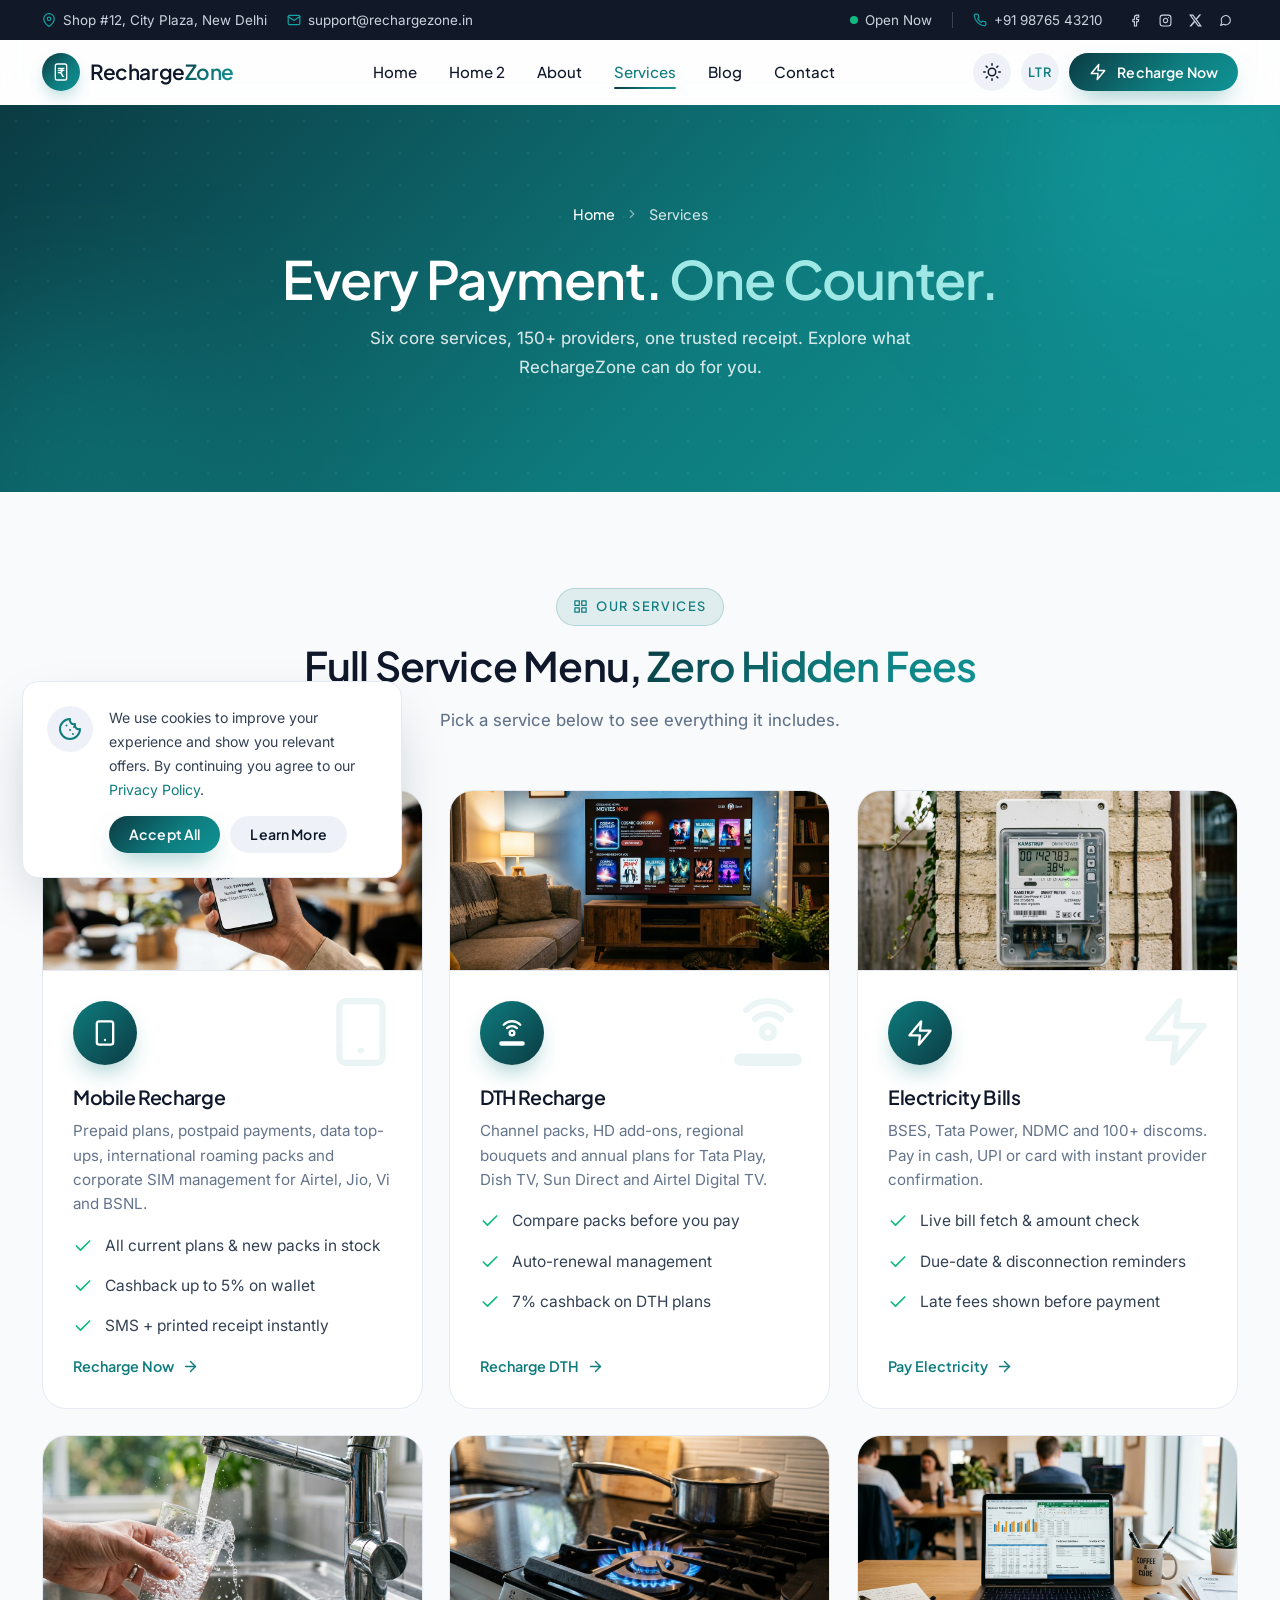
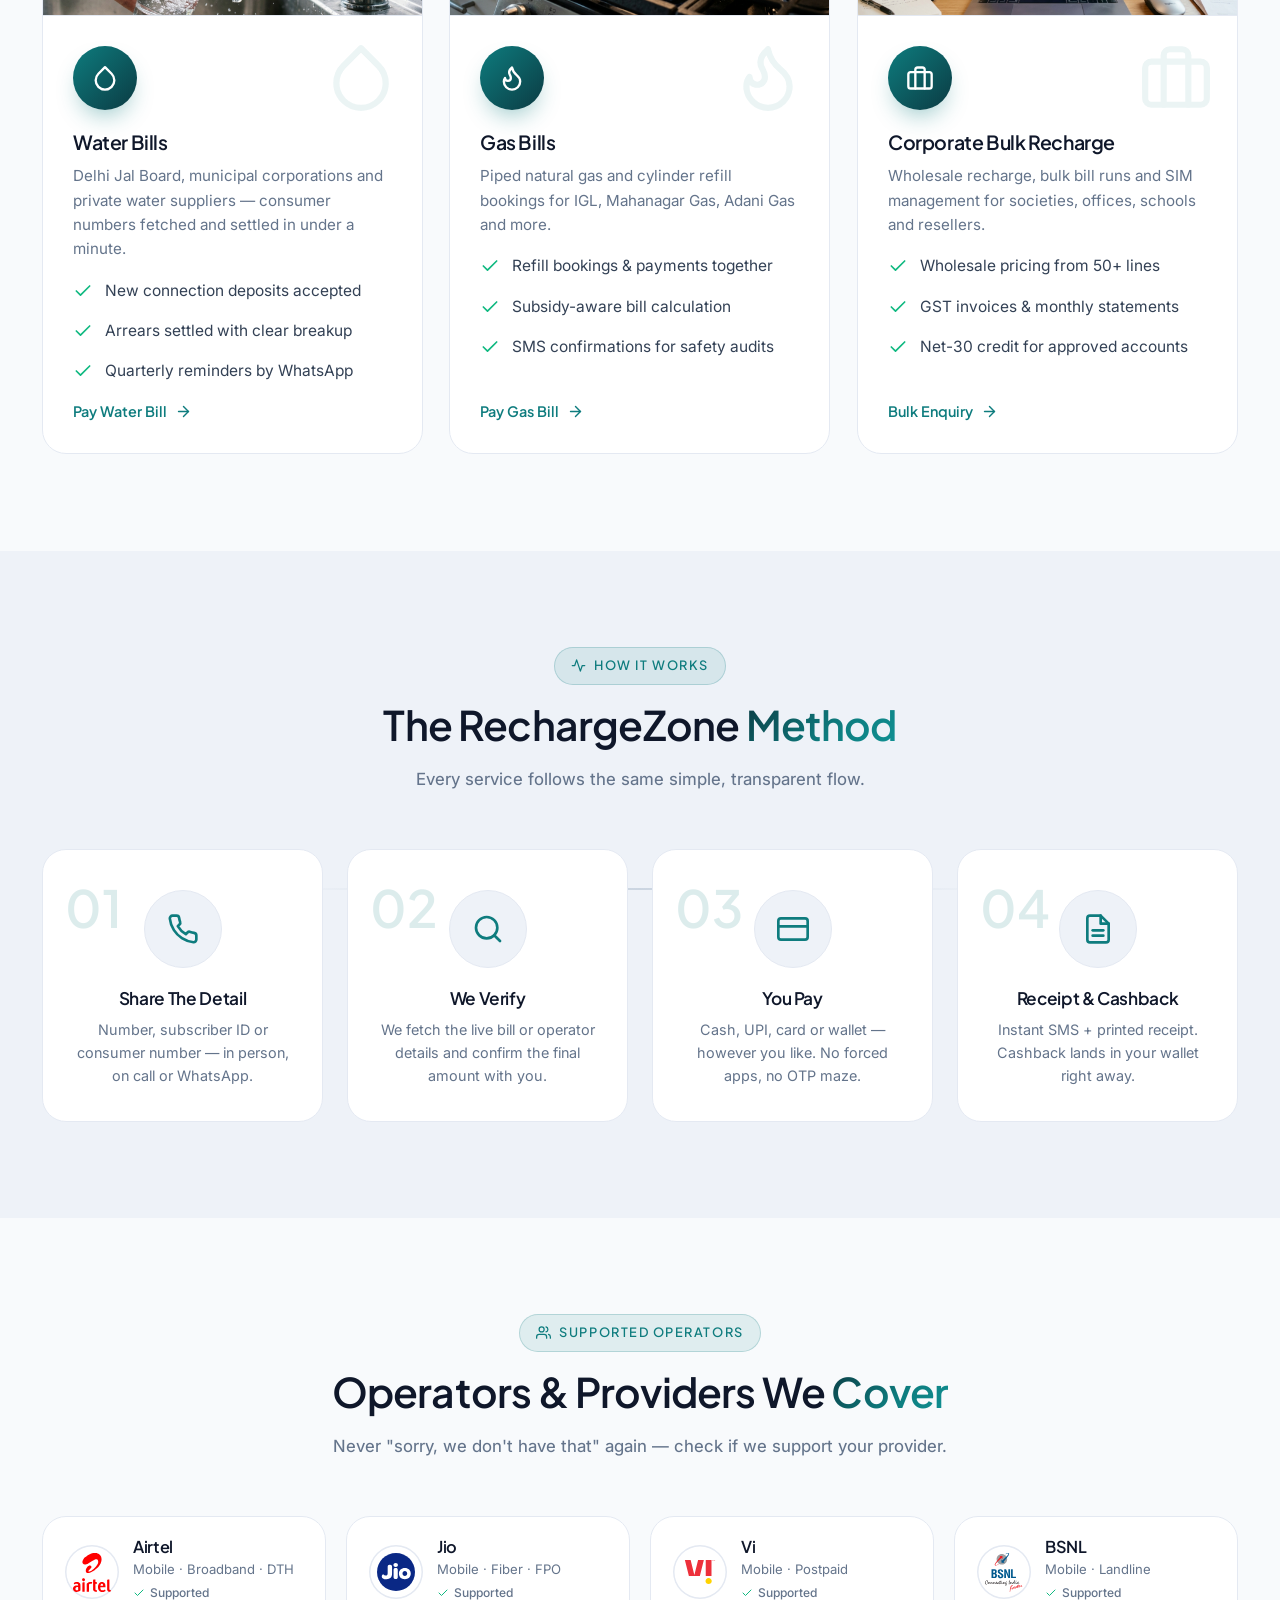
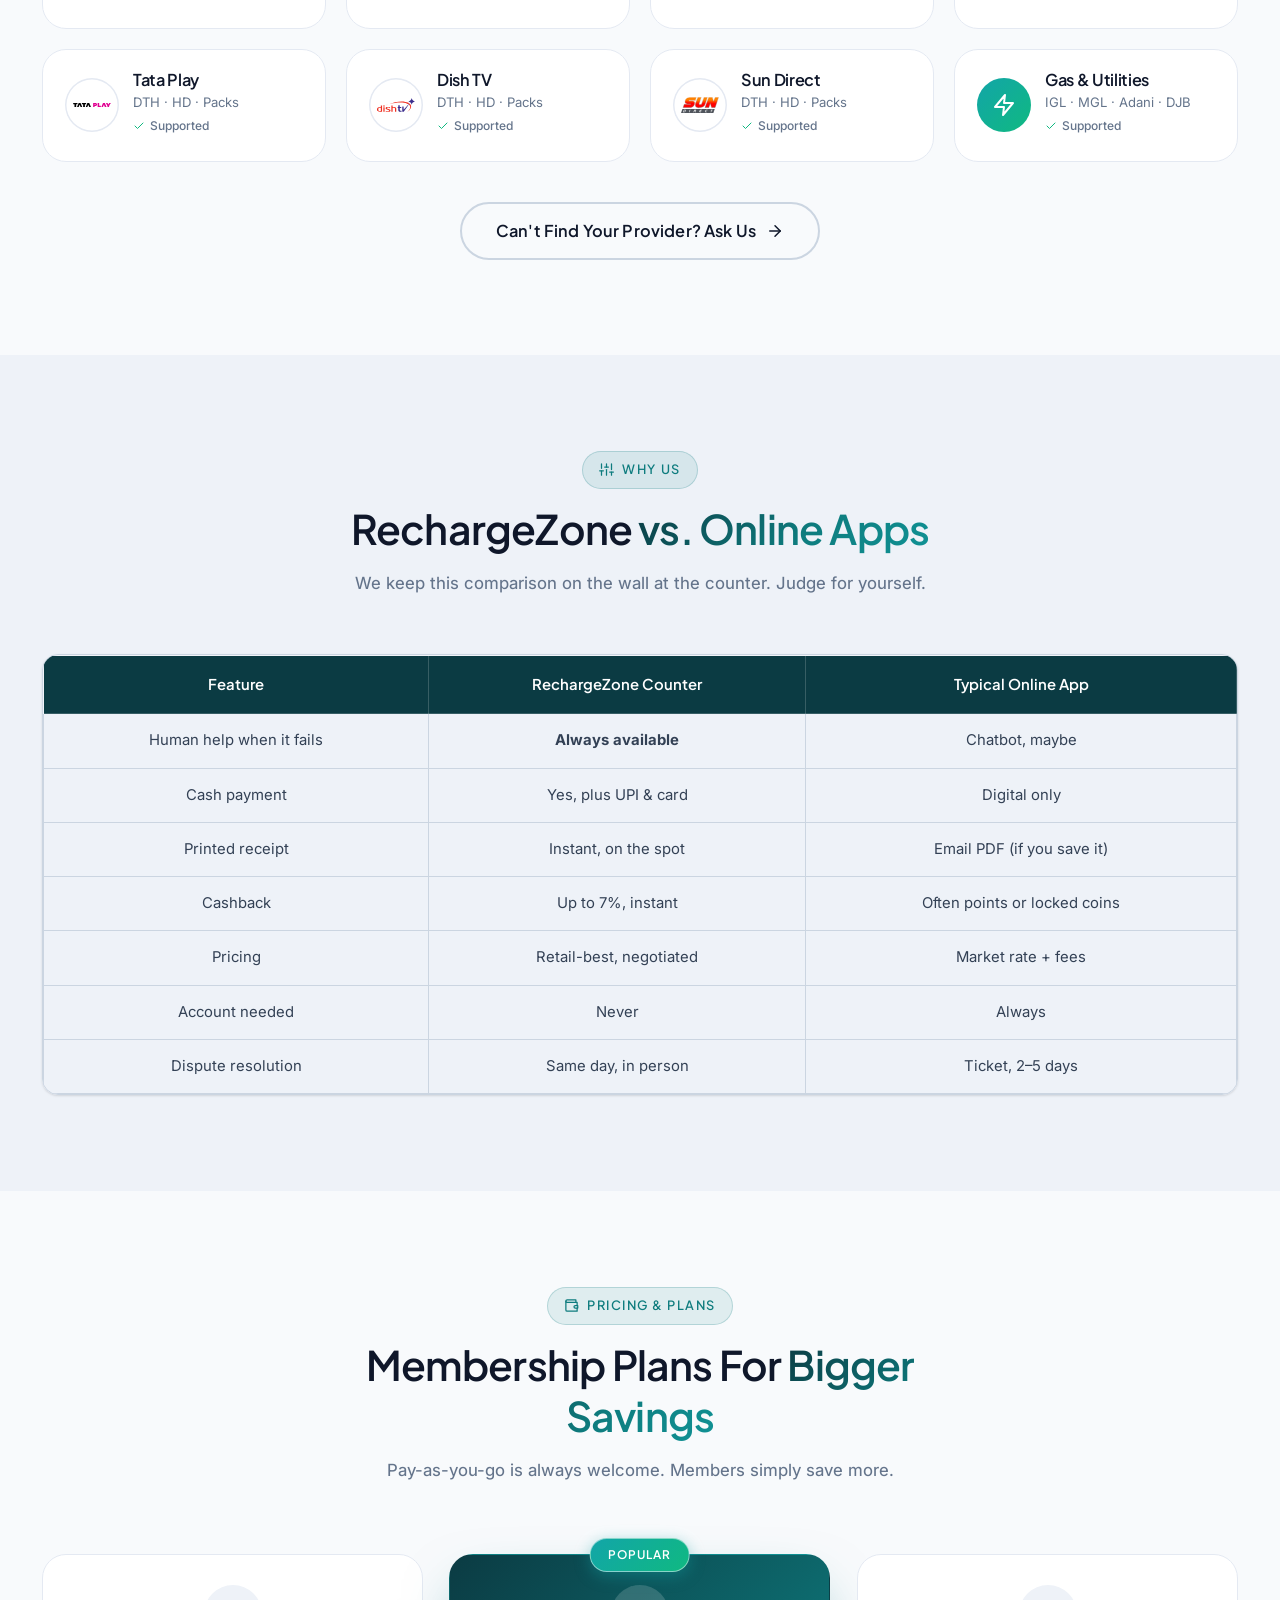
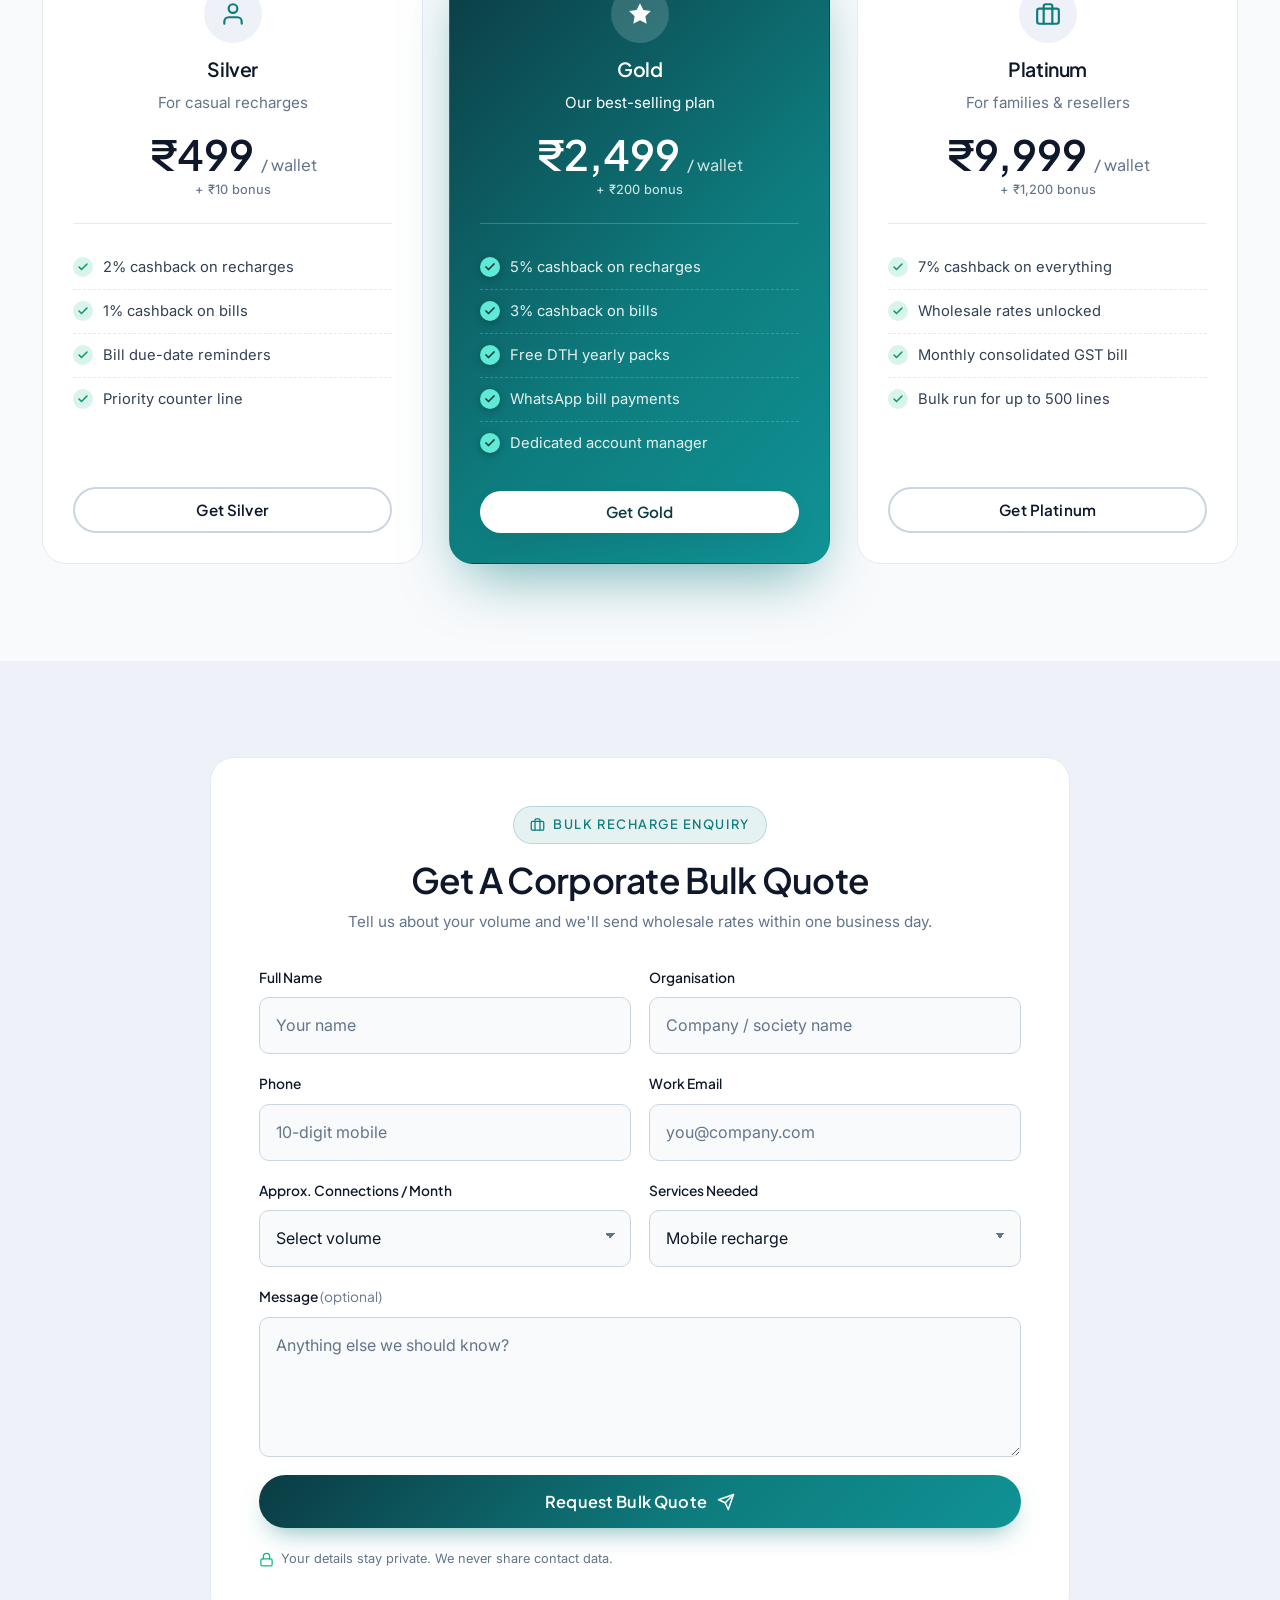
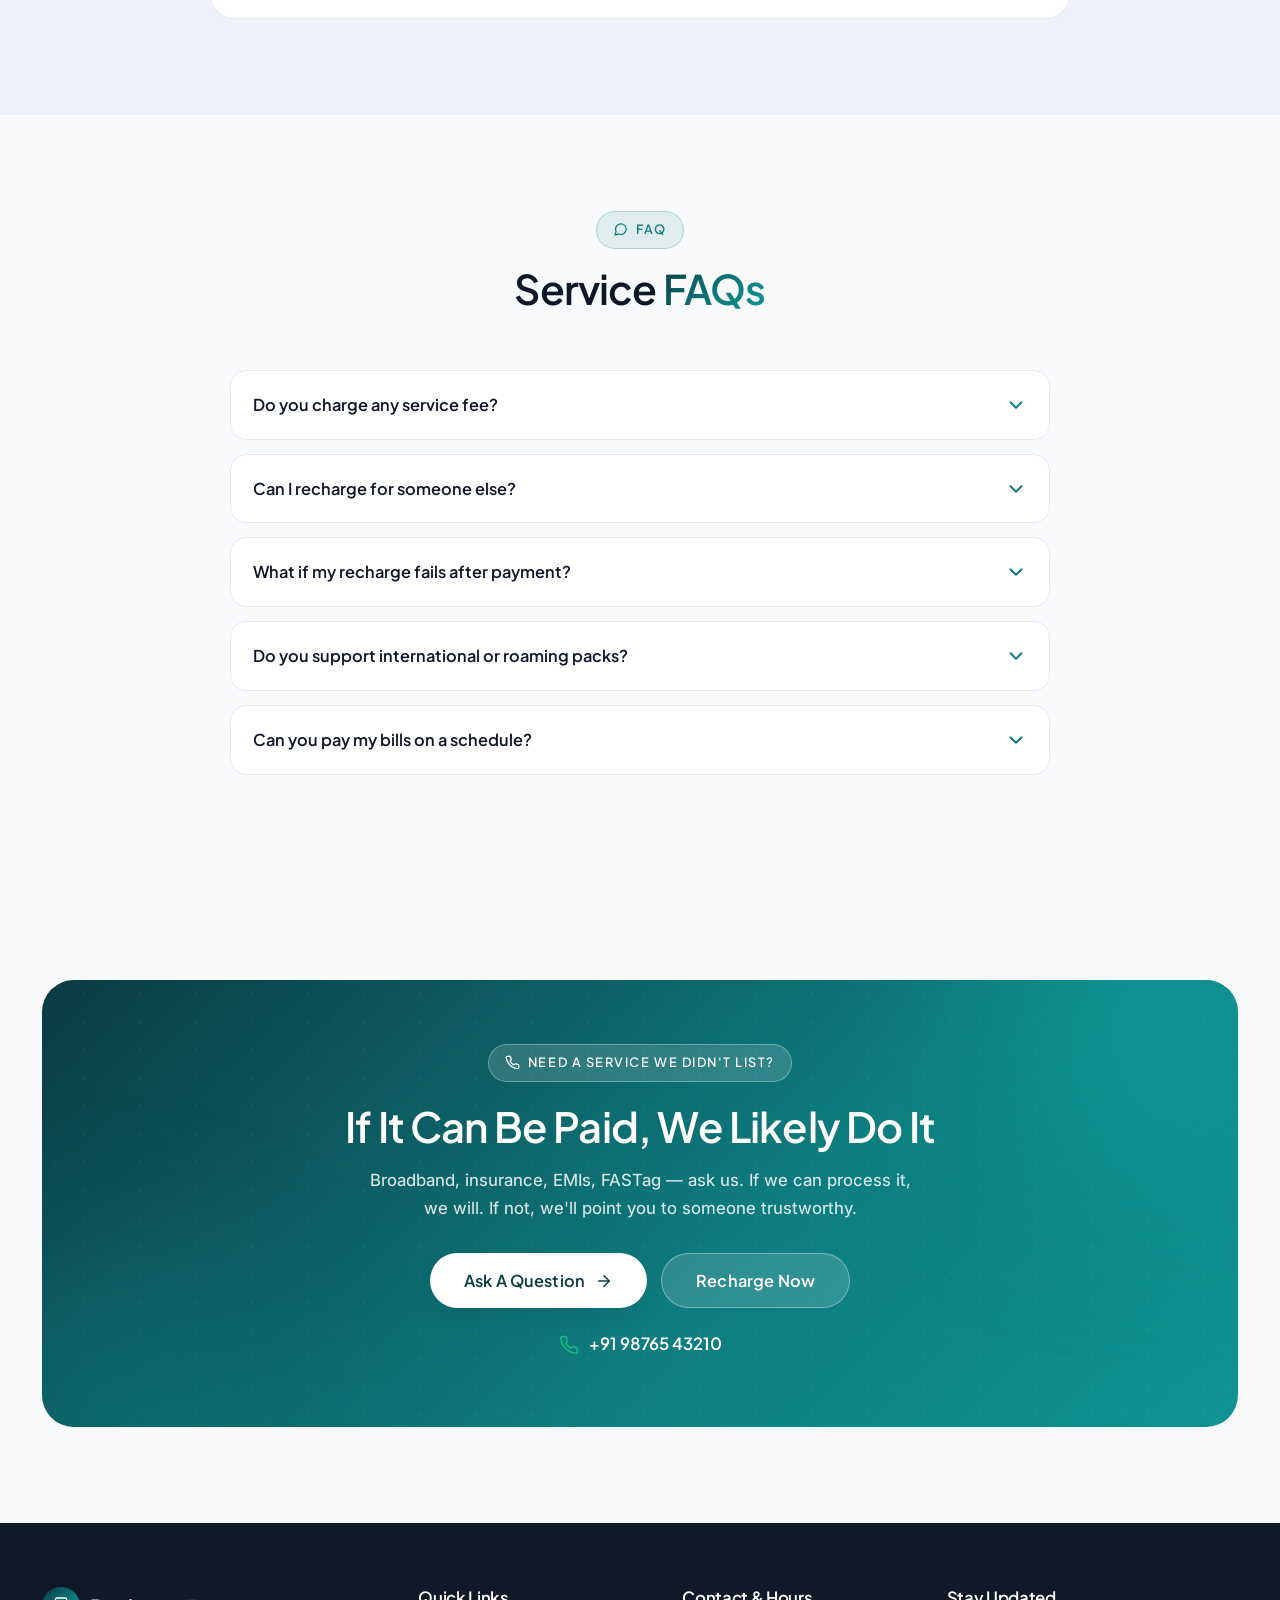
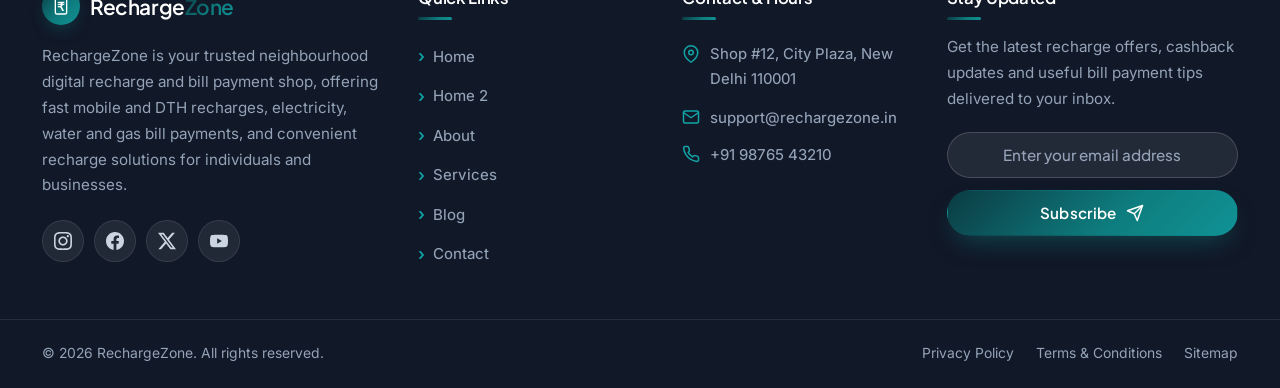
<file: services.html>
<!DOCTYPE html>
<html lang="en" data-theme="light" dir="ltr">
<head>
  <meta charset="UTF-8">
  <meta name="viewport" content="width=device-width, initial-scale=1.0">
  <title>Services — RechargeZone | Mobile Recharge & Bill Payment Shop</title>
  <meta name="description" content="Mobile recharge, DTH recharge, electricity, water and gas bill payments, plus corporate bulk recharge — every service at RechargeZone with instant confirmation and cashback.">
  <meta name="keywords" content="mobile recharge service, dth recharge, electricity bill payment, water bill, gas bill, bulk recharge">
  <meta name="author" content="RechargeZone">
  <meta name="robots" content="index, follow">
  <link rel="canonical" href="https://www.rechargezone.in/services">
  <meta name="theme-color" content="#0B3B43">
  <meta property="og:type" content="website">
  <meta property="og:title" content="RechargeZone — Mobile Recharge & Bill Payment Shop">
  <meta property="og:description" content="Instant mobile recharge, DTH recharge and utility bill payments with cashback on every transaction.">
  <meta property="og:url" content="https://www.rechargezone.in/">
  <meta property="og:site_name" content="RechargeZone">
  <link rel="icon" type="image/svg+xml" href="data:image/svg+xml,%3Csvg xmlns='http://www.w3.org/2000/svg' viewBox='0 0 24 24'%3E%3Cdefs%3E%3ClinearGradient id='g' x1='0' y1='0' x2='1' y2='1'%3E%3Cstop offset='0' stop-color='%230B3B43'/%3E%3Cstop offset='1' stop-color='%2312A5A8'/%3E%3C/linearGradient%3E%3C/defs%3E%3Crect width='24' height='24' rx='6' fill='url(%23g)'/%3E%3Cg fill='none' stroke='%23fff' stroke-width='1.6' stroke-linecap='round' stroke-linejoin='round'%3E%3Crect x='5.2' y='2.4' width='13.6' height='19.2' rx='2.2' ry='2.2'/%3E%3C/g%3E%3Ctext x='12' y='12.6' text-anchor='middle' dominant-baseline='central' font-family='Segoe UI, Roboto, Arial, sans-serif' font-size='14' font-weight='600' fill='%23fff' stroke='none'%3E%E2%82%B9%3C/text%3E%3C/svg%3E">
  <link rel="preconnect" href="https://fonts.googleapis.com">
  <link rel="preconnect" href="https://fonts.gstatic.com" crossorigin>
  <link href="https://fonts.googleapis.com/css2?family=Inter:wght@400;500;600;700&family=Plus+Jakarta+Sans:wght@500;600;700;800&display=swap" rel="stylesheet">
  <link rel="stylesheet" href="assets/css/style.css">
  <link rel="stylesheet" href="assets/css/responsive.css">
  <script type="application/ld+json">
  {
    "@context": "https://schema.org",
    "@type": "LocalBusiness",
    "name": "RechargeZone",
    "description": "Mobile recharge, DTH recharge and utility bill payment shop.",
    "telephone": "+91 98765 43210",
    "email": "support@rechargezone.in",
    "address": { "@type": "PostalAddress", "streetAddress": "Shop #12, City Plaza", "addressLocality": "New Delhi", "addressRegion": "DL", "postalCode": "110001", "addressCountry": "IN" },
    "openingHours": ["Mo-Sa 08:00-21:30", "Su 10:00-18:00"]
  }
  </script>
</head>
<body>
  <a class="skip-link" href="#main">Skip to main content</a>
  <div class="preloader" id="preloader" aria-hidden="true">
    <div class="preloader-mark">
      <svg class="ic"><use href="#i-logo-mark"></use></svg>
    </div>
    <span class="preloader-name">Recharge<em>Zone</em></span>
  </div>
  <div class="page-transition" id="pageTransition" aria-hidden="true"></div>

  <svg xmlns="http://www.w3.org/2000/svg" style="position:absolute;width:0;height:0;overflow:hidden" aria-hidden="true">
    <symbol id="i-mobile" viewBox="0 0 24 24" fill="none" stroke="currentColor" stroke-width="2" stroke-linecap="round" stroke-linejoin="round"><rect x="5" y="2" width="14" height="20" rx="2"/><line x1="12" y1="18" x2="12.01" y2="18"/></symbol>
    <symbol id="i-satellite" viewBox="0 0 24 24" fill="none" stroke="currentColor" stroke-width="2" stroke-linecap="round" stroke-linejoin="round"><path d="M4.9 4.9a10 10 0 0 1 14.2 0"/><path d="M7.8 7.8a6 6 0 0 1 8.4 0"/><circle cx="12" cy="12" r="2"/><rect x="2" y="20" width="20" height="2" rx="1"/></symbol>
    <symbol id="i-bolt" viewBox="0 0 24 24" fill="none" stroke="currentColor" stroke-width="2" stroke-linecap="round" stroke-linejoin="round"><polygon points="13 2 3 14 12 14 11 22 21 10 12 10 13 2"/></symbol>
    <symbol id="i-droplet" viewBox="0 0 24 24" fill="none" stroke="currentColor" stroke-width="2" stroke-linecap="round" stroke-linejoin="round"><path d="M12 2.69l5.66 5.66a8 8 0 1 1-11.31 0z"/></symbol>
    <symbol id="i-flame" viewBox="0 0 24 24" fill="none" stroke="currentColor" stroke-width="2" stroke-linecap="round" stroke-linejoin="round"><path d="M8.5 14.5A2.5 2.5 0 0 0 11 12c0-1.38-.5-2-1-3-1.072-2.143-.224-4.054 2-6 .5 2.5 2 4.9 4 6.5 2 1.6 3 3.5 3 5.5a7 7 0 1 1-14 0c0-1.153.433-2.294 1-3a2.5 2.5 0 0 0 2.5 2.5z"/></symbol>
    <symbol id="i-globe" viewBox="0 0 24 24" fill="none" stroke="currentColor" stroke-width="2" stroke-linecap="round" stroke-linejoin="round"><circle cx="12" cy="12" r="10"/><path d="M2 12h20"/><path d="M12 2a15.3 15.3 0 0 1 4 10 15.3 15.3 0 0 1-4 10 15.3 15.3 0 0 1-4-10 15.3 15.3 0 0 1 4-10z"/></symbol>
    <symbol id="i-wifi" viewBox="0 0 24 24" fill="none" stroke="currentColor" stroke-width="2" stroke-linecap="round" stroke-linejoin="round"><path d="M5 12.55a11 11 0 0 1 14.08 0"/><path d="M1.42 9a16 16 0 0 1 21.16 0"/><path d="M8.53 16.11a6 6 0 0 1 6.95 0"/><line x1="12" y1="20" x2="12.01" y2="20"/></symbol>
    <symbol id="i-bank" viewBox="0 0 24 24" fill="none" stroke="currentColor" stroke-width="2" stroke-linecap="round" stroke-linejoin="round"><path d="M3 21h18"/><path d="M3 11l9-6 9 6"/><path d="M5 11v10"/><path d="M19 11v10"/><path d="M9 11v10"/><path d="M15 11v10"/></symbol>
    <symbol id="i-wallet" viewBox="0 0 24 24" fill="none" stroke="currentColor" stroke-width="2" stroke-linecap="round" stroke-linejoin="round"><path d="M21 12V7H5a2 2 0 0 1 0-4h14v4"/><path d="M3 5v14a2 2 0 0 0 2 2h16v-5"/><path d="M18 12a2 2 0 0 0 0 4h4v-4z"/></symbol>
    <symbol id="i-shield" viewBox="0 0 24 24" fill="none" stroke="currentColor" stroke-width="2" stroke-linecap="round" stroke-linejoin="round"><path d="M12 22s8-4 8-10V5l-8-3-8 3v7c0 6 8 10 8 10z"/><polyline points="9 11.5 11 13.5 15 9.5"/></symbol>
    <symbol id="i-clock" viewBox="0 0 24 24" fill="none" stroke="currentColor" stroke-width="2" stroke-linecap="round" stroke-linejoin="round"><circle cx="12" cy="12" r="10"/><polyline points="12 6 12 12 16 14"/></symbol>
    <symbol id="i-check" viewBox="0 0 24 24" fill="none" stroke="currentColor" stroke-width="2" stroke-linecap="round" stroke-linejoin="round"><polyline points="20 6 9 17 4 12"/></symbol>
    <symbol id="i-check-circle" viewBox="0 0 24 24" fill="none" stroke="currentColor" stroke-width="2" stroke-linecap="round" stroke-linejoin="round"><path d="M22 11.08V12a10 10 0 1 1-5.93-9.14"/><polyline points="22 4 12 14.01 9 11.01"/></symbol>
    <symbol id="i-x" viewBox="0 0 24 24" fill="none" stroke="currentColor" stroke-width="2" stroke-linecap="round" stroke-linejoin="round"><line x1="18" y1="6" x2="6" y2="18"/><line x1="6" y1="6" x2="18" y2="18"/></symbol>
    <symbol id="i-chevron-down" viewBox="0 0 24 24" fill="none" stroke="currentColor" stroke-width="2" stroke-linecap="round" stroke-linejoin="round"><polyline points="6 9 12 15 18 9"/></symbol>
    <symbol id="i-chevron-left" viewBox="0 0 24 24" fill="none" stroke="currentColor" stroke-width="2" stroke-linecap="round" stroke-linejoin="round"><polyline points="15 18 9 12 15 6"/></symbol>
    <symbol id="i-chevron-right" viewBox="0 0 24 24" fill="none" stroke="currentColor" stroke-width="2" stroke-linecap="round" stroke-linejoin="round"><polyline points="9 18 15 12 9 6"/></symbol>
    <symbol id="i-arrow-right" viewBox="0 0 24 24" fill="none" stroke="currentColor" stroke-width="2" stroke-linecap="round" stroke-linejoin="round"><line x1="5" y1="12" x2="19" y2="12"/><polyline points="12 5 19 12 12 19"/></symbol>
    <symbol id="i-arrow-left" viewBox="0 0 24 24" fill="none" stroke="currentColor" stroke-width="2" stroke-linecap="round" stroke-linejoin="round"><line x1="19" y1="12" x2="5" y2="12"/><polyline points="12 19 5 12 12 5"/></symbol>
    <symbol id="i-arrow-up" viewBox="0 0 24 24" fill="none" stroke="currentColor" stroke-width="2" stroke-linecap="round" stroke-linejoin="round"><line x1="12" y1="19" x2="12" y2="5"/><polyline points="5 12 12 5 19 12"/></symbol>
    <symbol id="i-star" viewBox="0 0 24 24" fill="currentColor" stroke="none"><polygon points="12 2 15.09 8.26 22 9.27 17 14.14 18.18 21.02 12 17.77 5.82 21.02 7 14.14 2 9.27 8.91 8.26 12 2"/></symbol>
    <symbol id="i-quote" viewBox="0 0 24 24" fill="currentColor" stroke="none"><path d="M10 11H6a2 2 0 0 1-2-2V7a2 2 0 0 1 2-2h2a2 2 0 0 1 2 2v6a6 6 0 0 1-6 6"/><path d="M22 11h-4a2 2 0 0 1-2-2V7a2 2 0 0 1 2-2h2a2 2 0 0 1 2 2v6a6 6 0 0 1-6 6"/></symbol>
    <symbol id="i-menu" viewBox="0 0 24 24" fill="none" stroke="currentColor" stroke-width="2" stroke-linecap="round" stroke-linejoin="round"><line x1="3" y1="6" x2="21" y2="6"/><line x1="3" y1="12" x2="21" y2="12"/><line x1="3" y1="18" x2="21" y2="18"/></symbol>
    <symbol id="i-sun" viewBox="0 0 24 24" fill="none" stroke="currentColor" stroke-width="2" stroke-linecap="round" stroke-linejoin="round"><circle cx="12" cy="12" r="5"/><line x1="12" y1="1" x2="12" y2="3"/><line x1="12" y1="21" x2="12" y2="23"/><line x1="4.22" y1="4.22" x2="5.64" y2="5.64"/><line x1="18.36" y1="18.36" x2="19.78" y2="19.78"/><line x1="1" y1="12" x2="3" y2="12"/><line x1="21" y1="12" x2="23" y2="12"/><line x1="4.22" y1="19.78" x2="5.64" y2="18.36"/><line x1="18.36" y1="5.64" x2="19.78" y2="4.22"/></symbol>
    <symbol id="i-moon" viewBox="0 0 24 24" fill="none" stroke="currentColor" stroke-width="2" stroke-linecap="round" stroke-linejoin="round"><path d="M21 12.79A9 9 0 1 1 11.21 3 7 7 0 0 0 21 12.79z"/></symbol>
    <symbol id="i-pin" viewBox="0 0 24 24" fill="none" stroke="currentColor" stroke-width="2" stroke-linecap="round" stroke-linejoin="round"><path d="M21 10c0 7-9 13-9 13s-9-6-9-13a9 9 0 0 1 18 0z"/><circle cx="12" cy="10" r="3"/></symbol>
    <symbol id="i-mail" viewBox="0 0 24 24" fill="none" stroke="currentColor" stroke-width="2" stroke-linecap="round" stroke-linejoin="round"><rect x="2" y="4" width="20" height="16" rx="2"/><path d="M22 6l-10 7L2 6"/></symbol>
    <symbol id="i-phone" viewBox="0 0 24 24" fill="none" stroke="currentColor" stroke-width="2" stroke-linecap="round" stroke-linejoin="round"><path d="M22 16.92v3a2 2 0 0 1-2.18 2 19.79 19.79 0 0 1-8.63-3.07 19.5 19.5 0 0 1-6-6 19.79 19.79 0 0 1-3.07-8.67A2 2 0 0 1 4.11 2h3a2 2 0 0 1 2 1.72 12.84 12.84 0 0 0 .7 2.81 2 2 0 0 1-.45 2.11L8.09 9.91a16 16 0 0 0 6 6l1.27-1.27a2 2 0 0 1 2.11-.45 12.84 12.84 0 0 0 2.81.7A2 2 0 0 1 22 16.92z"/></symbol>
    <symbol id="i-facebook" viewBox="0 0 24 24" fill="none" stroke="currentColor" stroke-width="2" stroke-linecap="round" stroke-linejoin="round"><path d="M18 2h-3a5 5 0 0 0-5 5v3H7v4h3v8h4v-8h3l1-4h-4V7a1 1 0 0 1 1-1h3z"/></symbol>
    <symbol id="i-instagram" viewBox="0 0 24 24" fill="none" stroke="currentColor" stroke-width="2" stroke-linecap="round" stroke-linejoin="round"><rect x="2" y="2" width="20" height="20" rx="5"/><path d="M16 11.37A4 4 0 1 1 12.63 8 4 4 0 0 1 16 11.37z"/><line x1="17.5" y1="6.5" x2="17.51" y2="6.5"/></symbol>
    <symbol id="i-linkedin" viewBox="0 0 24 24" fill="none" stroke="currentColor" stroke-width="2" stroke-linecap="round" stroke-linejoin="round"><path d="M16 8a6 6 0 0 1 6 6v7h-4v-7a2 2 0 0 0-2-2 2 2 0 0 0-2 2v7h-4V9h4v1.5A6 6 0 0 1 16 8z"/><rect x="2" y="9" width="4" height="12"/><circle cx="4" cy="4" r="2"/></symbol>
    <symbol id="i-twitter" viewBox="0 0 24 24" fill="currentColor" stroke="none"><path d="M18.9 1.15h3.68l-8.04 9.19L24 22.85h-7.41l-5.8-7.58-6.64 7.58H.47l8.6-9.83L0 1.15h7.59l5.24 6.93zm-1.29 19.5h2.04L6.49 3.24H4.3z"/></symbol>
    <symbol id="i-whatsapp" viewBox="0 0 24 24" fill="none" stroke="currentColor" stroke-width="2" stroke-linecap="round" stroke-linejoin="round"><path d="M21 11.5a8.5 8.5 0 0 1-12.4 7.5L3 21l2-5.6a8.5 8.5 0 1 1 16-3.9z"/></symbol>
    <symbol id="i-youtube" viewBox="0 0 24 24" fill="none" stroke="currentColor" stroke-width="2" stroke-linecap="round" stroke-linejoin="round"><path d="M22.54 6.42a2.78 2.78 0 0 0-1.95-2C18.88 4 12 4 12 4s-6.88 0-8.59.46a2.78 2.78 0 0 0-1.95 2A29 29 0 0 0 1 11.75a29 29 0 0 0 .46 5.33A2.78 2.78 0 0 0 3.4 19c1.72.46 8.6.46 8.6.46s6.88 0 8.59-.46a2.78 2.78 0 0 0 1.95-2 29 29 0 0 0 .46-5.25 29 29 0 0 0-.46-5.33z"/><polygon points="9.75 15.02 15.5 11.75 9.75 8.48 9.75 15.02"/></symbol>
    <symbol id="i-ig" viewBox="0 0 24 24" fill="currentColor" stroke="none"><path d="M12 0C8.74 0 8.333.015 7.053.072 5.775.132 4.905.333 4.14.63c-.789.306-1.459.717-2.126 1.384S.935 3.35.63 4.14C.333 4.905.131 5.775.072 7.053.012 8.333 0 8.74 0 12s.015 3.667.072 4.947c.06 1.277.261 2.148.558 2.913.306.788.717 1.459 1.384 2.126.667.666 1.336 1.079 2.126 1.384.766.296 1.636.499 2.913.558C8.333 23.988 8.74 24 12 24s3.667-.015 4.947-.072c1.277-.06 2.148-.262 2.913-.558.788-.306 1.459-.718 2.126-1.384.666-.667 1.079-1.337 1.384-2.126.296-.765.499-1.636.558-2.913.06-1.28.072-1.687.072-4.947s-.015-3.667-.072-4.947c-.06-1.277-.262-2.149-.558-2.913-.306-.789-.718-1.459-1.384-2.126C21.319 1.347 20.649.935 19.86.63c-.765-.297-1.636-.499-2.913-.558C15.667.012 15.26 0 12 0zm0 2.16c3.203 0 3.585.016 4.85.071 1.17.055 1.805.249 2.227.415.562.217.96.477 1.382.896.419.42.679.819.896 1.381.164.422.36 1.057.413 2.227.057 1.266.07 1.646.07 4.85s-.015 3.585-.074 4.85c-.061 1.17-.256 1.805-.421 2.227-.224.562-.479.96-.899 1.382-.419.419-.824.679-1.38.896-.42.164-1.065.36-2.235.413-1.274.057-1.649.07-4.859.07-3.211 0-3.586-.015-4.859-.074-1.171-.061-1.816-.256-2.236-.421-.569-.224-.96-.479-1.379-.899-.421-.419-.69-.824-.9-1.38-.165-.42-.359-1.065-.42-2.235-.045-1.26-.061-1.649-.061-4.844 0-3.196.016-3.586.061-4.861.061-1.17.255-1.814.42-2.234.21-.57.479-.96.9-1.381.419-.419.81-.689 1.379-.898.42-.166 1.051-.361 2.221-.421 1.275-.045 1.65-.06 4.859-.06l.045.03zm0 3.678c-3.405 0-6.162 2.76-6.162 6.162 0 3.405 2.76 6.162 6.162 6.162 3.405 0 6.162-2.76 6.162-6.162 0-3.405-2.76-6.162-6.162-6.162zM12 16c-2.21 0-4-1.79-4-4s1.79-4 4-4 4 1.79 4 4-1.79 4-4 4zm7.846-10.405c0 .795-.646 1.44-1.44 1.44-.795 0-1.44-.646-1.44-1.44 0-.794.646-1.439 1.44-1.439.793-.001 1.44.645 1.44 1.439z"/></symbol>
    <symbol id="i-fb" viewBox="0 0 24 24" fill="currentColor" stroke="none"><path d="M24 12.07C24 5.41 18.63 0 12 0S0 5.41 0 12.07C0 18.1 4.39 23.09 10.13 24v-8.44H7.08v-3.49h3.05V9.41c0-3.02 1.79-4.69 4.53-4.69 1.31 0 2.69.24 2.69.24v2.97h-1.52c-1.49 0-1.96.93-1.96 1.89v2.26h3.33l-.53 3.49h-2.8V24C19.61 23.09 24 18.1 24 12.07z"/></symbol>
    <symbol id="i-tw" viewBox="0 0 24 24" fill="currentColor" stroke="none"><path d="M18.9 1.15h3.68l-8.04 9.19L24 22.85h-7.41l-5.8-7.58-6.64 7.58H.47l8.6-9.83L0 1.15h7.59l5.24 6.93zm-1.29 19.5h2.04L6.49 3.24H4.3z"/></symbol>
    <symbol id="i-yt" viewBox="0 0 24 24" fill="currentColor" stroke="none"><path d="M23.5 6.19a3.02 3.02 0 0 0-2.12-2.14C19.5 3.55 12 3.55 12 3.55s-7.5 0-9.38.5A3.02 3.02 0 0 0 .5 6.19C0 8.07 0 12 0 12s0 3.93.5 5.81a3.02 3.02 0 0 0 2.12 2.14c1.88.5 9.38.5 9.38.5s7.5 0 9.38-.5a3.02 3.02 0 0 0 2.12-2.14C24 15.93 24 12 24 12s0-3.93-.5-5.81zM9.55 15.57V8.43L15.82 12l-6.27 3.57z"/></symbol>

    <symbol id="i-plus" viewBox="0 0 24 24" fill="none" stroke="currentColor" stroke-width="2" stroke-linecap="round" stroke-linejoin="round"><line x1="12" y1="5" x2="12" y2="19"/><line x1="5" y1="12" x2="19" y2="12"/></symbol>
    <symbol id="i-minus" viewBox="0 0 24 24" fill="none" stroke="currentColor" stroke-width="2" stroke-linecap="round" stroke-linejoin="round"><line x1="5" y1="12" x2="19" y2="12"/></symbol>
    <symbol id="i-search" viewBox="0 0 24 24" fill="none" stroke="currentColor" stroke-width="2" stroke-linecap="round" stroke-linejoin="round"><circle cx="11" cy="11" r="8"/><line x1="21" y1="21" x2="16.65" y2="16.65"/></symbol>
    <symbol id="i-download" viewBox="0 0 24 24" fill="none" stroke="currentColor" stroke-width="2" stroke-linecap="round" stroke-linejoin="round"><path d="M21 15v4a2 2 0 0 1-2 2H5a2 2 0 0 1-2-2v-4"/><polyline points="7 10 12 15 17 10"/><line x1="12" y1="15" x2="12" y2="3"/></symbol>
    <symbol id="i-users" viewBox="0 0 24 24" fill="none" stroke="currentColor" stroke-width="2" stroke-linecap="round" stroke-linejoin="round"><path d="M17 21v-2a4 4 0 0 0-4-4H5a4 4 0 0 0-4 4v2"/><circle cx="9" cy="7" r="4"/><path d="M23 21v-2a4 4 0 0 0-3-3.87"/><path d="M16 3.13a4 4 0 0 1 0 7.75"/></symbol>
    <symbol id="i-award" viewBox="0 0 24 24" fill="none" stroke="currentColor" stroke-width="2" stroke-linecap="round" stroke-linejoin="round"><circle cx="12" cy="8" r="7"/><polyline points="8.21 13.89 7 23 12 20 17 23 15.79 13.88"/></symbol>
    <symbol id="i-target" viewBox="0 0 24 24" fill="none" stroke="currentColor" stroke-width="2" stroke-linecap="round" stroke-linejoin="round"><circle cx="12" cy="12" r="10"/><circle cx="12" cy="12" r="6"/><circle cx="12" cy="12" r="2"/></symbol>
    <symbol id="i-eye" viewBox="0 0 24 24" fill="none" stroke="currentColor" stroke-width="2" stroke-linecap="round" stroke-linejoin="round"><path d="M1 12s4-8 11-8 11 8 11 8-4 8-11 8-11-8-11-8z"/><circle cx="12" cy="12" r="3"/></symbol>
    <symbol id="i-file" viewBox="0 0 24 24" fill="none" stroke="currentColor" stroke-width="2" stroke-linecap="round" stroke-linejoin="round"><path d="M14 2H6a2 2 0 0 0-2 2v16a2 2 0 0 0 2 2h12a2 2 0 0 0 2-2V8z"/><polyline points="14 2 14 8 20 8"/><line x1="16" y1="13" x2="8" y2="13"/><line x1="16" y1="17" x2="8" y2="17"/></symbol>
    <symbol id="i-layers" viewBox="0 0 24 24" fill="none" stroke="currentColor" stroke-width="2" stroke-linecap="round" stroke-linejoin="round"><polygon points="12 2 2 7 12 12 22 7 12 2"/><polyline points="2 17 12 22 22 17"/><polyline points="2 12 12 17 22 12"/></symbol>
    <symbol id="i-sliders" viewBox="0 0 24 24" fill="none" stroke="currentColor" stroke-width="2" stroke-linecap="round" stroke-linejoin="round"><line x1="4" y1="21" x2="4" y2="14"/><line x1="4" y1="10" x2="4" y2="3"/><line x1="12" y1="21" x2="12" y2="12"/><line x1="12" y1="8" x2="12" y2="3"/><line x1="20" y1="21" x2="20" y2="16"/><line x1="20" y1="12" x2="20" y2="3"/><line x1="1" y1="14" x2="7" y2="14"/><line x1="9" y1="8" x2="15" y2="8"/><line x1="17" y1="16" x2="23" y2="16"/></symbol>
    <symbol id="i-headset" viewBox="0 0 24 24" fill="none" stroke="currentColor" stroke-width="2" stroke-linecap="round" stroke-linejoin="round"><path d="M3 18v-6a9 9 0 0 1 18 0v6"/><path d="M21 19a2 2 0 0 1-2 2h-1a2 2 0 0 1-2-2v-3a2 2 0 0 1 2-2h3zM3 19a2 2 0 0 0 2 2h1a2 2 0 0 0 2-2v-3a2 2 0 0 0-2-2H3z"/></symbol>
    <symbol id="i-bag" viewBox="0 0 24 24" fill="none" stroke="currentColor" stroke-width="2" stroke-linecap="round" stroke-linejoin="round"><path d="M6 2 3 6v14a2 2 0 0 0 2 2h14a2 2 0 0 0 2-2V6l-3-4z"/><line x1="3" y1="6" x2="21" y2="6"/><path d="M16 10a4 4 0 0 1-8 0"/></symbol>
    <symbol id="i-percent" viewBox="0 0 24 24" fill="none" stroke="currentColor" stroke-width="2" stroke-linecap="round" stroke-linejoin="round"><line x1="19" y1="5" x2="5" y2="19"/><circle cx="6.5" cy="6.5" r="2.5"/><circle cx="17.5" cy="17.5" r="2.5"/></symbol>
    <symbol id="i-gift" viewBox="0 0 24 24" fill="none" stroke="currentColor" stroke-width="2" stroke-linecap="round" stroke-linejoin="round"><polyline points="20 12 20 22 4 22 4 12"/><rect x="2" y="7" width="20" height="5"/><line x1="12" y1="22" x2="12" y2="7"/><path d="M12 7H7.5a2.5 2.5 0 0 1 0-5C11 2 12 7 12 7z"/><path d="M12 7h4.5a2.5 2.5 0 0 0 0-5C13 2 12 7 12 7z"/></symbol>
    <symbol id="i-refresh" viewBox="0 0 24 24" fill="none" stroke="currentColor" stroke-width="2" stroke-linecap="round" stroke-linejoin="round"><polyline points="23 4 23 10 17 10"/><polyline points="1 20 1 14 7 14"/><path d="M3.51 9a9 9 0 0 1 14.85-3.36L23 10M1 14l4.64 4.36A9 9 0 0 0 20.49 15"/></symbol>
    <symbol id="i-user" viewBox="0 0 24 24" fill="none" stroke="currentColor" stroke-width="2" stroke-linecap="round" stroke-linejoin="round"><path d="M20 21v-2a4 4 0 0 0-4-4H8a4 4 0 0 0-4 4v2"/><circle cx="12" cy="7" r="4"/></symbol>
    <symbol id="i-calendar" viewBox="0 0 24 24" fill="none" stroke="currentColor" stroke-width="2" stroke-linecap="round" stroke-linejoin="round"><rect x="3" y="4" width="18" height="18" rx="2"/><line x1="16" y1="2" x2="16" y2="6"/><line x1="8" y1="2" x2="8" y2="6"/><line x1="3" y1="10" x2="21" y2="10"/></symbol>
    <symbol id="i-send" viewBox="0 0 24 24" fill="none" stroke="currentColor" stroke-width="2" stroke-linecap="round" stroke-linejoin="round"><line x1="22" y1="2" x2="11" y2="13"/><polygon points="22 2 15 22 11 13 2 9 22 2"/></symbol>
    <symbol id="i-lock" viewBox="0 0 24 24" fill="none" stroke="currentColor" stroke-width="2" stroke-linecap="round" stroke-linejoin="round"><rect x="3" y="11" width="18" height="11" rx="2"/><path d="M7 11V7a5 5 0 0 1 10 0v4"/></symbol>
    <symbol id="i-card" viewBox="0 0 24 24" fill="none" stroke="currentColor" stroke-width="2" stroke-linecap="round" stroke-linejoin="round"><rect x="1" y="4" width="22" height="16" rx="2"/><line x1="1" y1="10" x2="23" y2="10"/></symbol>
    <symbol id="i-building" viewBox="0 0 24 24" fill="none" stroke="currentColor" stroke-width="2" stroke-linecap="round" stroke-linejoin="round"><rect x="4" y="2" width="16" height="20" rx="2"/><path d="M9 22v-4h6v4"/><path d="M8 6h.01"/><path d="M16 6h.01"/><path d="M8 10h.01"/><path d="M16 10h.01"/><path d="M8 14h.01"/><path d="M16 14h.01"/></symbol>
    <symbol id="i-home" viewBox="0 0 24 24" fill="none" stroke="currentColor" stroke-width="2" stroke-linecap="round" stroke-linejoin="round"><path d="M3 9l9-7 9 7v11a2 2 0 0 1-2 2H5a2 2 0 0 1-2-2z"/><polyline points="9 22 9 12 15 12 15 22"/></symbol>
    <symbol id="i-info" viewBox="0 0 24 24" fill="none" stroke="currentColor" stroke-width="2" stroke-linecap="round" stroke-linejoin="round"><circle cx="12" cy="12" r="10"/><line x1="12" y1="16" x2="12" y2="12"/><line x1="12" y1="8" x2="12.01" y2="8"/></symbol>
    <symbol id="i-play" viewBox="0 0 24 24" fill="none" stroke="currentColor" stroke-width="2" stroke-linecap="round" stroke-linejoin="round"><polygon points="5 3 19 12 5 21 5 3"/></symbol>
    <symbol id="i-briefcase" viewBox="0 0 24 24" fill="none" stroke="currentColor" stroke-width="2" stroke-linecap="round" stroke-linejoin="round"><rect x="2" y="7" width="20" height="14" rx="2"/><path d="M16 21V5a2 2 0 0 0-2-2h-4a2 2 0 0 0-2 2v16"/></symbol>
    <symbol id="i-heart" viewBox="0 0 24 24" fill="none" stroke="currentColor" stroke-width="2" stroke-linecap="round" stroke-linejoin="round"><path d="M20.84 4.61a5.5 5.5 0 0 0-7.78 0L12 5.67l-1.06-1.06a5.5 5.5 0 0 0-7.78 7.78l1.06 1.06L12 21.23l7.78-7.78 1.06-1.06a5.5 5.5 0 0 0 0-7.78z"/></symbol>
    <symbol id="i-activity" viewBox="0 0 24 24" fill="none" stroke="currentColor" stroke-width="2" stroke-linecap="round" stroke-linejoin="round"><polyline points="22 12 18 12 15 21 9 3 6 12 2 12"/></symbol>
    <symbol id="i-grid" viewBox="0 0 24 24" fill="none" stroke="currentColor" stroke-width="2" stroke-linecap="round" stroke-linejoin="round"><rect x="3" y="3" width="7" height="7"/><rect x="14" y="3" width="7" height="7"/><rect x="14" y="14" width="7" height="7"/><rect x="3" y="14" width="7" height="7"/></symbol>
    <symbol id="i-cup" viewBox="0 0 24 24" fill="none" stroke="currentColor" stroke-width="2" stroke-linecap="round" stroke-linejoin="round"><path d="M18 8h1a4 4 0 0 1 0 8h-1"/><path d="M2 8h16v9a4 4 0 0 1-4 4H6a4 4 0 0 1-4-4z"/><line x1="6" y1="1" x2="6" y2="4"/><line x1="10" y1="1" x2="10" y2="4"/><line x1="14" y1="1" x2="14" y2="4"/></symbol>
    <symbol id="i-package" viewBox="0 0 24 24" fill="none" stroke="currentColor" stroke-width="2" stroke-linecap="round" stroke-linejoin="round"><path d="M21 16V8a2 2 0 0 0-1-1.73l-7-4a2 2 0 0 0-2 0l-7 4A2 2 0 0 0 3 8v8a2 2 0 0 0 1 1.73l7 4a2 2 0 0 0 2 0l7-4A2 2 0 0 0 21 16z"/><polyline points="3.27 6.96 12 12.01 20.73 6.96"/><line x1="12" y1="22.08" x2="12" y2="12"/></symbol>
    <symbol id="i-book" viewBox="0 0 24 24" fill="none" stroke="currentColor" stroke-width="2" stroke-linecap="round" stroke-linejoin="round"><path d="M4 19.5A2.5 2.5 0 0 1 6.5 17H20"/><path d="M6.5 2H20v20H6.5A2.5 2.5 0 0 1 4 19.5v-15A2.5 2.5 0 0 1 6.5 2z"/></symbol>
    <symbol id="i-cookie" viewBox="0 0 24 24" fill="none" stroke="currentColor" stroke-width="2" stroke-linecap="round" stroke-linejoin="round"><path d="M12 2a10 10 0 1 0 10 10 4 4 0 0 1-5-5 4 4 0 0 1-5-5z"/><path d="M8.5 8.5h.01"/><path d="M12 13h.01"/><path d="M15 17h.01"/><path d="M16 10h.01"/></symbol>
    <symbol id="i-trend" viewBox="0 0 24 24" fill="none" stroke="currentColor" stroke-width="2" stroke-linecap="round" stroke-linejoin="round"><polyline points="23 6 13.5 15.5 8.5 10.5 1 18"/><polyline points="17 6 23 6 23 12"/></symbol>
    <symbol id="i-message" viewBox="0 0 24 24" fill="none" stroke="currentColor" stroke-width="2" stroke-linecap="round" stroke-linejoin="round"><path d="M21 11.5a8.38 8.38 0 0 1-.9 3.8 8.5 8.5 0 0 1-7.6 4.7 8.38 8.38 0 0 1-3.8-.9L3 21l1.9-5.7a8.38 8.38 0 0 1-.9-3.8 8.5 8.5 0 0 1 4.7-7.6 8.38 8.38 0 0 1 3.8-.9h.5a8.48 8.48 0 0 1 8 8v.5z"/></symbol>
    <symbol id="i-hammer" viewBox="0 0 24 24" fill="none" stroke="currentColor" stroke-width="2" stroke-linecap="round" stroke-linejoin="round"><path d="M15 12l-8.5 8.5a2.12 2.12 0 1 1-3-3L12 9"/><path d="M17.64 15L22 10.64"/><path d="M20.91 11.7l-1.25-1.25c-.6-.6-.93-1.4-.93-2.25v-.86L16.01 4.6a5.56 5.56 0 0 0-3.94-1.64H9l.92.82A6.18 6.18 0 0 1 12 8.4v1.56l2 2h2.47l2.26 1.91"/></symbol>
    <symbol id="i-rating" viewBox="0 0 24 24" fill="none" stroke="currentColor" stroke-width="2" stroke-linecap="round" stroke-linejoin="round"><path d="M2 12h5l2-4 4 8 2-4h7"/></symbol>
  <symbol id="i-alert" viewBox="0 0 24 24" fill="none" stroke="currentColor" stroke-width="2" stroke-linecap="round" stroke-linejoin="round"><path d="M10.29 3.86L1.82 18a2 2 0 0 0 1.71 3h16.94a2 2 0 0 0 1.71-3L13.71 3.86a2 2 0 0 0-3.42 0z"/><line x1="12" y1="9" x2="12" y2="13"/><line x1="12" y1="17" x2="12.01" y2="17"/></symbol>
  <symbol id="i-map-pin" viewBox="0 0 24 24" fill="none" stroke="currentColor" stroke-width="2" stroke-linecap="round" stroke-linejoin="round"><path d="M21 10c0 7-9 13-9 13s-9-6-9-13a9 9 0 0 1 18 0z"/><circle cx="12" cy="10" r="3"/></symbol>
  <symbol id="i-navigation" viewBox="0 0 24 24" fill="none" stroke="currentColor" stroke-width="2" stroke-linecap="round" stroke-linejoin="round"><polygon points="3 11 22 2 13 21 11 13 3 11"/></symbol>
<symbol id="i-logo-mark" viewBox="0 0 24 24"><g fill="none" stroke="#fff" stroke-width="1.6" stroke-linecap="round" stroke-linejoin="round"><rect x="5.2" y="2.4" width="13.6" height="19.2" rx="2.2" ry="2.2"/></g><text x="12" y="12.6" text-anchor="middle" dominant-baseline="central" font-family="Segoe UI, Roboto, Arial, sans-serif" font-size="14" font-weight="600" fill="#fff" stroke="none">&#8377;</text></symbol>
  </svg>

  <header class="site-header" id="siteHeader">
    <div class="topbar">
      <div class="container topbar-inner">
        <div class="topbar-left">
          <span><svg class="ic"><use href="#i-pin"></use></svg> Shop #12, City Plaza, New Delhi</span>
          <a href="mailto:support@rechargezone.in"><svg class="ic"><use href="#i-mail"></use></svg> support@rechargezone.in</a>
        </div>
        <div class="topbar-right">
          <span class="store-status" data-store-status><span class="dot"></span><span>Checking…</span></span>
          <span class="topbar-divider"></span>
          <a href="tel:+919876543210"><svg class="ic"><use href="#i-phone"></use></svg> +91 98765 43210</a>
          <div class="topbar-social">
            <a href="#" aria-label="Facebook"><svg class="ic"><use href="#i-facebook"></use></svg></a>
            <a href="#" aria-label="Instagram"><svg class="ic"><use href="#i-instagram"></use></svg></a>
            <a href="#" aria-label="X"><svg class="ic"><use href="#i-twitter"></use></svg></a>
            <a href="#" aria-label="WhatsApp"><svg class="ic"><use href="#i-whatsapp"></use></svg></a>
          </div>
        </div>
      </div>
    </div>
    <div class="header-main">
      <div class="container header-inner">
        <a href="index.html" class="brand" aria-label="RechargeZone — home">
          <span class="brand-mark"><svg class="ic"><use href="#i-logo-mark"></use></svg></span>
          <span class="brand-text">Recharge<em>Zone</em></span>
        </a>
        <nav class="main-nav" id="mainNav" aria-label="Primary navigation">
          <ul class="nav-list">
            <li><a href="index.html" class="nav-link">Home</a></li>
            <li><a href="home-2.html" class="nav-link">Home 2</a></li>
            <li><a href="about.html" class="nav-link">About</a></li>
            <li><a href="services.html" class="nav-link active" aria-current="page">Services</a></li>
            <li><a href="blog.html" class="nav-link">Blog</a></li>
            <li><a href="contact.html" class="nav-link">Contact</a></li>
          </ul>
          <div class="nav-cta-mobile">
            <a href="index.html#recharge" class="btn btn-primary btn-block">Recharge Now</a>
          </div>
        </nav>
        <div class="header-actions">
          <button class="icon-btn" id="themeToggle" type="button" aria-label="Toggle dark mode">
            <svg class="ic i-sun"><use href="#i-sun"></use></svg>
            <svg class="ic i-moon"><use href="#i-moon"></use></svg>
          </button>
          <button class="icon-btn" id="dirToggle" type="button" aria-label="Toggle RTL layout">
            <span class="dir-label" id="dirLabel">LTR</span>
          </button>
          <a href="index.html#recharge" class="btn btn-primary btn-sm header-cta"><svg class="ic"><use href="#i-bolt"></use></svg> Recharge Now</a>
          <button class="icon-btn nav-toggle" id="navToggle" type="button" aria-label="Open menu" aria-expanded="false">
            <svg class="ic i-open"><use href="#i-menu"></use></svg>
            <svg class="ic i-close"><use href="#i-x"></use></svg>
          </button>
        </div>
      </div>
    </div>
  </header>

  <main id="main">
    <section class="page-banner" aria-labelledby="sv-banner-title">
      <div class="blob b1" aria-hidden="true"></div>
      <div class="blob b2" aria-hidden="true"></div>
      <div class="container">
        <nav class="breadcrumb" aria-label="Breadcrumb">
          <a href="index.html">Home</a>
          <svg class="ic sep"><use href="#i-chevron-right"></use></svg>
          <span aria-current="page">Services</span>
        </nav>
        <h1 id="sv-banner-title">Every Payment. <span style="color:#9FE8E6">One Counter.</span></h1>
        <p>Six core services, 150+ providers, one trusted receipt. Explore what RechargeZone can do for you.</p>
      </div>
    </section>

    <section class="section" id="services-list" aria-labelledby="sv-list-title">
      <div class="container">
        <div class="section-head reveal">
          <span class="eyebrow"><svg class="ic"><use href="#i-grid"></use></svg> Our Services</span>
          <h2 id="sv-list-title">Full Service Menu, <span class="grad-text">Zero Hidden Fees</span></h2>
          <p>Pick a service below to see everything it includes.</p>
        </div>
        <div class="services-grid">
          <article class="card service-card reveal" id="mobile" style="scroll-margin-top:calc(var(--header-h) + 30px); --d:.05s">
            <div class="service-card-img">
              <img src="assets/img/service_mobile.jpg" alt="Mobile Recharge" loading="lazy">
            </div>
            <div class="service-card-body">
              <span class="ic-float"><svg class="ic"><use href="#i-mobile"></use></svg></span>
              <div class="card-icon"><svg class="ic"><use href="#i-mobile"></use></svg></div>
              <h3>Mobile Recharge</h3>
              <p>Prepaid plans, postpaid payments, data top-ups, international roaming packs and corporate SIM management for Airtel, Jio, Vi and BSNL.</p>
              <ul class="check-list" style="margin-top:16px">
                <li><svg class="ic"><use href="#i-check"></use></svg> All current plans &amp; new packs in stock</li>
                <li><svg class="ic"><use href="#i-check"></use></svg> Cashback up to 5% on wallet</li>
                <li><svg class="ic"><use href="#i-check"></use></svg> SMS + printed receipt instantly</li>
              </ul>
              <a href="index.html#recharge" class="card-link">Recharge Now <svg class="ic fwd"><use href="#i-arrow-right"></use></svg></a>
            </div>
          </article>
          <article class="card service-card alt reveal" id="dth" style="scroll-margin-top:calc(var(--header-h) + 30px); --d:.1s">
            <div class="service-card-img">
              <img src="assets/img/service_dth.jpg" alt="DTH Recharge" loading="lazy">
            </div>
            <div class="service-card-body">
              <span class="ic-float"><svg class="ic"><use href="#i-satellite"></use></svg></span>
              <div class="card-icon"><svg class="ic"><use href="#i-satellite"></use></svg></div>
              <h3>DTH Recharge</h3>
              <p>Channel packs, HD add-ons, regional bouquets and annual plans for Tata Play, Dish TV, Sun Direct and Airtel Digital TV.</p>
              <ul class="check-list" style="margin-top:16px">
                <li><svg class="ic"><use href="#i-check"></use></svg> Compare packs before you pay</li>
                <li><svg class="ic"><use href="#i-check"></use></svg> Auto-renewal management</li>
                <li><svg class="ic"><use href="#i-check"></use></svg> 7% cashback on DTH plans</li>
              </ul>
              <a href="index.html#recharge" class="card-link">Recharge DTH <svg class="ic fwd"><use href="#i-arrow-right"></use></svg></a>
            </div>
          </article>
          <article class="card service-card alt2 reveal" id="electricity" style="scroll-margin-top:calc(var(--header-h) + 30px); --d:.15s">
            <div class="service-card-img">
              <img src="assets/img/service_electricity.jpg" alt="Electricity Bills" loading="lazy">
            </div>
            <div class="service-card-body">
              <span class="ic-float"><svg class="ic"><use href="#i-bolt"></use></svg></span>
              <div class="card-icon"><svg class="ic"><use href="#i-bolt"></use></svg></div>
              <h3>Electricity Bills</h3>
              <p>BSES, Tata Power, NDMC and 100+ discoms. Pay in cash, UPI or card with instant provider confirmation.</p>
              <ul class="check-list" style="margin-top:16px">
                <li><svg class="ic"><use href="#i-check"></use></svg> Live bill fetch &amp; amount check</li>
                <li><svg class="ic"><use href="#i-check"></use></svg> Due-date &amp; disconnection reminders</li>
                <li><svg class="ic"><use href="#i-check"></use></svg> Late fees shown before payment</li>
              </ul>
              <a href="index.html#recharge" class="card-link">Pay Electricity <svg class="ic fwd"><use href="#i-arrow-right"></use></svg></a>
            </div>
          </article>
          <article class="card service-card alt reveal" id="water" style="scroll-margin-top:calc(var(--header-h) + 30px); --d:.05s">
            <div class="service-card-img">
              <img src="assets/img/service_water.jpg" alt="Water Bills" loading="lazy">
            </div>
            <div class="service-card-body">
              <span class="ic-float"><svg class="ic"><use href="#i-droplet"></use></svg></span>
              <div class="card-icon"><svg class="ic"><use href="#i-droplet"></use></svg></div>
              <h3>Water Bills</h3>
              <p>Delhi Jal Board, municipal corporations and private water suppliers — consumer numbers fetched and settled in under a minute.</p>
              <ul class="check-list" style="margin-top:16px">
                <li><svg class="ic"><use href="#i-check"></use></svg> New connection deposits accepted</li>
                <li><svg class="ic"><use href="#i-check"></use></svg> Arrears settled with clear breakup</li>
                <li><svg class="ic"><use href="#i-check"></use></svg> Quarterly reminders by WhatsApp</li>
              </ul>
              <a href="index.html#recharge" class="card-link">Pay Water Bill <svg class="ic fwd"><use href="#i-arrow-right"></use></svg></a>
            </div>
          </article>
          <article class="card service-card reveal" id="gas" style="scroll-margin-top:calc(var(--header-h) + 30px); --d:.1s">
            <div class="service-card-img">
              <img src="assets/img/service_gas.jpg" alt="Gas Bills" loading="lazy">
            </div>
            <div class="service-card-body">
              <span class="ic-float"><svg class="ic"><use href="#i-flame"></use></svg></span>
              <div class="card-icon"><svg class="ic"><use href="#i-flame"></use></svg></div>
              <h3>Gas Bills</h3>
              <p>Piped natural gas and cylinder refill bookings for IGL, Mahanagar Gas, Adani Gas and more.</p>
              <ul class="check-list" style="margin-top:16px">
                <li><svg class="ic"><use href="#i-check"></use></svg> Refill bookings &amp; payments together</li>
                <li><svg class="ic"><use href="#i-check"></use></svg> Subsidy-aware bill calculation</li>
                <li><svg class="ic"><use href="#i-check"></use></svg> SMS confirmations for safety audits</li>
              </ul>
              <a href="index.html#recharge" class="card-link">Pay Gas Bill <svg class="ic fwd"><use href="#i-arrow-right"></use></svg></a>
            </div>
          </article>
          <article class="card service-card alt2 reveal" id="corporate" style="scroll-margin-top:calc(var(--header-h) + 30px); --d:.15s">
            <div class="service-card-img">
              <img src="assets/img/service_corporate.jpg" alt="Corporate Bulk Recharge" loading="lazy">
            </div>
            <div class="service-card-body">
              <span class="ic-float"><svg class="ic"><use href="#i-briefcase"></use></svg></span>
              <div class="card-icon"><svg class="ic"><use href="#i-briefcase"></use></svg></div>
              <h3>Corporate Bulk Recharge</h3>
              <p>Wholesale recharge, bulk bill runs and SIM management for societies, offices, schools and resellers.</p>
              <ul class="check-list" style="margin-top:16px">
                <li><svg class="ic"><use href="#i-check"></use></svg> Wholesale pricing from 50+ lines</li>
                <li><svg class="ic"><use href="#i-check"></use></svg> GST invoices &amp; monthly statements</li>
                <li><svg class="ic"><use href="#i-check"></use></svg> Net-30 credit for approved accounts</li>
              </ul>
              <a href="#corp-form" class="card-link">Bulk Enquiry <svg class="ic fwd"><use href="#i-arrow-right"></use></svg></a>
            </div>
          </article>
        </div>
      </div>
    </section>

    <section class="section section-soft" aria-labelledby="sv-process-title">
      <div class="container">
        <div class="section-head reveal">
          <span class="eyebrow"><svg class="ic"><use href="#i-activity"></use></svg> How It Works</span>
          <h2 id="sv-process-title">The RechargeZone <span class="grad-text">Method</span></h2>
          <p>Every service follows the same simple, transparent flow.</p>
        </div>
        <div class="steps-grid">
          <div class="steps-connect" aria-hidden="true"></div>
          <div class="card step-card reveal" style="--d:.05s">
            <div class="step-ic"><svg class="ic"><use href="#i-phone"></use></svg></div>
            <h3>Share The Detail</h3>
            <p>Number, subscriber ID or consumer number — in person, on call or WhatsApp.</p>
          </div>
          <div class="card step-card reveal" style="--d:.1s">
            <div class="step-ic"><svg class="ic"><use href="#i-search"></use></svg></div>
            <h3>We Verify</h3>
            <p>We fetch the live bill or operator details and confirm the final amount with you.</p>
          </div>
          <div class="card step-card reveal" style="--d:.15s">
            <div class="step-ic"><svg class="ic"><use href="#i-card"></use></svg></div>
            <h3>You Pay</h3>
            <p>Cash, UPI, card or wallet — however you like. No forced apps, no OTP maze.</p>
          </div>
          <div class="card step-card reveal" style="--d:.2s">
            <div class="step-ic"><svg class="ic"><use href="#i-file"></use></svg></div>
            <h3>Receipt &amp; Cashback</h3>
            <p>Instant SMS + printed receipt. Cashback lands in your wallet right away.</p>
          </div>
        </div>
      </div>
    </section>

    <section class="section" aria-labelledby="sv-operators-title">
      <div class="container">
        <div class="section-head reveal">
          <span class="eyebrow"><svg class="ic"><use href="#i-users"></use></svg> Supported Operators</span>
          <h2 id="sv-operators-title">Operators &amp; Providers We <span class="grad-text">Cover</span></h2>
          <p>Never "sorry, we don't have that" again — check if we support your provider.</p>
        </div>
        <div class="operators-grid">
          <div class="card operator-card reveal" style="--d:.05s"><span class="operator-logo has-img"><img src="assets/img/brands/airtel.svg" alt="Airtel"></span><div><h3>Airtel</h3><p>Mobile · Broadband · DTH</p><span class="op-type"><svg class="ic"><use href="#i-check"></use></svg> Supported</span></div></div>
          <div class="card operator-card reveal" style="--d:.1s"><span class="operator-logo has-img"><img src="assets/img/brands/jio.svg" alt="Jio"></span><div><h3>Jio</h3><p>Mobile · Fiber · FPO</p><span class="op-type"><svg class="ic"><use href="#i-check"></use></svg> Supported</span></div></div>
          <div class="card operator-card reveal" style="--d:.15s"><span class="operator-logo has-img"><img src="assets/img/brands/vi.svg" alt="Vi"></span><div><h3>Vi</h3><p>Mobile · Postpaid</p><span class="op-type"><svg class="ic"><use href="#i-check"></use></svg> Supported</span></div></div>
          <div class="card operator-card reveal" style="--d:.2s"><span class="operator-logo has-img"><img src="assets/img/brands/bsnl.svg" alt="BSNL"></span><div><h3>BSNL</h3><p>Mobile · Landline</p><span class="op-type"><svg class="ic"><use href="#i-check"></use></svg> Supported</span></div></div>
          <div class="card operator-card reveal" style="--d:.05s"><span class="operator-logo has-img"><img src="assets/img/brands/tata-play.svg" alt="Tata Play"></span><div><h3>Tata Play</h3><p>DTH · HD · Packs</p><span class="op-type"><svg class="ic"><use href="#i-check"></use></svg> Supported</span></div></div>
          <div class="card operator-card reveal" style="--d:.1s"><span class="operator-logo has-img"><img src="assets/img/brands/dish-tv.svg" alt="Dish TV"></span><div><h3>Dish TV</h3><p>DTH · HD · Packs</p><span class="op-type"><svg class="ic"><use href="#i-check"></use></svg> Supported</span></div></div>
          <div class="card operator-card reveal" style="--d:.15s"><span class="operator-logo has-img"><img src="assets/img/brands/sun-direct.svg" alt="Sun Direct"></span><div><h3>Sun Direct</h3><p>DTH · HD · Packs</p><span class="op-type"><svg class="ic"><use href="#i-check"></use></svg> Supported</span></div></div>
          <div class="card operator-card reveal" style="--d:.2s"><span class="operator-logo" style="background:var(--grad-cyan); color:#fff"><svg class="ic" style="width:24px; height:24px;"><use href="#i-bolt"></use></svg></span><div><h3>Gas &amp; Utilities</h3><p>IGL · MGL · Adani · DJB</p><span class="op-type"><svg class="ic"><use href="#i-check"></use></svg> Supported</span></div></div>
        </div>
        <div class="text-center mt-40 reveal">
          <a href="contact.html" class="btn btn-outline btn-lg">Can't Find Your Provider? Ask Us <svg class="ic fwd"><use href="#i-arrow-right"></use></svg></a>
        </div>
      </div>
    </section>

    <section class="section section-soft" aria-labelledby="sv-compare-title">
      <div class="container">
        <div class="section-head reveal">
          <span class="eyebrow"><svg class="ic"><use href="#i-sliders"></use></svg> Why Us</span>
          <h2 id="sv-compare-title">RechargeZone <span class="grad-text">vs. Online Apps</span></h2>
          <p>We keep this comparison on the wall at the counter. Judge for yourself.</p>
        </div>
        <div class="reveal">
          <div class="table-wrap">
            <table class="data-table">
              <thead>
                <tr><th>Feature</th><th>RechargeZone Counter</th><th>Typical Online App</th></tr>
              </thead>
              <tbody>
                <tr><td>Human help when it fails</td><td><strong>Always available</strong></td><td>Chatbot, maybe</td></tr>
                <tr><td>Cash payment</td><td>Yes, plus UPI &amp; card</td><td>Digital only</td></tr>
                <tr><td>Printed receipt</td><td>Instant, on the spot</td><td>Email PDF (if you save it)</td></tr>
                <tr><td>Cashback</td><td>Up to 7%, instant</td><td>Often points or locked coins</td></tr>
                <tr><td>Pricing</td><td>Retail-best, negotiated</td><td>Market rate + fees</td></tr>
                <tr><td>Account needed</td><td>Never</td><td>Always</td></tr>
                <tr><td>Dispute resolution</td><td>Same day, in person</td><td>Ticket, 2–5 days</td></tr>
              </tbody>
            </table>
          </div>
        </div>
      </div>
    </section>

    <section class="section" id="pricing" aria-labelledby="sv-price-title">
      <div class="container">
        <div class="section-head reveal">
          <span class="eyebrow"><svg class="ic"><use href="#i-wallet"></use></svg> Pricing &amp; Plans</span>
          <h2 id="sv-price-title">Membership Plans For <span class="grad-text">Bigger Savings</span></h2>
          <p>Pay-as-you-go is always welcome. Members simply save more.</p>
        </div>
        <div class="pricing-grid">
          <div class="card price-card reveal" style="--d:.05s">
            <div class="plan-top">
              <div class="plan-icon"><svg class="ic"><use href="#i-user"></use></svg></div>
              <h3 class="plan-name">Silver</h3>
              <p class="plan-desc">For casual recharges</p>
              <div class="plan-price">₹499 <small>/ wallet</small></div>
              <div class="plan-period">+ ₹10 bonus</div>
            </div>
            <ul class="plan-features">
              <li>2% cashback on recharges</li>
              <li>1% cashback on bills</li>
              <li>Bill due-date reminders</li>
              <li>Priority counter line</li>
            </ul>
            <a href="contact.html" class="btn btn-outline btn-block">Get Silver</a>
          </div>
          <div class="card price-card featured reveal" style="--d:.1s">
            <span class="plan-badge">Popular</span>
            <div class="plan-top">
              <div class="plan-icon"><svg class="ic"><use href="#i-star"></use></svg></div>
              <h3 class="plan-name">Gold</h3>
              <p class="plan-desc">Our best-selling plan</p>
              <div class="plan-price">₹2,499 <small>/ wallet</small></div>
              <div class="plan-period">+ ₹200 bonus</div>
            </div>
            <ul class="plan-features">
              <li>5% cashback on recharges</li>
              <li>3% cashback on bills</li>
              <li>Free DTH yearly packs</li>
              <li>WhatsApp bill payments</li>
              <li>Dedicated account manager</li>
            </ul>
            <a href="contact.html" class="btn btn-white btn-block">Get Gold</a>
          </div>
          <div class="card price-card reveal" style="--d:.15s">
            <div class="plan-top">
              <div class="plan-icon"><svg class="ic"><use href="#i-briefcase"></use></svg></div>
              <h3 class="plan-name">Platinum</h3>
              <p class="plan-desc">For families &amp; resellers</p>
              <div class="plan-price">₹9,999 <small>/ wallet</small></div>
              <div class="plan-period">+ ₹1,200 bonus</div>
            </div>
            <ul class="plan-features">
              <li>7% cashback on everything</li>
              <li>Wholesale rates unlocked</li>
              <li>Monthly consolidated GST bill</li>
              <li>Bulk run for up to 500 lines</li>
            </ul>
            <a href="contact.html" class="btn btn-outline btn-block">Get Platinum</a>
          </div>
        </div>
      </div>
    </section>

    <section class="section section-soft" id="corp-form" aria-labelledby="sv-corp-title">
      <div class="container">
        <div class="card" style="max-width:860px; margin-inline:auto; padding:48px">
          <div class="text-center reveal" style="margin-bottom:32px">
            <span class="eyebrow"><svg class="ic"><use href="#i-briefcase"></use></svg> Bulk Recharge Enquiry</span>
            <h2 id="sv-corp-title" style="font-size:clamp(1.6rem,3vw,2.2rem); margin:14px 0 8px">Get A Corporate Bulk Quote</h2>
            <p style="color:var(--text-3); margin:0">Tell us about your volume and we'll send wholesale rates within one business day.</p>
          </div>
          <form class="form-grid" data-validate novalidate>
            <div class="form-field">
              <label for="sv-corp-name">Full Name</label>
              <input type="text" id="sv-corp-name" class="field-input" placeholder="Your name" required>
            </div>
            <div class="form-field">
              <label for="sv-corp-org">Organisation</label>
              <input type="text" id="sv-corp-org" class="field-input" placeholder="Company / society name" required>
            </div>
            <div class="form-field">
              <label for="sv-corp-phone">Phone</label>
              <input type="tel" id="sv-corp-phone" class="field-input" placeholder="10-digit mobile" maxlength="10" required>
            </div>
            <div class="form-field">
              <label for="sv-corp-mail">Work Email</label>
              <input type="email" id="sv-corp-mail" class="field-input" placeholder="you@company.com" required>
            </div>
            <div class="form-field">
              <label for="sv-corp-lines">Approx. Connections / Month</label>
              <select id="sv-corp-lines" class="field-input" required>
                <option value="">Select volume</option>
                <option>50 – 200</option>
                <option>200 – 1,000</option>
                <option>1,000 – 5,000</option>
                <option>5,000+</option>
              </select>
            </div>
            <div class="form-field">
              <label for="sv-corp-service">Services Needed</label>
              <select id="sv-corp-service" class="field-input">
                <option>Mobile recharge</option>
                <option>DTH recharge</option>
                <option>Utility bills</option>
                <option>Everything</option>
              </select>
            </div>
            <div class="form-field full">
              <label for="sv-corp-msg">Message <span style="color:var(--text-3); font-weight:400">(optional)</span></label>
              <textarea id="sv-corp-msg" class="field-input" placeholder="Anything else we should know?"></textarea>
            </div>
            <div class="form-field full">
              <button type="submit" class="btn btn-primary btn-lg btn-block">Request Bulk Quote <svg class="ic fwd"><use href="#i-send"></use></svg></button>
              <div class="success-msg" role="status"><svg class="ic"><use href="#i-check-circle"></use></svg> Quote requested! Our corporate desk will contact you within 1 business day.</div>
              <div class="error-msg" role="alert"><svg class="ic"><use href="#i-x"></use></svg> Please fill all required fields correctly.</div>
              <span class="form-note"><svg class="ic"><use href="#i-lock"></use></svg> Your details stay private. We never share contact data.</span>
            </div>
          </form>
        </div>
      </div>
    </section>

    <section class="section" id="faq" aria-labelledby="sv-faq-title">
      <div class="container">
        <div class="section-head reveal">
          <span class="eyebrow"><svg class="ic"><use href="#i-message"></use></svg> FAQ</span>
          <h2 id="sv-faq-title">Service <span class="grad-text">FAQs</span></h2>
        </div>
        <div class="faq-list reveal">
          <div class="faq-item">
            <button class="faq-q" type="button" aria-expanded="false">Do you charge any service fee?<svg class="ic"><use href="#i-chevron-down"></use></svg></button>
            <div class="faq-a"><div class="faq-a-inner">No. You pay exactly the plan price or bill amount. Cashback is paid to you, never deducted. If a provider adds a charge, we show it before you pay.</div></div>
          </div>
          <div class="faq-item">
            <button class="faq-q" type="button" aria-expanded="false">Can I recharge for someone else?<svg class="ic"><use href="#i-chevron-down"></use></svg></button>
            <div class="faq-a"><div class="faq-a-inner">Absolutely. Send us any mobile number, DTH subscriber ID or consumer number and we'll process it. You'll get the receipt; they'll get the confirmation.</div></div>
          </div>
          <div class="faq-item">
            <button class="faq-q" type="button" aria-expanded="false">What if my recharge fails after payment?<svg class="ic"><use href="#i-chevron-down"></use></svg></button>
            <div class="faq-a"><div class="faq-a-inner">We refund immediately. Failed transactions are auto-refunded to your wallet or in cash the moment the provider rejects it — usually within minutes.</div></div>
          </div>
          <div class="faq-item">
            <button class="faq-q" type="button" aria-expanded="false">Do you support international or roaming packs?<svg class="ic"><use href="#i-chevron-down"></use></svg></button>
            <div class="faq-a"><div class="faq-a-inner">Yes, for Airtel, Jio, Vi and BSNL. Ask at the counter for current international roaming packs and data bundles.</div></div>
          </div>
          <div class="faq-item">
            <button class="faq-q" type="button" aria-expanded="false">Can you pay my bills on a schedule?<svg class="ic"><use href="#i-chevron-down"></use></svg></button>
            <div class="faq-a"><div class="faq-a-inner">Members can set standing instructions for recurring bills. We pay them on the due date and send you the receipts automatically.</div></div>
          </div>
        </div>
      </div>
    </section>

    <section class="section" aria-labelledby="sv-cta-title">
      <div class="container">
        <div class="cta-band reveal">
          <span class="blob" aria-hidden="true"></span>
          <span class="eyebrow invert"><svg class="ic"><use href="#i-phone"></use></svg> Need A Service We Didn't List?</span>
          <h2 id="sv-cta-title">If It Can Be Paid, We Likely Do It</h2>
          <p>Broadband, insurance, EMIs, FASTag — ask us. If we can process it, we will. If not, we'll point you to someone trustworthy.</p>
          <div class="cta-actions">
            <a href="contact.html" class="btn btn-white btn-lg">Ask A Question <svg class="ic fwd"><use href="#i-arrow-right"></use></svg></a>
            <a href="index.html#recharge" class="btn btn-glass btn-lg">Recharge Now</a>
          </div>
          <a href="tel:+919876543210" class="cta-phone"><svg class="ic"><use href="#i-phone"></use></svg> +91 98765 43210</a>
        </div>
      </div>
    </section>
  </main>

    <footer class="site-footer">
    <div class="container footer-grid">
      <div class="footer-col footer-about">
        <a href="index.html" class="brand brand-footer" aria-label="RechargeZone home">
          <span class="brand-mark"><svg class="ic"><use href="#i-logo-mark"></use></svg></span>
          <span class="brand-text">Recharge<em>Zone</em></span>
        </a>
        <p>RechargeZone is your trusted neighbourhood digital recharge and bill payment shop, offering fast mobile and DTH recharges, electricity, water and gas bill payments, and convenient recharge solutions for individuals and businesses.</p>
        <div class="footer-social">
          <a href="https://www.instagram.com/" target="_blank" rel="noopener noreferrer" aria-label="Instagram"><svg class="ic"><use href="#i-ig"></use></svg></a>
          <a href="https://www.facebook.com/" target="_blank" rel="noopener noreferrer" aria-label="Facebook"><svg class="ic"><use href="#i-fb"></use></svg></a>
          <a href="https://x.com/" target="_blank" rel="noopener noreferrer" aria-label="X"><svg class="ic"><use href="#i-tw"></use></svg></a>
          <a href="https://www.youtube.com/" target="_blank" rel="noopener noreferrer" aria-label="YouTube"><svg class="ic"><use href="#i-yt"></use></svg></a>
        </div>
      </div>
      <div class="footer-col">
        <h4>Quick Links</h4>
        <ul>
          <li><a href="index.html">Home</a></li>
          <li><a href="home-2.html">Home 2</a></li>
          <li><a href="about.html">About</a></li>
          <li><a href="services.html">Services</a></li>
          <li><a href="blog.html">Blog</a></li>
          <li><a href="contact.html">Contact</a></li>
        </ul>
      </div>
      <div class="footer-col footer-contact">
        <h4>Contact &amp; Hours</h4>
        <ul>
          <li><svg class="ic"><use href="#i-pin"></use></svg> Shop #12, City Plaza, New Delhi 110001</li>
          <li><svg class="ic"><use href="#i-mail"></use></svg> <a href="mailto:support@rechargezone.in">support@rechargezone.in</a></li>
          <li><svg class="ic"><use href="#i-phone"></use></svg> <a href="tel:+919876543210">+91 98765 43210</a></li>
        </ul>
      </div>
      <div class="footer-col footer-news-col">
        <h4>Stay Updated</h4>
        <p>Get the latest recharge offers, cashback updates and useful bill payment tips delivered to your inbox.</p>
        <form class="newsletter-form" data-validate novalidate>
          <label class="sr-only" for="nl-email">Email address</label>
          <input type="email" id="nl-email" class="field-input" placeholder="Enter your email address" required>
          <button class="btn btn-primary" type="submit">Subscribe <svg class="ic fwd"><use href="#i-send"></use></svg></button>
          <div class="success-msg" role="status"><svg class="ic"><use href="#i-check-circle"></use></svg> Subscribed! Welcome to the family.</div>
          <div class="error-msg" role="alert">Please enter a valid email address.</div>
        </form>
      </div>
    </div>
    <div class="footer-bottom">
      <div class="container footer-bottom-inner">
        <p>© <span data-year>2026</span> RechargeZone. All rights reserved.</p>
        <ul>
          <li><a href="privacy-policy.html">Privacy Policy</a></li>
          <li><a href="terms-conditions.html">Terms &amp; Conditions</a></li>
          <li><a href="sitemap.html">Sitemap</a></li>
        </ul>
      </div>
    </div>
  </footer>

  <button class="back-top" id="backTop" type="button" aria-label="Back to top"><svg class="ic"><use href="#i-arrow-up"></use></svg></button>

  <div class="cookie" id="cookieBar" role="dialog" aria-label="Cookie consent">
    <span class="cookie-ic"><svg class="ic"><use href="#i-cookie"></use></svg></span>
    <div>
      <p>We use cookies to improve your experience and show you relevant offers. By continuing you agree to our <a href="privacy-policy.html">Privacy Policy</a>.</p>
      <div class="cookie-actions">
        <button class="btn btn-primary btn-sm" id="cookieAccept" type="button">Accept All</button>
        <a href="privacy-policy.html" class="btn btn-ghost btn-sm">Learn More</a>
      </div>
    </div>
  </div>

  <script src="assets/js/main.js"></script>
</body>
</html>
</file>
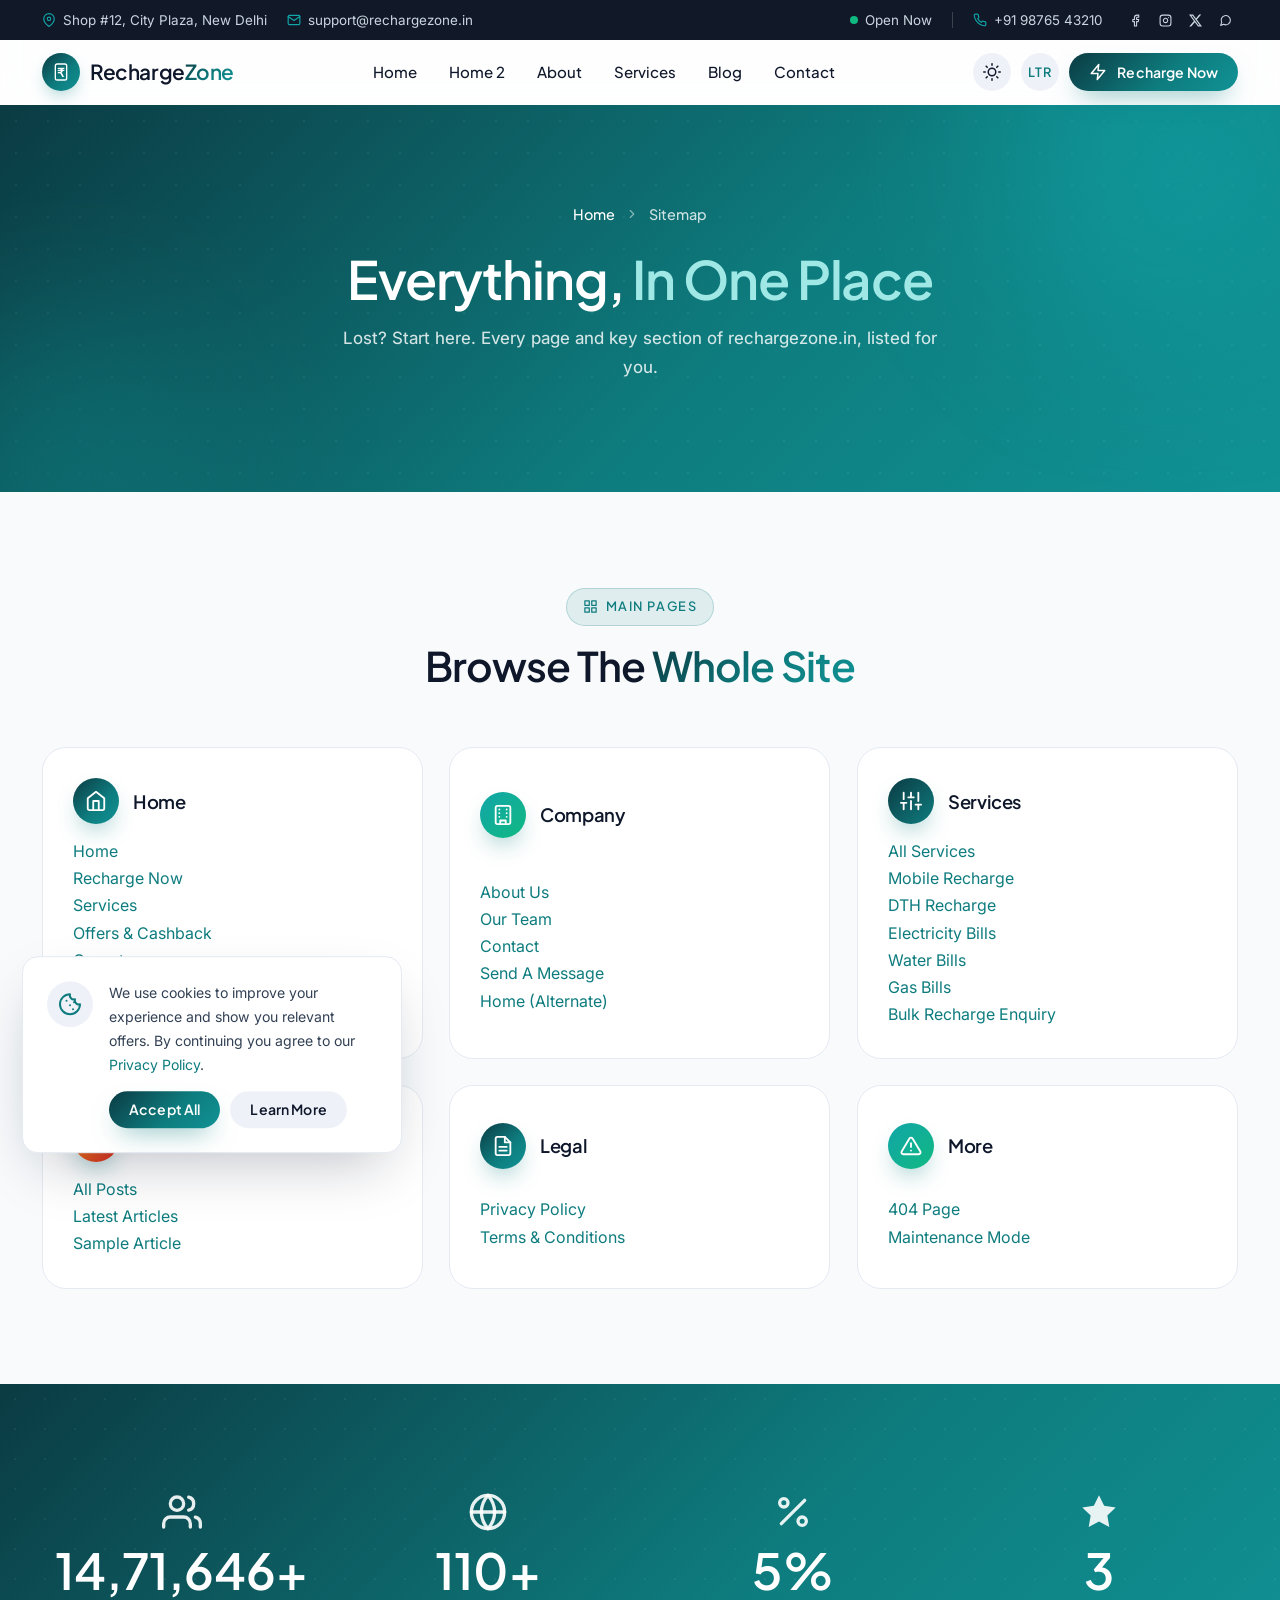
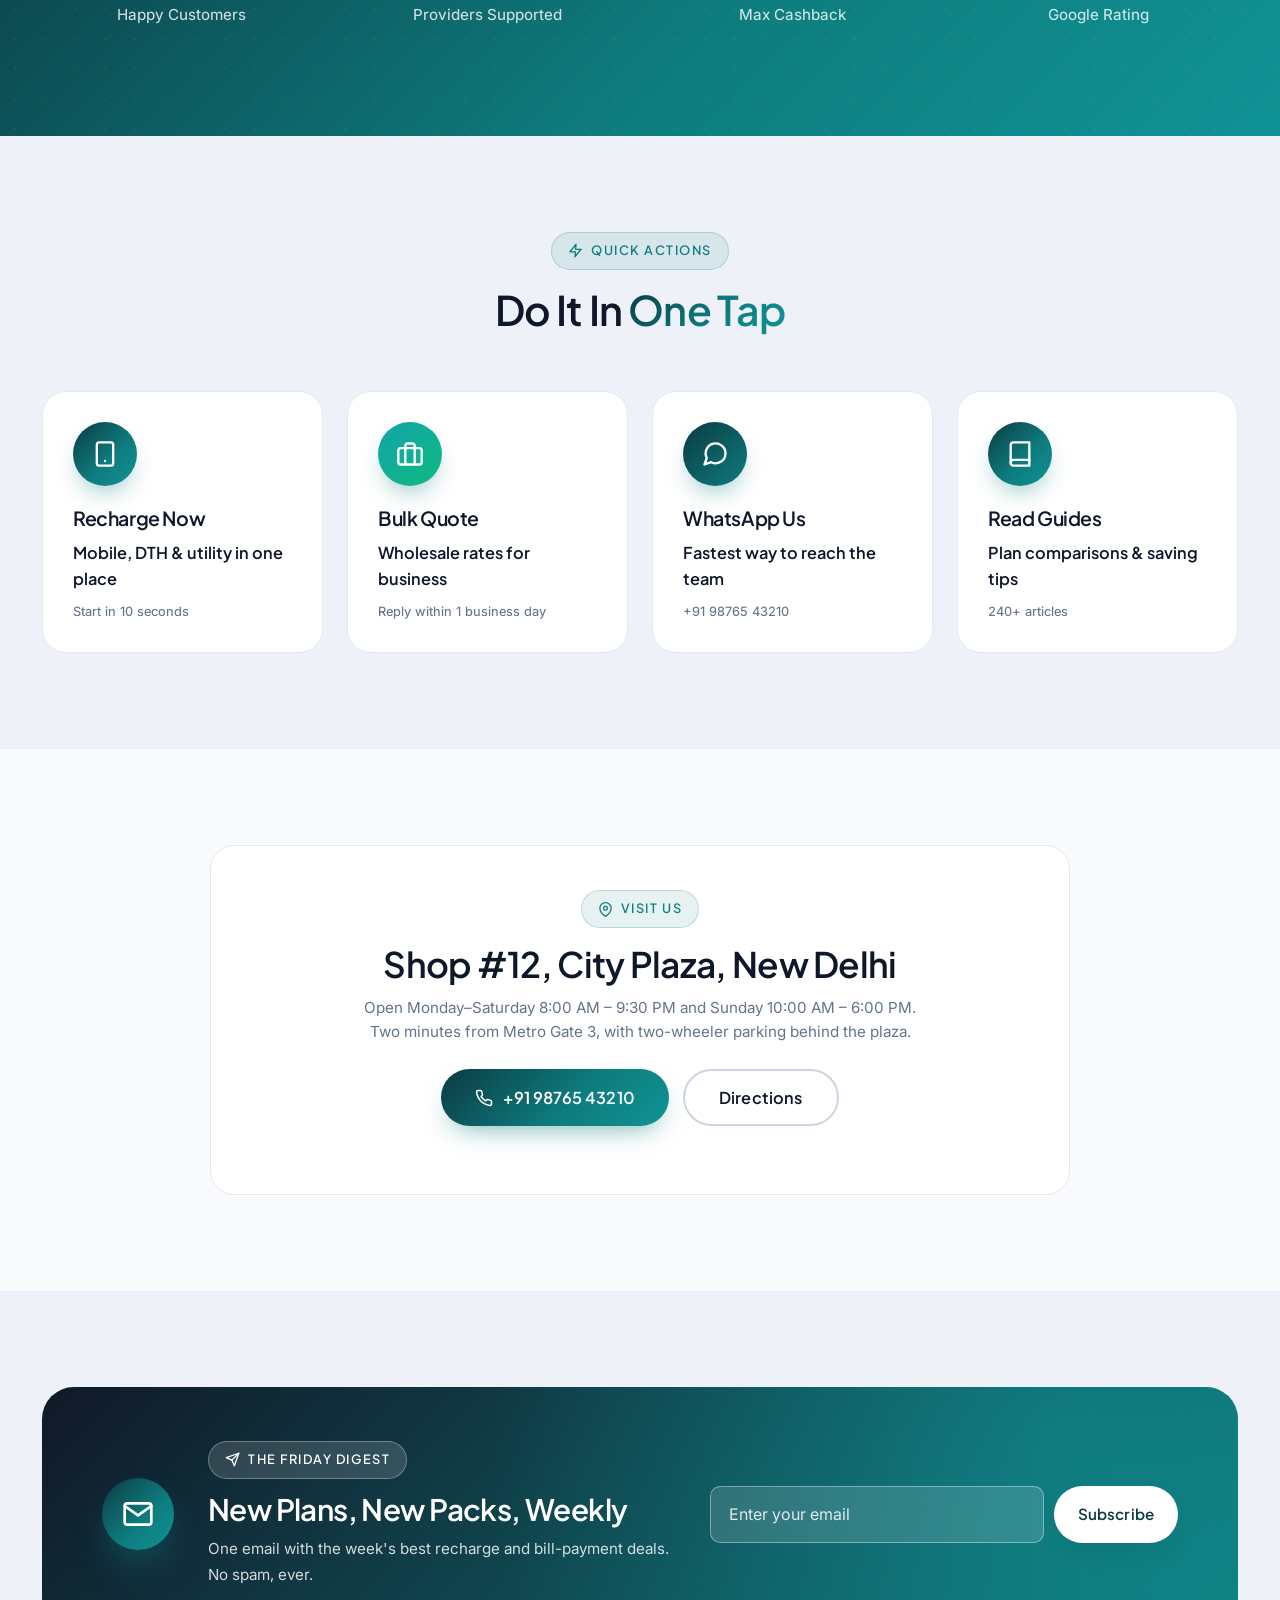
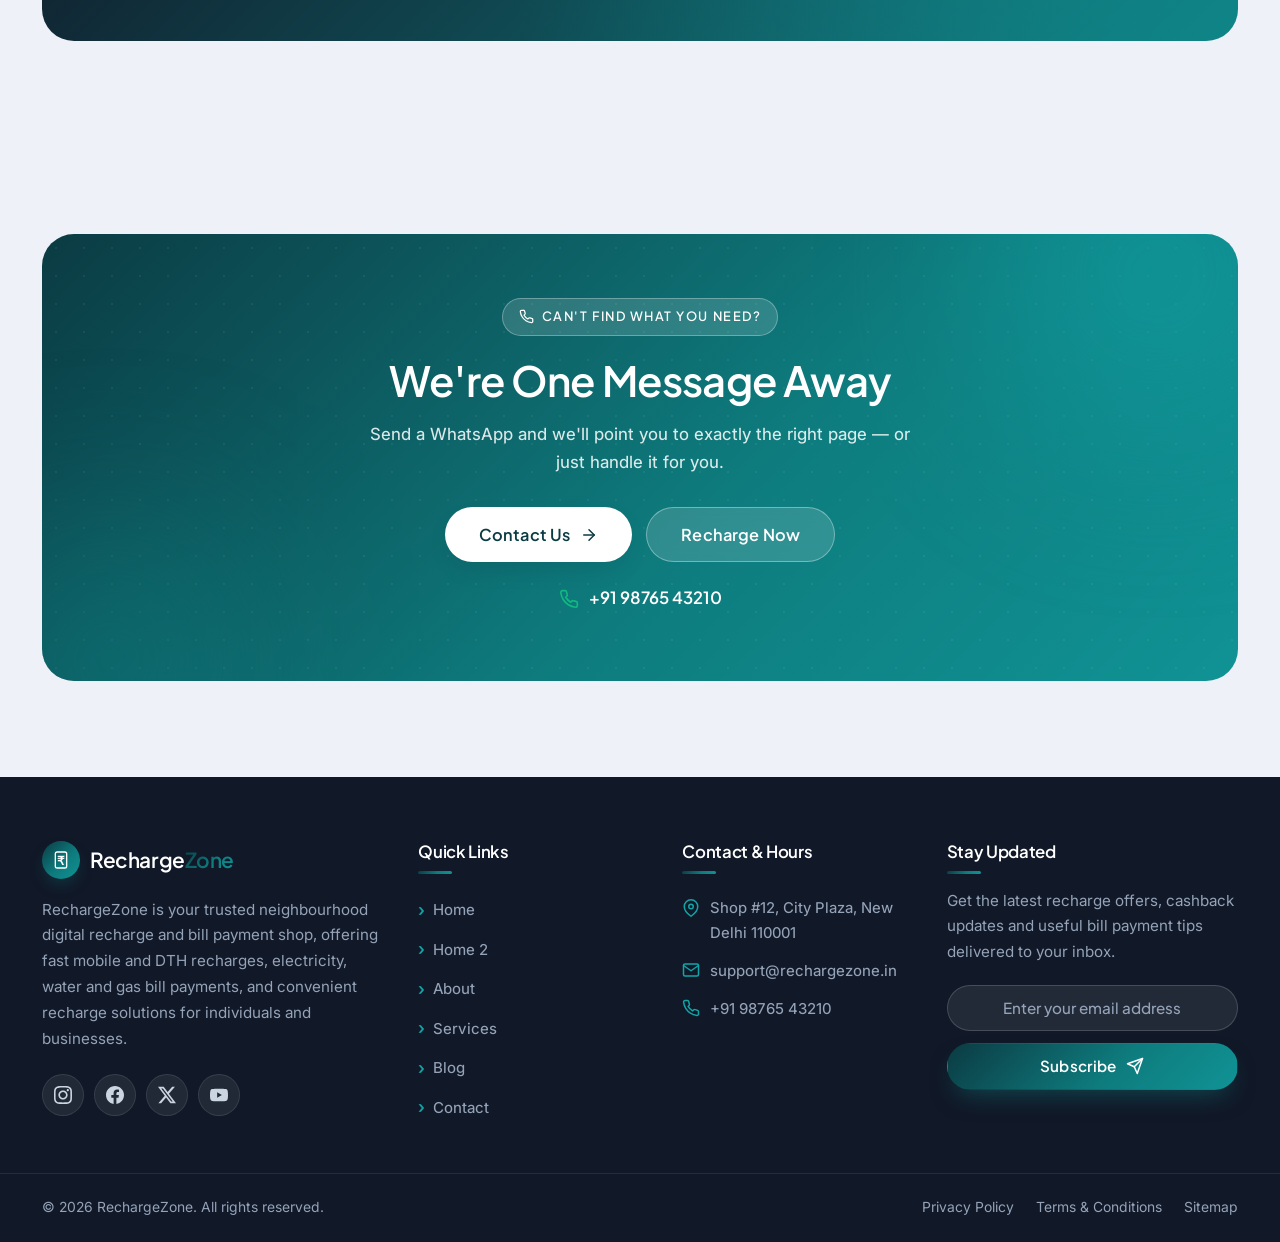
<file: sitemap.html>
<!DOCTYPE html>
<html lang="en" data-theme="light" dir="ltr">
<head>
  <meta charset="UTF-8">
  <meta name="viewport" content="width=device-width, initial-scale=1.0">
  <title>Sitemap — RechargeZone</title>
  <meta name="description" content="Complete sitemap of the RechargeZone website — every page and key section in one place.">
  <meta name="keywords" content="rechargezone sitemap, site map">
  <meta name="author" content="RechargeZone">
  <meta name="robots" content="index, follow">
  <link rel="canonical" href="https://www.rechargezone.in/sitemap">
  <meta name="theme-color" content="#0B3B43">
  <meta property="og:type" content="website">
  <meta property="og:title" content="RechargeZone — Mobile Recharge & Bill Payment Shop">
  <meta property="og:description" content="Instant mobile recharge, DTH recharge and utility bill payments with cashback on every transaction.">
  <meta property="og:url" content="https://www.rechargezone.in/">
  <meta property="og:site_name" content="RechargeZone">
  <link rel="icon" type="image/svg+xml" href="data:image/svg+xml,%3Csvg xmlns='http://www.w3.org/2000/svg' viewBox='0 0 24 24'%3E%3Cdefs%3E%3ClinearGradient id='g' x1='0' y1='0' x2='1' y2='1'%3E%3Cstop offset='0' stop-color='%230B3B43'/%3E%3Cstop offset='1' stop-color='%2312A5A8'/%3E%3C/linearGradient%3E%3C/defs%3E%3Crect width='24' height='24' rx='6' fill='url(%23g)'/%3E%3Cg fill='none' stroke='%23fff' stroke-width='1.6' stroke-linecap='round' stroke-linejoin='round'%3E%3Crect x='5.2' y='2.4' width='13.6' height='19.2' rx='2.2' ry='2.2'/%3E%3C/g%3E%3Ctext x='12' y='12.6' text-anchor='middle' dominant-baseline='central' font-family='Segoe UI, Roboto, Arial, sans-serif' font-size='14' font-weight='600' fill='%23fff' stroke='none'%3E%E2%82%B9%3C/text%3E%3C/svg%3E">
  <link rel="preconnect" href="https://fonts.googleapis.com">
  <link rel="preconnect" href="https://fonts.gstatic.com" crossorigin>
  <link href="https://fonts.googleapis.com/css2?family=Inter:wght@400;500;600;700&family=Plus+Jakarta+Sans:wght@500;600;700;800&display=swap" rel="stylesheet">
  <link rel="stylesheet" href="assets/css/style.css">
  <link rel="stylesheet" href="assets/css/responsive.css">
  <script type="application/ld+json">
  {
    "@context": "https://schema.org",
    "@type": "LocalBusiness",
    "name": "RechargeZone",
    "description": "Mobile recharge, DTH recharge and utility bill payment shop.",
    "telephone": "+91 98765 43210",
    "email": "support@rechargezone.in",
    "address": { "@type": "PostalAddress", "streetAddress": "Shop #12, City Plaza", "addressLocality": "New Delhi", "addressRegion": "DL", "postalCode": "110001", "addressCountry": "IN" },
    "openingHours": ["Mo-Sa 08:00-21:30", "Su 10:00-18:00"]
  }
  </script>
</head>
<body>
  <a class="skip-link" href="#main">Skip to main content</a>
  <div class="preloader" id="preloader" aria-hidden="true">
    <div class="preloader-mark">
      <svg class="ic"><use href="#i-logo-mark"></use></svg>
    </div>
    <span class="preloader-name">Recharge<em>Zone</em></span>
  </div>
  <div class="page-transition" id="pageTransition" aria-hidden="true"></div>

  <svg xmlns="http://www.w3.org/2000/svg" style="position:absolute;width:0;height:0;overflow:hidden" aria-hidden="true">
    <symbol id="i-mobile" viewBox="0 0 24 24" fill="none" stroke="currentColor" stroke-width="2" stroke-linecap="round" stroke-linejoin="round"><rect x="5" y="2" width="14" height="20" rx="2"/><line x1="12" y1="18" x2="12.01" y2="18"/></symbol>
    <symbol id="i-satellite" viewBox="0 0 24 24" fill="none" stroke="currentColor" stroke-width="2" stroke-linecap="round" stroke-linejoin="round"><path d="M4.9 4.9a10 10 0 0 1 14.2 0"/><path d="M7.8 7.8a6 6 0 0 1 8.4 0"/><circle cx="12" cy="12" r="2"/><rect x="2" y="20" width="20" height="2" rx="1"/></symbol>
    <symbol id="i-bolt" viewBox="0 0 24 24" fill="none" stroke="currentColor" stroke-width="2" stroke-linecap="round" stroke-linejoin="round"><polygon points="13 2 3 14 12 14 11 22 21 10 12 10 13 2"/></symbol>
    <symbol id="i-droplet" viewBox="0 0 24 24" fill="none" stroke="currentColor" stroke-width="2" stroke-linecap="round" stroke-linejoin="round"><path d="M12 2.69l5.66 5.66a8 8 0 1 1-11.31 0z"/></symbol>
    <symbol id="i-flame" viewBox="0 0 24 24" fill="none" stroke="currentColor" stroke-width="2" stroke-linecap="round" stroke-linejoin="round"><path d="M8.5 14.5A2.5 2.5 0 0 0 11 12c0-1.38-.5-2-1-3-1.072-2.143-.224-4.054 2-6 .5 2.5 2 4.9 4 6.5 2 1.6 3 3.5 3 5.5a7 7 0 1 1-14 0c0-1.153.433-2.294 1-3a2.5 2.5 0 0 0 2.5 2.5z"/></symbol>
    <symbol id="i-globe" viewBox="0 0 24 24" fill="none" stroke="currentColor" stroke-width="2" stroke-linecap="round" stroke-linejoin="round"><circle cx="12" cy="12" r="10"/><path d="M2 12h20"/><path d="M12 2a15.3 15.3 0 0 1 4 10 15.3 15.3 0 0 1-4 10 15.3 15.3 0 0 1-4-10 15.3 15.3 0 0 1 4-10z"/></symbol>
    <symbol id="i-wifi" viewBox="0 0 24 24" fill="none" stroke="currentColor" stroke-width="2" stroke-linecap="round" stroke-linejoin="round"><path d="M5 12.55a11 11 0 0 1 14.08 0"/><path d="M1.42 9a16 16 0 0 1 21.16 0"/><path d="M8.53 16.11a6 6 0 0 1 6.95 0"/><line x1="12" y1="20" x2="12.01" y2="20"/></symbol>
    <symbol id="i-bank" viewBox="0 0 24 24" fill="none" stroke="currentColor" stroke-width="2" stroke-linecap="round" stroke-linejoin="round"><path d="M3 21h18"/><path d="M3 11l9-6 9 6"/><path d="M5 11v10"/><path d="M19 11v10"/><path d="M9 11v10"/><path d="M15 11v10"/></symbol>
    <symbol id="i-wallet" viewBox="0 0 24 24" fill="none" stroke="currentColor" stroke-width="2" stroke-linecap="round" stroke-linejoin="round"><path d="M21 12V7H5a2 2 0 0 1 0-4h14v4"/><path d="M3 5v14a2 2 0 0 0 2 2h16v-5"/><path d="M18 12a2 2 0 0 0 0 4h4v-4z"/></symbol>
    <symbol id="i-shield" viewBox="0 0 24 24" fill="none" stroke="currentColor" stroke-width="2" stroke-linecap="round" stroke-linejoin="round"><path d="M12 22s8-4 8-10V5l-8-3-8 3v7c0 6 8 10 8 10z"/><polyline points="9 11.5 11 13.5 15 9.5"/></symbol>
    <symbol id="i-clock" viewBox="0 0 24 24" fill="none" stroke="currentColor" stroke-width="2" stroke-linecap="round" stroke-linejoin="round"><circle cx="12" cy="12" r="10"/><polyline points="12 6 12 12 16 14"/></symbol>
    <symbol id="i-check" viewBox="0 0 24 24" fill="none" stroke="currentColor" stroke-width="2" stroke-linecap="round" stroke-linejoin="round"><polyline points="20 6 9 17 4 12"/></symbol>
    <symbol id="i-check-circle" viewBox="0 0 24 24" fill="none" stroke="currentColor" stroke-width="2" stroke-linecap="round" stroke-linejoin="round"><path d="M22 11.08V12a10 10 0 1 1-5.93-9.14"/><polyline points="22 4 12 14.01 9 11.01"/></symbol>
    <symbol id="i-x" viewBox="0 0 24 24" fill="none" stroke="currentColor" stroke-width="2" stroke-linecap="round" stroke-linejoin="round"><line x1="18" y1="6" x2="6" y2="18"/><line x1="6" y1="6" x2="18" y2="18"/></symbol>
    <symbol id="i-chevron-down" viewBox="0 0 24 24" fill="none" stroke="currentColor" stroke-width="2" stroke-linecap="round" stroke-linejoin="round"><polyline points="6 9 12 15 18 9"/></symbol>
    <symbol id="i-chevron-left" viewBox="0 0 24 24" fill="none" stroke="currentColor" stroke-width="2" stroke-linecap="round" stroke-linejoin="round"><polyline points="15 18 9 12 15 6"/></symbol>
    <symbol id="i-chevron-right" viewBox="0 0 24 24" fill="none" stroke="currentColor" stroke-width="2" stroke-linecap="round" stroke-linejoin="round"><polyline points="9 18 15 12 9 6"/></symbol>
    <symbol id="i-arrow-right" viewBox="0 0 24 24" fill="none" stroke="currentColor" stroke-width="2" stroke-linecap="round" stroke-linejoin="round"><line x1="5" y1="12" x2="19" y2="12"/><polyline points="12 5 19 12 12 19"/></symbol>
    <symbol id="i-arrow-left" viewBox="0 0 24 24" fill="none" stroke="currentColor" stroke-width="2" stroke-linecap="round" stroke-linejoin="round"><line x1="19" y1="12" x2="5" y2="12"/><polyline points="12 19 5 12 12 5"/></symbol>
    <symbol id="i-arrow-up" viewBox="0 0 24 24" fill="none" stroke="currentColor" stroke-width="2" stroke-linecap="round" stroke-linejoin="round"><line x1="12" y1="19" x2="12" y2="5"/><polyline points="5 12 12 5 19 12"/></symbol>
    <symbol id="i-star" viewBox="0 0 24 24" fill="currentColor" stroke="none"><polygon points="12 2 15.09 8.26 22 9.27 17 14.14 18.18 21.02 12 17.77 5.82 21.02 7 14.14 2 9.27 8.91 8.26 12 2"/></symbol>
    <symbol id="i-quote" viewBox="0 0 24 24" fill="currentColor" stroke="none"><path d="M10 11H6a2 2 0 0 1-2-2V7a2 2 0 0 1 2-2h2a2 2 0 0 1 2 2v6a6 6 0 0 1-6 6"/><path d="M22 11h-4a2 2 0 0 1-2-2V7a2 2 0 0 1 2-2h2a2 2 0 0 1 2 2v6a6 6 0 0 1-6 6"/></symbol>
    <symbol id="i-menu" viewBox="0 0 24 24" fill="none" stroke="currentColor" stroke-width="2" stroke-linecap="round" stroke-linejoin="round"><line x1="3" y1="6" x2="21" y2="6"/><line x1="3" y1="12" x2="21" y2="12"/><line x1="3" y1="18" x2="21" y2="18"/></symbol>
    <symbol id="i-sun" viewBox="0 0 24 24" fill="none" stroke="currentColor" stroke-width="2" stroke-linecap="round" stroke-linejoin="round"><circle cx="12" cy="12" r="5"/><line x1="12" y1="1" x2="12" y2="3"/><line x1="12" y1="21" x2="12" y2="23"/><line x1="4.22" y1="4.22" x2="5.64" y2="5.64"/><line x1="18.36" y1="18.36" x2="19.78" y2="19.78"/><line x1="1" y1="12" x2="3" y2="12"/><line x1="21" y1="12" x2="23" y2="12"/><line x1="4.22" y1="19.78" x2="5.64" y2="18.36"/><line x1="18.36" y1="5.64" x2="19.78" y2="4.22"/></symbol>
    <symbol id="i-moon" viewBox="0 0 24 24" fill="none" stroke="currentColor" stroke-width="2" stroke-linecap="round" stroke-linejoin="round"><path d="M21 12.79A9 9 0 1 1 11.21 3 7 7 0 0 0 21 12.79z"/></symbol>
    <symbol id="i-pin" viewBox="0 0 24 24" fill="none" stroke="currentColor" stroke-width="2" stroke-linecap="round" stroke-linejoin="round"><path d="M21 10c0 7-9 13-9 13s-9-6-9-13a9 9 0 0 1 18 0z"/><circle cx="12" cy="10" r="3"/></symbol>
    <symbol id="i-mail" viewBox="0 0 24 24" fill="none" stroke="currentColor" stroke-width="2" stroke-linecap="round" stroke-linejoin="round"><rect x="2" y="4" width="20" height="16" rx="2"/><path d="M22 6l-10 7L2 6"/></symbol>
    <symbol id="i-phone" viewBox="0 0 24 24" fill="none" stroke="currentColor" stroke-width="2" stroke-linecap="round" stroke-linejoin="round"><path d="M22 16.92v3a2 2 0 0 1-2.18 2 19.79 19.79 0 0 1-8.63-3.07 19.5 19.5 0 0 1-6-6 19.79 19.79 0 0 1-3.07-8.67A2 2 0 0 1 4.11 2h3a2 2 0 0 1 2 1.72 12.84 12.84 0 0 0 .7 2.81 2 2 0 0 1-.45 2.11L8.09 9.91a16 16 0 0 0 6 6l1.27-1.27a2 2 0 0 1 2.11-.45 12.84 12.84 0 0 0 2.81.7A2 2 0 0 1 22 16.92z"/></symbol>
    <symbol id="i-facebook" viewBox="0 0 24 24" fill="none" stroke="currentColor" stroke-width="2" stroke-linecap="round" stroke-linejoin="round"><path d="M18 2h-3a5 5 0 0 0-5 5v3H7v4h3v8h4v-8h3l1-4h-4V7a1 1 0 0 1 1-1h3z"/></symbol>
    <symbol id="i-instagram" viewBox="0 0 24 24" fill="none" stroke="currentColor" stroke-width="2" stroke-linecap="round" stroke-linejoin="round"><rect x="2" y="2" width="20" height="20" rx="5"/><path d="M16 11.37A4 4 0 1 1 12.63 8 4 4 0 0 1 16 11.37z"/><line x1="17.5" y1="6.5" x2="17.51" y2="6.5"/></symbol>
    <symbol id="i-linkedin" viewBox="0 0 24 24" fill="none" stroke="currentColor" stroke-width="2" stroke-linecap="round" stroke-linejoin="round"><path d="M16 8a6 6 0 0 1 6 6v7h-4v-7a2 2 0 0 0-2-2 2 2 0 0 0-2 2v7h-4V9h4v1.5A6 6 0 0 1 16 8z"/><rect x="2" y="9" width="4" height="12"/><circle cx="4" cy="4" r="2"/></symbol>
    <symbol id="i-twitter" viewBox="0 0 24 24" fill="currentColor" stroke="none"><path d="M18.9 1.15h3.68l-8.04 9.19L24 22.85h-7.41l-5.8-7.58-6.64 7.58H.47l8.6-9.83L0 1.15h7.59l5.24 6.93zm-1.29 19.5h2.04L6.49 3.24H4.3z"/></symbol>
    <symbol id="i-whatsapp" viewBox="0 0 24 24" fill="none" stroke="currentColor" stroke-width="2" stroke-linecap="round" stroke-linejoin="round"><path d="M21 11.5a8.5 8.5 0 0 1-12.4 7.5L3 21l2-5.6a8.5 8.5 0 1 1 16-3.9z"/></symbol>
    <symbol id="i-youtube" viewBox="0 0 24 24" fill="none" stroke="currentColor" stroke-width="2" stroke-linecap="round" stroke-linejoin="round"><path d="M22.54 6.42a2.78 2.78 0 0 0-1.95-2C18.88 4 12 4 12 4s-6.88 0-8.59.46a2.78 2.78 0 0 0-1.95 2A29 29 0 0 0 1 11.75a29 29 0 0 0 .46 5.33A2.78 2.78 0 0 0 3.4 19c1.72.46 8.6.46 8.6.46s6.88 0 8.59-.46a2.78 2.78 0 0 0 1.95-2 29 29 0 0 0 .46-5.25 29 29 0 0 0-.46-5.33z"/><polygon points="9.75 15.02 15.5 11.75 9.75 8.48 9.75 15.02"/></symbol>
    <symbol id="i-ig" viewBox="0 0 24 24" fill="currentColor" stroke="none"><path d="M12 0C8.74 0 8.333.015 7.053.072 5.775.132 4.905.333 4.14.63c-.789.306-1.459.717-2.126 1.384S.935 3.35.63 4.14C.333 4.905.131 5.775.072 7.053.012 8.333 0 8.74 0 12s.015 3.667.072 4.947c.06 1.277.261 2.148.558 2.913.306.788.717 1.459 1.384 2.126.667.666 1.336 1.079 2.126 1.384.766.296 1.636.499 2.913.558C8.333 23.988 8.74 24 12 24s3.667-.015 4.947-.072c1.277-.06 2.148-.262 2.913-.558.788-.306 1.459-.718 2.126-1.384.666-.667 1.079-1.337 1.384-2.126.296-.765.499-1.636.558-2.913.06-1.28.072-1.687.072-4.947s-.015-3.667-.072-4.947c-.06-1.277-.262-2.149-.558-2.913-.306-.789-.718-1.459-1.384-2.126C21.319 1.347 20.649.935 19.86.63c-.765-.297-1.636-.499-2.913-.558C15.667.012 15.26 0 12 0zm0 2.16c3.203 0 3.585.016 4.85.071 1.17.055 1.805.249 2.227.415.562.217.96.477 1.382.896.419.42.679.819.896 1.381.164.422.36 1.057.413 2.227.057 1.266.07 1.646.07 4.85s-.015 3.585-.074 4.85c-.061 1.17-.256 1.805-.421 2.227-.224.562-.479.96-.899 1.382-.419.419-.824.679-1.38.896-.42.164-1.065.36-2.235.413-1.274.057-1.649.07-4.859.07-3.211 0-3.586-.015-4.859-.074-1.171-.061-1.816-.256-2.236-.421-.569-.224-.96-.479-1.379-.899-.421-.419-.69-.824-.9-1.38-.165-.42-.359-1.065-.42-2.235-.045-1.26-.061-1.649-.061-4.844 0-3.196.016-3.586.061-4.861.061-1.17.255-1.814.42-2.234.21-.57.479-.96.9-1.381.419-.419.81-.689 1.379-.898.42-.166 1.051-.361 2.221-.421 1.275-.045 1.65-.06 4.859-.06l.045.03zm0 3.678c-3.405 0-6.162 2.76-6.162 6.162 0 3.405 2.76 6.162 6.162 6.162 3.405 0 6.162-2.76 6.162-6.162 0-3.405-2.76-6.162-6.162-6.162zM12 16c-2.21 0-4-1.79-4-4s1.79-4 4-4 4 1.79 4 4-1.79 4-4 4zm7.846-10.405c0 .795-.646 1.44-1.44 1.44-.795 0-1.44-.646-1.44-1.44 0-.794.646-1.439 1.44-1.439.793-.001 1.44.645 1.44 1.439z"/></symbol>
    <symbol id="i-fb" viewBox="0 0 24 24" fill="currentColor" stroke="none"><path d="M24 12.07C24 5.41 18.63 0 12 0S0 5.41 0 12.07C0 18.1 4.39 23.09 10.13 24v-8.44H7.08v-3.49h3.05V9.41c0-3.02 1.79-4.69 4.53-4.69 1.31 0 2.69.24 2.69.24v2.97h-1.52c-1.49 0-1.96.93-1.96 1.89v2.26h3.33l-.53 3.49h-2.8V24C19.61 23.09 24 18.1 24 12.07z"/></symbol>
    <symbol id="i-tw" viewBox="0 0 24 24" fill="currentColor" stroke="none"><path d="M18.9 1.15h3.68l-8.04 9.19L24 22.85h-7.41l-5.8-7.58-6.64 7.58H.47l8.6-9.83L0 1.15h7.59l5.24 6.93zm-1.29 19.5h2.04L6.49 3.24H4.3z"/></symbol>
    <symbol id="i-yt" viewBox="0 0 24 24" fill="currentColor" stroke="none"><path d="M23.5 6.19a3.02 3.02 0 0 0-2.12-2.14C19.5 3.55 12 3.55 12 3.55s-7.5 0-9.38.5A3.02 3.02 0 0 0 .5 6.19C0 8.07 0 12 0 12s0 3.93.5 5.81a3.02 3.02 0 0 0 2.12 2.14c1.88.5 9.38.5 9.38.5s7.5 0 9.38-.5a3.02 3.02 0 0 0 2.12-2.14C24 15.93 24 12 24 12s0-3.93-.5-5.81zM9.55 15.57V8.43L15.82 12l-6.27 3.57z"/></symbol>

    <symbol id="i-plus" viewBox="0 0 24 24" fill="none" stroke="currentColor" stroke-width="2" stroke-linecap="round" stroke-linejoin="round"><line x1="12" y1="5" x2="12" y2="19"/><line x1="5" y1="12" x2="19" y2="12"/></symbol>
    <symbol id="i-minus" viewBox="0 0 24 24" fill="none" stroke="currentColor" stroke-width="2" stroke-linecap="round" stroke-linejoin="round"><line x1="5" y1="12" x2="19" y2="12"/></symbol>
    <symbol id="i-search" viewBox="0 0 24 24" fill="none" stroke="currentColor" stroke-width="2" stroke-linecap="round" stroke-linejoin="round"><circle cx="11" cy="11" r="8"/><line x1="21" y1="21" x2="16.65" y2="16.65"/></symbol>
    <symbol id="i-download" viewBox="0 0 24 24" fill="none" stroke="currentColor" stroke-width="2" stroke-linecap="round" stroke-linejoin="round"><path d="M21 15v4a2 2 0 0 1-2 2H5a2 2 0 0 1-2-2v-4"/><polyline points="7 10 12 15 17 10"/><line x1="12" y1="15" x2="12" y2="3"/></symbol>
    <symbol id="i-users" viewBox="0 0 24 24" fill="none" stroke="currentColor" stroke-width="2" stroke-linecap="round" stroke-linejoin="round"><path d="M17 21v-2a4 4 0 0 0-4-4H5a4 4 0 0 0-4 4v2"/><circle cx="9" cy="7" r="4"/><path d="M23 21v-2a4 4 0 0 0-3-3.87"/><path d="M16 3.13a4 4 0 0 1 0 7.75"/></symbol>
    <symbol id="i-award" viewBox="0 0 24 24" fill="none" stroke="currentColor" stroke-width="2" stroke-linecap="round" stroke-linejoin="round"><circle cx="12" cy="8" r="7"/><polyline points="8.21 13.89 7 23 12 20 17 23 15.79 13.88"/></symbol>
    <symbol id="i-target" viewBox="0 0 24 24" fill="none" stroke="currentColor" stroke-width="2" stroke-linecap="round" stroke-linejoin="round"><circle cx="12" cy="12" r="10"/><circle cx="12" cy="12" r="6"/><circle cx="12" cy="12" r="2"/></symbol>
    <symbol id="i-eye" viewBox="0 0 24 24" fill="none" stroke="currentColor" stroke-width="2" stroke-linecap="round" stroke-linejoin="round"><path d="M1 12s4-8 11-8 11 8 11 8-4 8-11 8-11-8-11-8z"/><circle cx="12" cy="12" r="3"/></symbol>
    <symbol id="i-file" viewBox="0 0 24 24" fill="none" stroke="currentColor" stroke-width="2" stroke-linecap="round" stroke-linejoin="round"><path d="M14 2H6a2 2 0 0 0-2 2v16a2 2 0 0 0 2 2h12a2 2 0 0 0 2-2V8z"/><polyline points="14 2 14 8 20 8"/><line x1="16" y1="13" x2="8" y2="13"/><line x1="16" y1="17" x2="8" y2="17"/></symbol>
    <symbol id="i-layers" viewBox="0 0 24 24" fill="none" stroke="currentColor" stroke-width="2" stroke-linecap="round" stroke-linejoin="round"><polygon points="12 2 2 7 12 12 22 7 12 2"/><polyline points="2 17 12 22 22 17"/><polyline points="2 12 12 17 22 12"/></symbol>
    <symbol id="i-sliders" viewBox="0 0 24 24" fill="none" stroke="currentColor" stroke-width="2" stroke-linecap="round" stroke-linejoin="round"><line x1="4" y1="21" x2="4" y2="14"/><line x1="4" y1="10" x2="4" y2="3"/><line x1="12" y1="21" x2="12" y2="12"/><line x1="12" y1="8" x2="12" y2="3"/><line x1="20" y1="21" x2="20" y2="16"/><line x1="20" y1="12" x2="20" y2="3"/><line x1="1" y1="14" x2="7" y2="14"/><line x1="9" y1="8" x2="15" y2="8"/><line x1="17" y1="16" x2="23" y2="16"/></symbol>
    <symbol id="i-headset" viewBox="0 0 24 24" fill="none" stroke="currentColor" stroke-width="2" stroke-linecap="round" stroke-linejoin="round"><path d="M3 18v-6a9 9 0 0 1 18 0v6"/><path d="M21 19a2 2 0 0 1-2 2h-1a2 2 0 0 1-2-2v-3a2 2 0 0 1 2-2h3zM3 19a2 2 0 0 0 2 2h1a2 2 0 0 0 2-2v-3a2 2 0 0 0-2-2H3z"/></symbol>
    <symbol id="i-bag" viewBox="0 0 24 24" fill="none" stroke="currentColor" stroke-width="2" stroke-linecap="round" stroke-linejoin="round"><path d="M6 2 3 6v14a2 2 0 0 0 2 2h14a2 2 0 0 0 2-2V6l-3-4z"/><line x1="3" y1="6" x2="21" y2="6"/><path d="M16 10a4 4 0 0 1-8 0"/></symbol>
    <symbol id="i-percent" viewBox="0 0 24 24" fill="none" stroke="currentColor" stroke-width="2" stroke-linecap="round" stroke-linejoin="round"><line x1="19" y1="5" x2="5" y2="19"/><circle cx="6.5" cy="6.5" r="2.5"/><circle cx="17.5" cy="17.5" r="2.5"/></symbol>
    <symbol id="i-gift" viewBox="0 0 24 24" fill="none" stroke="currentColor" stroke-width="2" stroke-linecap="round" stroke-linejoin="round"><polyline points="20 12 20 22 4 22 4 12"/><rect x="2" y="7" width="20" height="5"/><line x1="12" y1="22" x2="12" y2="7"/><path d="M12 7H7.5a2.5 2.5 0 0 1 0-5C11 2 12 7 12 7z"/><path d="M12 7h4.5a2.5 2.5 0 0 0 0-5C13 2 12 7 12 7z"/></symbol>
    <symbol id="i-refresh" viewBox="0 0 24 24" fill="none" stroke="currentColor" stroke-width="2" stroke-linecap="round" stroke-linejoin="round"><polyline points="23 4 23 10 17 10"/><polyline points="1 20 1 14 7 14"/><path d="M3.51 9a9 9 0 0 1 14.85-3.36L23 10M1 14l4.64 4.36A9 9 0 0 0 20.49 15"/></symbol>
    <symbol id="i-user" viewBox="0 0 24 24" fill="none" stroke="currentColor" stroke-width="2" stroke-linecap="round" stroke-linejoin="round"><path d="M20 21v-2a4 4 0 0 0-4-4H8a4 4 0 0 0-4 4v2"/><circle cx="12" cy="7" r="4"/></symbol>
    <symbol id="i-calendar" viewBox="0 0 24 24" fill="none" stroke="currentColor" stroke-width="2" stroke-linecap="round" stroke-linejoin="round"><rect x="3" y="4" width="18" height="18" rx="2"/><line x1="16" y1="2" x2="16" y2="6"/><line x1="8" y1="2" x2="8" y2="6"/><line x1="3" y1="10" x2="21" y2="10"/></symbol>
    <symbol id="i-send" viewBox="0 0 24 24" fill="none" stroke="currentColor" stroke-width="2" stroke-linecap="round" stroke-linejoin="round"><line x1="22" y1="2" x2="11" y2="13"/><polygon points="22 2 15 22 11 13 2 9 22 2"/></symbol>
    <symbol id="i-lock" viewBox="0 0 24 24" fill="none" stroke="currentColor" stroke-width="2" stroke-linecap="round" stroke-linejoin="round"><rect x="3" y="11" width="18" height="11" rx="2"/><path d="M7 11V7a5 5 0 0 1 10 0v4"/></symbol>
    <symbol id="i-card" viewBox="0 0 24 24" fill="none" stroke="currentColor" stroke-width="2" stroke-linecap="round" stroke-linejoin="round"><rect x="1" y="4" width="22" height="16" rx="2"/><line x1="1" y1="10" x2="23" y2="10"/></symbol>
    <symbol id="i-building" viewBox="0 0 24 24" fill="none" stroke="currentColor" stroke-width="2" stroke-linecap="round" stroke-linejoin="round"><rect x="4" y="2" width="16" height="20" rx="2"/><path d="M9 22v-4h6v4"/><path d="M8 6h.01"/><path d="M16 6h.01"/><path d="M8 10h.01"/><path d="M16 10h.01"/><path d="M8 14h.01"/><path d="M16 14h.01"/></symbol>
    <symbol id="i-home" viewBox="0 0 24 24" fill="none" stroke="currentColor" stroke-width="2" stroke-linecap="round" stroke-linejoin="round"><path d="M3 9l9-7 9 7v11a2 2 0 0 1-2 2H5a2 2 0 0 1-2-2z"/><polyline points="9 22 9 12 15 12 15 22"/></symbol>
    <symbol id="i-info" viewBox="0 0 24 24" fill="none" stroke="currentColor" stroke-width="2" stroke-linecap="round" stroke-linejoin="round"><circle cx="12" cy="12" r="10"/><line x1="12" y1="16" x2="12" y2="12"/><line x1="12" y1="8" x2="12.01" y2="8"/></symbol>
    <symbol id="i-play" viewBox="0 0 24 24" fill="none" stroke="currentColor" stroke-width="2" stroke-linecap="round" stroke-linejoin="round"><polygon points="5 3 19 12 5 21 5 3"/></symbol>
    <symbol id="i-briefcase" viewBox="0 0 24 24" fill="none" stroke="currentColor" stroke-width="2" stroke-linecap="round" stroke-linejoin="round"><rect x="2" y="7" width="20" height="14" rx="2"/><path d="M16 21V5a2 2 0 0 0-2-2h-4a2 2 0 0 0-2 2v16"/></symbol>
    <symbol id="i-heart" viewBox="0 0 24 24" fill="none" stroke="currentColor" stroke-width="2" stroke-linecap="round" stroke-linejoin="round"><path d="M20.84 4.61a5.5 5.5 0 0 0-7.78 0L12 5.67l-1.06-1.06a5.5 5.5 0 0 0-7.78 7.78l1.06 1.06L12 21.23l7.78-7.78 1.06-1.06a5.5 5.5 0 0 0 0-7.78z"/></symbol>
    <symbol id="i-activity" viewBox="0 0 24 24" fill="none" stroke="currentColor" stroke-width="2" stroke-linecap="round" stroke-linejoin="round"><polyline points="22 12 18 12 15 21 9 3 6 12 2 12"/></symbol>
    <symbol id="i-grid" viewBox="0 0 24 24" fill="none" stroke="currentColor" stroke-width="2" stroke-linecap="round" stroke-linejoin="round"><rect x="3" y="3" width="7" height="7"/><rect x="14" y="3" width="7" height="7"/><rect x="14" y="14" width="7" height="7"/><rect x="3" y="14" width="7" height="7"/></symbol>
    <symbol id="i-cup" viewBox="0 0 24 24" fill="none" stroke="currentColor" stroke-width="2" stroke-linecap="round" stroke-linejoin="round"><path d="M18 8h1a4 4 0 0 1 0 8h-1"/><path d="M2 8h16v9a4 4 0 0 1-4 4H6a4 4 0 0 1-4-4z"/><line x1="6" y1="1" x2="6" y2="4"/><line x1="10" y1="1" x2="10" y2="4"/><line x1="14" y1="1" x2="14" y2="4"/></symbol>
    <symbol id="i-package" viewBox="0 0 24 24" fill="none" stroke="currentColor" stroke-width="2" stroke-linecap="round" stroke-linejoin="round"><path d="M21 16V8a2 2 0 0 0-1-1.73l-7-4a2 2 0 0 0-2 0l-7 4A2 2 0 0 0 3 8v8a2 2 0 0 0 1 1.73l7 4a2 2 0 0 0 2 0l7-4A2 2 0 0 0 21 16z"/><polyline points="3.27 6.96 12 12.01 20.73 6.96"/><line x1="12" y1="22.08" x2="12" y2="12"/></symbol>
    <symbol id="i-book" viewBox="0 0 24 24" fill="none" stroke="currentColor" stroke-width="2" stroke-linecap="round" stroke-linejoin="round"><path d="M4 19.5A2.5 2.5 0 0 1 6.5 17H20"/><path d="M6.5 2H20v20H6.5A2.5 2.5 0 0 1 4 19.5v-15A2.5 2.5 0 0 1 6.5 2z"/></symbol>
    <symbol id="i-cookie" viewBox="0 0 24 24" fill="none" stroke="currentColor" stroke-width="2" stroke-linecap="round" stroke-linejoin="round"><path d="M12 2a10 10 0 1 0 10 10 4 4 0 0 1-5-5 4 4 0 0 1-5-5z"/><path d="M8.5 8.5h.01"/><path d="M12 13h.01"/><path d="M15 17h.01"/><path d="M16 10h.01"/></symbol>
    <symbol id="i-trend" viewBox="0 0 24 24" fill="none" stroke="currentColor" stroke-width="2" stroke-linecap="round" stroke-linejoin="round"><polyline points="23 6 13.5 15.5 8.5 10.5 1 18"/><polyline points="17 6 23 6 23 12"/></symbol>
    <symbol id="i-message" viewBox="0 0 24 24" fill="none" stroke="currentColor" stroke-width="2" stroke-linecap="round" stroke-linejoin="round"><path d="M21 11.5a8.38 8.38 0 0 1-.9 3.8 8.5 8.5 0 0 1-7.6 4.7 8.38 8.38 0 0 1-3.8-.9L3 21l1.9-5.7a8.38 8.38 0 0 1-.9-3.8 8.5 8.5 0 0 1 4.7-7.6 8.38 8.38 0 0 1 3.8-.9h.5a8.48 8.48 0 0 1 8 8v.5z"/></symbol>
    <symbol id="i-hammer" viewBox="0 0 24 24" fill="none" stroke="currentColor" stroke-width="2" stroke-linecap="round" stroke-linejoin="round"><path d="M15 12l-8.5 8.5a2.12 2.12 0 1 1-3-3L12 9"/><path d="M17.64 15L22 10.64"/><path d="M20.91 11.7l-1.25-1.25c-.6-.6-.93-1.4-.93-2.25v-.86L16.01 4.6a5.56 5.56 0 0 0-3.94-1.64H9l.92.82A6.18 6.18 0 0 1 12 8.4v1.56l2 2h2.47l2.26 1.91"/></symbol>
    <symbol id="i-rating" viewBox="0 0 24 24" fill="none" stroke="currentColor" stroke-width="2" stroke-linecap="round" stroke-linejoin="round"><path d="M2 12h5l2-4 4 8 2-4h7"/></symbol>
  <symbol id="i-alert" viewBox="0 0 24 24" fill="none" stroke="currentColor" stroke-width="2" stroke-linecap="round" stroke-linejoin="round"><path d="M10.29 3.86L1.82 18a2 2 0 0 0 1.71 3h16.94a2 2 0 0 0 1.71-3L13.71 3.86a2 2 0 0 0-3.42 0z"/><line x1="12" y1="9" x2="12" y2="13"/><line x1="12" y1="17" x2="12.01" y2="17"/></symbol>
  <symbol id="i-map-pin" viewBox="0 0 24 24" fill="none" stroke="currentColor" stroke-width="2" stroke-linecap="round" stroke-linejoin="round"><path d="M21 10c0 7-9 13-9 13s-9-6-9-13a9 9 0 0 1 18 0z"/><circle cx="12" cy="10" r="3"/></symbol>
  <symbol id="i-navigation" viewBox="0 0 24 24" fill="none" stroke="currentColor" stroke-width="2" stroke-linecap="round" stroke-linejoin="round"><polygon points="3 11 22 2 13 21 11 13 3 11"/></symbol>
<symbol id="i-logo-mark" viewBox="0 0 24 24"><g fill="none" stroke="#fff" stroke-width="1.6" stroke-linecap="round" stroke-linejoin="round"><rect x="5.2" y="2.4" width="13.6" height="19.2" rx="2.2" ry="2.2"/></g><text x="12" y="12.6" text-anchor="middle" dominant-baseline="central" font-family="Segoe UI, Roboto, Arial, sans-serif" font-size="14" font-weight="600" fill="#fff" stroke="none">&#8377;</text></symbol>
  </svg>

  <header class="site-header" id="siteHeader">
    <div class="topbar">
      <div class="container topbar-inner">
        <div class="topbar-left">
          <span><svg class="ic"><use href="#i-pin"></use></svg> Shop #12, City Plaza, New Delhi</span>
          <a href="mailto:support@rechargezone.in"><svg class="ic"><use href="#i-mail"></use></svg> support@rechargezone.in</a>
        </div>
        <div class="topbar-right">
          <span class="store-status" data-store-status><span class="dot"></span><span>Checking…</span></span>
          <span class="topbar-divider"></span>
          <a href="tel:+919876543210"><svg class="ic"><use href="#i-phone"></use></svg> +91 98765 43210</a>
          <div class="topbar-social">
            <a href="#" aria-label="Facebook"><svg class="ic"><use href="#i-facebook"></use></svg></a>
            <a href="#" aria-label="Instagram"><svg class="ic"><use href="#i-instagram"></use></svg></a>
            <a href="#" aria-label="X"><svg class="ic"><use href="#i-twitter"></use></svg></a>
            <a href="#" aria-label="WhatsApp"><svg class="ic"><use href="#i-whatsapp"></use></svg></a>
          </div>
        </div>
      </div>
    </div>
    <div class="header-main">
      <div class="container header-inner">
        <a href="index.html" class="brand" aria-label="RechargeZone — home">
          <span class="brand-mark"><svg class="ic"><use href="#i-logo-mark"></use></svg></span>
          <span class="brand-text">Recharge<em>Zone</em></span>
        </a>
        <nav class="main-nav" id="mainNav" aria-label="Primary navigation">
          <ul class="nav-list">
            <li><a href="index.html" class="nav-link">Home</a></li>
            <li><a href="home-2.html" class="nav-link">Home 2</a></li>
            <li><a href="about.html" class="nav-link">About</a></li>
            <li><a href="services.html" class="nav-link">Services</a></li>
            <li><a href="blog.html" class="nav-link">Blog</a></li>
            <li><a href="contact.html" class="nav-link">Contact</a></li>
          </ul>
          <div class="nav-cta-mobile">
            <a href="index.html#recharge" class="btn btn-primary btn-block">Recharge Now</a>
          </div>
        </nav>
        <div class="header-actions">
          <button class="icon-btn" id="themeToggle" type="button" aria-label="Toggle dark mode">
            <svg class="ic i-sun"><use href="#i-sun"></use></svg>
            <svg class="ic i-moon"><use href="#i-moon"></use></svg>
          </button>
          <button class="icon-btn" id="dirToggle" type="button" aria-label="Toggle RTL layout">
            <span class="dir-label" id="dirLabel">LTR</span>
          </button>
          <a href="index.html#recharge" class="btn btn-primary btn-sm header-cta"><svg class="ic"><use href="#i-bolt"></use></svg> Recharge Now</a>
          <button class="icon-btn nav-toggle" id="navToggle" type="button" aria-label="Open menu" aria-expanded="false">
            <svg class="ic i-open"><use href="#i-menu"></use></svg>
            <svg class="ic i-close"><use href="#i-x"></use></svg>
          </button>
        </div>
      </div>
    </div>
  </header>

  <main id="main">
    <section class="page-banner" aria-labelledby="sm-banner-title">
      <div class="blob b1" aria-hidden="true"></div>
      <div class="blob b2" aria-hidden="true"></div>
      <div class="container">
        <nav class="breadcrumb" aria-label="Breadcrumb">
          <a href="index.html">Home</a>
          <svg class="ic sep"><use href="#i-chevron-right"></use></svg>
          <span aria-current="page">Sitemap</span>
        </nav>
        <h1 id="sm-banner-title">Everything, <span style="color:#9FE8E6">In One Place</span></h1>
        <p>Lost? Start here. Every page and key section of rechargezone.in, listed for you.</p>
      </div>
    </section>

    <section class="section" aria-labelledby="sm-pages-title">
      <div class="container">
        <div class="section-head reveal">
          <span class="eyebrow"><svg class="ic"><use href="#i-grid"></use></svg> Main Pages</span>
          <h2 id="sm-pages-title">Browse The <span class="grad-text">Whole Site</span></h2>
        </div>
        <div class="sitemap-grid">
          <div class="card sm-card reveal" style="--d:.05s">
            <span class="sm-ic"><svg class="ic"><use href="#i-home"></use></svg></span>
            <h3>Home</h3>
            <ul>
              <li><a href="index.html">Home</a></li>
              <li><a href="index.html#recharge">Recharge Now</a></li>
              <li><a href="index.html#services">Services</a></li>
              <li><a href="index.html#offers">Offers &amp; Cashback</a></li>
              <li><a href="index.html#operators">Operators</a></li>
              <li><a href="index.html#timings">Store Timings</a></li>
              <li><a href="index.html#faq">FAQ</a></li>
            </ul>
          </div>
          <div class="card sm-card reveal" style="--d:.1s">
            <span class="sm-ic" style="background:var(--grad-cyan)"><svg class="ic"><use href="#i-building"></use></svg></span>
            <h3>Company</h3>
            <ul>
              <li><a href="about.html">About Us</a></li>
              <li><a href="about.html#team">Our Team</a></li>
              <li><a href="contact.html">Contact</a></li>
              <li><a href="contact.html#ct-form-title">Send A Message</a></li>
              <li><a href="home-2.html">Home (Alternate)</a></li>
            </ul>
          </div>
          <div class="card sm-card reveal" style="--d:.15s">
            <span class="sm-ic" style="background:linear-gradient(135deg,#0B3B43,#0E7C7E)"><svg class="ic"><use href="#i-sliders"></use></svg></span>
            <h3>Services</h3>
            <ul>
              <li><a href="services.html">All Services</a></li>
              <li><a href="services.html#mobile">Mobile Recharge</a></li>
              <li><a href="services.html#dth">DTH Recharge</a></li>
              <li><a href="services.html#electricity">Electricity Bills</a></li>
              <li><a href="services.html#water">Water Bills</a></li>
              <li><a href="services.html#gas">Gas Bills</a></li>
              <li><a href="services.html#corp-form">Bulk Recharge Enquiry</a></li>
            </ul>
          </div>
          <div class="card sm-card reveal" style="--d:.2s">
            <span class="sm-ic" style="background:linear-gradient(135deg,#F59E0B,#DC2626)"><svg class="ic"><use href="#i-grid"></use></svg></span>
            <h3>Blog</h3>
            <ul>
              <li><a href="blog.html">All Posts</a></li>
              <li><a href="blog.html#posts">Latest Articles</a></li>
              <li><a href="blog-details.html">Sample Article</a></li>
            </ul>
          </div>
          <div class="card sm-card reveal" style="--d:.05s">
            <span class="sm-ic"><svg class="ic"><use href="#i-file"></use></svg></span>
            <h3>Legal</h3>
            <ul>
              <li><a href="privacy-policy.html">Privacy Policy</a></li>
              <li><a href="terms-conditions.html">Terms &amp; Conditions</a></li>
            </ul>
          </div>
          <div class="card sm-card reveal" style="--d:.1s">
            <span class="sm-ic" style="background:var(--grad-cyan)"><svg class="ic"><use href="#i-alert"></use></svg></span>
            <h3>More</h3>
            <ul>
              <li><a href="404.html">404 Page</a></li>
              <li><a href="maintenance.html">Maintenance Mode</a></li>
            </ul>
          </div>
        </div>
      </div>
    </section>

    <section class="stats-band section" aria-label="RechargeZone statistics">
      <div class="container">
        <div class="stats-grid">
          <div class="stat-item reveal">
            <svg class="ic"><use href="#i-users"></use></svg>
            <div class="stat-num"><span data-count="2000000" data-suffix="+">0</span></div>
            <div class="stat-label">Happy Customers</div>
          </div>
          <div class="stat-item reveal" style="--d:.1s">
            <svg class="ic"><use href="#i-globe"></use></svg>
            <div class="stat-num"><span data-count="150" data-suffix="+">0</span></div>
            <div class="stat-label">Providers Supported</div>
          </div>
          <div class="stat-item reveal" style="--d:.2s">
            <svg class="ic"><use href="#i-percent"></use></svg>
            <div class="stat-num"><span data-count="7" data-suffix="%">0</span></div>
            <div class="stat-label">Max Cashback</div>
          </div>
          <div class="stat-item reveal" style="--d:.3s">
            <svg class="ic"><use href="#i-star"></use></svg>
            <div class="stat-num"><span data-count="4.9">0</span></div>
            <div class="stat-label">Google Rating</div>
          </div>
        </div>
      </div>
    </section>

    <section class="section section-soft" aria-labelledby="sm-actions-title">
      <div class="container">
        <div class="section-head reveal">
          <span class="eyebrow"><svg class="ic"><use href="#i-bolt"></use></svg> Quick Actions</span>
          <h2 id="sm-actions-title">Do It In <span class="grad-text">One Tap</span></h2>
        </div>
        <div class="info-grid">
          <a href="index.html#recharge" class="card info-card reveal" style="--d:.05s">
            <span class="card-icon"><svg class="ic"><use href="#i-mobile"></use></svg></span>
            <h3>Recharge Now</h3>
            <p>Mobile, DTH &amp; utility in one place</p>
            <span class="info-sub">Start in 10 seconds</span>
          </a>
          <a href="services.html#corp-form" class="card info-card reveal" style="--d:.1s">
            <span class="card-icon" style="background:var(--grad-cyan)"><svg class="ic"><use href="#i-briefcase"></use></svg></span>
            <h3>Bulk Quote</h3>
            <p>Wholesale rates for business</p>
            <span class="info-sub">Reply within 1 business day</span>
          </a>
          <a href="https://wa.me/919876543210" class="card info-card reveal" style="--d:.15s">
            <span class="card-icon" style="background:linear-gradient(135deg,#0B3B43,#0E7C7E)"><svg class="ic"><use href="#i-whatsapp"></use></svg></span>
            <h3>WhatsApp Us</h3>
            <p>Fastest way to reach the team</p>
            <span class="info-sub">+91 98765 43210</span>
          </a>
          <a href="blog.html" class="card info-card reveal" style="--d:.2s">
            <span class="card-icon"><svg class="ic"><use href="#i-book"></use></svg></span>
            <h3>Read Guides</h3>
            <p>Plan comparisons &amp; saving tips</p>
            <span class="info-sub">240+ articles</span>
          </a>
        </div>
      </div>
    </section>

    <section class="section" aria-labelledby="sm-visit-title">
      <div class="container">
        <div class="card" style="max-width:860px; margin-inline:auto; padding:44px; text-align:center">
          <span class="eyebrow"><svg class="ic"><use href="#i-map-pin"></use></svg> Visit Us</span>
          <h2 id="sm-visit-title" style="font-size:clamp(1.6rem,3vw,2.2rem); margin:14px 0 10px">Shop #12, City Plaza, New Delhi</h2>
          <p style="color:var(--text-3); max-width:560px; margin:0 auto">Open Monday–Saturday 8:00 AM – 9:30 PM and Sunday 10:00 AM – 6:00 PM. Two minutes from Metro Gate 3, with two-wheeler parking behind the plaza.</p>
          <div class="slide-actions" style="margin-top:24px; justify-content:center">
            <a href="tel:+919876543210" class="btn btn-primary btn-lg"><svg class="ic"><use href="#i-phone"></use></svg> +91 98765 43210</a>
            <a href="contact.html" class="btn btn-outline btn-lg">Directions</a>
          </div>
        </div>
      </div>
    </section>

    <section class="section section-soft" aria-labelledby="sm-news-title">
      <div class="container">
        <div class="newsletter-card reveal">
          <span class="grad" aria-hidden="true"></span>
          <span class="nl-ic"><svg class="ic"><use href="#i-mail"></use></svg></span>
          <div>
            <span class="eyebrow invert"><svg class="ic"><use href="#i-send"></use></svg> The Friday Digest</span>
            <h2 id="sm-news-title">New Plans, New Packs, Weekly</h2>
            <p>One email with the week's best recharge and bill-payment deals. No spam, ever.</p>
          </div>
          <form class="newsletter-form" data-validate novalidate>
            <div class="nl-group">
              <input type="email" class="field-input" placeholder="Enter your email" aria-label="Email address" required>
              <button type="submit" class="btn btn-primary">Subscribe</button>
            </div>
            <div class="success-msg" role="status"><svg class="ic"><use href="#i-check-circle"></use></svg> Subscribed! Check your inbox for the welcome email.</div>
            <div class="error-msg" role="alert"><svg class="ic"><use href="#i-x"></use></svg> Enter a valid email address.</div>
          </form>
        </div>
      </div>
    </section>

    <section class="section section-soft" aria-labelledby="sm-cta-title">
      <div class="container">
        <div class="cta-band reveal">
          <span class="blob" aria-hidden="true"></span>
          <span class="eyebrow invert"><svg class="ic"><use href="#i-phone"></use></svg> Can't Find What You Need?</span>
          <h2 id="sm-cta-title">We're One Message Away</h2>
          <p>Send a WhatsApp and we'll point you to exactly the right page — or just handle it for you.</p>
          <div class="cta-actions">
            <a href="contact.html" class="btn btn-white btn-lg">Contact Us <svg class="ic fwd"><use href="#i-arrow-right"></use></svg></a>
            <a href="index.html#recharge" class="btn btn-glass btn-lg">Recharge Now</a>
          </div>
          <a href="tel:+919876543210" class="cta-phone"><svg class="ic"><use href="#i-phone"></use></svg> +91 98765 43210</a>
        </div>
      </div>
    </section>
  </main>

    <footer class="site-footer">
    <div class="container footer-grid">
      <div class="footer-col footer-about">
        <a href="index.html" class="brand brand-footer" aria-label="RechargeZone home">
          <span class="brand-mark"><svg class="ic"><use href="#i-logo-mark"></use></svg></span>
          <span class="brand-text">Recharge<em>Zone</em></span>
        </a>
        <p>RechargeZone is your trusted neighbourhood digital recharge and bill payment shop, offering fast mobile and DTH recharges, electricity, water and gas bill payments, and convenient recharge solutions for individuals and businesses.</p>
        <div class="footer-social">
          <a href="https://www.instagram.com/" target="_blank" rel="noopener noreferrer" aria-label="Instagram"><svg class="ic"><use href="#i-ig"></use></svg></a>
          <a href="https://www.facebook.com/" target="_blank" rel="noopener noreferrer" aria-label="Facebook"><svg class="ic"><use href="#i-fb"></use></svg></a>
          <a href="https://x.com/" target="_blank" rel="noopener noreferrer" aria-label="X"><svg class="ic"><use href="#i-tw"></use></svg></a>
          <a href="https://www.youtube.com/" target="_blank" rel="noopener noreferrer" aria-label="YouTube"><svg class="ic"><use href="#i-yt"></use></svg></a>
        </div>
      </div>
      <div class="footer-col">
        <h4>Quick Links</h4>
        <ul>
          <li><a href="index.html">Home</a></li>
          <li><a href="home-2.html">Home 2</a></li>
          <li><a href="about.html">About</a></li>
          <li><a href="services.html">Services</a></li>
          <li><a href="blog.html">Blog</a></li>
          <li><a href="contact.html">Contact</a></li>
        </ul>
      </div>
      <div class="footer-col footer-contact">
        <h4>Contact &amp; Hours</h4>
        <ul>
          <li><svg class="ic"><use href="#i-pin"></use></svg> Shop #12, City Plaza, New Delhi 110001</li>
          <li><svg class="ic"><use href="#i-mail"></use></svg> <a href="mailto:support@rechargezone.in">support@rechargezone.in</a></li>
          <li><svg class="ic"><use href="#i-phone"></use></svg> <a href="tel:+919876543210">+91 98765 43210</a></li>
        </ul>
      </div>
      <div class="footer-col footer-news-col">
        <h4>Stay Updated</h4>
        <p>Get the latest recharge offers, cashback updates and useful bill payment tips delivered to your inbox.</p>
        <form class="newsletter-form" data-validate novalidate>
          <label class="sr-only" for="nl-email">Email address</label>
          <input type="email" id="nl-email" class="field-input" placeholder="Enter your email address" required>
          <button class="btn btn-primary" type="submit">Subscribe <svg class="ic fwd"><use href="#i-send"></use></svg></button>
          <div class="success-msg" role="status"><svg class="ic"><use href="#i-check-circle"></use></svg> Subscribed! Welcome to the family.</div>
          <div class="error-msg" role="alert">Please enter a valid email address.</div>
        </form>
      </div>
    </div>
    <div class="footer-bottom">
      <div class="container footer-bottom-inner">
        <p>© <span data-year>2026</span> RechargeZone. All rights reserved.</p>
        <ul>
          <li><a href="privacy-policy.html">Privacy Policy</a></li>
          <li><a href="terms-conditions.html">Terms &amp; Conditions</a></li>
          <li><a href="sitemap.html">Sitemap</a></li>
        </ul>
      </div>
    </div>
  </footer>

  <button class="back-top" id="backTop" type="button" aria-label="Back to top"><svg class="ic"><use href="#i-arrow-up"></use></svg></button>

  <div class="cookie" id="cookieBar" role="dialog" aria-label="Cookie consent">
    <span class="cookie-ic"><svg class="ic"><use href="#i-cookie"></use></svg></span>
    <div>
      <p>We use cookies to improve your experience and show you relevant offers. By continuing you agree to our <a href="privacy-policy.html">Privacy Policy</a>.</p>
      <div class="cookie-actions">
        <button class="btn btn-primary btn-sm" id="cookieAccept" type="button">Accept All</button>
        <a href="privacy-policy.html" class="btn btn-ghost btn-sm">Learn More</a>
      </div>
    </div>
  </div>

  <script src="assets/js/main.js"></script>
</body>
</html>
</file>
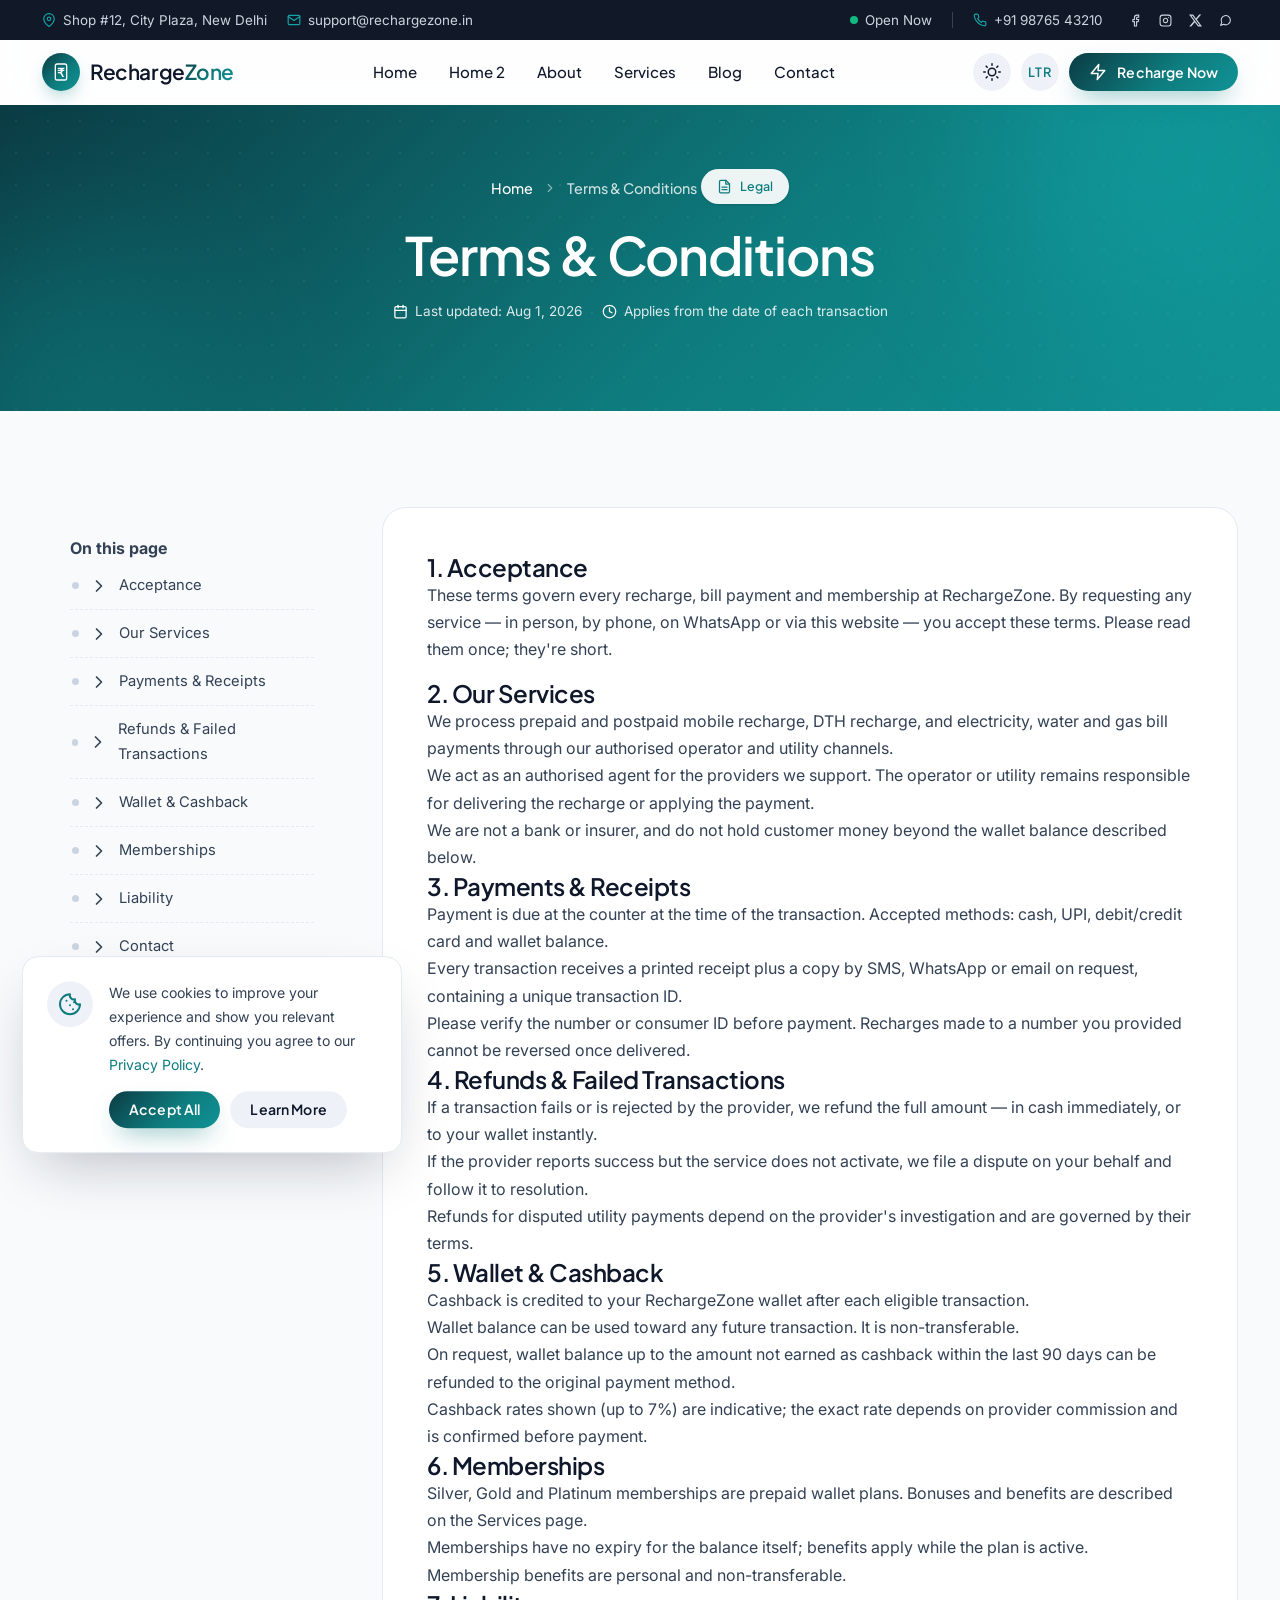
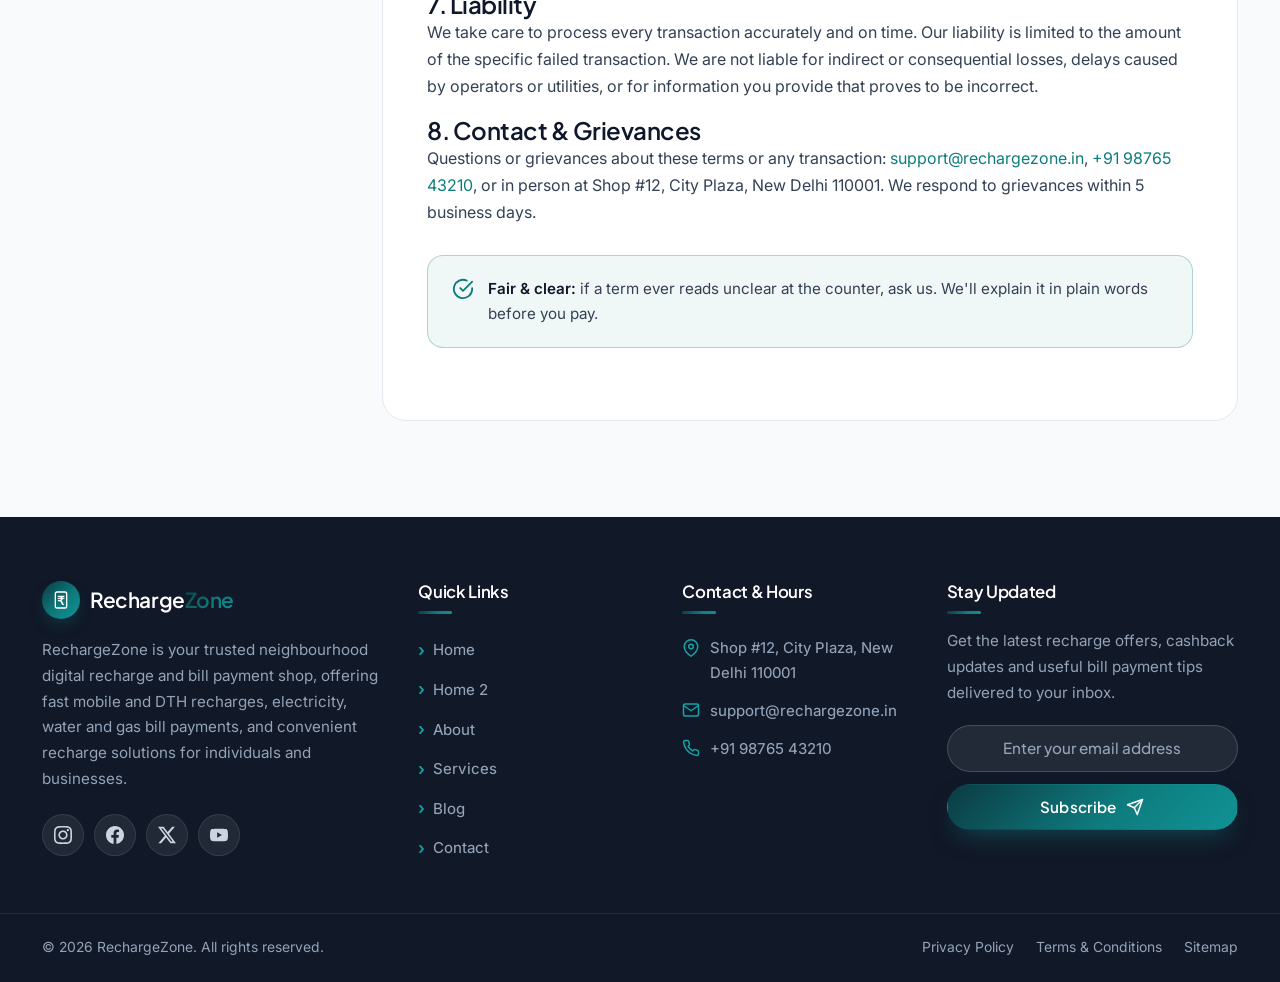
<file: terms-conditions.html>
<!DOCTYPE html>
<html lang="en" data-theme="light" dir="ltr">
<head>
  <meta charset="UTF-8">
  <meta name="viewport" content="width=device-width, initial-scale=1.0">
  <title>Terms & Conditions — RechargeZone</title>
  <meta name="description" content="The terms that apply to using RechargeZone's recharge, bill payment and membership services — refunds, cashback, wallet and liability, in plain language.">
  <meta name="keywords" content="rechargezone terms, terms and conditions, recharge shop terms">
  <meta name="author" content="RechargeZone">
  <meta name="robots" content="index, follow">
  <link rel="canonical" href="https://www.rechargezone.in/terms-conditions">
  <meta name="theme-color" content="#0B3B43">
  <meta property="og:type" content="website">
  <meta property="og:title" content="RechargeZone — Mobile Recharge & Bill Payment Shop">
  <meta property="og:description" content="Instant mobile recharge, DTH recharge and utility bill payments with cashback on every transaction.">
  <meta property="og:url" content="https://www.rechargezone.in/">
  <meta property="og:site_name" content="RechargeZone">
  <link rel="icon" type="image/svg+xml" href="data:image/svg+xml,%3Csvg xmlns='http://www.w3.org/2000/svg' viewBox='0 0 24 24'%3E%3Cdefs%3E%3ClinearGradient id='g' x1='0' y1='0' x2='1' y2='1'%3E%3Cstop offset='0' stop-color='%230B3B43'/%3E%3Cstop offset='1' stop-color='%2312A5A8'/%3E%3C/linearGradient%3E%3C/defs%3E%3Crect width='24' height='24' rx='6' fill='url(%23g)'/%3E%3Cg fill='none' stroke='%23fff' stroke-width='1.6' stroke-linecap='round' stroke-linejoin='round'%3E%3Crect x='5.2' y='2.4' width='13.6' height='19.2' rx='2.2' ry='2.2'/%3E%3C/g%3E%3Ctext x='12' y='12.6' text-anchor='middle' dominant-baseline='central' font-family='Segoe UI, Roboto, Arial, sans-serif' font-size='14' font-weight='600' fill='%23fff' stroke='none'%3E%E2%82%B9%3C/text%3E%3C/svg%3E">
  <link rel="preconnect" href="https://fonts.googleapis.com">
  <link rel="preconnect" href="https://fonts.gstatic.com" crossorigin>
  <link href="https://fonts.googleapis.com/css2?family=Inter:wght@400;500;600;700&family=Plus+Jakarta+Sans:wght@500;600;700;800&display=swap" rel="stylesheet">
  <link rel="stylesheet" href="assets/css/style.css">
  <link rel="stylesheet" href="assets/css/responsive.css">
  <script type="application/ld+json">
  {
    "@context": "https://schema.org",
    "@type": "LocalBusiness",
    "name": "RechargeZone",
    "description": "Mobile recharge, DTH recharge and utility bill payment shop.",
    "telephone": "+91 98765 43210",
    "email": "support@rechargezone.in",
    "address": { "@type": "PostalAddress", "streetAddress": "Shop #12, City Plaza", "addressLocality": "New Delhi", "addressRegion": "DL", "postalCode": "110001", "addressCountry": "IN" },
    "openingHours": ["Mo-Sa 08:00-21:30", "Su 10:00-18:00"]
  }
  </script>
</head>
<body>
  <a class="skip-link" href="#main">Skip to main content</a>
  <div class="preloader" id="preloader" aria-hidden="true">
    <div class="preloader-mark">
      <svg class="ic"><use href="#i-logo-mark"></use></svg>
    </div>
    <span class="preloader-name">Recharge<em>Zone</em></span>
  </div>
  <div class="page-transition" id="pageTransition" aria-hidden="true"></div>

  <svg xmlns="http://www.w3.org/2000/svg" style="position:absolute;width:0;height:0;overflow:hidden" aria-hidden="true">
    <symbol id="i-mobile" viewBox="0 0 24 24" fill="none" stroke="currentColor" stroke-width="2" stroke-linecap="round" stroke-linejoin="round"><rect x="5" y="2" width="14" height="20" rx="2"/><line x1="12" y1="18" x2="12.01" y2="18"/></symbol>
    <symbol id="i-satellite" viewBox="0 0 24 24" fill="none" stroke="currentColor" stroke-width="2" stroke-linecap="round" stroke-linejoin="round"><path d="M4.9 4.9a10 10 0 0 1 14.2 0"/><path d="M7.8 7.8a6 6 0 0 1 8.4 0"/><circle cx="12" cy="12" r="2"/><rect x="2" y="20" width="20" height="2" rx="1"/></symbol>
    <symbol id="i-bolt" viewBox="0 0 24 24" fill="none" stroke="currentColor" stroke-width="2" stroke-linecap="round" stroke-linejoin="round"><polygon points="13 2 3 14 12 14 11 22 21 10 12 10 13 2"/></symbol>
    <symbol id="i-droplet" viewBox="0 0 24 24" fill="none" stroke="currentColor" stroke-width="2" stroke-linecap="round" stroke-linejoin="round"><path d="M12 2.69l5.66 5.66a8 8 0 1 1-11.31 0z"/></symbol>
    <symbol id="i-flame" viewBox="0 0 24 24" fill="none" stroke="currentColor" stroke-width="2" stroke-linecap="round" stroke-linejoin="round"><path d="M8.5 14.5A2.5 2.5 0 0 0 11 12c0-1.38-.5-2-1-3-1.072-2.143-.224-4.054 2-6 .5 2.5 2 4.9 4 6.5 2 1.6 3 3.5 3 5.5a7 7 0 1 1-14 0c0-1.153.433-2.294 1-3a2.5 2.5 0 0 0 2.5 2.5z"/></symbol>
    <symbol id="i-globe" viewBox="0 0 24 24" fill="none" stroke="currentColor" stroke-width="2" stroke-linecap="round" stroke-linejoin="round"><circle cx="12" cy="12" r="10"/><path d="M2 12h20"/><path d="M12 2a15.3 15.3 0 0 1 4 10 15.3 15.3 0 0 1-4 10 15.3 15.3 0 0 1-4-10 15.3 15.3 0 0 1 4-10z"/></symbol>
    <symbol id="i-wifi" viewBox="0 0 24 24" fill="none" stroke="currentColor" stroke-width="2" stroke-linecap="round" stroke-linejoin="round"><path d="M5 12.55a11 11 0 0 1 14.08 0"/><path d="M1.42 9a16 16 0 0 1 21.16 0"/><path d="M8.53 16.11a6 6 0 0 1 6.95 0"/><line x1="12" y1="20" x2="12.01" y2="20"/></symbol>
    <symbol id="i-bank" viewBox="0 0 24 24" fill="none" stroke="currentColor" stroke-width="2" stroke-linecap="round" stroke-linejoin="round"><path d="M3 21h18"/><path d="M3 11l9-6 9 6"/><path d="M5 11v10"/><path d="M19 11v10"/><path d="M9 11v10"/><path d="M15 11v10"/></symbol>
    <symbol id="i-wallet" viewBox="0 0 24 24" fill="none" stroke="currentColor" stroke-width="2" stroke-linecap="round" stroke-linejoin="round"><path d="M21 12V7H5a2 2 0 0 1 0-4h14v4"/><path d="M3 5v14a2 2 0 0 0 2 2h16v-5"/><path d="M18 12a2 2 0 0 0 0 4h4v-4z"/></symbol>
    <symbol id="i-shield" viewBox="0 0 24 24" fill="none" stroke="currentColor" stroke-width="2" stroke-linecap="round" stroke-linejoin="round"><path d="M12 22s8-4 8-10V5l-8-3-8 3v7c0 6 8 10 8 10z"/><polyline points="9 11.5 11 13.5 15 9.5"/></symbol>
    <symbol id="i-clock" viewBox="0 0 24 24" fill="none" stroke="currentColor" stroke-width="2" stroke-linecap="round" stroke-linejoin="round"><circle cx="12" cy="12" r="10"/><polyline points="12 6 12 12 16 14"/></symbol>
    <symbol id="i-check" viewBox="0 0 24 24" fill="none" stroke="currentColor" stroke-width="2" stroke-linecap="round" stroke-linejoin="round"><polyline points="20 6 9 17 4 12"/></symbol>
    <symbol id="i-check-circle" viewBox="0 0 24 24" fill="none" stroke="currentColor" stroke-width="2" stroke-linecap="round" stroke-linejoin="round"><path d="M22 11.08V12a10 10 0 1 1-5.93-9.14"/><polyline points="22 4 12 14.01 9 11.01"/></symbol>
    <symbol id="i-x" viewBox="0 0 24 24" fill="none" stroke="currentColor" stroke-width="2" stroke-linecap="round" stroke-linejoin="round"><line x1="18" y1="6" x2="6" y2="18"/><line x1="6" y1="6" x2="18" y2="18"/></symbol>
    <symbol id="i-chevron-down" viewBox="0 0 24 24" fill="none" stroke="currentColor" stroke-width="2" stroke-linecap="round" stroke-linejoin="round"><polyline points="6 9 12 15 18 9"/></symbol>
    <symbol id="i-chevron-left" viewBox="0 0 24 24" fill="none" stroke="currentColor" stroke-width="2" stroke-linecap="round" stroke-linejoin="round"><polyline points="15 18 9 12 15 6"/></symbol>
    <symbol id="i-chevron-right" viewBox="0 0 24 24" fill="none" stroke="currentColor" stroke-width="2" stroke-linecap="round" stroke-linejoin="round"><polyline points="9 18 15 12 9 6"/></symbol>
    <symbol id="i-arrow-right" viewBox="0 0 24 24" fill="none" stroke="currentColor" stroke-width="2" stroke-linecap="round" stroke-linejoin="round"><line x1="5" y1="12" x2="19" y2="12"/><polyline points="12 5 19 12 12 19"/></symbol>
    <symbol id="i-arrow-left" viewBox="0 0 24 24" fill="none" stroke="currentColor" stroke-width="2" stroke-linecap="round" stroke-linejoin="round"><line x1="19" y1="12" x2="5" y2="12"/><polyline points="12 19 5 12 12 5"/></symbol>
    <symbol id="i-arrow-up" viewBox="0 0 24 24" fill="none" stroke="currentColor" stroke-width="2" stroke-linecap="round" stroke-linejoin="round"><line x1="12" y1="19" x2="12" y2="5"/><polyline points="5 12 12 5 19 12"/></symbol>
    <symbol id="i-star" viewBox="0 0 24 24" fill="currentColor" stroke="none"><polygon points="12 2 15.09 8.26 22 9.27 17 14.14 18.18 21.02 12 17.77 5.82 21.02 7 14.14 2 9.27 8.91 8.26 12 2"/></symbol>
    <symbol id="i-quote" viewBox="0 0 24 24" fill="currentColor" stroke="none"><path d="M10 11H6a2 2 0 0 1-2-2V7a2 2 0 0 1 2-2h2a2 2 0 0 1 2 2v6a6 6 0 0 1-6 6"/><path d="M22 11h-4a2 2 0 0 1-2-2V7a2 2 0 0 1 2-2h2a2 2 0 0 1 2 2v6a6 6 0 0 1-6 6"/></symbol>
    <symbol id="i-menu" viewBox="0 0 24 24" fill="none" stroke="currentColor" stroke-width="2" stroke-linecap="round" stroke-linejoin="round"><line x1="3" y1="6" x2="21" y2="6"/><line x1="3" y1="12" x2="21" y2="12"/><line x1="3" y1="18" x2="21" y2="18"/></symbol>
    <symbol id="i-sun" viewBox="0 0 24 24" fill="none" stroke="currentColor" stroke-width="2" stroke-linecap="round" stroke-linejoin="round"><circle cx="12" cy="12" r="5"/><line x1="12" y1="1" x2="12" y2="3"/><line x1="12" y1="21" x2="12" y2="23"/><line x1="4.22" y1="4.22" x2="5.64" y2="5.64"/><line x1="18.36" y1="18.36" x2="19.78" y2="19.78"/><line x1="1" y1="12" x2="3" y2="12"/><line x1="21" y1="12" x2="23" y2="12"/><line x1="4.22" y1="19.78" x2="5.64" y2="18.36"/><line x1="18.36" y1="5.64" x2="19.78" y2="4.22"/></symbol>
    <symbol id="i-moon" viewBox="0 0 24 24" fill="none" stroke="currentColor" stroke-width="2" stroke-linecap="round" stroke-linejoin="round"><path d="M21 12.79A9 9 0 1 1 11.21 3 7 7 0 0 0 21 12.79z"/></symbol>
    <symbol id="i-pin" viewBox="0 0 24 24" fill="none" stroke="currentColor" stroke-width="2" stroke-linecap="round" stroke-linejoin="round"><path d="M21 10c0 7-9 13-9 13s-9-6-9-13a9 9 0 0 1 18 0z"/><circle cx="12" cy="10" r="3"/></symbol>
    <symbol id="i-mail" viewBox="0 0 24 24" fill="none" stroke="currentColor" stroke-width="2" stroke-linecap="round" stroke-linejoin="round"><rect x="2" y="4" width="20" height="16" rx="2"/><path d="M22 6l-10 7L2 6"/></symbol>
    <symbol id="i-phone" viewBox="0 0 24 24" fill="none" stroke="currentColor" stroke-width="2" stroke-linecap="round" stroke-linejoin="round"><path d="M22 16.92v3a2 2 0 0 1-2.18 2 19.79 19.79 0 0 1-8.63-3.07 19.5 19.5 0 0 1-6-6 19.79 19.79 0 0 1-3.07-8.67A2 2 0 0 1 4.11 2h3a2 2 0 0 1 2 1.72 12.84 12.84 0 0 0 .7 2.81 2 2 0 0 1-.45 2.11L8.09 9.91a16 16 0 0 0 6 6l1.27-1.27a2 2 0 0 1 2.11-.45 12.84 12.84 0 0 0 2.81.7A2 2 0 0 1 22 16.92z"/></symbol>
    <symbol id="i-facebook" viewBox="0 0 24 24" fill="none" stroke="currentColor" stroke-width="2" stroke-linecap="round" stroke-linejoin="round"><path d="M18 2h-3a5 5 0 0 0-5 5v3H7v4h3v8h4v-8h3l1-4h-4V7a1 1 0 0 1 1-1h3z"/></symbol>
    <symbol id="i-instagram" viewBox="0 0 24 24" fill="none" stroke="currentColor" stroke-width="2" stroke-linecap="round" stroke-linejoin="round"><rect x="2" y="2" width="20" height="20" rx="5"/><path d="M16 11.37A4 4 0 1 1 12.63 8 4 4 0 0 1 16 11.37z"/><line x1="17.5" y1="6.5" x2="17.51" y2="6.5"/></symbol>
    <symbol id="i-linkedin" viewBox="0 0 24 24" fill="none" stroke="currentColor" stroke-width="2" stroke-linecap="round" stroke-linejoin="round"><path d="M16 8a6 6 0 0 1 6 6v7h-4v-7a2 2 0 0 0-2-2 2 2 0 0 0-2 2v7h-4V9h4v1.5A6 6 0 0 1 16 8z"/><rect x="2" y="9" width="4" height="12"/><circle cx="4" cy="4" r="2"/></symbol>
    <symbol id="i-twitter" viewBox="0 0 24 24" fill="currentColor" stroke="none"><path d="M18.9 1.15h3.68l-8.04 9.19L24 22.85h-7.41l-5.8-7.58-6.64 7.58H.47l8.6-9.83L0 1.15h7.59l5.24 6.93zm-1.29 19.5h2.04L6.49 3.24H4.3z"/></symbol>
    <symbol id="i-whatsapp" viewBox="0 0 24 24" fill="none" stroke="currentColor" stroke-width="2" stroke-linecap="round" stroke-linejoin="round"><path d="M21 11.5a8.5 8.5 0 0 1-12.4 7.5L3 21l2-5.6a8.5 8.5 0 1 1 16-3.9z"/></symbol>
    <symbol id="i-youtube" viewBox="0 0 24 24" fill="none" stroke="currentColor" stroke-width="2" stroke-linecap="round" stroke-linejoin="round"><path d="M22.54 6.42a2.78 2.78 0 0 0-1.95-2C18.88 4 12 4 12 4s-6.88 0-8.59.46a2.78 2.78 0 0 0-1.95 2A29 29 0 0 0 1 11.75a29 29 0 0 0 .46 5.33A2.78 2.78 0 0 0 3.4 19c1.72.46 8.6.46 8.6.46s6.88 0 8.59-.46a2.78 2.78 0 0 0 1.95-2 29 29 0 0 0 .46-5.25 29 29 0 0 0-.46-5.33z"/><polygon points="9.75 15.02 15.5 11.75 9.75 8.48 9.75 15.02"/></symbol>
    <symbol id="i-ig" viewBox="0 0 24 24" fill="currentColor" stroke="none"><path d="M12 0C8.74 0 8.333.015 7.053.072 5.775.132 4.905.333 4.14.63c-.789.306-1.459.717-2.126 1.384S.935 3.35.63 4.14C.333 4.905.131 5.775.072 7.053.012 8.333 0 8.74 0 12s.015 3.667.072 4.947c.06 1.277.261 2.148.558 2.913.306.788.717 1.459 1.384 2.126.667.666 1.336 1.079 2.126 1.384.766.296 1.636.499 2.913.558C8.333 23.988 8.74 24 12 24s3.667-.015 4.947-.072c1.277-.06 2.148-.262 2.913-.558.788-.306 1.459-.718 2.126-1.384.666-.667 1.079-1.337 1.384-2.126.296-.765.499-1.636.558-2.913.06-1.28.072-1.687.072-4.947s-.015-3.667-.072-4.947c-.06-1.277-.262-2.149-.558-2.913-.306-.789-.718-1.459-1.384-2.126C21.319 1.347 20.649.935 19.86.63c-.765-.297-1.636-.499-2.913-.558C15.667.012 15.26 0 12 0zm0 2.16c3.203 0 3.585.016 4.85.071 1.17.055 1.805.249 2.227.415.562.217.96.477 1.382.896.419.42.679.819.896 1.381.164.422.36 1.057.413 2.227.057 1.266.07 1.646.07 4.85s-.015 3.585-.074 4.85c-.061 1.17-.256 1.805-.421 2.227-.224.562-.479.96-.899 1.382-.419.419-.824.679-1.38.896-.42.164-1.065.36-2.235.413-1.274.057-1.649.07-4.859.07-3.211 0-3.586-.015-4.859-.074-1.171-.061-1.816-.256-2.236-.421-.569-.224-.96-.479-1.379-.899-.421-.419-.69-.824-.9-1.38-.165-.42-.359-1.065-.42-2.235-.045-1.26-.061-1.649-.061-4.844 0-3.196.016-3.586.061-4.861.061-1.17.255-1.814.42-2.234.21-.57.479-.96.9-1.381.419-.419.81-.689 1.379-.898.42-.166 1.051-.361 2.221-.421 1.275-.045 1.65-.06 4.859-.06l.045.03zm0 3.678c-3.405 0-6.162 2.76-6.162 6.162 0 3.405 2.76 6.162 6.162 6.162 3.405 0 6.162-2.76 6.162-6.162 0-3.405-2.76-6.162-6.162-6.162zM12 16c-2.21 0-4-1.79-4-4s1.79-4 4-4 4 1.79 4 4-1.79 4-4 4zm7.846-10.405c0 .795-.646 1.44-1.44 1.44-.795 0-1.44-.646-1.44-1.44 0-.794.646-1.439 1.44-1.439.793-.001 1.44.645 1.44 1.439z"/></symbol>
    <symbol id="i-fb" viewBox="0 0 24 24" fill="currentColor" stroke="none"><path d="M24 12.07C24 5.41 18.63 0 12 0S0 5.41 0 12.07C0 18.1 4.39 23.09 10.13 24v-8.44H7.08v-3.49h3.05V9.41c0-3.02 1.79-4.69 4.53-4.69 1.31 0 2.69.24 2.69.24v2.97h-1.52c-1.49 0-1.96.93-1.96 1.89v2.26h3.33l-.53 3.49h-2.8V24C19.61 23.09 24 18.1 24 12.07z"/></symbol>
    <symbol id="i-tw" viewBox="0 0 24 24" fill="currentColor" stroke="none"><path d="M18.9 1.15h3.68l-8.04 9.19L24 22.85h-7.41l-5.8-7.58-6.64 7.58H.47l8.6-9.83L0 1.15h7.59l5.24 6.93zm-1.29 19.5h2.04L6.49 3.24H4.3z"/></symbol>
    <symbol id="i-yt" viewBox="0 0 24 24" fill="currentColor" stroke="none"><path d="M23.5 6.19a3.02 3.02 0 0 0-2.12-2.14C19.5 3.55 12 3.55 12 3.55s-7.5 0-9.38.5A3.02 3.02 0 0 0 .5 6.19C0 8.07 0 12 0 12s0 3.93.5 5.81a3.02 3.02 0 0 0 2.12 2.14c1.88.5 9.38.5 9.38.5s7.5 0 9.38-.5a3.02 3.02 0 0 0 2.12-2.14C24 15.93 24 12 24 12s0-3.93-.5-5.81zM9.55 15.57V8.43L15.82 12l-6.27 3.57z"/></symbol>

    <symbol id="i-plus" viewBox="0 0 24 24" fill="none" stroke="currentColor" stroke-width="2" stroke-linecap="round" stroke-linejoin="round"><line x1="12" y1="5" x2="12" y2="19"/><line x1="5" y1="12" x2="19" y2="12"/></symbol>
    <symbol id="i-minus" viewBox="0 0 24 24" fill="none" stroke="currentColor" stroke-width="2" stroke-linecap="round" stroke-linejoin="round"><line x1="5" y1="12" x2="19" y2="12"/></symbol>
    <symbol id="i-search" viewBox="0 0 24 24" fill="none" stroke="currentColor" stroke-width="2" stroke-linecap="round" stroke-linejoin="round"><circle cx="11" cy="11" r="8"/><line x1="21" y1="21" x2="16.65" y2="16.65"/></symbol>
    <symbol id="i-download" viewBox="0 0 24 24" fill="none" stroke="currentColor" stroke-width="2" stroke-linecap="round" stroke-linejoin="round"><path d="M21 15v4a2 2 0 0 1-2 2H5a2 2 0 0 1-2-2v-4"/><polyline points="7 10 12 15 17 10"/><line x1="12" y1="15" x2="12" y2="3"/></symbol>
    <symbol id="i-users" viewBox="0 0 24 24" fill="none" stroke="currentColor" stroke-width="2" stroke-linecap="round" stroke-linejoin="round"><path d="M17 21v-2a4 4 0 0 0-4-4H5a4 4 0 0 0-4 4v2"/><circle cx="9" cy="7" r="4"/><path d="M23 21v-2a4 4 0 0 0-3-3.87"/><path d="M16 3.13a4 4 0 0 1 0 7.75"/></symbol>
    <symbol id="i-award" viewBox="0 0 24 24" fill="none" stroke="currentColor" stroke-width="2" stroke-linecap="round" stroke-linejoin="round"><circle cx="12" cy="8" r="7"/><polyline points="8.21 13.89 7 23 12 20 17 23 15.79 13.88"/></symbol>
    <symbol id="i-target" viewBox="0 0 24 24" fill="none" stroke="currentColor" stroke-width="2" stroke-linecap="round" stroke-linejoin="round"><circle cx="12" cy="12" r="10"/><circle cx="12" cy="12" r="6"/><circle cx="12" cy="12" r="2"/></symbol>
    <symbol id="i-eye" viewBox="0 0 24 24" fill="none" stroke="currentColor" stroke-width="2" stroke-linecap="round" stroke-linejoin="round"><path d="M1 12s4-8 11-8 11 8 11 8-4 8-11 8-11-8-11-8z"/><circle cx="12" cy="12" r="3"/></symbol>
    <symbol id="i-file" viewBox="0 0 24 24" fill="none" stroke="currentColor" stroke-width="2" stroke-linecap="round" stroke-linejoin="round"><path d="M14 2H6a2 2 0 0 0-2 2v16a2 2 0 0 0 2 2h12a2 2 0 0 0 2-2V8z"/><polyline points="14 2 14 8 20 8"/><line x1="16" y1="13" x2="8" y2="13"/><line x1="16" y1="17" x2="8" y2="17"/></symbol>
    <symbol id="i-layers" viewBox="0 0 24 24" fill="none" stroke="currentColor" stroke-width="2" stroke-linecap="round" stroke-linejoin="round"><polygon points="12 2 2 7 12 12 22 7 12 2"/><polyline points="2 17 12 22 22 17"/><polyline points="2 12 12 17 22 12"/></symbol>
    <symbol id="i-sliders" viewBox="0 0 24 24" fill="none" stroke="currentColor" stroke-width="2" stroke-linecap="round" stroke-linejoin="round"><line x1="4" y1="21" x2="4" y2="14"/><line x1="4" y1="10" x2="4" y2="3"/><line x1="12" y1="21" x2="12" y2="12"/><line x1="12" y1="8" x2="12" y2="3"/><line x1="20" y1="21" x2="20" y2="16"/><line x1="20" y1="12" x2="20" y2="3"/><line x1="1" y1="14" x2="7" y2="14"/><line x1="9" y1="8" x2="15" y2="8"/><line x1="17" y1="16" x2="23" y2="16"/></symbol>
    <symbol id="i-headset" viewBox="0 0 24 24" fill="none" stroke="currentColor" stroke-width="2" stroke-linecap="round" stroke-linejoin="round"><path d="M3 18v-6a9 9 0 0 1 18 0v6"/><path d="M21 19a2 2 0 0 1-2 2h-1a2 2 0 0 1-2-2v-3a2 2 0 0 1 2-2h3zM3 19a2 2 0 0 0 2 2h1a2 2 0 0 0 2-2v-3a2 2 0 0 0-2-2H3z"/></symbol>
    <symbol id="i-bag" viewBox="0 0 24 24" fill="none" stroke="currentColor" stroke-width="2" stroke-linecap="round" stroke-linejoin="round"><path d="M6 2 3 6v14a2 2 0 0 0 2 2h14a2 2 0 0 0 2-2V6l-3-4z"/><line x1="3" y1="6" x2="21" y2="6"/><path d="M16 10a4 4 0 0 1-8 0"/></symbol>
    <symbol id="i-percent" viewBox="0 0 24 24" fill="none" stroke="currentColor" stroke-width="2" stroke-linecap="round" stroke-linejoin="round"><line x1="19" y1="5" x2="5" y2="19"/><circle cx="6.5" cy="6.5" r="2.5"/><circle cx="17.5" cy="17.5" r="2.5"/></symbol>
    <symbol id="i-gift" viewBox="0 0 24 24" fill="none" stroke="currentColor" stroke-width="2" stroke-linecap="round" stroke-linejoin="round"><polyline points="20 12 20 22 4 22 4 12"/><rect x="2" y="7" width="20" height="5"/><line x1="12" y1="22" x2="12" y2="7"/><path d="M12 7H7.5a2.5 2.5 0 0 1 0-5C11 2 12 7 12 7z"/><path d="M12 7h4.5a2.5 2.5 0 0 0 0-5C13 2 12 7 12 7z"/></symbol>
    <symbol id="i-refresh" viewBox="0 0 24 24" fill="none" stroke="currentColor" stroke-width="2" stroke-linecap="round" stroke-linejoin="round"><polyline points="23 4 23 10 17 10"/><polyline points="1 20 1 14 7 14"/><path d="M3.51 9a9 9 0 0 1 14.85-3.36L23 10M1 14l4.64 4.36A9 9 0 0 0 20.49 15"/></symbol>
    <symbol id="i-user" viewBox="0 0 24 24" fill="none" stroke="currentColor" stroke-width="2" stroke-linecap="round" stroke-linejoin="round"><path d="M20 21v-2a4 4 0 0 0-4-4H8a4 4 0 0 0-4 4v2"/><circle cx="12" cy="7" r="4"/></symbol>
    <symbol id="i-calendar" viewBox="0 0 24 24" fill="none" stroke="currentColor" stroke-width="2" stroke-linecap="round" stroke-linejoin="round"><rect x="3" y="4" width="18" height="18" rx="2"/><line x1="16" y1="2" x2="16" y2="6"/><line x1="8" y1="2" x2="8" y2="6"/><line x1="3" y1="10" x2="21" y2="10"/></symbol>
    <symbol id="i-send" viewBox="0 0 24 24" fill="none" stroke="currentColor" stroke-width="2" stroke-linecap="round" stroke-linejoin="round"><line x1="22" y1="2" x2="11" y2="13"/><polygon points="22 2 15 22 11 13 2 9 22 2"/></symbol>
    <symbol id="i-lock" viewBox="0 0 24 24" fill="none" stroke="currentColor" stroke-width="2" stroke-linecap="round" stroke-linejoin="round"><rect x="3" y="11" width="18" height="11" rx="2"/><path d="M7 11V7a5 5 0 0 1 10 0v4"/></symbol>
    <symbol id="i-card" viewBox="0 0 24 24" fill="none" stroke="currentColor" stroke-width="2" stroke-linecap="round" stroke-linejoin="round"><rect x="1" y="4" width="22" height="16" rx="2"/><line x1="1" y1="10" x2="23" y2="10"/></symbol>
    <symbol id="i-building" viewBox="0 0 24 24" fill="none" stroke="currentColor" stroke-width="2" stroke-linecap="round" stroke-linejoin="round"><rect x="4" y="2" width="16" height="20" rx="2"/><path d="M9 22v-4h6v4"/><path d="M8 6h.01"/><path d="M16 6h.01"/><path d="M8 10h.01"/><path d="M16 10h.01"/><path d="M8 14h.01"/><path d="M16 14h.01"/></symbol>
    <symbol id="i-home" viewBox="0 0 24 24" fill="none" stroke="currentColor" stroke-width="2" stroke-linecap="round" stroke-linejoin="round"><path d="M3 9l9-7 9 7v11a2 2 0 0 1-2 2H5a2 2 0 0 1-2-2z"/><polyline points="9 22 9 12 15 12 15 22"/></symbol>
    <symbol id="i-info" viewBox="0 0 24 24" fill="none" stroke="currentColor" stroke-width="2" stroke-linecap="round" stroke-linejoin="round"><circle cx="12" cy="12" r="10"/><line x1="12" y1="16" x2="12" y2="12"/><line x1="12" y1="8" x2="12.01" y2="8"/></symbol>
    <symbol id="i-play" viewBox="0 0 24 24" fill="none" stroke="currentColor" stroke-width="2" stroke-linecap="round" stroke-linejoin="round"><polygon points="5 3 19 12 5 21 5 3"/></symbol>
    <symbol id="i-briefcase" viewBox="0 0 24 24" fill="none" stroke="currentColor" stroke-width="2" stroke-linecap="round" stroke-linejoin="round"><rect x="2" y="7" width="20" height="14" rx="2"/><path d="M16 21V5a2 2 0 0 0-2-2h-4a2 2 0 0 0-2 2v16"/></symbol>
    <symbol id="i-heart" viewBox="0 0 24 24" fill="none" stroke="currentColor" stroke-width="2" stroke-linecap="round" stroke-linejoin="round"><path d="M20.84 4.61a5.5 5.5 0 0 0-7.78 0L12 5.67l-1.06-1.06a5.5 5.5 0 0 0-7.78 7.78l1.06 1.06L12 21.23l7.78-7.78 1.06-1.06a5.5 5.5 0 0 0 0-7.78z"/></symbol>
    <symbol id="i-activity" viewBox="0 0 24 24" fill="none" stroke="currentColor" stroke-width="2" stroke-linecap="round" stroke-linejoin="round"><polyline points="22 12 18 12 15 21 9 3 6 12 2 12"/></symbol>
    <symbol id="i-grid" viewBox="0 0 24 24" fill="none" stroke="currentColor" stroke-width="2" stroke-linecap="round" stroke-linejoin="round"><rect x="3" y="3" width="7" height="7"/><rect x="14" y="3" width="7" height="7"/><rect x="14" y="14" width="7" height="7"/><rect x="3" y="14" width="7" height="7"/></symbol>
    <symbol id="i-cup" viewBox="0 0 24 24" fill="none" stroke="currentColor" stroke-width="2" stroke-linecap="round" stroke-linejoin="round"><path d="M18 8h1a4 4 0 0 1 0 8h-1"/><path d="M2 8h16v9a4 4 0 0 1-4 4H6a4 4 0 0 1-4-4z"/><line x1="6" y1="1" x2="6" y2="4"/><line x1="10" y1="1" x2="10" y2="4"/><line x1="14" y1="1" x2="14" y2="4"/></symbol>
    <symbol id="i-package" viewBox="0 0 24 24" fill="none" stroke="currentColor" stroke-width="2" stroke-linecap="round" stroke-linejoin="round"><path d="M21 16V8a2 2 0 0 0-1-1.73l-7-4a2 2 0 0 0-2 0l-7 4A2 2 0 0 0 3 8v8a2 2 0 0 0 1 1.73l7 4a2 2 0 0 0 2 0l7-4A2 2 0 0 0 21 16z"/><polyline points="3.27 6.96 12 12.01 20.73 6.96"/><line x1="12" y1="22.08" x2="12" y2="12"/></symbol>
    <symbol id="i-book" viewBox="0 0 24 24" fill="none" stroke="currentColor" stroke-width="2" stroke-linecap="round" stroke-linejoin="round"><path d="M4 19.5A2.5 2.5 0 0 1 6.5 17H20"/><path d="M6.5 2H20v20H6.5A2.5 2.5 0 0 1 4 19.5v-15A2.5 2.5 0 0 1 6.5 2z"/></symbol>
    <symbol id="i-cookie" viewBox="0 0 24 24" fill="none" stroke="currentColor" stroke-width="2" stroke-linecap="round" stroke-linejoin="round"><path d="M12 2a10 10 0 1 0 10 10 4 4 0 0 1-5-5 4 4 0 0 1-5-5z"/><path d="M8.5 8.5h.01"/><path d="M12 13h.01"/><path d="M15 17h.01"/><path d="M16 10h.01"/></symbol>
    <symbol id="i-trend" viewBox="0 0 24 24" fill="none" stroke="currentColor" stroke-width="2" stroke-linecap="round" stroke-linejoin="round"><polyline points="23 6 13.5 15.5 8.5 10.5 1 18"/><polyline points="17 6 23 6 23 12"/></symbol>
    <symbol id="i-message" viewBox="0 0 24 24" fill="none" stroke="currentColor" stroke-width="2" stroke-linecap="round" stroke-linejoin="round"><path d="M21 11.5a8.38 8.38 0 0 1-.9 3.8 8.5 8.5 0 0 1-7.6 4.7 8.38 8.38 0 0 1-3.8-.9L3 21l1.9-5.7a8.38 8.38 0 0 1-.9-3.8 8.5 8.5 0 0 1 4.7-7.6 8.38 8.38 0 0 1 3.8-.9h.5a8.48 8.48 0 0 1 8 8v.5z"/></symbol>
    <symbol id="i-hammer" viewBox="0 0 24 24" fill="none" stroke="currentColor" stroke-width="2" stroke-linecap="round" stroke-linejoin="round"><path d="M15 12l-8.5 8.5a2.12 2.12 0 1 1-3-3L12 9"/><path d="M17.64 15L22 10.64"/><path d="M20.91 11.7l-1.25-1.25c-.6-.6-.93-1.4-.93-2.25v-.86L16.01 4.6a5.56 5.56 0 0 0-3.94-1.64H9l.92.82A6.18 6.18 0 0 1 12 8.4v1.56l2 2h2.47l2.26 1.91"/></symbol>
    <symbol id="i-rating" viewBox="0 0 24 24" fill="none" stroke="currentColor" stroke-width="2" stroke-linecap="round" stroke-linejoin="round"><path d="M2 12h5l2-4 4 8 2-4h7"/></symbol>
  <symbol id="i-alert" viewBox="0 0 24 24" fill="none" stroke="currentColor" stroke-width="2" stroke-linecap="round" stroke-linejoin="round"><path d="M10.29 3.86L1.82 18a2 2 0 0 0 1.71 3h16.94a2 2 0 0 0 1.71-3L13.71 3.86a2 2 0 0 0-3.42 0z"/><line x1="12" y1="9" x2="12" y2="13"/><line x1="12" y1="17" x2="12.01" y2="17"/></symbol>
  <symbol id="i-map-pin" viewBox="0 0 24 24" fill="none" stroke="currentColor" stroke-width="2" stroke-linecap="round" stroke-linejoin="round"><path d="M21 10c0 7-9 13-9 13s-9-6-9-13a9 9 0 0 1 18 0z"/><circle cx="12" cy="10" r="3"/></symbol>
  <symbol id="i-navigation" viewBox="0 0 24 24" fill="none" stroke="currentColor" stroke-width="2" stroke-linecap="round" stroke-linejoin="round"><polygon points="3 11 22 2 13 21 11 13 3 11"/></symbol>
<symbol id="i-logo-mark" viewBox="0 0 24 24"><g fill="none" stroke="#fff" stroke-width="1.6" stroke-linecap="round" stroke-linejoin="round"><rect x="5.2" y="2.4" width="13.6" height="19.2" rx="2.2" ry="2.2"/></g><text x="12" y="12.6" text-anchor="middle" dominant-baseline="central" font-family="Segoe UI, Roboto, Arial, sans-serif" font-size="14" font-weight="600" fill="#fff" stroke="none">&#8377;</text></symbol>
  </svg>

  <header class="site-header" id="siteHeader">
    <div class="topbar">
      <div class="container topbar-inner">
        <div class="topbar-left">
          <span><svg class="ic"><use href="#i-pin"></use></svg> Shop #12, City Plaza, New Delhi</span>
          <a href="mailto:support@rechargezone.in"><svg class="ic"><use href="#i-mail"></use></svg> support@rechargezone.in</a>
        </div>
        <div class="topbar-right">
          <span class="store-status" data-store-status><span class="dot"></span><span>Checking…</span></span>
          <span class="topbar-divider"></span>
          <a href="tel:+919876543210"><svg class="ic"><use href="#i-phone"></use></svg> +91 98765 43210</a>
          <div class="topbar-social">
            <a href="#" aria-label="Facebook"><svg class="ic"><use href="#i-facebook"></use></svg></a>
            <a href="#" aria-label="Instagram"><svg class="ic"><use href="#i-instagram"></use></svg></a>
            <a href="#" aria-label="X"><svg class="ic"><use href="#i-twitter"></use></svg></a>
            <a href="#" aria-label="WhatsApp"><svg class="ic"><use href="#i-whatsapp"></use></svg></a>
          </div>
        </div>
      </div>
    </div>
    <div class="header-main">
      <div class="container header-inner">
        <a href="index.html" class="brand" aria-label="RechargeZone — home">
          <span class="brand-mark"><svg class="ic"><use href="#i-logo-mark"></use></svg></span>
          <span class="brand-text">Recharge<em>Zone</em></span>
        </a>
        <nav class="main-nav" id="mainNav" aria-label="Primary navigation">
          <ul class="nav-list">
            <li><a href="index.html" class="nav-link">Home</a></li>
            <li><a href="home-2.html" class="nav-link">Home 2</a></li>
            <li><a href="about.html" class="nav-link">About</a></li>
            <li><a href="services.html" class="nav-link">Services</a></li>
            <li><a href="blog.html" class="nav-link">Blog</a></li>
            <li><a href="contact.html" class="nav-link">Contact</a></li>
          </ul>
          <div class="nav-cta-mobile">
            <a href="index.html#recharge" class="btn btn-primary btn-block">Recharge Now</a>
          </div>
        </nav>
        <div class="header-actions">
          <button class="icon-btn" id="themeToggle" type="button" aria-label="Toggle dark mode">
            <svg class="ic i-sun"><use href="#i-sun"></use></svg>
            <svg class="ic i-moon"><use href="#i-moon"></use></svg>
          </button>
          <button class="icon-btn" id="dirToggle" type="button" aria-label="Toggle RTL layout">
            <span class="dir-label" id="dirLabel">LTR</span>
          </button>
          <a href="index.html#recharge" class="btn btn-primary btn-sm header-cta"><svg class="ic"><use href="#i-bolt"></use></svg> Recharge Now</a>
          <button class="icon-btn nav-toggle" id="navToggle" type="button" aria-label="Open menu" aria-expanded="false">
            <svg class="ic i-open"><use href="#i-menu"></use></svg>
            <svg class="ic i-close"><use href="#i-x"></use></svg>
          </button>
        </div>
      </div>
    </div>
  </header>

  <main id="main">
    <section class="page-banner compact" aria-labelledby="tc-banner-title">
      <div class="blob b1" aria-hidden="true"></div>
      <div class="blob b2" aria-hidden="true"></div>
      <div class="container">
        <nav class="breadcrumb" aria-label="Breadcrumb">
          <a href="index.html">Home</a>
          <svg class="ic sep"><use href="#i-chevron-right"></use></svg>
          <span aria-current="page">Terms &amp; Conditions</span>
        </nav>
        <span class="post-cat"><svg class="ic"><use href="#i-file"></use></svg> Legal</span>
        <h1 id="tc-banner-title">Terms &amp; Conditions</h1>
        <div class="post-meta">
          <span><svg class="ic"><use href="#i-calendar"></use></svg> Last updated: Aug 1, 2026</span>
          <span><svg class="ic"><use href="#i-clock"></use></svg> Applies from the date of each transaction</span>
        </div>
      </div>
    </section>

    <section class="section" aria-label="Terms and conditions">
      <div class="container policy-layout">
        <aside class="toc-widget reveal">
          <strong>On this page</strong>
          <ul>
            <li><a href="#tc-accept"><svg class="ic"><use href="#i-chevron-right"></use></svg> Acceptance</a></li>
            <li><a href="#tc-services"><svg class="ic"><use href="#i-chevron-right"></use></svg> Our Services</a></li>
            <li><a href="#tc-payments"><svg class="ic"><use href="#i-chevron-right"></use></svg> Payments &amp; Receipts</a></li>
            <li><a href="#tc-refunds"><svg class="ic"><use href="#i-chevron-right"></use></svg> Refunds &amp; Failed Transactions</a></li>
            <li><a href="#tc-wallet"><svg class="ic"><use href="#i-chevron-right"></use></svg> Wallet &amp; Cashback</a></li>
            <li><a href="#tc-membership"><svg class="ic"><use href="#i-chevron-right"></use></svg> Memberships</a></li>
            <li><a href="#tc-liability"><svg class="ic"><use href="#i-chevron-right"></use></svg> Liability</a></li>
            <li><a href="#tc-contact"><svg class="ic"><use href="#i-chevron-right"></use></svg> Contact</a></li>
          </ul>
        </aside>
        <div class="policy-body">
          <section class="reveal" id="tc-accept">
            <h2>1. Acceptance</h2>
            <p>These terms govern every recharge, bill payment and membership at RechargeZone. By requesting any service — in person, by phone, on WhatsApp or via this website — you accept these terms. Please read them once; they're short.</p>
          </section>
          <section class="reveal" id="tc-services">
            <h2>2. Our Services</h2>
            <ul>
              <li>We process prepaid and postpaid mobile recharge, DTH recharge, and electricity, water and gas bill payments through our authorised operator and utility channels.</li>
              <li>We act as an authorised agent for the providers we support. The operator or utility remains responsible for delivering the recharge or applying the payment.</li>
              <li>We are not a bank or insurer, and do not hold customer money beyond the wallet balance described below.</li>
            </ul>
          </section>
          <section class="reveal" id="tc-payments">
            <h2>3. Payments &amp; Receipts</h2>
            <ul>
              <li>Payment is due at the counter at the time of the transaction. Accepted methods: cash, UPI, debit/credit card and wallet balance.</li>
              <li>Every transaction receives a printed receipt plus a copy by SMS, WhatsApp or email on request, containing a unique transaction ID.</li>
              <li>Please verify the number or consumer ID before payment. Recharges made to a number you provided cannot be reversed once delivered.</li>
            </ul>
          </section>
          <section class="reveal" id="tc-refunds">
            <h2>4. Refunds &amp; Failed Transactions</h2>
            <ul>
              <li>If a transaction fails or is rejected by the provider, we refund the full amount — in cash immediately, or to your wallet instantly.</li>
              <li>If the provider reports success but the service does not activate, we file a dispute on your behalf and follow it to resolution.</li>
              <li>Refunds for disputed utility payments depend on the provider's investigation and are governed by their terms.</li>
            </ul>
          </section>
          <section class="reveal" id="tc-wallet">
            <h2>5. Wallet &amp; Cashback</h2>
            <ul>
              <li>Cashback is credited to your RechargeZone wallet after each eligible transaction.</li>
              <li>Wallet balance can be used toward any future transaction. It is non-transferable.</li>
              <li>On request, wallet balance up to the amount not earned as cashback within the last 90 days can be refunded to the original payment method.</li>
              <li>Cashback rates shown (up to 7%) are indicative; the exact rate depends on provider commission and is confirmed before payment.</li>
            </ul>
          </section>
          <section class="reveal" id="tc-membership">
            <h2>6. Memberships</h2>
            <ul>
              <li>Silver, Gold and Platinum memberships are prepaid wallet plans. Bonuses and benefits are described on the Services page.</li>
              <li>Memberships have no expiry for the balance itself; benefits apply while the plan is active.</li>
              <li>Membership benefits are personal and non-transferable.</li>
            </ul>
          </section>
          <section class="reveal" id="tc-liability">
            <h2>7. Liability</h2>
            <p>We take care to process every transaction accurately and on time. Our liability is limited to the amount of the specific failed transaction. We are not liable for indirect or consequential losses, delays caused by operators or utilities, or for information you provide that proves to be incorrect.</p>
          </section>
          <section class="reveal" id="tc-contact">
            <h2>8. Contact &amp; Grievances</h2>
            <p>Questions or grievances about these terms or any transaction: <a href="mailto:support@rechargezone.in">support@rechargezone.in</a>, <a href="tel:+919876543210">+91 98765 43210</a>, or in person at Shop #12, City Plaza, New Delhi 110001. We respond to grievances within 5 business days.</p>
            <div class="callout">
              <svg class="ic"><use href="#i-check-circle"></use></svg>
              <div><strong>Fair &amp; clear:</strong> if a term ever reads unclear at the counter, ask us. We'll explain it in plain words before you pay.</div>
            </div>
          </section>
        </div>
      </div>
    </section>
  </main>

    <footer class="site-footer">
    <div class="container footer-grid">
      <div class="footer-col footer-about">
        <a href="index.html" class="brand brand-footer" aria-label="RechargeZone home">
          <span class="brand-mark"><svg class="ic"><use href="#i-logo-mark"></use></svg></span>
          <span class="brand-text">Recharge<em>Zone</em></span>
        </a>
        <p>RechargeZone is your trusted neighbourhood digital recharge and bill payment shop, offering fast mobile and DTH recharges, electricity, water and gas bill payments, and convenient recharge solutions for individuals and businesses.</p>
        <div class="footer-social">
          <a href="https://www.instagram.com/" target="_blank" rel="noopener noreferrer" aria-label="Instagram"><svg class="ic"><use href="#i-ig"></use></svg></a>
          <a href="https://www.facebook.com/" target="_blank" rel="noopener noreferrer" aria-label="Facebook"><svg class="ic"><use href="#i-fb"></use></svg></a>
          <a href="https://x.com/" target="_blank" rel="noopener noreferrer" aria-label="X"><svg class="ic"><use href="#i-tw"></use></svg></a>
          <a href="https://www.youtube.com/" target="_blank" rel="noopener noreferrer" aria-label="YouTube"><svg class="ic"><use href="#i-yt"></use></svg></a>
        </div>
      </div>
      <div class="footer-col">
        <h4>Quick Links</h4>
        <ul>
          <li><a href="index.html">Home</a></li>
          <li><a href="home-2.html">Home 2</a></li>
          <li><a href="about.html">About</a></li>
          <li><a href="services.html">Services</a></li>
          <li><a href="blog.html">Blog</a></li>
          <li><a href="contact.html">Contact</a></li>
        </ul>
      </div>
      <div class="footer-col footer-contact">
        <h4>Contact &amp; Hours</h4>
        <ul>
          <li><svg class="ic"><use href="#i-pin"></use></svg> Shop #12, City Plaza, New Delhi 110001</li>
          <li><svg class="ic"><use href="#i-mail"></use></svg> <a href="mailto:support@rechargezone.in">support@rechargezone.in</a></li>
          <li><svg class="ic"><use href="#i-phone"></use></svg> <a href="tel:+919876543210">+91 98765 43210</a></li>
        </ul>
      </div>
      <div class="footer-col footer-news-col">
        <h4>Stay Updated</h4>
        <p>Get the latest recharge offers, cashback updates and useful bill payment tips delivered to your inbox.</p>
        <form class="newsletter-form" data-validate novalidate>
          <label class="sr-only" for="nl-email">Email address</label>
          <input type="email" id="nl-email" class="field-input" placeholder="Enter your email address" required>
          <button class="btn btn-primary" type="submit">Subscribe <svg class="ic fwd"><use href="#i-send"></use></svg></button>
          <div class="success-msg" role="status"><svg class="ic"><use href="#i-check-circle"></use></svg> Subscribed! Welcome to the family.</div>
          <div class="error-msg" role="alert">Please enter a valid email address.</div>
        </form>
      </div>
    </div>
    <div class="footer-bottom">
      <div class="container footer-bottom-inner">
        <p>© <span data-year>2026</span> RechargeZone. All rights reserved.</p>
        <ul>
          <li><a href="privacy-policy.html">Privacy Policy</a></li>
          <li><a href="terms-conditions.html">Terms &amp; Conditions</a></li>
          <li><a href="sitemap.html">Sitemap</a></li>
        </ul>
      </div>
    </div>
  </footer>

  <button class="back-top" id="backTop" type="button" aria-label="Back to top"><svg class="ic"><use href="#i-arrow-up"></use></svg></button>

  <div class="cookie" id="cookieBar" role="dialog" aria-label="Cookie consent">
    <span class="cookie-ic"><svg class="ic"><use href="#i-cookie"></use></svg></span>
    <div>
      <p>We use cookies to improve your experience and show you relevant offers. By continuing you agree to our <a href="privacy-policy.html">Privacy Policy</a>.</p>
      <div class="cookie-actions">
        <button class="btn btn-primary btn-sm" id="cookieAccept" type="button">Accept All</button>
        <a href="privacy-policy.html" class="btn btn-ghost btn-sm">Learn More</a>
      </div>
    </div>
  </div>

  <script src="assets/js/main.js"></script>
</body>
</html>
</file>
<file: assets/css/style.css>
/* ==========================================================================
   RechargeZone — Mobile Recharge & Bill Payment Shop
   Design system: theme tokens, base, layout, components
   ========================================================================== */

:root {
  --indigo: #0B3B43;
  --violet: #0E7C7E;
  --cyan: #12A5A8;
  --mint: #10B981;
  --soft: #F8FAFC;
  --midnight: #111827;

  --grad-primary: linear-gradient(135deg, #0B3B43 0%, #0E7C7E 58%, #12A5A8 135%);
  --grad-violet: linear-gradient(135deg, #0E7C7E, #0B3B43);
  --grad-cyan: linear-gradient(135deg, #12A5A8, #10B981);
  --grad-mint: linear-gradient(135deg, #10B981, #12A5A8);

  --bg-body: var(--soft);
  --bg-surface: #FFFFFF;
  --bg-soft: #EEF2F8;
  --bg-elevated: #FFFFFF;
  --text-1: #0F172A;
  --text-2: #334155;
  --text-3: #64748B;
  --border: #E4E9F2;
  --border-2: #CBD5E1;

  --shadow-sm: 0 1px 2px rgba(15, 23, 42, .06), 0 1px 3px rgba(15, 23, 42, .08);
  --shadow: 0 10px 30px -12px rgba(15, 23, 42, .18);
  --shadow-lg: 0 24px 60px -18px rgba(15, 23, 42, .28);
  --ring: rgba(14, 124, 126, .22);

  --radius-sm: 10px;
  --radius: 16px;
  --radius-lg: 24px;
  --radius-xl: 32px;
  --radius-full: 999px;

  --font-head: 'Plus Jakarta Sans', sans-serif;
  --font-body: 'Inter', sans-serif;
  --header-h: 64px;
  --ease: cubic-bezier(.22, .61, .36, 1);
  --ease-spring: cubic-bezier(.34, 1.56, .64, 1);
}

[data-theme="dark"] {
  --bg-body: #0B1220;
  --bg-surface: #101A2E;
  --bg-soft: #0E1728;
  --bg-elevated: #16213A;
  --text-1: #F1F5F9;
  --text-2: #CBD5E1;
  --text-3: #94A3B8;
  --border: rgba(148, 163, 184, .18);
  --border-2: rgba(148, 163, 184, .32);
  --shadow-sm: 0 1px 2px rgba(0, 0, 0, .4);
  --shadow: 0 10px 30px -12px rgba(0, 0, 0, .55);
  --shadow-lg: 0 24px 60px -18px rgba(0, 0, 0, .65);
  --ring: rgba(14, 124, 126, .45);
}

*, *::before, *::after { box-sizing: border-box; margin: 0; padding: 0; }

html { scroll-behavior: smooth; -webkit-text-size-adjust: 100%; }

body {
  font-family: var(--font-body);
  font-size: 16px;
  line-height: 1.7;
  color: var(--text-2);
  background: var(--bg-body);
  overflow-x: hidden;
  transition: background-color .45s var(--ease), color .45s var(--ease);
}

img, svg, video { max-width: 100%; display: block; }
a { color: var(--violet); text-decoration: none; transition: color .25s var(--ease); }
a:hover { color: var(--indigo); }
[data-theme="dark"] a:hover { color: #5EEAD4; }
ul, ol { list-style: none; }
button { font: inherit; cursor: pointer; background: none; border: 0; color: inherit; }
input, select, textarea { font: inherit; color: inherit; }
h1, h2, h3, h4, h5, h6 { font-family: var(--font-head); color: var(--text-1); line-height: 1.25; font-weight: 600; letter-spacing: -.02em; }
p { margin: 0 0 14px; }
::selection { background: rgba(14, 124, 126, .25); }
:focus-visible { outline: 3px solid var(--ring); outline-offset: 2px; border-radius: 6px; }

::-webkit-scrollbar { width: 11px; height: 11px; }
::-webkit-scrollbar-track { background: var(--bg-soft); }
::-webkit-scrollbar-thumb { background: linear-gradient(var(--violet), var(--indigo)); border-radius: 8px; border: 3px solid var(--bg-soft); }

/* ---------- Layout & utilities ---------- */
.container { width: 100%; max-width: 1240px; margin-inline: auto; padding-inline: 22px; }
.section { padding-block: 96px; position: relative; }
.section-sm { padding-block: 64px; }
.section-soft { background: var(--bg-soft); }

.section-head { max-width: 700px; margin: 0 auto 56px; text-align: center; }
.section-head.section-head-left { margin-inline: 0; text-align: start; }
.section-head h2 { font-size: clamp(1.7rem, 3.4vw, 2.55rem); margin: 14px 0 16px; font-weight: 600; }
.section-head p { color: var(--text-3); font-size: 1.05rem; margin: 0; font-weight: 450; line-height: 1.65; }

.eyebrow {
  display: inline-flex; align-items: center; gap: 8px;
  font-family: var(--font-head); font-weight: 550; font-size: .8rem; letter-spacing: .12em; text-transform: uppercase;
  color: var(--violet); background: var(--grad-soft, rgba(14,124,126,.1));
  border: 1px solid rgba(14, 124, 126, .22);
  padding: 7px 16px; border-radius: var(--radius-full);
}
[data-theme="dark"] .eyebrow { background: rgba(14, 124, 126, .16); }
[data-theme="dark"] .eyebrow:not(.invert) { color: #5EEAD4; }
.eyebrow .ic { width: 15px; height: 15px; }
.eyebrow.invert { color: #fff; background: rgba(255,255,255,.14); border-color: rgba(255,255,255,.3); }

.grad-text {
  background: var(--grad-primary);
  -webkit-background-clip: text; background-clip: text;
  -webkit-text-fill-color: transparent; color: transparent;
}

.text-center { text-align: center; }
.sr-only { position: absolute; width: 1px; height: 1px; padding: 0; margin: -1px; overflow: hidden; clip: rect(0,0,0,0); white-space: nowrap; border: 0; }
.skip-link { position: absolute; top: -60px; left: 16px; z-index: 300; background: var(--violet); color: #fff; padding: 10px 18px; border-radius: 10px; transition: top .3s; }
.skip-link:focus { top: 12px; color: #fff; }

.ic { width: 20px; height: 20px; fill: none; stroke: currentColor; stroke-width: 2; stroke-linecap: round; stroke-linejoin: round; flex: none; }

/* ---------- Buttons ---------- */
.btn {
  --btn-pad: 12px 24px;
  display: inline-flex; align-items: center; justify-content: center; gap: 10px;
  font-family: var(--font-head); font-weight: 600; font-size: .95rem; letter-spacing: .01em;
  padding: var(--btn-pad); border-radius: var(--radius-full);
  transition: transform .3s var(--ease), box-shadow .3s var(--ease), background .3s, color .3s, border-color .3s;
  white-space: nowrap; line-height: 1.2;
}
.btn .ic { width: 18px; height: 18px; transition: transform .3s var(--ease); }
.btn:hover .ic.fwd { transform: translateX(4px); }
[dir="rtl"] .btn:hover .ic.fwd { transform: translateX(-4px) scaleX(-1); }
.btn-primary { background: var(--grad-primary); color: #fff; box-shadow: 0 12px 26px -10px rgba(14, 124, 126, .55); }
.btn-primary:hover { color: #fff; transform: translateY(-3px); box-shadow: 0 18px 34px -10px rgba(14, 124, 126, .65); }
.btn-violet { background: var(--grad-violet); color: #fff; box-shadow: 0 12px 26px -10px rgba(11, 59, 67, .5); }
.btn-violet:hover { color: #fff; transform: translateY(-3px); }
.btn-cyan { background: var(--grad-cyan); color: #FFFFFF; box-shadow: 0 12px 26px -10px rgba(18, 165, 168, .5); }
.btn-cyan:hover { color: #FFFFFF; transform: translateY(-3px); }
.btn-outline { border: 2px solid var(--border-2); color: var(--text-1); background: transparent; }
.btn-outline:hover { border-color: var(--violet); color: var(--violet); transform: translateY(-3px); background: rgba(14, 124, 126, .06); }
[data-theme="dark"] .btn-outline:hover { color: #5EEAD4; }
.btn-ghost { color: var(--text-1); background: var(--bg-soft); }
.btn-ghost:hover { background: rgba(14, 124, 126, .12); color: var(--violet); transform: translateY(-3px); }
.btn-white { background: #fff; color: var(--indigo); box-shadow: var(--shadow); }
.btn-white:hover { transform: translateY(-3px); box-shadow: var(--shadow-lg); color: var(--violet); }
.btn-glass { background: rgba(255,255,255,.14); color: #fff; border: 1px solid rgba(255,255,255,.35); backdrop-filter: blur(8px); }
.btn-glass:hover { background: rgba(255,255,255,.24); color: #fff; transform: translateY(-3px); }
.btn-lg { --btn-pad: 17px 34px; font-size: 1.02rem; }
.btn-sm { --btn-pad: 10px 20px; font-size: .88rem; }
.btn-block { width: 100%; }

/* ---------- Badges ---------- */
.badge { display: inline-flex; align-items: center; gap: 7px; font-family: var(--font-head); font-weight: 600; font-size: .8rem; padding: 6px 14px; border-radius: var(--radius-full); background: var(--bg-soft); color: var(--text-2); }
.badge-accent { background: rgba(14, 124, 126, .12); color: var(--violet); }
[data-theme="dark"] .badge-accent { color: #5EEAD4; }
.badge-cyan { background: rgba(18, 165, 168, .14); color: #0F766E; }
[data-theme="dark"] .badge-cyan { color: #5EEAD4; }
.badge-mint { background: rgba(16, 185, 129, .16); color: #047857; }
[data-theme="dark"] .badge-mint { color: #6EE7B7; }
.badge-white { background: rgba(255,255,255,.18); color: #fff; border: 1px solid rgba(255,255,255,.3); }

/* ---------- Preloader ---------- */
.preloader {
  position: fixed; inset: 0; z-index: 5000; display: grid; place-items: center; align-content: center; gap: 18px;
  background: var(--bg-body); transition: opacity .5s var(--ease), visibility .5s;
}
.preloader.done { opacity: 0; visibility: hidden; }
.preloader-mark { width: 74px; height: 74px; border-radius: 50%; background: var(--grad-primary); display: grid; place-items: center; box-shadow: 0 18px 40px -12px rgba(14,124,126,.6); animation: loaderPulse 1.1s ease-in-out infinite; }
.preloader-mark .ic { width: 38px; height: 38px; color: #fff; }
.preloader-name { font-family: var(--font-head); font-weight: 600; font-size: 1.6rem; letter-spacing: -.03em; color: var(--text-1); }
.preloader-name em { font-style: normal; background: var(--grad-primary); -webkit-background-clip: text; background-clip: text; -webkit-text-fill-color: transparent; }
@keyframes loaderPulse { 0%,100% { transform: scale(1); } 50% { transform: scale(1.12); } }

/* ---------- Page transition overlay (disabled) ---------- */
.page-transition { display: none; }

/* ---------- Topbar ---------- */
.topbar { background: var(--midnight); color: #CBD5E1; font-size: .84rem; position: relative; z-index: 60; transition: height .3s var(--ease), opacity .3s; overflow: hidden; }
[data-theme="dark"] .topbar { background: #070C18; }
.topbar-inner { display: flex; align-items: center; justify-content: space-between; gap: 16px; min-height: 40px; padding-block: 6px; flex-wrap: wrap; }
.topbar-left, .topbar-right { display: flex; align-items: center; gap: 20px; flex-wrap: wrap; }
.topbar a, .topbar span { display: inline-flex; align-items: center; gap: 7px; color: inherit; }
.topbar a:hover { color: #fff; }
.topbar .ic { width: 14px; height: 14px; color: var(--cyan); }
.store-status .dot { width: 8px; height: 8px; border-radius: 50%; background: var(--mint); box-shadow: 0 0 0 0 rgba(16,185,129,.6); animation: dotPing 1.6s infinite; }
.store-status.is-closed .dot { background: #F87171; animation: none; }
@keyframes dotPing { 0% { box-shadow: 0 0 0 0 rgba(16,185,129,.55); } 70% { box-shadow: 0 0 0 8px rgba(16,185,129,0); } 100% { box-shadow: 0 0 0 0 rgba(16,185,129,0); } }
.topbar-divider { width: 1px; height: 16px; background: rgba(255,255,255,.18); }
.topbar-social { display: flex; gap: 4px; }
.topbar-social a { width: 26px; height: 26px; border-radius: 50%; display: grid; place-items: center; color: #CBD5E1; }
.topbar-social a:hover { background: rgba(255,255,255,.12); color: #fff; }
.topbar-social .ic { width: 13px; height: 13px; color: inherit; }

/* ---------- Header ---------- */
.site-header { position: sticky; top: 0; z-index: 100; background: color-mix(in srgb, var(--bg-surface) 82%, transparent); backdrop-filter: blur(16px); -webkit-backdrop-filter: blur(16px); border-bottom: 1px solid transparent; transition: box-shadow .35s var(--ease), border-color .35s; }
.site-header.scrolled { border-color: var(--border); box-shadow: var(--shadow); }
.header-inner { display: flex; align-items: center; justify-content: space-between; gap: 20px; min-height: var(--header-h); }

.brand { display: inline-flex; align-items: center; gap: 10px; }
.brand-mark { width: 38px; height: 38px; border-radius: 50%; background: var(--grad-primary); display: grid; place-items: center; box-shadow: 0 8px 18px -6px rgba(14,124,126,.45); }
.brand-mark .ic { width: 20px; height: 20px; color: #fff; }
.brand-text { font-family: var(--font-head); font-weight: 600; font-size: 1.3rem; color: var(--text-1); letter-spacing: -.02em; }
.brand-text em { font-style: normal; background: var(--grad-primary); -webkit-background-clip: text; background-clip: text; -webkit-text-fill-color: transparent; }

.main-nav { display: flex; }
.nav-list { display: flex; align-items: center; gap: 4px; }
.nav-link {
  font-family: var(--font-head); font-weight: 500; font-size: .94rem; color: var(--text-1);
  padding: 8px 14px; border-radius: var(--radius-sm); display: inline-flex; align-items: center; gap: 5px; position: relative;
}
.nav-link::after { content: ""; position: absolute; left: 14px; right: 14px; bottom: 4px; height: 2px; border-radius: 2px; background: var(--grad-primary); transform: scaleX(0); transform-origin: left; transition: transform .3s var(--ease); }
[dir="rtl"] .nav-link::after { transform-origin: right; }
.nav-link:hover, .nav-link.active { color: var(--violet); }
[data-theme="dark"] .nav-link:hover, [data-theme="dark"] .nav-link.active { color: #5EEAD4; }
.nav-link:hover::after, .nav-link.active::after { transform: scaleX(1); }
.header-actions { display: flex; align-items: center; gap: 10px; }
.icon-btn { width: 38px; height: 38px; border-radius: 50%; display: grid; place-items: center; background: var(--bg-soft); color: var(--text-1); position: relative; transition: background .3s, color .3s, transform .3s var(--ease); cursor: pointer; touch-action: manipulation; -webkit-tap-highlight-color: transparent; }
.icon-btn:hover { background: rgba(14, 124, 126, .14); color: var(--violet); transform: translateY(-2px); }
[data-theme="dark"] .icon-btn:hover { color: #5EEAD4; }
.icon-btn .ic { width: 18px; height: 18px; }
.icon-btn .i-moon { display: none; }
[data-theme="dark"] .icon-btn .i-sun { display: none; }
[data-theme="dark"] .icon-btn .i-moon { display: block; }
.dir-label { font-family: var(--font-head); font-size: .8rem; font-weight: 600; letter-spacing: .08em; line-height: 1; color: var(--violet); }
[data-theme="dark"] .dir-label { color: #5EEAD4; }
.nav-toggle { display: none; }
.nav-toggle .i-close { display: none; }
body.nav-open .nav-toggle .i-open { display: none; }
body.nav-open .nav-toggle .i-close { display: block; }

.nav-cta-mobile { display: none; }

/* ---------- Hero ---------- */
/* ---------- Hero Base ---------- */
.hero { position: relative; overflow: hidden; }
.slide { position: absolute; inset: 0; opacity: 0; visibility: hidden; transition: opacity .9s var(--ease), visibility .9s; display: flex; align-items: center; }
.slide.is-active { opacity: 1; visibility: visible; z-index: 2; }
.slide-bg { position: absolute; inset: 0; overflow: hidden; background: var(--grad-primary); }
.slide-bg::before { content: ""; position: absolute; inset: 0; background-image: radial-gradient(rgba(255,255,255,.14) 1.5px, transparent 1.5px); background-size: 34px 34px; opacity: .5; }
.slide-bg::after { content: ""; position: absolute; inset: 0; background: linear-gradient(100deg, rgba(2,20,26,.82) 0%, rgba(2,20,26,.48) 55%, rgba(2,20,26,.24) 100%); }
.slide-bg .blob { position: absolute; border-radius: 50%; filter: blur(70px); opacity: .55; }
.slide-bg .blob.b1 { width: 460px; height: 460px; background: var(--cyan); top: -120px; right: -80px; animation: blobFloat 9s ease-in-out infinite; }
.slide-bg .blob.b2 { width: 380px; height: 380px; background: var(--violet); bottom: -140px; left: -100px; animation: blobFloat 12s ease-in-out infinite reverse; }
.slide-bg .blob.b3 { width: 240px; height: 240px; background: rgba(16, 185, 129, .8); top: 30%; right: 30%; animation: blobFloat 14s ease-in-out infinite; }
.slide:nth-child(2) .slide-bg { background: linear-gradient(135deg, #0B3F44 0%, #0E5E63 45%, #0B7268 120%); }
.slide:nth-child(3) .slide-bg { background: linear-gradient(135deg, #062A31 0%, #0B3B43 45%, #0E7C7E 130%); }
@keyframes blobFloat { 0%,100% { transform: translate(0,0) scale(1); } 50% { transform: translate(30px,-40px) scale(1.08); } }

.slide-inner { position: relative; z-index: 3; padding-block: 60px 96px; color: #fff; max-width: 680px; }
.slide-inner .hl { color: #9FE8E6; }
.slide-inner h1 { color: #fff; font-size: clamp(1.7rem, 3.8vw, 3rem); margin: 16px 0 12px; font-weight: 600; }
.slide-inner p { color: rgba(255,255,255,.9) !important; font-size: 1rem; max-width: 540px; margin-bottom: 20px; font-weight: 450; }
.slide-actions { display: flex; gap: 14px; flex-wrap: wrap; margin-bottom: 24px; }
.slide-stagger { opacity: 0; transform: translateY(34px); transition: opacity .8s var(--ease), transform .8s var(--ease); }
.slide.is-active .slide-stagger { opacity: 1; transform: translateY(0); }
.slide.is-active .slide-stagger.d1 { transition-delay: .15s; }
.slide.is-active .slide-stagger.d2 { transition-delay: .3s; }
.slide.is-active .slide-stagger.d3 { transition-delay: .45s; }
.slide.is-active .slide-stagger.d4 { transition-delay: .6s; }
.slide.is-active .slide-stagger.d5 { transition-delay: .75s; }

.slide-trust { display: flex; align-items: center; gap: 14px; flex-wrap: wrap; }
.avatar-stack { display: flex; }
.avatar-stack .avatar { width: 42px; height: 42px; border-radius: 50%; border: 3px solid rgba(255,255,255,.85); margin-left: -10px; display: grid; place-items: center; font-family: var(--font-head); font-weight: 600; font-size: .8rem; color: #fff; }
[dir="rtl"] .avatar-stack .avatar { margin-left: 0; margin-right: -10px; }
.avatar-stack .avatar:first-child { margin-left: 0; }
[dir="rtl"] .avatar-stack .avatar:first-child { margin-right: 0; }
.avatar.a1 { background: linear-gradient(135deg,#0E7C7E,#0B3B43); }
.avatar.a2 { background: linear-gradient(135deg,#12A5A8,#0F766E); }
.avatar.a3 { background: linear-gradient(135deg,#10B981,#059669); }
.avatar.a4 { background: linear-gradient(135deg,#F59E0B,#DC2626); }
.trust-text { font-size: .92rem; color: rgba(255,255,255,.9); }
.trust-stars { display: flex; gap: 2px; color: #FBBF24; margin-bottom: 2px; }
.trust-stars .ic { width: 15px; height: 15px; fill: currentColor; stroke: none; }

/* ---------- Home 1: Hero Slider (Centered - Exact Viewport Fit) ---------- */
.hero-slider {
  position: relative;
  height: calc(100vh - 104px);
  min-height: 580px;
  display: flex;
  align-items: center;
  overflow: hidden;
}
.hero-slider .slide {
  position: absolute;
  inset: 0;
  display: flex;
  align-items: center;
  justify-content: center;
}
.hero-slider .slide-inner {
  position: relative;
  z-index: 3;
  padding-block: 20px 48px;
  color: #fff;
  max-width: 860px;
  margin-inline: auto;
  text-align: center;
  display: flex;
  flex-direction: column;
  align-items: center;
}
.hero-slider .slide-inner .badge { margin-inline: auto; margin-bottom: 12px; }
.hero-slider .slide-inner h1 { color: #fff; font-size: clamp(1.8rem, 3.8vw, 3.1rem); line-height: 1.22; margin: 0 auto 14px; max-width: 820px; text-align: center; font-weight: 600; }
.hero-slider .slide-inner p { color: rgba(255,255,255,.9) !important; font-size: 1.02rem; line-height: 1.55; max-width: 640px; margin: 0 auto 22px; text-align: center; font-weight: 450; }
.hero-slider .slide-actions { display: flex; gap: 14px; flex-wrap: wrap; justify-content: center; margin-bottom: 22px; }
.hero-slider .slide-trust { display: flex; align-items: center; justify-content: center; gap: 14px; flex-wrap: wrap; margin-inline: auto; }

.slider-controls { position: absolute; bottom: 22px; left: 0; right: 0; z-index: 5; }
.slider-controls .container { display: flex; align-items: center; justify-content: space-between; gap: 20px; }
.slider-arrows { display: flex; gap: 10px; }
.slider-arrow { width: 44px; height: 44px; border-radius: 50%; display: grid; place-items: center; color: #fff; background: rgba(255,255,255,.16); border: 1px solid rgba(255,255,255,.35); transition: all .3s var(--ease); }
.slider-arrow:hover { background: #fff; color: var(--violet); transform: translateY(-3px); }
.slider-arrow .ic { width: 18px; height: 18px; }
.slider-dots { display: flex; gap: 8px; }
.slider-dots button { width: 10px; height: 10px; border-radius: var(--radius-full); background: rgba(255,255,255,.4); transition: all .35s var(--ease); }
.slider-dots button.is-active { width: 30px; background: #fff; }
.slider-count { font-family: var(--font-head); font-weight: 550; color: rgba(255,255,255,.9); letter-spacing: .1em; font-size: .95rem; }
.slider-count b { font-size: 1.5rem; color: #fff; }

/* ---------- Hero floating cards ---------- */
.hero-float { position: absolute; z-index: 4; display: flex; align-items: center; gap: 12px; background: rgba(255,255,255,.95); color: #475569 !important; border-radius: var(--radius); box-shadow: var(--shadow-lg); padding: 14px 18px; animation: floatY 5s ease-in-out infinite; }
.hero-float .float-ic { width: 44px; height: 44px; border-radius: 50%; display: grid; place-items: center; color: #fff; }
.hero-float .float-ic .ic { width: 22px; height: 22px; }
.hero-float strong { font-family: var(--font-head); color: #0f172a !important; display: block; font-size: .95rem; line-height: 1.3; font-weight: 600; }
.hero-float small { color: #64748b !important; font-size: .78rem; }
.hero-float .float-amt { font-family: var(--font-head); font-weight: 600; color: var(--mint); font-size: 1.05rem; }
@keyframes floatY { 0%,100% { transform: translateY(0); } 50% { transform: translateY(-14px); } }

@media (max-height: 700px) {
  .hero-slider .slide-inner { padding-block: 16px 40px; }
  .hero-slider .slide-inner h1 { font-size: clamp(1.45rem, 2.8vw, 2rem); margin: 6px 0 8px; font-weight: 600; }
  .hero-slider .slide-inner p { margin-bottom: 12px; font-weight: 450; font-size: 0.92rem; }
  .hero-slider .slide-actions { margin-bottom: 12px; }
  .hero-slider .slide-trust { display: none; }
  .hero-float { display: none; }
  .hero-static { height: calc(100vh - 104px); min-height: 520px; }
  .hero-static .slide-inner { padding-block: 16px 20px; }
  .hero-static h1 { font-size: clamp(1.45rem, 2.6vw, 2rem); margin: 6px 0 8px; font-weight: 600; }
  .hero-static p { font-size: 0.9rem; margin-bottom: 12px; font-weight: 450; }
  .hero-static .slide-actions { margin-bottom: 12px; }
}

/* ---------- Home 2: Hero Static (Split Layout - Exact Viewport Fit) ---------- */
.hero-static {
  position: relative;
  overflow: hidden;
  height: calc(100vh - 104px);
  min-height: 580px;
  display: flex;
  align-items: center;
}
.hero-static .slide {
  position: absolute;
  inset: 0;
  width: 100%;
  height: 100%;
  opacity: 1;
  visibility: visible;
  z-index: 1;
  display: flex;
  align-items: center;
}
.hero-static .slide-bg {
  position: absolute;
  inset: 0;
  z-index: 0;
}
.hero-static .slide-inner {
  position: relative;
  z-index: 3;
  width: 100%;
  max-width: 1240px;
  margin-inline: auto;
  padding-block: 24px 30px;
  text-align: start;
}
.hero-static .slide-inner .badge {
  margin-inline: 0;
  margin-bottom: 10px;
}
.hero-static .slide-stagger { opacity: 1; transform: none; }
.hero-static .slide-stagger.d1 { animation: fadeUp .7s var(--ease) .15s both; }
.hero-static .slide-stagger.d2 { animation: fadeUp .7s var(--ease) .3s both; }
.hero-static .slide-stagger.d3 { animation: fadeUp .7s var(--ease) .45s both; }
.hero-static .slide-stagger.d4 { animation: fadeUp .7s var(--ease) .6s both; }
.hero-static .slide-stagger.d5 { animation: fadeUp .7s var(--ease) .75s both; }
.hero-split {
  display: grid;
  grid-template-columns: 1.15fr 0.85fr;
  gap: 40px;
  align-items: center;
  width: 100%;
}
.hero-mock {
  position: relative;
}
.hero-static h1 {
  color: #fff;
  font-size: clamp(1.75rem, 3vw, 2.65rem);
  line-height: 1.2;
  margin: 10px 0 14px;
  font-weight: 600;
}
.hero-static p {
  color: rgba(255,255,255,.9) !important;
  font-size: 0.98rem;
  line-height: 1.55;
  max-width: 520px;
  margin: 0 0 20px 0;
  text-align: start;
  font-weight: 450;
}
.hero-static .slide-actions {
  display: flex;
  gap: 12px;
  flex-wrap: wrap;
  justify-content: flex-start;
  margin-bottom: 20px;
}
.hero-static .slide-trust {
  display: flex;
  align-items: center;
  justify-content: flex-start;
  gap: 12px;
  flex-wrap: wrap;
  margin-inline: 0;
}
.mock-wallet {
  background: rgba(255,255,255,.96);
  border-radius: var(--radius-lg);
  box-shadow: var(--shadow-lg);
  padding: 18px 20px;
  color: #475569 !important;
}
.mock-head {
  display: flex;
  justify-content: space-between;
  align-items: center;
  font-family: var(--font-head);
  font-weight: 600;
  color: #0f172a !important;
  padding-bottom: 12px;
  border-bottom: 1px dashed rgba(0,0,0,.08);
  font-size: 0.92rem;
}
.mock-bal { color: var(--mint); }
.mock-rows { padding-block: 2px; }
.mock-row {
  display: flex;
  align-items: center;
  gap: 10px;
  padding: 10px 0;
  border-bottom: 1px dashed rgba(0,0,0,.08);
}
.mock-row:last-child { border-bottom: 0; }
.mock-ic {
  width: 36px;
  height: 36px;
  border-radius: 50%;
  display: grid;
  place-items: center;
  color: #fff;
  flex: none;
}
.mock-ic .ic { width: 17px; height: 17px; }
.mock-row strong {
  font-family: var(--font-head);
  color: #0f172a !important;
  display: block;
  font-size: 0.88rem;
  line-height: 1.3;
  font-weight: 600;
}
.mock-row small {
  color: #64748b !important;
  font-size: 0.74rem;
}
.mock-row em {
  margin-inline-start: auto;
  font-style: normal;
  font-family: var(--font-head);
  font-weight: 600;
  color: #0f172a !important;
  font-size: 0.88rem;
}
.mock-row em.pos { color: var(--mint); }
.mock-foot {
  display: flex;
  justify-content: space-between;
  align-items: center;
  margin-top: 8px;
  padding: 11px 14px;
  border-radius: var(--radius-sm);
  background: linear-gradient(135deg, rgba(16,185,129,.1), rgba(18,165,168,.08));
  font-size: 0.82rem;
  color: #475569 !important;
}
.mock-foot strong {
  color: #0f172a !important;
  font-family: var(--font-head);
  font-weight: 600;
}

/* ---------- Cards base ---------- */
.card { background: var(--bg-surface); border: 1px solid var(--border); border-radius: var(--radius-lg); padding: 30px; transition: transform .4s var(--ease), box-shadow .4s var(--ease), border-color .4s; }
.card:hover { transform: translateY(-7px); box-shadow: var(--shadow-lg); border-color: rgba(14,124,126,.35); }
.card-icon { width: 64px; height: 64px; border-radius: 50%; display: grid; place-items: center; margin-bottom: 20px; color: #fff; background: var(--grad-primary); box-shadow: 0 12px 24px -8px rgba(14,124,126,.45); position: relative; }
.card-icon .ic { width: 28px; height: 28px; }
.card h3 { font-size: 1.22rem; margin-bottom: 10px; font-weight: 600; }
.card p { color: var(--text-3); font-size: .95rem; margin-bottom: 0; font-weight: 400; line-height: 1.6; }
.card-link { display: inline-flex; align-items: center; gap: 8px; font-family: var(--font-head); font-weight: 600; font-size: .9rem; color: var(--violet); margin-top: 18px; }
.card-link .ic { width: 17px; height: 17px; transition: transform .3s var(--ease); }
.card-link:hover .ic.fwd { transform: translateX(4px); }
[dir="rtl"] .card-link:hover .ic.fwd { transform: translateX(-4px) scaleX(-1); }
[data-theme="dark"] .card-link { color: #5EEAD4; }

/* ---------- Service cards ---------- */
.services-grid { display: grid; grid-template-columns: repeat(3, 1fr); gap: 26px; }
.service-card { position: relative; overflow: hidden; display: flex; flex-direction: column; padding: 0 !important; height: 100%; }
.service-card::before { content: ""; position: absolute; inset-inline: 0; top: 0; height: 4px; background: var(--grad-primary); transform: scaleX(0); transform-origin: left; transition: transform .45s var(--ease); z-index: 5; }
[dir="rtl"] .service-card::before { transform-origin: right; }
.service-card:hover::before { transform: scaleX(1); }
.service-card .card-icon { background: var(--grad-violet); }
.service-card.alt .card-icon { background: var(--grad-violet); }
.service-card.alt2 .card-icon { background: var(--grad-violet); }
.service-card .ic-float { position: absolute; top: 24px; right: 24px; width: 74px; height: 74px; color: var(--violet); opacity: .08; }
[dir="rtl"] .service-card .ic-float { right: auto; left: 24px; }
.service-card .ic-float .ic { width: 100%; height: 100%; }

.service-card-img { width: 100%; height: 180px; overflow: hidden; position: relative; flex: none; border-bottom: 1px solid var(--border); }
.service-card-img img { width: 100%; height: 100%; object-fit: cover; transition: transform .5s var(--ease); }
.service-card:hover .service-card-img img { transform: scale(1.05); }
.service-card-body { padding: 30px; display: flex; flex-direction: column; flex-grow: 1; position: relative; }
.service-card-body .card-link { margin-top: auto; }

/* ---------- Operators ---------- */
.operators-grid { display: grid; grid-template-columns: repeat(4, 1fr); gap: 20px; }
.operator-card { display: flex; align-items: center; gap: 14px; padding: 20px 22px; }
.operator-card:hover { transform: translateY(-5px); }
.operator-logo { width: 54px; height: 54px; border-radius: 50%; display: grid; place-items: center; font-family: var(--font-head); font-weight: 600; font-size: .82rem; color: #fff; letter-spacing: .02em; flex: none; text-align: center; line-height: 1.05; }
.operator-logo.has-img { background: #fff; box-shadow: inset 0 0 0 1.5px var(--border); padding: 8px; overflow: hidden; }
.operator-logo.has-img img { width: 100%; height: 100%; object-fit: contain; }
.operator-card h3 { font-size: 1.02rem; margin-bottom: 2px; font-weight: 600; }
.operator-card p { font-size: .82rem; color: var(--text-3); margin: 0; font-weight: 400; }
.operator-card .op-type { display: inline-flex; align-items: center; gap: 5px; font-size: .75rem; color: var(--text-3); font-weight: 500; }
.operator-card .op-type .ic { width: 12px; height: 12px; color: var(--mint); }

/* ---------- Offer cards ---------- */
.offers-grid { display: grid; grid-template-columns: repeat(3, 1fr); gap: 26px; }
.offer-card { position: relative; overflow: hidden; border: 0; color: #fff; padding: 34px; }
.offer-card::after { content: ""; position: absolute; right: -40px; top: -40px; width: 160px; height: 160px; border-radius: 50%; background: rgba(255,255,255,.12); }
.offer-card::before { content: ""; position: absolute; right: 20px; top: 20px; width: 90px; height: 90px; border-radius: 50%; background: rgba(255,255,255,.1); }
.offer-card.o1 { background: var(--grad-violet); box-shadow: 0 20px 44px -14px rgba(14,124,126,.55); }
.offer-card.o2 { background: var(--grad-cyan); box-shadow: 0 20px 44px -14px rgba(18,165,168,.5); }
.offer-card.o3 { background: linear-gradient(135deg,#062A31,#0B3B43); box-shadow: 0 20px 44px -14px rgba(11,59,67,.55); }
.offer-card:hover { transform: translateY(-7px); }
.offer-percent { font-family: var(--font-head); font-weight: 600; font-size: 3rem; line-height: 1; }
.offer-tag { display: inline-flex; align-items: center; gap: 6px; background: rgba(255,255,255,.2); border: 1px solid rgba(255,255,255,.3); padding: 6px 12px; border-radius: var(--radius-full); font-size: .78rem; font-weight: 550; }
.offer-card h3 { color: #fff; font-size: 1.3rem; margin: 14px 0 8px; font-weight: 600; }
.offer-card p { color: rgba(255,255,255,.82); font-size: .93rem; font-weight: 450; }
.offer-card .offer-meta { display: flex; justify-content: space-between; align-items: flex-end; gap: 12px; margin-top: 22px; padding-top: 20px; border-top: 1px solid rgba(255,255,255,.22); }
.offer-card .offer-valid { font-size: .8rem; color: rgba(255,255,255,.75); display: inline-flex; align-items: center; gap: 6px; font-weight: 450; }
.offer-card .offer-valid .ic { width: 14px; height: 14px; }
.offer-chip { background: rgba(255,255,255,.18); border: 1px dashed rgba(255,255,255,.5); border-radius: var(--radius-sm); padding: 8px 14px; font-family: var(--font-head); font-weight: 600; font-size: .85rem; }

/* ---------- Feature (why choose) ---------- */
.feature-grid { display: grid; grid-template-columns: repeat(3, 1fr); gap: 26px; }
.feature-card { display: flex; gap: 18px; }
.feature-card .card-icon { flex: none; width: 56px; height: 56px; margin-bottom: 0; }
.feature-card h3 { font-size: 1.12rem; margin-bottom: 8px; font-weight: 600; }
.feature-card p { font-size: .93rem; font-weight: 400; }

/* ---------- How it works ---------- */
.steps-grid { display: grid; grid-template-columns: repeat(4, 1fr); gap: 24px; counter-reset: step; position: relative; }
.step-card { position: relative; text-align: center; padding: 40px 24px 34px; }
.step-card::before { counter-increment: step; content: "0" counter(step); position: absolute; top: 14px; inset-inline-start: 22px; font-family: var(--font-head); font-weight: 600; font-size: 3.2rem; color: var(--violet); opacity: .14; }
.step-card .step-ic { width: 78px; height: 78px; margin: 0 auto 20px; border-radius: 50%; background: var(--bg-soft); border: 1px solid var(--border); display: grid; place-items: center; color: var(--violet); transition: all .4s var(--ease); }
.step-card:hover .step-ic { background: var(--grad-primary); color: #fff; transform: rotate(-6deg) scale(1.06); box-shadow: var(--shadow); }
.step-card .step-ic .ic { width: 32px; height: 32px; }
.step-card h3 { font-size: 1.08rem; margin-bottom: 8px; font-weight: 600; }
.step-card p { font-size: .9rem; margin: 0; font-weight: 400; }
.steps-connect { position: absolute; top: 39px; left: 20%; right: 20%; height: 2px; background: linear-gradient(90deg, transparent, var(--border-2), transparent); }
[dir="rtl"] .steps-connect { transform: scaleX(-1); }

/* ---------- Recharge wizard ---------- */
.recharge-wrap { margin-top: 0; position: relative; z-index: 6; }
.recharge-panel { border-radius: var(--radius-xl); padding: 40px; box-shadow: var(--shadow-lg); border: 1px solid var(--border); }
.recharge-head { display: flex; align-items: center; justify-content: space-between; gap: 18px; flex-wrap: wrap; margin-bottom: 24px; }
.recharge-head h2 { font-size: 1.6rem; font-weight: 600; }
.recharge-tabs { display: flex; gap: 8px; flex-wrap: wrap; background: var(--bg-soft); padding: 6px; border-radius: var(--radius-full); }
.rz-tab { display: inline-flex; align-items: center; gap: 8px; padding: 10px 18px; border-radius: var(--radius-full); font-family: var(--font-head); font-weight: 550; font-size: .9rem; color: var(--text-3); transition: all .3s var(--ease); }
.rz-tab .ic { width: 17px; height: 17px; }
.rz-tab:hover { color: var(--violet); }
.rz-tab.is-active { background: var(--grad-primary); color: #fff; box-shadow: 0 10px 20px -8px rgba(14,124,126,.55); }
.rz-panel { display: none; animation: fadeUp .45s var(--ease); }
.rz-panel.is-active { display: block; }
@keyframes fadeUp { from { opacity: 0; transform: translateY(16px); } to { opacity: 1; transform: translateY(0); } }

.rz-form { display: grid; gap: 22px; }
.rz-row { display: grid; grid-template-columns: 1.2fr 1fr; gap: 18px; }
.rz-field label { display: block; font-family: var(--font-head); font-weight: 550; font-size: .86rem; color: var(--text-1); margin-bottom: 8px; }
.rz-field label small { color: var(--text-3); font-weight: 450; font-size: .78rem; }
.field-control { position: relative; }
.field-control > .ic { position: absolute; top: 50%; transform: translateY(-50%); inset-inline-start: 16px; width: 19px; height: 19px; color: var(--text-3); pointer-events: none; }
.field-input {
  width: 100%; padding: 14px 16px; padding-inline-start: 48px;
  border: 1.5px solid var(--border-2); border-radius: var(--radius-sm); background: var(--bg-body);
  transition: border-color .3s, box-shadow .3s, background .3s; color: var(--text-1);
}
.field-input:focus { outline: none; border-color: var(--violet); box-shadow: 0 0 0 4px var(--ring); }
select.field-input { appearance: none; background-image: linear-gradient(45deg, transparent 50%, var(--text-3) 50%), linear-gradient(135deg, var(--text-3) 50%, transparent 50%); background-position: calc(100% - 20px) calc(50% - 3px), calc(100% - 15px) calc(50% - 3px); background-size: 5px 5px, 5px 5px; background-repeat: no-repeat; padding-inline-end: 40px; }
[dir="rtl"] select.field-input { background-position: calc(0% + 15px) calc(50% - 3px), calc(0% + 20px) calc(50% - 3px); }
select.field-input.has-icon { padding-inline-start: 48px; }
.field-input::placeholder { color: var(--text-3); }

.operator-pick { display: grid; grid-template-columns: repeat(4, 1fr); gap: 12px; }
.op-radio { position: relative; }
.op-radio input { position: absolute; opacity: 0; pointer-events: none; }
.op-radio .op-box { display: flex; align-items: center; gap: 10px; padding: 12px 14px; border: 1.5px solid var(--border); border-radius: var(--radius); background: var(--bg-surface); cursor: pointer; transition: all .3s var(--ease); }
.op-radio .op-box .operator-logo { width: 38px; height: 38px; border-radius: 50%; font-size: .68rem; }
.op-radio .op-box .operator-logo.has-img { padding: 4px; }
.op-radio .op-box span { font-family: var(--font-head); font-weight: 600; font-size: .88rem; color: var(--text-1); }
.op-radio input:checked + .op-box, .op-radio .op-box:hover { border-color: var(--violet); box-shadow: 0 0 0 4px var(--ring); background: var(--bg-elevated); }
.op-radio input:checked + .op-box::after { content: ""; position: absolute; top: 8px; right: 8px; width: 10px; height: 10px; border-radius: 50%; background: var(--mint); box-shadow: 0 0 0 4px rgba(16,185,129,.25); }
[dir="rtl"] .op-radio input:checked + .op-box::after { right: auto; left: 8px; }

.amount-chips { display: flex; flex-wrap: wrap; gap: 10px; }
.amount-chip { padding: 11px 20px; border: 1.5px solid var(--border); border-radius: var(--radius-full); font-family: var(--font-head); font-weight: 600; color: var(--text-2); background: var(--bg-surface); transition: all .3s var(--ease); }
.amount-chip:hover { border-color: var(--violet); color: var(--violet); transform: translateY(-2px); }
.amount-chip.is-active { background: var(--grad-primary); color: #fff; border-color: transparent; box-shadow: 0 10px 20px -8px rgba(14,124,126,.55); }

.rz-submit { display: flex; align-items: center; gap: 16px; flex-wrap: wrap; }
.rz-note { font-size: .82rem; color: var(--text-3); display: inline-flex; align-items: center; gap: 7px; }
.rz-note .ic { width: 15px; height: 15px; color: var(--mint); }

.rz-trust { display: flex; align-items: center; gap: 26px; flex-wrap: wrap; margin-top: 26px; padding-top: 22px; border-top: 1px solid var(--border); }
.rz-trust-item { display: flex; align-items: center; gap: 10px; color: var(--text-3); font-size: .84rem; }
.rz-trust-item .ic { width: 20px; height: 20px; color: var(--mint); }
.form-alert { display: none; margin-top: 14px; padding: 12px 16px; border-radius: var(--radius-sm); font-size: .9rem; font-family: var(--font-head); font-weight: 550; }
.form-alert.show { display: block; animation: fadeUp .4s var(--ease); }
.form-alert.form-ok { background: rgba(16,185,129,.16); color: #047857; border: 1px solid rgba(16,185,129,.4); }
[data-theme="dark"] .form-alert.form-ok { color: #6EE7B7; }
.form-alert.form-err { background: rgba(248,113,113,.14); color: #B91C1C; border: 1px solid rgba(248,113,113,.4); }
[data-theme="dark"] .form-alert.form-err { color: #FCA5A5; }

/* ---------- Marquee ---------- */
.marquee { overflow: hidden; padding-block: 26px; -webkit-mask-image: linear-gradient(90deg, transparent, #000 8%, #000 92%, transparent); mask-image: linear-gradient(90deg, transparent, #000 8%, #000 92%, transparent); }
.marquee-track { display: flex; gap: 18px; width: max-content; animation: marquee 32s linear infinite; }
.marquee:hover .marquee-track { animation-play-state: paused; }
[dir="rtl"] .marquee-track { animation-direction: reverse; }
.marquee-tag { display: flex; align-items: center; gap: 12px; padding: 16px 26px; border: 1px solid var(--border); border-radius: var(--radius-full); background: var(--bg-surface); font-family: var(--font-head); font-weight: 600; color: var(--text-1); box-shadow: var(--shadow-sm); }
.marquee-tag .ic { width: 22px; height: 22px; color: var(--violet); }
[data-theme="dark"] .marquee-tag .ic { color: #5EEAD4; }
@keyframes marquee { from { transform: translateX(0); } to { transform: translateX(-50%); } }

/* ---------- Stats ---------- */
.stats-band { background: var(--grad-primary); position: relative; overflow: hidden; }
.stats-band::before { content: ""; position: absolute; inset: 0; background-image: radial-gradient(rgba(255,255,255,.15) 1.5px, transparent 1.5px); background-size: 30px 30px; opacity: .35; }
.stats-grid { display: grid; grid-template-columns: repeat(4, 1fr); gap: 26px; position: relative; z-index: 2; }
.stat-item { text-align: center; color: #fff; padding: 12px; }
.stat-num { font-family: var(--font-head); font-weight: 600; font-size: clamp(2.2rem, 4vw, 3.1rem); line-height: 1.05; }
.stat-num .suffix { font-size: .6em; }
.stat-label { color: rgba(255,255,255,.8); font-size: .95rem; margin-top: 6px; font-weight: 450; }
.stat-item .ic { width: 40px; height: 40px; margin: 0 auto 12px; color: rgba(255,255,255,.9); }

/* ---------- Stat cards premium redesign ---------- */
.stat-card {
  background: #ffffff;
  border: 1px solid rgba(255,255,255,.2);
  border-radius: var(--radius-lg);
  padding: 26px 20px;
  display: flex;
  flex-direction: column;
  align-items: center;
  text-align: center;
  gap: 12px;
  box-shadow: 0 10px 30px -10px rgba(11,59,67,.15);
  transition: transform .4s var(--ease), box-shadow .4s var(--ease), border-color .4s;
  position: relative;
  overflow: hidden;
}
.stat-card:hover {
  transform: translateY(-6px);
  box-shadow: 0 20px 40px -12px rgba(11,59,67,.25);
  border-color: rgba(14,124,126,.3);
}
.stat-card::before {
  content: "";
  position: absolute;
  left: 0;
  right: 0;
  top: 0;
  height: 4px;
  background: var(--grad-primary);
  opacity: 0;
  transition: opacity .3s;
}
.stat-card:hover::before {
  opacity: 1;
}
.stat-card-icon {
  width: 52px;
  height: 52px;
  border-radius: 14px;
  background: linear-gradient(135deg, rgba(14,124,126,.12), rgba(11,59,67,.06));
  color: var(--violet);
  display: grid;
  place-items: center;
  flex: none;
  margin-bottom: 2px;
}
.stat-card-icon .ic {
  width: 24px;
  height: 24px;
}
.stat-card-content {
  display: flex;
  flex-direction: column;
  align-items: center;
  width: 100%;
}
.stat-card-num {
  font-family: var(--font-head);
  font-weight: 600;
  font-size: 1.6rem;
  line-height: 1.1;
  color: #0B3B43;
}
.stat-card-label {
  font-size: .86rem;
  color: #4A6E75;
  margin-top: 4px;
  font-weight: 450;
}

/* ---------- Testimonials ---------- */
.t-slider { position: relative; }
.t-viewport { overflow: hidden; }
.t-track { display: flex; transition: transform .6s var(--ease); }
.t-card { flex: 0 0 100%; padding: 10px; }
.t-inner { background: var(--bg-surface); border: 1px solid var(--border); border-radius: var(--radius-lg); padding: 34px; height: 100%; position: relative; transition: box-shadow .4s; display: flex; flex-direction: column; }
.t-inner:hover { box-shadow: var(--shadow); }
.t-quote { position: absolute; top: 26px; right: 30px; width: 54px; height: 54px; color: var(--violet); opacity: .12; fill: currentColor !important; stroke: none !important; overflow: visible !important; }
[dir="rtl"] .t-quote { right: auto; left: 30px; }
.t-quote .ic { width: 100%; height: 100%; overflow: visible !important; }
.t-stars { display: flex; gap: 3px; color: #F59E0B; margin-bottom: 16px; }
.t-stars .ic { width: 17px; height: 17px; fill: currentColor; stroke: none; }
.t-inner blockquote { font-size: 1.02rem; color: var(--text-2); margin: 0 0 22px; line-height: 1.75; flex-grow: 1; }
.t-person { display: flex; align-items: center; gap: 14px; border-top: 1px dashed var(--border); padding-top: 20px; position: relative; margin-top: auto; }
.t-person .avatar { width: 52px; height: 52px; min-width: 52px; min-height: 52px; border-radius: 50%; display: grid; place-items: center; font-family: var(--font-head); font-weight: 600; color: #fff; overflow: hidden; flex: none; border: 2px solid var(--bg-surface); box-shadow: 0 2px 10px rgba(15,23,42,.10); background: #fff; }
.t-person .avatar img { width: 100%; height: 100%; object-fit: cover; object-position: center; display: block; border-radius: 50%; }
.t-person strong { font-family: var(--font-head); color: var(--text-1); display: block; font-size: 1rem; font-weight: 600; }
.t-person small { color: var(--text-3); font-size: .82rem; }
.t-person .t-tag { position: absolute; top: -12px; right: 0; font-size: .68rem; font-family: var(--font-head); font-weight: 550; color: var(--violet); background: rgba(14,124,126,.08); padding: 4px 10px; border-radius: var(--radius-full); margin: 0; }
[dir="rtl"] .t-person .t-tag { right: auto; left: 0; }
[data-theme="dark"] .t-person .t-tag { color: #5EEAD4; background: rgba(94, 234, 212, .1); }
.t-nav { display: flex; align-items: center; justify-content: center; gap: 16px; margin-top: 30px; }
.t-arrow { width: 46px; height: 46px; border-radius: 50%; border: 1.5px solid var(--border-2); display: grid; place-items: center; color: var(--text-1); transition: all .3s var(--ease); }
.t-arrow:hover { background: var(--grad-primary); border-color: transparent; color: #fff; transform: translateY(-3px); }
.t-arrow .ic { width: 18px; height: 18px; }
.t-dots { display: flex; gap: 8px; }
.t-dots button { width: 9px; height: 9px; border-radius: var(--radius-full); background: var(--border-2); transition: all .35s var(--ease); }
.t-dots button.is-active { width: 26px; background: var(--violet); }

/* ---------- Pricing ---------- */
.pricing-grid { display: grid; grid-template-columns: repeat(3, 1fr); gap: 26px; align-items: stretch; padding-top: 14px; }
.price-card { display: flex; flex-direction: column; position: relative; overflow: visible; }
.price-card .plan-badge {
  position: absolute;
  top: 0;
  left: 50%;
  transform: translate(-50%, -50%);
  background: var(--grad-cyan);
  color: #FFFFFF;
  font-family: var(--font-head);
  font-weight: 600;
  font-size: .74rem;
  padding: 6px 18px;
  border-radius: var(--radius-full);
  text-transform: uppercase;
  letter-spacing: 0.08em;
  white-space: nowrap;
  box-shadow: 0 4px 16px rgba(18, 165, 168, 0.4);
  border: 1.5px solid rgba(255, 255, 255, 0.5);
  z-index: 10;
}
[dir="rtl"] .price-card .plan-badge { left: 50%; right: auto; transform: translate(-50%, -50%); }

/* ---------- Wallet Perks Section (Home 2) ---------- */
.wallet-grid {
  display: grid;
  grid-template-columns: repeat(2, 1fr);
  gap: 26px;
  align-items: stretch;
}
.wallet-card {
  display: flex;
  flex-direction: column;
  padding: 32px 30px;
  border-radius: var(--radius-lg);
  position: relative;
  transition: transform .4s var(--ease), box-shadow .4s var(--ease), border-color .4s;
}
.wallet-card:hover {
  transform: translateY(-6px);
  box-shadow: var(--shadow-lg);
  border-color: rgba(14, 124, 126, 0.35);
}
.wallet-badge-hot {
  position: absolute;
  top: -12px;
  right: 28px;
  background: var(--grad-primary);
  color: #FFFFFF;
  font-family: var(--font-head);
  font-weight: 600;
  font-size: .72rem;
  padding: 5px 14px;
  border-radius: var(--radius-full);
  text-transform: uppercase;
  letter-spacing: 0.08em;
  box-shadow: 0 4px 14px rgba(14, 124, 126, 0.3);
  border: 1px solid rgba(255, 255, 255, 0.3);
}
[dir="rtl"] .wallet-badge-hot { right: auto; left: 28px; }
.wallet-card-head {
  display: flex;
  align-items: center;
  justify-content: space-between;
  gap: 14px;
  margin-bottom: 20px;
}
.wallet-card-ic {
  width: 52px;
  height: 52px;
  border-radius: 50%;
  display: grid;
  place-items: center;
  flex: none;
  box-shadow: 0 8px 20px -6px rgba(14, 124, 126, 0.35);
}
.wallet-card-ic .ic { width: 24px; height: 24px; }
.wallet-tag {
  font-family: var(--font-head);
  font-weight: 550;
  font-size: .78rem;
  padding: 6px 13px;
  border-radius: var(--radius-full);
  display: inline-flex;
  align-items: center;
  gap: 6px;
}
.wallet-tag .ic {
  width: 14px;
  height: 14px;
  flex: none;
}
.tag-cyan { background: rgba(18, 165, 168, 0.12); color: var(--violet); }
.tag-mint { background: rgba(16, 185, 129, 0.12); color: #059669; }
.tag-purple { background: rgba(139, 92, 246, 0.12); color: #7C3AED; }
.wallet-card h3 {
  font-size: 1.25rem;
  margin-bottom: 10px;
  line-height: 1.35;
  font-weight: 600;
}
.wallet-card p {
  color: var(--text-3);
  font-size: .94rem;
  line-height: 1.6;
  margin-bottom: 20px;
  flex: 1;
  font-weight: 400;
}
.wallet-check-list {
  display: flex;
  flex-direction: column;
  gap: 10px;
  border-top: 1px dashed var(--border);
  padding-top: 18px;
  margin-top: auto;
}
.wallet-card.featured .wallet-check-list {
  border-color: rgba(255, 255, 255, 0.2);
}
.wallet-check-list li {
  display: flex;
  align-items: center;
  gap: 10px;
  font-size: .88rem;
  color: var(--text-2);
}
.wallet-card.featured .wallet-check-list li {
  color: rgba(255, 255, 255, 0.9);
}
.wallet-check-list li .ic {
  width: 17px;
  height: 17px;
  color: var(--mint);
  flex: none;
}
.wallet-card.featured .wallet-check-list li .ic {
  color: #5EEAD4;
}

.wallet-banner {
  border-radius: var(--radius-xl);
  background: linear-gradient(135deg, rgba(14, 124, 126, 0.08) 0%, rgba(18, 165, 168, 0.14) 100%);
  border: 1.5px solid rgba(14, 124, 126, 0.22);
  padding: 34px 40px;
  position: relative;
  overflow: hidden;
}
[data-theme="dark"] .wallet-banner {
  background: linear-gradient(135deg, rgba(15, 23, 42, 0.8) 0%, rgba(14, 124, 126, 0.2) 100%);
  border-color: rgba(94, 234, 212, 0.2);
}
.wallet-banner-content {
  display: flex;
  align-items: center;
  justify-content: space-between;
  gap: 30px;
  flex-wrap: wrap;
}
.wallet-banner-info {
  flex: 1 1 100%;
  min-width: 0;
}
.wallet-banner-info h3 {
  font-size: clamp(1.3rem, 2.2vw, 1.65rem);
  margin: 12px 0 8px;
  color: var(--text-1);
  font-weight: 600;
}
.wallet-banner-info p {
  color: var(--text-3);
  font-size: .95rem;
  margin: 0;
  font-weight: 400;
}
.wallet-banner-actions {
  display: flex;
  gap: 14px;
  flex-wrap: wrap;
  align-items: center;
  flex: none;
}
.price-card.featured { border-color: transparent; background: var(--grad-primary); color: #fff; box-shadow: 0 26px 60px -18px rgba(14,124,126,.6); position: relative; }
.price-card.featured h3, .price-card.featured .plan-price, .price-card.featured .plan-desc { color: #fff; }
.price-card.featured p { color: rgba(255,255,255,.8); font-weight: 400; }
.price-card.featured .plan-features li { border-color: rgba(255,255,255,.18); color: rgba(255,255,255,.9); }
.price-card.featured .plan-features li::before {
  background-color: #5EEAD4;
  background-image: url("data:image/svg+xml,%3Csvg xmlns='http://www.w3.org/2000/svg' viewBox='0 0 24 24' fill='none' stroke='%230B3B43' stroke-width='3.5' stroke-linecap='round' stroke-linejoin='round'%3E%3Cpolyline points='20 6 9 17 4 12'/%3E%3C/svg%3E");
  box-shadow: 0 2px 8px rgba(0, 0, 0, 0.25);
}
.price-card.featured .plan-price small, .price-card.featured .plan-period { color: rgba(255,255,255,.8) !important; }
.plan-top { text-align: center; padding-bottom: 22px; margin-bottom: 22px; border-bottom: 1px solid var(--border); }
.price-card.featured .plan-top { border-color: rgba(255,255,255,.2); }
.plan-icon { width: 58px; height: 58px; margin: 0 auto 14px; border-radius: 50%; background: var(--bg-soft); display: grid; place-items: center; color: var(--violet); }
.price-card.featured .plan-icon { background: rgba(255,255,255,.16); color: #fff; }
.plan-icon .ic { width: 26px; height: 26px; }
.plan-name { font-size: 1.2rem; margin-bottom: 4px; font-weight: 600; }
.plan-desc { font-size: .86rem; color: var(--text-3); margin: 0; font-weight: 450; }
.plan-price { font-family: var(--font-head); font-weight: 600; font-size: 2.6rem; color: var(--text-1); line-height: 1; margin: 18px 0 4px; }
.plan-price small { font-size: 1rem; color: var(--text-3); font-weight: 450; }
.plan-period { font-size: .8rem; color: var(--text-3); font-weight: 450; }
.plan-features { margin: 0 0 26px; flex: 1; }
.plan-features li { display: flex; gap: 10px; align-items: flex-start; padding: 9px 0; border-bottom: 1px dashed var(--border); font-size: .92rem; color: var(--text-2); }
.plan-features li:last-child { border-bottom: 0; }
.plan-features li::before { content: ""; flex: none; width: 20px; height: 20px; margin-top: 2px; border-radius: 50%; background: rgba(16,185,129,.16); display: grid; place-items: center; background-image: url("data:image/svg+xml,%3Csvg xmlns='http://www.w3.org/2000/svg' viewBox='0 0 24 24' fill='none' stroke='%23059869' stroke-width='3' stroke-linecap='round' stroke-linejoin='round'%3E%3Cpolyline points='20 6 9 17 4 12'/%3E%3C/svg%3E"); background-size: 12px; background-position: center; background-repeat: no-repeat; }

/* ---------- FAQ ---------- */
.faq-list { max-width: 820px; margin-inline: auto; }
.faq-item { border: 1px solid var(--border); border-radius: var(--radius); background: var(--bg-surface); margin-bottom: 14px; overflow: hidden; transition: box-shadow .35s var(--ease), border-color .35s; }
.faq-item.is-open { border-color: rgba(14,124,126,.4); box-shadow: var(--shadow); }
.faq-q { width: 100%; display: flex; align-items: center; gap: 16px; padding: 20px 22px; text-align: start; font-family: var(--font-head); font-weight: 600; font-size: 1.02rem; color: var(--text-1); }
.faq-q .ic { margin-inline-start: auto; width: 22px; height: 22px; color: var(--violet); flex: none; transition: transform .4s var(--ease); }
[data-theme="dark"] .faq-q .ic { color: #5EEAD4; }
.faq-item.is-open .faq-q .ic { transform: rotate(180deg); }
.faq-a { max-height: 0; overflow: hidden; transition: max-height .5s var(--ease); }
.faq-a-inner { padding: 0 22px 22px; color: var(--text-3); font-size: .95rem; font-weight: 400; }

/* ---------- CTA band ---------- */
.cta-band { position: relative; border-radius: var(--radius-xl); background: var(--grad-primary); overflow: hidden; padding: 64px 56px; text-align: center; color: #fff; }
.cta-band::before { content: ""; position: absolute; inset: 0; background-image: radial-gradient(rgba(255,255,255,.14) 1.5px, transparent 1.5px); background-size: 28px 28px; opacity: .4; }
.cta-band::after { content: ""; position: absolute; width: 320px; height: 320px; border-radius: 50%; background: var(--cyan); filter: blur(90px); opacity: .5; top: -120px; right: -80px; }
.cta-band .blob { position: absolute; width: 260px; height: 260px; border-radius: 50%; background: var(--violet); filter: blur(90px); opacity: .5; bottom: -110px; left: -60px; }
.cta-band h2 { color: #fff; font-size: clamp(1.7rem, 3.4vw, 2.6rem); margin: 18px 0 14px; position: relative; z-index: 2; font-weight: 600; }
.cta-band p { color: rgba(255,255,255,.85); max-width: 560px; margin: 0 auto 30px; position: relative; z-index: 2; font-size: 1.05rem; font-weight: 450; }
.cta-actions { display: flex; gap: 14px; justify-content: center; flex-wrap: wrap; position: relative; z-index: 2; }
.cta-phone { display: inline-flex; align-items: center; gap: 10px; font-family: var(--font-head); font-weight: 600; font-size: 1.05rem; color: #fff; position: relative; z-index: 2; margin-top: 22px; }
.cta-phone:hover { color: #fff; }
.cta-phone .ic { width: 20px; height: 20px; color: var(--mint); }

/* ---------- Footer ---------- */
.site-footer { background: var(--midnight); color: #94A3B8; position: relative; }
[data-theme="dark"] .site-footer { background: #070C18; }
.newsletter-form { display: flex; gap: 10px; flex: 1; max-width: 460px; min-width: 300px; }
.newsletter-form .field-input { background: rgba(255,255,255,.08); border-color: rgba(255,255,255,.16); color: #fff; padding-inline-start: 18px; }
.newsletter-form .field-input::placeholder { color: #94A3B8; }
.newsletter-form .field-input:focus { border-color: var(--cyan); box-shadow: 0 0 0 4px rgba(18,165,168,.25); }
.footer-news-col > p { color: #94A3B8; font-size: .95rem; line-height: 1.7; margin: -8px 0 20px; font-weight: 400; }
.footer-news-col .newsletter-form { flex-direction: column; align-items: stretch; gap: 12px; max-width: none; min-width: 0; }
.footer-news-col .newsletter-form .field-input { width: 100%; border-radius: var(--radius-full); padding: 13px 26px; font-size: .95rem; font-family: var(--font-head); font-weight: 500; line-height: 1.2; text-align: center; box-sizing: border-box; }
.footer-news-col .newsletter-form .btn { justify-content: center; width: 100%; padding: 13px 26px; box-sizing: border-box; border: 1.5px solid transparent; }
.footer-news-col .newsletter-form .success-msg, .footer-news-col .newsletter-form .error-msg { margin-top: 12px; }

.footer-grid { display: grid; grid-template-columns: 1.5fr 1fr 1fr 1.3fr; gap: 40px; padding-block: 64px 40px; }
.brand-footer .brand-text { color: #fff; font-weight: 600; }
.footer-about p { font-size: .95rem; margin: 18px 0 22px; font-weight: 400; }
.footer-social { display: flex; gap: 10px; }
.footer-social a { width: 42px; height: 42px; border-radius: 50%; background: rgba(255,255,255,.07); border: 1px solid rgba(255,255,255,.1); display: grid; place-items: center; color: #CBD5E1; transition: all .3s var(--ease); }
.footer-social a:hover { background: var(--grad-primary); color: #fff; transform: translateY(-3px); border-color: transparent; }
.footer-social .ic { width: 18px; height: 18px; }
.footer-col h4 { color: #fff; font-size: 1.05rem; margin-bottom: 22px; position: relative; padding-bottom: 12px; font-weight: 600; }
.footer-col h4::after { content: ""; position: absolute; bottom: 0; left: 0; width: 34px; height: 3px; border-radius: 3px; background: var(--grad-primary); }
[dir="rtl"] .footer-col h4::after { left: auto; right: 0; }
.footer-col ul li { margin-bottom: 11px; }
.footer-col ul a { color: #94A3B8; font-size: .94rem; display: inline-flex; align-items: center; gap: 8px; font-weight: 450; }
.footer-col ul a::before { content: "›"; color: var(--cyan); font-weight: 600; font-size: 1.05rem; transition: transform .25s; }
.footer-col ul a:hover { color: #fff; padding-inline-start: 3px; }
.footer-contact ul li a::before { content: none; }
.footer-contact ul li a:hover { padding-inline-start: 0; color: #fff; }
.footer-contact ul li { display: flex; align-items: flex-start; gap: 10px; font-size: .93rem; color: #94A3B8; margin-bottom: 12px; font-weight: 450; }
.footer-contact .ic { width: 18px; height: 18px; color: var(--cyan); margin-top: 3px; }

.footer-bottom { border-top: 1px solid rgba(255,255,255,.09); }
.footer-bottom-inner { display: flex; align-items: center; justify-content: space-between; gap: 16px; flex-wrap: wrap; padding-block: 22px; font-size: .87rem; }
.footer-bottom p { margin: 0; }
.footer-bottom ul { display: flex; gap: 22px; flex-wrap: wrap; }
.footer-bottom a { color: #94A3B8; }
.footer-bottom a:hover { color: #fff; }

/* ---------- Back to top ---------- */
.back-top { position: fixed; bottom: 26px; right: 26px; z-index: 150; width: 50px; height: 50px; border-radius: 50%; background: var(--grad-primary); color: #fff; display: grid; place-items: center; box-shadow: var(--shadow-lg); opacity: 0; visibility: hidden; transform: translateY(20px); transition: all .4s var(--ease); }
[dir="rtl"] .back-top { right: auto; left: 26px; }
.back-top.show { opacity: 1; visibility: visible; transform: translateY(0); }
.back-top:hover { transform: translateY(-4px); color: #fff; }
.back-top .ic { width: 22px; height: 22px; }

/* ---------- Cookie banner ---------- */
.cookie { position: fixed; bottom: 22px; left: 22px; z-index: 200; max-width: 380px; background: var(--bg-surface); border: 1px solid var(--border); border-radius: var(--radius); box-shadow: var(--shadow-lg); padding: 24px; display: flex; gap: 16px; align-items: flex-start; transform: translateY(140%); transition: transform .6s var(--ease); }
[dir="rtl"] .cookie { left: auto; right: 22px; }
.cookie.show { transform: translateY(0); }
.cookie .cookie-ic { width: 46px; height: 46px; flex: none; border-radius: 50%; background: var(--bg-soft); display: grid; place-items: center; color: var(--violet); }
.cookie .cookie-ic .ic { width: 24px; height: 24px; }
.cookie p { font-size: .88rem; margin-bottom: 14px; color: var(--text-2); }
.cookie-actions { display: flex; gap: 10px; }

/* ---------- Scroll reveal ---------- */
.reveal { opacity: 0; transform: translateY(36px); transition: opacity .8s var(--ease), transform .8s var(--ease); transition-delay: var(--d, 0s); will-change: opacity, transform; }
.reveal.in { opacity: 1; transform: translateY(0); }
.reveal-left { transform: translateX(-44px); }
.reveal-right { transform: translateX(44px); }
.reveal-scale { transform: scale(.9); }
.reveal-left.in, .reveal-right.in, .reveal-scale.in { transform: translate(0, 0) scale(1); }
@media (prefers-reduced-motion: reduce) {
  html { scroll-behavior: auto; }
  *, *::before, *::after { animation-duration: .001s !important; transition-duration: .001s !important; }
  .reveal, .reveal-left, .reveal-right, .reveal-scale { opacity: 1; transform: none; }
}

/* ---------- Page banner (inner pages) ---------- */
.page-banner { position: relative; padding-block: 96px 110px; background: var(--grad-primary); overflow: hidden; text-align: center; }
.page-banner::before { content: ""; position: absolute; inset: 0; background-image: radial-gradient(rgba(255,255,255,.14) 1.5px, transparent 1.5px); background-size: 32px 32px; opacity: .4; }
.page-banner .blob { position: absolute; border-radius: 50%; filter: blur(80px); opacity: .5; }
.page-banner .blob.b1 { width: 340px; height: 340px; background: var(--cyan); top: -120px; right: -60px; }
.page-banner .blob.b2 { width: 300px; height: 300px; background: var(--violet); bottom: -130px; left: -80px; }
.page-banner .container { position: relative; z-index: 2; }
.page-banner h1 { color: #fff; font-size: clamp(2.1rem, 5vw, 3.3rem); margin: 18px 0 12px; font-weight: 600; }
.page-banner p { color: rgba(255,255,255,.82); max-width: 620px; margin: 0 auto; font-size: 1.06rem; font-weight: 450; }
.breadcrumb { display: inline-flex; align-items: center; gap: 10px; font-family: var(--font-head); font-weight: 500; font-size: .9rem; color: rgba(255,255,255,.8); }
.breadcrumb a { color: #fff; }
.breadcrumb a:hover { color: var(--mint); }
.breadcrumb .ic { width: 14px; height: 14px; }
.breadcrumb .sep { width: 14px; height: 14px; color: rgba(255,255,255,.5); }

/* ---------- Image blocks ---------- */
.img-frame { position: relative; border-radius: var(--radius-xl); overflow: hidden; box-shadow: var(--shadow-lg); }
.img-frame > .grad { position: absolute; inset: 0; background: var(--grad-primary); }
.img-frame .grid-pat { position: absolute; inset: 0; background-image: radial-gradient(rgba(255,255,255,.18) 1.5px, transparent 1.5px); background-size: 26px 26px; opacity: .4; }
.img-frame .blob { position: absolute; border-radius: 50%; filter: blur(60px); opacity: .5; }
.img-frame .blob.bl { width: 200px; height: 200px; background: var(--cyan); bottom: -40px; right: -40px; }
.img-frame .blob.bv { width: 180px; height: 180px; background: var(--violet); top: -40px; left: -40px; }
.img-frame .frame-ic { position: absolute; inset: 0; display: grid; place-items: center; }
.img-frame .frame-ic .ic { width: 90px; height: 90px; color: #fff; }
.img-frame .abt-img { position: absolute; inset: 0; }
.img-frame .abt-img .img { position: absolute; inset: 0; width: 100%; height: 100%; object-fit: cover; }
.experience-badge { position: absolute; bottom: 26px; inset-inline-start: 26px; background: #fff; color: var(--indigo); border-radius: var(--radius); box-shadow: var(--shadow-lg); padding: 18px 24px; display: flex; align-items: center; gap: 14px; }
.experience-badge strong { font-family: var(--font-head); font-size: 2rem; line-height: 1; display: block; font-weight: 600; }
.experience-badge small { font-size: .82rem; color: var(--text-3); display: block; font-weight: 450; }
.experience-badge .exp-ic { width: 48px; height: 48px; border-radius: 50%; background: var(--grad-cyan); display: grid; place-items: center; color: #FFFFFF; }
.experience-badge .exp-ic .ic { width: 24px; height: 24px; }

.vision-grid { display: grid; grid-template-columns: repeat(3, 1fr); gap: 26px; }
.vision-card { text-align: center; padding: 40px 28px; }
.vision-card .card-icon { margin-inline: auto; }
.vision-card h3 { font-size: 1.2rem; margin-bottom: 10px; font-weight: 600; }

/* ---------- Team ---------- */
.team-grid { display: grid; grid-template-columns: repeat(4, 1fr); gap: 26px; align-items: stretch; grid-auto-rows: 1fr; }
.team-card { text-align: center; padding: 30px 22px; display: flex; flex-direction: column; align-items: center; height: 100%; }
.team-avatar { width: 96px; height: 96px; margin: 0 auto 18px; border-radius: 50%; display: grid; place-items: center; font-family: var(--font-head); font-weight: 600; font-size: 1.7rem; color: #fff; box-shadow: 0 14px 30px -10px rgba(14,124,126,.4); }
.team-card h3 { font-size: 1.12rem; margin-bottom: 2px; font-weight: 600; }
.team-card .team-role { color: var(--violet); font-size: .85rem; font-weight: 500; font-family: var(--font-head); display: block; margin-bottom: 12px; }
[data-theme="dark"] .team-card .team-role { color: #5EEAD4; }
.team-card p { font-size: .88rem; margin-bottom: 16px; flex: 1 1 auto; min-height: 3.2rem; font-weight: 400; }
.team-social { display: flex; justify-content: center; align-items: center; gap: 8px; margin-top: auto; width: 100%; min-height: 36px; }
.team-social a { width: 36px; height: 36px; border-radius: 50%; background: var(--bg-soft); display: grid; place-items: center; color: var(--text-2); }
.team-social a:hover { background: var(--grad-primary); color: #fff; transform: translateY(-3px); }
.team-social .ic { width: 16px; height: 16px; }

/* ---------- Checklist ---------- */
.check-list li { display: flex; gap: 12px; align-items: flex-start; margin-bottom: 14px; font-size: .97rem; color: var(--text-2); }
.check-list li .ic { width: 20px; height: 20px; color: var(--mint); margin-top: 3px; }
.check-list li strong { color: var(--text-1); font-weight: 600; }

/* ---------- Blog ---------- */
.blog-grid { display: grid; grid-template-columns: repeat(3, 1fr); gap: 28px; align-items: stretch; grid-auto-rows: 1fr; }
.blog-card { display: flex; flex-direction: column; overflow: hidden; padding: 0; height: 100%; align-self: stretch; }
.blog-card:hover { transform: translateY(-7px); }
.blog-thumb { position: relative; height: 220px; overflow: hidden; background: var(--bg-soft); }
.blog-thumb .grad, .blog-thumb .grid-pat, .blog-thumb .thumb-blob { display: none !important; }
.blog-thumb .thumb-ic { position: absolute; inset: 0; display: grid; place-items: center; }
.blog-thumb .thumb-ic .ic { width: 64px; height: 64px; color: #fff; opacity: .9; transition: transform .5s var(--ease); }
.blog-card:hover .thumb-ic .ic { transform: scale(1.18) rotate(-6deg); }
.blog-thumb .blog-cat { position: absolute; top: 16px; inset-inline-start: 16px; background: #fff; color: var(--violet); font-family: var(--font-head); font-weight: 550; font-size: .76rem; padding: 6px 13px; border-radius: var(--radius-full); box-shadow: var(--shadow-sm); z-index: 2; }
.blog-thumb .post-thumb { position: relative; height: 100%; display: block; overflow: hidden; }
.blog-thumb .post-thumb .img { position: absolute; inset: 0; width: 100%; height: 100%; object-fit: cover; display: block; }
.blog-card-body { padding: 26px 28px; display: flex; flex-direction: column; flex: 1 1 auto; gap: 0; }
.blog-meta { display: flex; align-items: center; gap: 16px; font-size: .8rem; color: var(--text-3); margin-bottom: 12px; flex-wrap: wrap; }
.blog-meta span { display: inline-flex; align-items: center; gap: 6px; }
.blog-meta .ic { width: 14px; height: 14px; color: var(--violet); }
.blog-card h3 { font-size: 1.2rem; margin-bottom: 10px; line-height: 1.4; min-height: 3.36rem; display: -webkit-box; -webkit-line-clamp: 2; line-clamp: 2; -webkit-box-orient: vertical; overflow: hidden; font-weight: 600; }
.blog-card h3 a { color: inherit; display: block; }
.blog-card h3 a:hover { color: var(--violet); }
.blog-card-body p { font-size: .93rem; color: var(--text-3); margin-bottom: 18px; flex: 1 1 auto; min-height: 3rem; display: -webkit-box; -webkit-line-clamp: 2; line-clamp: 2; -webkit-box-orient: vertical; overflow: hidden; line-height: 1.6; font-weight: 400; }
.blog-card-footer { display: flex; align-items: center; justify-content: space-between; gap: 12px; border-top: 1px dashed var(--border); padding-top: 16px; margin-top: auto; width: 100%; box-sizing: border-box; }
.blog-author { display: inline-flex; align-items: center; gap: 10px; font-size: .88rem; font-weight: 500; color: var(--text-2); flex: 1 1 auto; min-width: 0; line-height: 1; margin: 0; padding: 0; }
.blog-author .avatar { width: 34px; height: 34px; min-width: 34px; min-height: 34px; border-radius: 50%; display: block; overflow: hidden; flex: none; background: #fff; border: 1px solid var(--border); box-shadow: 0 1px 6px rgba(15,23,42,.08); }
.blog-author .avatar img { width: 100%; height: 100%; object-fit: cover; object-position: center; display: block; border-radius: 50%; }
.blog-card-footer .card-link { flex: none; white-space: nowrap; display: inline-flex; align-items: center; justify-content: center; gap: 6px; line-height: 1; font-size: .88rem; font-family: var(--font-head); font-weight: 600; color: var(--violet); margin: 0 !important; padding: 0; }
.blog-card-footer .card-link .ic { width: 15px; height: 15px; margin: 0; }

.blog-filter { display: flex; gap: 10px; flex-wrap: wrap; justify-content: center; margin-bottom: 44px; }
.filter-btn { padding: 10px 22px; border-radius: var(--radius-full); border: 1.5px solid var(--border-2); font-family: var(--font-head); font-weight: 550; font-size: .88rem; color: var(--text-2); transition: all .3s var(--ease); }
.filter-btn:hover, .filter-btn.is-active { background: var(--grad-primary); color: #fff; border-color: transparent; box-shadow: 0 10px 20px -8px rgba(14,124,126,.5); }

/* ---------- Blog single ---------- */
.post-hero { margin-top: -110px; position: relative; z-index: 5; }
.post-hero .post-card { border-radius: var(--radius-xl); padding: 44px; box-shadow: var(--shadow-lg); }
.post-title { font-size: clamp(1.6rem, 3.4vw, 2.4rem); margin: 18px 0 16px; font-weight: 600; }
.post-meta-row { display: flex; align-items: center; gap: 22px; flex-wrap: wrap; font-size: .86rem; color: var(--text-3); }
.post-meta-row span { display: inline-flex; align-items: center; gap: 7px; }
.post-meta-row .ic { width: 15px; height: 15px; color: var(--violet); }
.post-author-line { display: flex; align-items: center; gap: 12px; }
.post-author-line .avatar { width: 44px; height: 44px; }
.post-author-line strong { font-family: var(--font-head); color: var(--text-1); display: block; font-size: .95rem; line-height: 1.2; font-weight: 600; }
.post-author-line small { color: var(--text-3); font-size: .78rem; font-weight: 450; }

.article-body { font-size: 1.03rem; line-height: 1.9; color: var(--text-2); }
.article-body h2 { font-size: 1.7rem; margin: 40px 0 16px; font-weight: 600; }
.article-body h3 { font-size: 1.3rem; margin: 34px 0 12px; font-weight: 600; }
.article-body p { margin-bottom: 20px; font-weight: 400; }
.article-body ul, .article-body ol { margin: 0 0 22px; padding-inline-start: 26px; }
.article-body ul { list-style: none; }
.article-body ul li { position: relative; padding-inline-start: 26px; margin-bottom: 10px; }
.article-body ul li::before { content: ""; position: absolute; inset-inline-start: 0; top: 11px; width: 14px; height: 14px; border-radius: 50%; background: var(--grad-primary); }
.article-body ol { list-style: decimal; }
.article-body ol li { margin-bottom: 8px; padding-inline-start: 6px; }
.article-body blockquote { border-inline-start: 4px solid var(--violet); background: var(--bg-soft); padding: 24px 28px; border-radius: 0 var(--radius) var(--radius) 0; margin: 28px 0; font-family: var(--font-head); font-weight: 550; font-size: 1.15rem; color: var(--text-1); }
[dir="rtl"] .article-body blockquote { border-radius: var(--radius) 0 0 var(--radius); }
.article-figure { border-radius: var(--radius-lg); overflow: hidden; margin: 30px 0; box-shadow: var(--shadow); }
.article-figure .figure-grad { height: 280px; position: relative; background: var(--grad-cyan); display: grid; place-items: center; }
.article-figure .figure-grad .ic { width: 76px; height: 76px; color: #fff; }
.article-figure figcaption { padding: 12px 18px; font-size: .82rem; color: var(--text-3); background: var(--bg-surface); border: 1px solid var(--border); border-top: 0; }
.article-tags { display: flex; align-items: center; gap: 10px; flex-wrap: wrap; margin: 34px 0; }
.article-tags a { padding: 8px 16px; border-radius: var(--radius-full); background: var(--bg-soft); border: 1px solid var(--border); color: var(--text-2); font-size: .84rem; font-weight: 500; }
.article-tags a:hover { background: rgba(14,124,126,.12); color: var(--violet); border-color: transparent; }
.share-row { display: flex; align-items: center; gap: 12px; flex-wrap: wrap; padding: 20px 0; border-block: 1px solid var(--border); }
.share-row .share-lbl { font-family: var(--font-head); font-weight: 600; color: var(--text-1); }
.share-row a { width: 42px; height: 42px; border-radius: 50%; background: var(--bg-soft); display: grid; place-items: center; color: var(--text-2); transition: all .3s var(--ease); }
.share-row a:hover { background: var(--grad-primary); color: #fff; transform: translateY(-3px); }
.share-row .ic { width: 17px; height: 17px; }

.author-box { display: flex; gap: 22px; background: var(--bg-surface); border: 1px solid var(--border); border-radius: var(--radius-lg); padding: 30px; margin: 34px 0; }
.author-box .avatar { width: 84px; height: 84px; flex: none; font-size: 1.5rem; }
.author-box h3 { font-size: 1.15rem; margin-bottom: 4px; font-weight: 600; }
.author-box .author-role { color: var(--violet); font-size: .82rem; font-family: var(--font-head); font-weight: 500; display: block; margin-bottom: 10px; }
.author-box p { font-size: .92rem; margin: 0; font-weight: 400; }

.comments { margin-top: 44px; }
.comments-title { font-size: 1.5rem; margin-bottom: 26px; display: flex; align-items: center; gap: 12px; font-weight: 600; }
.comments-title .count-badge { background: var(--bg-soft); color: var(--text-3); font-size: .85rem; padding: 4px 14px; border-radius: var(--radius-full); font-weight: 500; }
.comment-item { display: flex; gap: 18px; padding: 24px 0; border-bottom: 1px dashed var(--border); }
.comment-item .avatar { width: 56px; height: 56px; flex: none; font-size: 1rem; }
.comment-item.reply { padding-inline-start: 74px; }
.comment-body h4 { font-size: 1.02rem; margin-bottom: 2px; font-weight: 600; }
.comment-body .comment-date { font-size: .78rem; color: var(--text-3); display: block; margin-bottom: 8px; }
.comment-body p { font-size: .94rem; margin-bottom: 8px; font-weight: 400; }
.comment-reply-btn { font-family: var(--font-head); font-weight: 550; font-size: .84rem; color: var(--violet); display: inline-flex; align-items: center; gap: 6px; }
.comment-reply-btn:hover { color: var(--indigo); }

.comment-form { margin-top: 40px; background: var(--bg-surface); border: 1px solid var(--border); border-radius: var(--radius-lg); padding: 34px; }
.comment-form h3 { font-size: 1.3rem; margin-bottom: 22px; font-weight: 600; }
.form-grid { display: grid; grid-template-columns: 1fr 1fr; gap: 18px; }
.form-field { display: flex; flex-direction: column; gap: 8px; }
.form-field label { font-family: var(--font-head); font-weight: 550; font-size: .86rem; color: var(--text-1); }
.form-field .field-input { padding-inline-start: 16px; }
textarea.field-input { min-height: 140px; resize: vertical; padding: 14px 16px; }
.form-field.full { grid-column: 1 / -1; }
.form-note { font-size: .8rem; color: var(--text-3); margin-top: 12px; display: flex; align-items: center; gap: 7px; }
.form-note .ic { width: 15px; height: 15px; color: var(--mint); }

/* ---------- Sidebar ---------- */
.sidebar { position: sticky; top: calc(var(--header-h) + 24px); display: flex; flex-direction: column; gap: 26px; }
.widget { background: var(--bg-surface); border: 1px solid var(--border); border-radius: var(--radius-lg); padding: 28px; }
.widget-title { font-size: 1.15rem; margin-bottom: 20px; position: relative; padding-bottom: 12px; font-weight: 600; }
.widget-title::after { content: ""; position: absolute; bottom: 0; left: 0; width: 36px; height: 3px; border-radius: 3px; background: var(--grad-primary); }
[dir="rtl"] .widget-title::after { left: auto; right: 0; }
.widget-search { position: relative; }
.widget-search .field-input { padding-inline-start: 16px; padding-inline-end: 52px; }
.widget-search button { position: absolute; top: 6px; right: 6px; width: 40px; height: 40px; border-radius: 50%; background: var(--grad-primary); color: #fff; display: grid; place-items: center; }
[dir="rtl"] .widget-search button { right: auto; left: 6px; }
.widget-search .ic { width: 18px; height: 18px; }
.widget-cat li { border-bottom: 1px dashed var(--border); }
.widget-cat li:last-child { border-bottom: 0; }
.widget-cat a { display: flex; justify-content: space-between; align-items: center; padding: 12px 2px; color: var(--text-2); font-size: .94rem; }
.widget-cat a:hover { color: var(--violet); padding-inline-start: 8px; }
.widget-cat .count { background: var(--bg-soft); color: var(--text-3); font-size: .76rem; font-family: var(--font-head); font-weight: 600; padding: 2px 11px; border-radius: var(--radius-full); }
.widget-post { display: flex; gap: 14px; padding: 12px 0; border-bottom: 1px dashed var(--border); align-items: center; }
.widget-post:last-of-type { border-bottom: 0; }
.widget-post .mini-thumb { width: 66px; height: 66px; flex: none; border-radius: var(--radius-sm); overflow: hidden; position: relative; background: var(--grad-primary); }
.widget-post .mini-thumb .ic { position: absolute; inset: 0; margin: auto; width: 26px; height: 26px; color: #fff; }
.widget-post h4 { font-size: .92rem; margin-bottom: 4px; line-height: 1.4; font-weight: 600; }
.widget-post h4 a { color: var(--text-1); }
.widget-post h4 a:hover { color: var(--violet); }
.widget-post small { font-size: .76rem; color: var(--text-3); display: flex; align-items: center; gap: 5px; }
.widget-post small .ic { width: 12px; height: 12px; }
.widget-tags { display: flex; flex-wrap: wrap; gap: 9px; }
.widget-tags a { padding: 8px 15px; border-radius: var(--radius-full); background: var(--bg-soft); border: 1px solid var(--border); color: var(--text-2); font-size: .82rem; }
.widget-tags a:hover { background: var(--grad-primary); color: #fff; border-color: transparent; }

/* ---------- Contact ---------- */
.info-grid { display: grid; grid-template-columns: repeat(4, 1fr); gap: 24px; }
.info-card p { font-size: 1.02rem; color: var(--text-1); font-family: var(--font-head); font-weight: 600; }
.info-card .info-sub { display: block; margin-top: 8px; font-size: .8rem; color: var(--text-3); font-weight: 450; }
.info-card:hover .info-sub { color: var(--text-2); }
.map-card .store-status { margin-top: 18px; padding: 16px 20px; border: 1px solid var(--border); border-radius: var(--radius); background: var(--bg-surface); }
.map-card .status-row { display: flex; align-items: center; gap: 12px; }
.map-card .status-row strong { font-family: var(--font-head); font-size: .94rem; color: var(--text-1); font-weight: 600; }
.map-card .status-dot { width: 10px; height: 10px; border-radius: 50%; background: var(--mint); box-shadow: 0 0 0 0 rgba(16,185,129,.6); animation: dotPing 1.6s infinite; flex: none; }
.map-card .status-dot.is-closed { background: #F87171; box-shadow: 0 0 0 0 rgba(248,113,113,.6); animation: none; }
.map-card .status-sub { display: block; margin-top: 6px; font-size: .8rem; color: var(--text-3); font-weight: 450; }
.contact-layout { display: grid; grid-template-columns: 1.1fr 1fr; gap: 40px; align-items: start; }
.map-frame { border-radius: var(--radius-lg); overflow: hidden; border: 1px solid var(--border); box-shadow: var(--shadow); position: relative; min-height: 320px; background: var(--bg-soft); }
.map-frame .grad { position: absolute; inset: 0; background: linear-gradient(135deg, rgba(11,59,67,.14), rgba(18,165,168,.14)); }
.map-frame .grid-pat { position: absolute; inset: 0; background-image: radial-gradient(rgba(255,255,255,.2) 1.5px, transparent 1.5px); background-size: 26px 26px; opacity: .5; z-index: 1; }
.map-frame .map-pin { position: absolute; top: 44%; left: 50%; transform: translate(-50%, -50%); width: 58px; height: 58px; border-radius: 50%; background: var(--grad-primary); color: #fff; display: grid; place-items: center; box-shadow: 0 16px 34px -10px rgba(14,124,126,.6); animation: floatY 4s ease-in-out infinite; z-index: 2; }
.map-frame .map-pin .ic { width: 26px; height: 26px; }
.map-frame .map-pulse { position: absolute; top: 44%; left: 50%; width: 96px; height: 96px; transform: translate(-50%, -50%); border-radius: 50%; background: rgba(18,165,168,.22); z-index: 1; animation: mapPing 2.6s ease-out infinite; }
@keyframes mapPing { 0% { transform: translate(-50%, -50%) scale(.45); opacity: 1; } 100% { transform: translate(-50%, -50%) scale(1.35); opacity: 0; } }
.map-frame .map-badge { position: absolute; bottom: 16px; left: 50%; transform: translateX(-50%); width: max-content; max-width: calc(100% - 32px); background: var(--bg-surface); border: 1px solid var(--border); border-radius: var(--radius); box-shadow: var(--shadow); padding: 12px 18px; text-align: center; z-index: 2; }
[dir="rtl"] .map-frame .map-badge { transform: translateX(50%); }
.map-frame .map-badge strong { display: block; font-family: var(--font-head); font-size: .95rem; color: var(--text-1); font-weight: 600; }
.map-frame .map-badge > span:not(.map-link) { display: block; font-size: .8rem; color: var(--text-3); margin-top: 2px; }
.map-frame .map-link { display: inline-flex; align-items: center; gap: 6px; margin-top: 8px; font-family: var(--font-head); font-weight: 600; font-size: .82rem; color: var(--violet); }
.map-frame .map-link .ic { width: 15px; height: 15px; }
.map-card { display: grid; gap: 18px; }
.map-card .map-frame { min-height: 0; overflow: hidden; }
.map-card .map-frame iframe { display: block; width: 100%; height: 360px; border: 0; }
.visit-card { display: flex; align-items: flex-start; gap: 16px; padding: 22px; }
.visit-card .card-icon { flex: none; width: 52px; height: 52px; margin-bottom: 0; }
.visit-card h3 { font-size: 1.05rem; margin: 2px 0 6px; font-weight: 600; }
.visit-card p { color: var(--text-3); font-size: .92rem; margin: 0; line-height: 1.6; font-weight: 400; }
.visit-card p.sub { margin-top: 4px; }
.visit-card .btn { margin-top: 14px; }
.success-msg, .error-msg { display: none; align-items: center; gap: 10px; margin-top: 16px; padding: 14px 18px; border-radius: var(--radius-sm); font-size: .92rem; font-family: var(--font-head); font-weight: 550; }
.success-msg.show, .error-msg.show { display: flex; animation: fadeUp .45s var(--ease); }
.success-msg { background: rgba(16,185,129,.16); color: #047857; border: 1px solid rgba(16,185,129,.4); }
[data-theme="dark"] .success-msg { color: #6EE7B7; }
.error-msg { background: rgba(248,113,113,.14); color: #B91C1C; border: 1px solid rgba(248,113,113,.4); }
[data-theme="dark"] .error-msg { color: #FCA5A5; }
.success-msg .ic, .error-msg .ic { width: 18px; height: 18px; }

/* ---------- Timings section ---------- */
.timings-wrap { max-width: 640px; margin-inline: auto; }
.timings-card { padding: 0; overflow: hidden; }
.timings-card .timing-day { display: flex; align-items: center; justify-content: space-between; padding: 16px 26px; border-bottom: 1px dashed var(--border); font-size: .95rem; }
.timings-card .timing-day:last-child { border-bottom: 0; }
.timings-card .timing-day.today { background: var(--grad-soft, rgba(14,124,126,.06)); }
.timing-day-name { font-family: var(--font-head); font-weight: 600; color: var(--text-1); display: flex; align-items: center; gap: 12px; }
.timing-day-name .ic { width: 17px; height: 17px; color: var(--violet); }
.timing-day-time { display: flex; align-items: center; gap: 14px; }
.timing-chip { font-size: .74rem; font-family: var(--font-head); font-weight: 550; padding: 4px 12px; border-radius: var(--radius-full); }
.timing-chip.open { background: rgba(16,185,129,.16); color: #047857; }
[data-theme="dark"] .timing-chip.open { color: #6EE7B7; }
.timing-chip.closed { background: rgba(248,113,113,.14); color: #B91C1C; }
[data-theme="dark"] .timing-chip.closed { color: #FCA5A5; }
.timings-card .timing-day.today { background: linear-gradient(90deg, rgba(14,124,126,.08), rgba(18,165,168,.06)); border-inline-start: 3px solid var(--violet); }
[dir="rtl"] .timings-card .timing-day.today { border-inline-start: 0; border-inline-end: 3px solid var(--violet); }

/* ---------- Policies ---------- */
.policy-layout { display: grid; grid-template-columns: 300px 1fr; gap: 40px; align-items: start; }
.toc-widget { padding: 28px; }
.toc-widget ul li { border-bottom: 1px dashed var(--border); }
.toc-widget ul li:last-child { border-bottom: 0; }
.toc-widget a { display: flex; gap: 10px; align-items: center; padding: 11px 2px; color: var(--text-2); font-size: .92rem; }
.toc-widget a::before { content: ""; width: 7px; height: 7px; border-radius: 50%; background: var(--border-2); transition: background .25s; }
.toc-widget a:hover { color: var(--violet); }
.toc-widget a:hover::before { background: var(--violet); }
.policy-body { background: var(--bg-surface); border: 1px solid var(--border); border-radius: var(--radius-lg); padding: 44px; }
.policy-section { padding: 26px 0; border-bottom: 1px dashed var(--border); scroll-margin-top: calc(var(--header-h) + 30px); }
.policy-section:last-child { border-bottom: 0; }
.policy-section h2 { font-size: 1.45rem; margin-bottom: 12px; display: flex; align-items: center; gap: 12px; font-weight: 600; }
.policy-section h2 .ic { width: 26px; height: 26px; color: var(--violet); flex: none; }
.policy-section h3 { font-size: 1.08rem; margin: 18px 0 8px; font-weight: 600; }
.policy-section p { font-size: .95rem; font-weight: 400; }
.policy-section ul { padding-inline-start: 8px; }
.policy-section ul li { position: relative; padding-inline-start: 26px; margin-bottom: 9px; font-size: .95rem; }
.policy-section ul li::before { content: ""; position: absolute; inset-inline-start: 0; top: 9px; width: 13px; height: 13px; border-radius: 50%; background: var(--grad-primary); }
.policy-updated { display: inline-flex; align-items: center; gap: 8px; background: var(--bg-soft); border: 1px dashed var(--border-2); padding: 10px 18px; border-radius: var(--radius-sm); font-size: .86rem; color: var(--text-3); margin-bottom: 24px; }
.policy-updated .ic { width: 16px; height: 16px; color: var(--violet); }

/* ---------- Sitemap ---------- */
.sitemap-grid { display: grid; grid-template-columns: repeat(3, 1fr); gap: 26px; }
.sitemap-card { padding: 30px; }
.sitemap-card h3 { font-size: 1.15rem; margin-bottom: 18px; display: flex; align-items: center; gap: 10px; font-weight: 600; }
.sitemap-card h3 .ic { width: 22px; height: 22px; color: var(--violet); }
.sitemap-card ul li { border-bottom: 1px dashed var(--border); }
.sitemap-card ul li:last-child { border-bottom: 0; }
.sitemap-card a { display: flex; align-items: center; gap: 10px; padding: 11px 2px; color: var(--text-2); font-size: .94rem; }
.sitemap-card a::before { content: "›"; color: var(--cyan); font-weight: 600; }
.sitemap-card a:hover { color: var(--violet); padding-inline-start: 8px; }

/* ---------- 404 ---------- */
.error-section { min-height: 76vh; display: flex; align-items: center; text-align: center; position: relative; overflow: hidden; }
.error-404 { font-family: var(--font-head); font-weight: 600; font-size: clamp(7rem, 20vw, 13rem); line-height: 1; letter-spacing: -.05em; }
.error-actions { display: flex; gap: 14px; justify-content: center; flex-wrap: wrap; margin-top: 30px; }
.error-links { display: grid; grid-template-columns: repeat(3, 1fr); gap: 18px; max-width: 720px; margin: 56px auto 0; text-align: start; }
.error-link { display: flex; align-items: center; gap: 14px; padding: 18px 22px; }
.error-link .ic { width: 22px; height: 22px; color: var(--violet); }
.error-link strong { font-family: var(--font-head); color: var(--text-1); display: block; font-size: .95rem; font-weight: 600; }
.error-link small { color: var(--text-3); font-size: .8rem; }

/* ---------- Maintenance ---------- */
.maintenance-wrap { min-height: 100vh; display: flex; flex-direction: column; align-items: center; justify-content: center; text-align: center; padding: 60px 22px; position: relative; overflow: hidden; }
.maint-blob { position: fixed; border-radius: 50%; filter: blur(110px); z-index: 0; opacity: .4; }
.maint-blob.mb1 { width: 420px; height: 420px; background: var(--violet); top: -120px; left: -100px; }
.maint-blob.mb2 { width: 380px; height: 380px; background: var(--cyan); bottom: -120px; right: -80px; }
.maint-inner { position: relative; z-index: 2; max-width: 640px; }
.maint-logo { display: inline-flex; align-items: center; gap: 12px; margin-bottom: 40px; }
.maint-ic { width: 110px; height: 110px; margin: 0 auto 34px; border-radius: 50%; background: var(--grad-primary); display: grid; place-items: center; color: #fff; box-shadow: 0 24px 50px -14px rgba(14,124,126,.6); animation: loaderPulse 1.6s ease-in-out infinite; }
.maint-ic .ic { width: 52px; height: 52px; }
.countdown { display: flex; justify-content: center; gap: 18px; margin: 40px 0; flex-wrap: wrap; }
.count-box { background: var(--bg-surface); border: 1px solid var(--border); border-radius: var(--radius-lg); box-shadow: var(--shadow); padding: 22px 12px; min-width: 104px; }
.count-box .num { font-family: var(--font-head); font-weight: 600; font-size: 2.6rem; color: var(--text-1); line-height: 1; display: block; }
.count-box .lbl { font-size: .78rem; text-transform: uppercase; letter-spacing: .12em; color: var(--text-3); margin-top: 6px; display: block; font-family: var(--font-head); font-weight: 550; }
.maint-form { display: flex; gap: 10px; max-width: 460px; margin: 30px auto 0; }

/* ---------- Modal ---------- */
.modal-overlay { position: fixed; inset: 0; z-index: 600; display: grid; place-items: center; background: rgba(15,23,42,.6); backdrop-filter: blur(6px); opacity: 0; visibility: hidden; transition: opacity .4s var(--ease), visibility .4s; }
.modal-overlay.show { opacity: 1; visibility: visible; }
.modal { background: var(--bg-surface); border: 1px solid var(--border); border-radius: var(--radius-xl); padding: 44px 40px; max-width: 440px; width: calc(100% - 40px); text-align: center; transform: translateY(24px) scale(.96); transition: transform .45s var(--ease-spring); box-shadow: var(--shadow-lg); }
.modal-overlay.show .modal { transform: translateY(0) scale(1); }
.modal-check { width: 84px; height: 84px; margin: 0 auto 22px; border-radius: 50%; background: var(--grad-mint); display: grid; place-items: center; color: #FFFFFF; box-shadow: 0 18px 38px -10px rgba(16,185,129,.6); }
.modal-check .ic { width: 40px; height: 40px; }
.modal h3 { font-size: 1.5rem; margin-bottom: 8px; font-weight: 600; }
.modal p { color: var(--text-3); font-size: .95rem; margin-bottom: 20px; font-weight: 400; }
.modal-actions { display: flex; gap: 10px; justify-content: center; }
.modal-details { background: var(--bg-soft); border-radius: var(--radius); padding: 16px 20px; margin-bottom: 24px; text-align: start; }
.modal-details div { display: flex; justify-content: space-between; gap: 10px; padding: 7px 0; font-size: .9rem; border-bottom: 1px dashed var(--border); }
.modal-details div:last-child { border-bottom: 0; }
.modal-details span { color: var(--text-3); }
.modal-details strong { color: var(--text-1); font-family: var(--font-head); font-weight: 600; }

/* ---------- Table ---------- */
.data-table { width: 100%; border-collapse: collapse; font-size: .93rem; }
.data-table th { font-family: var(--font-head); font-weight: 600; color: #fff; background: var(--indigo); text-align: center; padding: 16px 14px; border: 1px solid rgba(255,255,255,.18); vertical-align: middle; }
.data-table td { padding: 14px 14px; border: 1px solid var(--border-2); color: var(--text-2); text-align: center; vertical-align: middle; }
.data-table tr:hover td { background: var(--bg-soft); }
.table-wrap { overflow-x: auto; border: 1.5px solid var(--border-2); border-radius: var(--radius); box-shadow: var(--shadow-sm); }

/* ---------- Misc ---------- */
.mt-12 { margin-top: 12px; } .mt-16 { margin-top: 16px; } .mt-24 { margin-top: 24px; } .mt-40 { margin-top: 40px; } .mb-24 { margin-bottom: 24px; }
.grid-2 { display: grid; grid-template-columns: 1fr 1fr; gap: 28px; align-items: center; }
.split { display: grid; grid-template-columns: 1fr 1fr; gap: 48px; align-items: center; }
.pagination { display: flex; justify-content: center; gap: 10px; margin-top: 48px; }
.page-btn { width: 46px; height: 46px; border-radius: 50%; border: 1.5px solid var(--border-2); display: grid; place-items: center; color: var(--text-2); font-family: var(--font-head); font-weight: 600; transition: all .3s var(--ease); }
.page-btn:hover, .page-btn.active { background: var(--grad-primary); color: #fff; border-color: transparent; }
.app-badge { display: inline-flex; align-items: center; gap: 12px; padding: 12px 22px; border-radius: var(--radius); background: var(--midnight); color: #fff; transition: transform .3s var(--ease), box-shadow .3s; }
.app-badge:hover { transform: translateY(-3px); box-shadow: var(--shadow); color: #fff; }
.app-badge .ic { width: 26px; height: 26px; }
.app-badge small { display: block; font-size: .7rem; color: #94A3B8; line-height: 1.2; }
.app-badge strong { font-family: var(--font-head); font-size: 1rem; line-height: 1.2; display: block; font-weight: 600; }
.partner-tag { display: inline-flex; align-items: center; gap: 8px; padding: 12px 22px; border-radius: var(--radius-full); border: 1px solid var(--border); background: var(--bg-surface); font-family: var(--font-head); font-weight: 600; color: var(--text-3); font-size: .9rem; box-shadow: var(--shadow-sm); }
.partner-tag .ic { width: 18px; height: 18px; color: var(--cyan); }

/* ---------- Contact page ---------- */
.timings-card:hover { transform: none; box-shadow: var(--shadow); border-color: var(--border); }
.timings-card .timing-day > span { font-family: var(--font-head); font-weight: 500; color: var(--text-2); }

.corp-card { display: grid; grid-template-columns: 1fr 1.2fr; padding: 0; overflow: hidden; }
.corp-card:hover { transform: none; }
.corp-media { position: relative; min-height: 300px; background: linear-gradient(135deg, var(--midnight), #0E7C7E); display: grid; place-items: center; overflow: hidden; }
.corp-media .grad { position: absolute; inset: 0; background: radial-gradient(circle at 30% 30%, rgba(18,165,168,.35), transparent 62%); }
.corp-media .grid-pat { position: absolute; inset: 0; background-image: radial-gradient(rgba(255,255,255,.18) 1.5px, transparent 1.5px); background-size: 24px 24px; opacity: .45; }
.corp-ic { position: relative; z-index: 2; width: 112px; height: 112px; border-radius: 50%; background: var(--grad-primary); color: #fff; display: grid; place-items: center; box-shadow: 0 24px 48px -12px rgba(14,124,126,.6); animation: floatY 5s ease-in-out infinite; }
.corp-ic .ic { width: 52px; height: 52px; }
.corp-body { padding: 46px 48px; }
.corp-body h2 { margin: 16px 0 12px; font-size: clamp(1.5rem, 2.6vw, 2.05rem); font-weight: 600; }
.corp-body p { color: var(--text-3); margin-bottom: 28px; font-weight: 400; }
.corp-visual { position: relative; min-height: 340px; background: var(--grad-primary); display: grid; place-items: center; overflow: hidden; }

/* ---------- Blog pages ---------- */
.featured-post { display: grid; grid-template-columns: 1.1fr 1fr; overflow: hidden; padding: 0; border-radius: var(--radius-xl); border: 1px solid var(--border); background: var(--bg-surface); box-shadow: var(--shadow); transition: transform .4s var(--ease), box-shadow .4s var(--ease), border-color .4s; }
.featured-post:hover { transform: translateY(-7px); box-shadow: var(--shadow-lg); border-color: rgba(14,124,126,.35); }
.fp-media { position: relative; min-height: 380px; background: linear-gradient(135deg, var(--midnight), #0E7C7E); display: grid; place-items: center; overflow: hidden; }
.fp-media .grad { position: absolute; inset: 0; background: radial-gradient(circle at 30% 30%, rgba(18,165,168,.35), transparent 62%); }
.fp-media .grid-pat { position: absolute; inset: 0; background-image: radial-gradient(rgba(255,255,255,.18) 1.5px, transparent 1.5px); background-size: 24px 24px; opacity: .45; }
.fp-ic { position: relative; z-index: 2; width: 96px; height: 96px; border-radius: 50%; background: var(--grad-primary); color: #fff; display: grid; place-items: center; box-shadow: 0 22px 46px -12px rgba(14,124,126,.6); animation: floatY 5s ease-in-out infinite; }
.fp-ic .ic { width: 44px; height: 44px; }
.fp-tag { position: absolute; top: 20px; inset-inline-start: 20px; z-index: 2; background: rgba(255,255,255,.92); color: var(--violet); font-family: var(--font-head); font-weight: 550; font-size: .78rem; padding: 7px 15px; border-radius: var(--radius-full); box-shadow: var(--shadow-sm); }
.fp-body { padding: 44px 46px; display: flex; flex-direction: column; justify-content: center; gap: 18px; }
.fp-body h2 { font-size: clamp(1.55rem, 2.6vw, 2.15rem); line-height: 1.3; font-weight: 600; }
.fp-body p { color: var(--text-3); font-size: 1rem; margin: 0; font-weight: 400; }

.post-card { display: flex; flex-direction: column; padding: 0; overflow: hidden; }
.post-thumb { position: relative; height: 210px; display: grid; place-items: center; overflow: hidden; }
.post-thumb .ic { width: 62px; height: 62px; color: #fff; opacity: .92; transition: transform .5s var(--ease); }
.post-card:hover .post-thumb .ic { transform: scale(1.18) rotate(-6deg); }
.post-date { position: absolute; top: 16px; inset-inline-end: 16px; background: #fff; color: var(--violet); font-family: var(--font-head); font-weight: 550; font-size: .76rem; padding: 6px 13px; border-radius: var(--radius-full); box-shadow: var(--shadow-sm); z-index: 2; }
.post-card .post-body { padding: 26px 28px; display: flex; flex-direction: column; flex: 1; }
.post-card .post-body h3 { font-size: 1.2rem; margin-bottom: 10px; line-height: 1.4; font-weight: 600; }
.post-card .post-body h3 a { color: inherit; }
.post-card .post-body h3 a:hover { color: var(--violet); }
.post-card .post-body > p { font-size: .93rem; color: var(--text-3); margin-bottom: 18px; flex: 1; font-weight: 400; }
.post-card .post-body .card-link { margin-top: 18px; }
.post-meta { display: flex; align-items: center; gap: 16px; flex-wrap: wrap; font-size: .8rem; color: var(--text-3); margin-bottom: 12px; }
.post-meta span { display: inline-flex; align-items: center; gap: 6px; }
.post-meta .ic { width: 14px; height: 14px; color: var(--violet); }
.post-tags { display: flex; flex-wrap: wrap; gap: 9px; }
.post-tags > span { padding: 6px 13px; border-radius: var(--radius-full); background: var(--bg-soft); border: 1px solid var(--border); color: var(--text-2); font-size: .78rem; font-family: var(--font-head); font-weight: 500; }

.post-layout { display: grid; grid-template-columns: minmax(0, 1fr) 340px; gap: 44px; align-items: start; }
.post-main { min-width: 0; }
.post-side { min-width: 0; display: flex; flex-direction: column; gap: 26px; }
.post-main .post-body { font-size: 1.03rem; line-height: 1.85; color: var(--text-2); }
.post-main .post-body > p { margin-bottom: 22px; font-weight: 400; }
.post-main .post-body strong { color: var(--text-1); font-weight: 600; }
.post-main .post-body h2 { font-size: clamp(1.5rem, 2.4vw, 1.95rem); margin: 40px 0 16px; font-weight: 600; }
.post-main .post-body h3 { font-size: 1.22rem; margin: 30px 0 12px; font-weight: 600; }
.article-hero { position: relative; margin: 0 0 30px; border-radius: var(--radius-lg); overflow: hidden; aspect-ratio: 16 / 9; background: var(--bg-soft); border: 1px solid var(--border); box-shadow: var(--shadow); }
.article-hero img { position: absolute; inset: 0; width: 100%; height: 100%; object-fit: cover; }
.lead { font-size: 1.12rem; color: var(--text-2); font-weight: 500; }
.callout { display: flex; gap: 14px; align-items: flex-start; padding: 20px 24px; border-radius: var(--radius); border: 1px solid rgba(14,124,126,.3); background: rgba(14,124,126,.06); margin: 28px 0; }
.callout .ic { width: 22px; height: 22px; color: var(--violet); flex: none; margin-top: 2px; }
.callout div { font-size: .95rem; color: var(--text-2); line-height: 1.7; font-weight: 400; }
.callout strong { color: var(--text-1); font-weight: 600; }

.page-banner.compact { padding-block: 64px 76px; }
.page-banner .post-cat { display: inline-flex; align-items: center; gap: 8px; background: rgba(255,255,255,.92); color: var(--violet); font-family: var(--font-head); font-weight: 550; font-size: .78rem; padding: 7px 16px; border-radius: var(--radius-full); box-shadow: var(--shadow-sm); }
.page-banner .post-cat .ic { width: 15px; height: 15px; }
.page-banner .post-meta { display: flex; align-items: center; justify-content: center; gap: 20px; flex-wrap: wrap; font-size: .85rem; color: rgba(255,255,255,.85); }
.page-banner .post-meta span { display: inline-flex; align-items: center; gap: 7px; }
.page-banner .post-meta .ic { width: 15px; height: 15px; color: #fff; }

.post-tags-row { display: flex; align-items: center; justify-content: space-between; gap: 14px; flex-wrap: wrap; margin-top: 40px; padding-top: 26px; border-top: 1px dashed var(--border); }
.post-share { display: flex; align-items: center; gap: 10px; }
.post-share span { font-family: var(--font-head); font-weight: 550; font-size: .85rem; color: var(--text-2); }
.post-share a { width: 40px; height: 40px; border-radius: 50%; display: grid; place-items: center; background: var(--bg-soft); color: var(--text-2); border: 1px solid var(--border); transition: all .3s var(--ease); }
.post-share a:hover { background: var(--grad-primary); color: #fff; border-color: transparent; transform: translateY(-3px); }
.post-share .ic { width: 16px; height: 16px; }

.author-avatar { width: 64px; height: 64px; flex: none; border-radius: 50%; background: var(--grad-primary); color: #fff; display: grid; place-items: center; font-family: var(--font-head); font-weight: 600; font-size: 1.1rem; box-shadow: 0 10px 24px -8px rgba(14,124,126,.5); }

.comment-avatar { width: 46px; height: 46px; flex: none; border-radius: 50%; background: var(--bg-soft); color: var(--violet); display: grid; place-items: center; font-family: var(--font-head); font-weight: 600; font-size: .9rem; border: 1px solid var(--border); }
.comment-head { display: flex; align-items: center; gap: 14px; margin-bottom: 8px; }
.comment-head strong { font-family: var(--font-head); color: var(--text-1); font-weight: 600; }
.comment-head span { font-size: .8rem; color: var(--text-3); font-weight: 450; }
.comment-reply { margin-top: 10px; background: none; border: 0; padding: 0; color: var(--violet); font-family: var(--font-head); font-weight: 550; font-size: .84rem; cursor: pointer; }
.comment-reply:hover { text-decoration: underline; }

.search-widget { display: flex; gap: 10px; margin-top: 18px; }
.search-widget .field-input { flex: 1; }
.widget-list { margin-top: 18px; }
.widget-list li { border-bottom: 1px dashed var(--border); }
.widget-list li:last-child { border-bottom: 0; }
.widget-list a { display: flex; gap: 14px; align-items: center; padding: 13px 0; }
.widget-list .w-thumb { position: relative; width: 60px; height: 60px; flex: none; border-radius: var(--radius-sm); display: grid; place-items: center; overflow: hidden; }
.widget-list .w-thumb .ic { width: 24px; height: 24px; color: #fff; }
.widget-list strong { display: block; font-family: var(--font-head); font-size: .9rem; color: var(--text-1); line-height: 1.35; margin-bottom: 3px; font-weight: 600; }
.widget-list a:hover strong { color: var(--violet); }
.widget-list small { font-size: .76rem; color: var(--text-3); font-weight: 450; }
.cat-list { margin-top: 18px; }
.cat-list li { border-bottom: 1px dashed var(--border); }
.cat-list li:last-child { border-bottom: 0; }
.cat-list a { display: flex; justify-content: space-between; align-items: center; padding: 12px 2px; color: var(--text-2); font-size: .94rem; font-weight: 450; }
.cat-list a:hover { color: var(--violet); padding-inline-start: 8px; }
.cat-list span { background: var(--bg-soft); color: var(--text-3); font-size: .76rem; font-family: var(--font-head); font-weight: 600; padding: 2px 11px; border-radius: var(--radius-full); }
.offer-widget { position: relative; overflow: hidden; background: linear-gradient(135deg, var(--midnight), #0E7C7E); color: #fff; }
.offer-widget .grad { position: absolute; inset: 0; background: radial-gradient(circle at 80% 20%, rgba(18,165,168,.45), transparent 60%); }
.offer-widget h3, .offer-widget p { position: relative; color: #fff; }
.offer-widget h3 { font-weight: 600; }
.offer-widget p { opacity: .85; margin: 10px 0 20px; font-weight: 400; }
.ow-ic { position: relative; width: 56px; height: 56px; border-radius: 50%; background: rgba(255,255,255,.14); display: grid; place-items: center; margin-bottom: 16px; }
.ow-ic .ic { width: 26px; height: 26px; color: #fff; }

.newsletter-card { position: relative; overflow: hidden; border-radius: var(--radius-xl); background: linear-gradient(135deg, var(--midnight), #0E7C7E); padding: 54px 60px; display: grid; grid-template-columns: auto 1fr 1fr; align-items: center; gap: 34px; color: #fff; }
.newsletter-card > .grad { position: absolute; inset: 0; background: radial-gradient(circle at 85% 20%, rgba(18,165,168,.4), transparent 55%); }
.newsletter-card > :not(.grad) { position: relative; }
.newsletter-card .nl-ic { width: 72px; height: 72px; border-radius: 50%; background: var(--grad-primary); color: #fff; display: grid; place-items: center; box-shadow: 0 18px 36px -10px rgba(14,124,126,.6); }
.newsletter-card .nl-ic .ic { width: 32px; height: 32px; }
.newsletter-card h2 { color: #fff; font-size: clamp(1.4rem, 2.4vw, 1.85rem); margin: 12px 0 8px; font-weight: 600; }
.newsletter-card p { color: rgba(255,255,255,.82); margin: 0; font-size: .95rem; font-weight: 400; }
.newsletter-card .newsletter-form { flex-direction: column; align-items: stretch; gap: 12px; max-width: 100%; min-width: 0; }
.nl-group { display: flex; gap: 10px; width: 100%; }
.newsletter-card .nl-group .field-input { background: rgba(255,255,255,.14); border-color: rgba(255,255,255,.38); color: #fff; }
.newsletter-card .nl-group .field-input::placeholder { color: #E2E8F0; }
.newsletter-card .nl-group .field-input:focus { border-color: #fff; box-shadow: 0 0 0 4px rgba(255,255,255,.28); }
.newsletter-card .nl-group .btn { background: #fff; color: #0B3B43; box-shadow: var(--shadow); }
.newsletter-card .nl-group .btn:hover { color: #0E7C7E; transform: translateY(-2px); box-shadow: var(--shadow-lg); }

/* ---------- Site images ---------- */
.slide-bg > .bg-img { position: absolute; inset: 0; width: 100%; height: 100%; object-fit: cover; opacity: .55; }
.img-frame > .img, .fp-media > .img, .post-thumb > .img, .corp-visual > .img, .w-thumb > .img, .blog-thumb > .img { position: absolute; inset: 0; width: 100%; height: 100%; object-fit: cover; }
.team-avatar { overflow: hidden; }
.team-avatar img { width: 100%; height: 100%; border-radius: 50%; object-fit: cover; }
.author-avatar { overflow: hidden; }
.author-avatar img { width: 100%; height: 100%; border-radius: 50%; object-fit: cover; }

/* ---------- 404 page ---------- */
.err-code {
  display: inline-flex; align-items: center; justify-content: center; gap: 18px;
  font-family: var(--font-head); font-weight: 600; font-size: clamp(6rem, 16vw, 11rem);
  line-height: 1; letter-spacing: -.04em; color: var(--text-1); margin-bottom: 22px;
}
.err-ic {
  display: grid; place-items: center; width: 1.15em; height: 1.15em; flex: none;
  border-radius: 50%; background: var(--grad-primary); color: #fff;
  box-shadow: 0 24px 50px -14px rgba(14, 124, 126, .6);
}
.err-ic .ic { width: 52%; height: 52%; }
.err-actions { display: flex; align-items: center; justify-content: center; gap: 14px; flex-wrap: wrap; margin-top: 26px; }
.err-search { display: flex; align-items: center; gap: 10px; max-width: 460px; margin: 28px auto 0; }
.err-search .field-input { flex: 1; min-width: 0; padding-inline-start: 16px; }
.err-search .btn { flex: none; }
.err-links { display: flex; align-items: center; justify-content: center; gap: 12px; flex-wrap: wrap; margin-top: 36px; font-size: .92rem; }
.err-links span { color: var(--text-3); }
.err-links a {
  padding: 9px 18px; border-radius: var(--radius-full); background: var(--bg-surface);
  border: 1px solid var(--border); font-family: var(--font-head); font-weight: 550; font-size: .9rem;
  color: var(--text-2); transition: all .3s var(--ease);
}
.err-links a:hover { background: var(--grad-primary); color: #fff; border-color: transparent; transform: translateY(-2px); }

/* ---------- Maintenance extras ---------- */
.logo-mark { width: 54px; height: 54px; border-radius: 50%; background: var(--grad-primary); display: grid; place-items: center; color: #fff; box-shadow: 0 14px 30px -10px rgba(14, 124, 126, .55); }
.logo-mark .ic { width: 27px; height: 27px; }
.logo-text { font-family: var(--font-head); font-weight: 600; font-size: 1.55rem; color: var(--text-1); letter-spacing: -.03em; }
.logo-text span { background: var(--grad-primary); -webkit-background-clip: text; background-clip: text; -webkit-text-fill-color: transparent; }
.maint-note {
  display: flex; align-items: center; justify-content: center; flex-wrap: wrap; gap: 8px;
  margin: 20px auto 0; max-width: 560px; font-size: .9rem; color: var(--text-3);
}
.maint-note .ic { width: 17px; height: 17px; flex: none; color: var(--violet); }
[data-theme="dark"] .maint-note .ic { color: #5EEAD4; }
.maint-note a { color: var(--violet); font-weight: 550; }
[data-theme="dark"] .maint-note a { color: #5EEAD4; }
.maint-note .success-msg, .maint-note .error-msg { margin: 0; padding: 0; background: none; border: 0; font-family: inherit; font-weight: 500; }
.maint-note .success-msg.show, .maint-note .error-msg.show { display: inline-flex; }
.maint-note .success-msg { color: #059669; }
.maint-note .error-msg { color: #DC2626; }
[data-theme="dark"] .maint-note .success-msg { color: #6EE7B7; }
[data-theme="dark"] .maint-note .error-msg { color: #FCA5A5; }
.maint-note .success-msg .ic, .maint-note .error-msg .ic { width: 15px; height: 15px; }
.maint-social { display: flex; justify-content: center; gap: 10px; margin-top: 26px; }
.maint-social a {
  width: 44px; height: 44px; border-radius: 50%; display: grid; place-items: center;
  background: var(--bg-surface); border: 1px solid var(--border); color: var(--text-2);
  transition: all .3s var(--ease);
}
.maint-social a:hover { background: var(--grad-primary); color: #fff; border-color: transparent; transform: translateY(-3px); }
.maint-social .ic { width: 19px; height: 19px; }
.maint-form .field-input { flex: 1; min-width: 0; }

/* ---------- Sitemap cards ---------- */
.sm-card { display: flex; flex-wrap: wrap; align-items: center; gap: 14px; }
.sm-card .sm-ic {
  width: 46px; height: 46px; border-radius: 50%; background: var(--grad-primary); color: #fff;
  display: grid; place-items: center; flex: none; box-shadow: 0 12px 24px -8px rgba(14, 124, 126, .45);
}
.sm-card .sm-ic .ic { width: 22px; height: 22px; }
.sm-card h3 { margin-bottom: 0; font-size: 1.15rem; font-weight: 600; }
.sm-card ul { flex-basis: 100%; min-width: 0; }

/* ---------- Mission image (home 2) ---------- */
.mission-img-wrap { position: absolute; inset: 0; }
.mission-img-wrap .img { width: 100%; height: 100%; object-fit: cover; }
</file>
<file: assets/css/responsive.css>
/* ==========================================================================
   Responsive breakpoints
   ========================================================================== */

@keyframes drawerFadeIn {
  from { opacity: 0; }
  to { opacity: 1; }
}

@media (max-width: 1200px) {
  .services-grid, .feature-grid, .offers-grid, .pricing-grid { grid-template-columns: repeat(2, 1fr); }
  .operators-grid { grid-template-columns: repeat(3, 1fr); }
  .steps-grid { grid-template-columns: repeat(2, 1fr); }
  .steps-connect { display: none; }
  .team-grid { grid-template-columns: repeat(3, 1fr); }
  .blog-grid { grid-template-columns: repeat(2, 1fr); }
  .info-grid { grid-template-columns: repeat(2, 1fr); }
  .fp-media { min-height: 320px; }
  .newsletter-card { grid-template-columns: auto 1fr; }
  .newsletter-card .newsletter-form { grid-column: 1 / -1; }
  .footer-grid { grid-template-columns: repeat(2, 1fr); }
  .header-cta { display: none; }
  .nav-list { gap: 2px; }
  .nav-link { padding: 10px 12px; font-size: .93rem; }
}

@media (max-width: 1024px) {
  .section { padding-block: 76px; }
  .topbar-left span { display: none; }
  .split { grid-template-columns: 1fr; gap: 34px; }
  .split .reveal-left, .split .reveal-right { transform: none; }
  .policy-layout { grid-template-columns: 1fr; }
  .toc-widget { position: static; }
  .sitemap-grid { grid-template-columns: repeat(2, 1fr); }
  .operator-pick { grid-template-columns: repeat(3, 1fr); }
  .post-layout { grid-template-columns: 1fr; }
  .page-banner { padding-block: 74px 86px; }
}

@media (max-width: 992px) {
  html, body { overflow-x: hidden; overflow-x: clip; }
  .hero-static { height: auto; min-height: auto; position: relative; overflow: hidden; }
  .hero-static .slide { position: absolute; inset: 0; width: 100%; height: 100%; display: block; }
  .hero-static .slide-bg { position: absolute; inset: 0; }
  .hero-static .slide-inner { padding-block: 44px 52px; text-align: center; display: flex; flex-direction: column; align-items: center; justify-content: center; }
  .hero-split { display: flex; flex-direction: column; align-items: center; justify-content: center; text-align: center; gap: 0; width: 100%; max-width: 100%; }
  .hero-split > div:first-child { display: flex; flex-direction: column; align-items: center; text-align: center; width: 100%; }
  .hero-static .slide-inner .badge { margin: 0 auto 12px; font-size: 0.78rem; max-width: 100%; white-space: normal; display: inline-flex; }
  .hero-static h1 { text-align: center; margin: 0 auto 12px; max-width: 620px; font-size: clamp(1.65rem, 3.8vw, 2.2rem); line-height: 1.2; word-break: break-word; }
  .hero-static p { text-align: center; margin: 0 auto 18px; max-width: 580px; font-size: 0.94rem; line-height: 1.6; }
  .hero-static .slide-actions { display: flex; justify-content: center; align-items: center; gap: 12px; margin: 0 auto 18px; flex-wrap: wrap; }
  .hero-static .slide-actions .btn { padding: 11px 22px; font-size: 0.92rem; }
  .hero-static .slide-trust { display: flex; flex-direction: column; align-items: center; justify-content: center; gap: 8px; margin: 0 auto 28px; text-align: center; }
  .hero-static .trust-stars { justify-content: center; }
  .hero-static .trust-text { text-align: center; font-size: 0.88rem; }
  .hero-mock { display: flex; justify-content: center; width: 100%; max-width: 440px; margin: 0 auto; box-sizing: border-box; }
  .mock-wallet { width: 100%; max-width: 440px; margin: 0 auto; padding: 18px 20px; box-sizing: border-box; text-align: start; }
  .hero-static .blob { opacity: 0.4; }
  .hero-slider { height: auto; min-height: min(calc(100vh - 64px), 640px); }
  .nav-toggle { display: grid; }
  .main-nav {
    position: fixed; top: 0; right: 0; bottom: 0; left: auto;
    width: 360px; max-width: 86vw; z-index: 90; visibility: hidden;
    background: var(--bg-surface); background-color: var(--bg-surface);
    border-inline-start: 1px solid var(--border);
    box-shadow: -20px 0 60px rgba(15,23,42,.2); transform: translateX(100%);
    transition: transform .5s var(--ease), visibility .5s var(--ease); padding: 105px 28px 34px;
    overflow-y: auto; overflow-x: hidden;
    overscroll-behavior: contain; -webkit-overflow-scrolling: touch;
    display: flex;
    flex-direction: column;
    align-items: stretch;
  }
  [dir="rtl"] .main-nav { right: auto; left: 0; transform: translateX(-100%); box-shadow: 20px 0 60px rgba(15,23,42,.2); }
  body.nav-open .main-nav { transform: translateX(0); visibility: visible; }
  html.nav-open,
  body.nav-open {
    overflow: hidden !important;
    height: 100% !important;
  }
  body.nav-open::after {
    content: "";
    position: fixed;
    inset: 0;
    background: rgba(11, 59, 67, 0.4);
    backdrop-filter: blur(4px);
    -webkit-backdrop-filter: blur(4px);
    z-index: 80;
    animation: drawerFadeIn 0.3s var(--ease) forwards;
  }
  body.nav-open .site-header {
    position: fixed !important;
    top: 0 !important;
    left: 0 !important;
    right: 0 !important;
    width: 100% !important;
    z-index: 100 !important;
    background: var(--bg-surface) !important;
    box-shadow: var(--shadow) !important;
    border-bottom: 1px solid var(--border) !important;
    backdrop-filter: none !important;
    -webkit-backdrop-filter: none !important;
  }
  .nav-toggle { z-index: 500; }
  .nav-list { flex-direction: column; align-items: stretch; gap: 6px; }
  .nav-link { padding: 14px 16px; font-size: 1.05rem; justify-content: space-between; border-radius: var(--radius-sm); }
  .nav-link::after { display: none; }
  .nav-link:hover, .nav-link.active { background: var(--bg-soft); }
  .nav-cta-mobile { display: block; margin-top: 22px; }
  .header-cta { display: none; }
  .recharge-wrap { margin-top: 0; }
  .recharge-panel { padding: 28px; }
  .t-card { flex-basis: 50%; }
  .stats-grid { grid-template-columns: repeat(2, 1fr); gap: 20px; }
  .contact-layout { grid-template-columns: 1fr; }
  .error-links { grid-template-columns: 1fr; }
  .featured-post { grid-template-columns: 1fr; }
  .fp-media { min-height: 300px; }
  .operators-grid { grid-template-columns: repeat(2, 1fr); }
  .sidebar { position: static; }
  .mock-wallet { padding: 22px; }
  .t-inner { padding: 28px; }
  .fp-tag { font-size: .74rem; }
  .wallet-grid { grid-template-columns: repeat(2, 1fr); gap: 20px; }
  .wallet-banner { padding: 26px 22px; margin-top: 28px; }
  .wallet-banner-content { flex-direction: column; align-items: flex-start; gap: 20px; }
  .wallet-banner-info h3 { font-size: clamp(1.1rem, 3vw, 1.4rem); }
}

@media (max-width: 768px) {
  .topbar-right .topbar-divider, .topbar-right > a { display: none; }
  .topbar-social { gap: 2px; }
  .section { padding-block: 62px; }
  .section-head { margin-bottom: 40px; }
  .services-grid, .feature-grid, .offers-grid, .pricing-grid, .blog-grid, .team-grid, .sitemap-grid, .vision-grid, .wallet-grid, .info-grid { grid-template-columns: repeat(2, 1fr); gap: 20px; }
  .operators-grid { grid-template-columns: repeat(2, 1fr); gap: 14px; }
  .steps-grid { grid-template-columns: repeat(2, 1fr); gap: 16px; }
  .footer-grid { grid-template-columns: repeat(2, 1fr); gap: 30px; }
  .rz-row { grid-template-columns: repeat(2, 1fr); gap: 14px; }
  .fp-body { padding: 30px 26px; }
  .post-thumb { height: 190px; }
  .post-tags-row { justify-content: flex-start; }
  .newsletter-card { grid-template-columns: 1fr; justify-items: center; text-align: center; padding: 42px 26px; }
  .nl-group { flex-direction: column; }
  .footer-bottom-inner { justify-content: center; text-align: center; }
  .corp-card { grid-template-columns: 1fr; }
  .corp-body { padding: 32px 26px; }
  .corp-media { min-height: 220px; }
  .timings-card .timing-day { padding: 14px 18px; font-size: .9rem; }
  .operator-pick { grid-template-columns: repeat(2, 1fr); }
  .recharge-head { justify-content: center; text-align: center; }
  .recharge-tabs { justify-content: center; width: 100%; border-radius: var(--radius); }
  .hero-float { display: none; }
  .slide-inner { padding-block: 52px 88px; }
  .cta-band { padding: 48px 24px; }
  .newsletter-form { max-width: 100%; flex-direction: column; }
  .form-grid { grid-template-columns: 1fr; }
  .comment-item.reply { padding-inline-start: 0; }
  .author-box { flex-direction: column; text-align: center; align-items: center; }
  .t-card { flex-basis: 100%; }
  .stats-grid { grid-template-columns: repeat(2, 1fr); }
  .grid-2 { grid-template-columns: 1fr; }
  .post-hero { margin-top: 0; }
  .post-hero .post-card { padding: 28px 22px; }
  .policy-body { padding: 26px 20px; }
  .post-meta-row { gap: 12px; }
  .page-banner { padding-block: 64px 76px; }
  .page-banner h1 { font-size: clamp(1.9rem, 6.5vw, 2.6rem); margin: 14px 0 10px; }
  .page-banner.compact { padding-block: 48px 60px; }
  .page-banner .post-meta { gap: 12px; font-size: .8rem; }
  .t-inner { padding: 26px 22px; }
  .widget { padding: 22px; }
  .comment-form { padding: 26px 20px; }
  .modal { padding: 34px 24px; }
  .faq-q { padding: 16px 18px; font-size: .98rem; }
  .faq-a-inner { padding: 0 18px 20px; }
  .article-body blockquote { padding: 18px 20px; font-size: 1.06rem; }
  .img-frame { min-height: 320px !important; }
  .hero-static .slide-inner { padding-block: 38px 46px !important; text-align: center; }
  .hero-static h1 { font-size: clamp(1.55rem, 4.5vw, 2rem); line-height: 1.22; }
  .hero-static p { font-size: 0.9rem; max-width: 540px; margin: 0 auto 16px; }
  .hero-static .slide-actions { gap: 10px; justify-content: center; margin: 0 auto 16px; }
  .hero-static .slide-actions .btn { flex: 0 1 auto; min-width: auto; padding: 10px 18px; font-size: 0.88rem; }
  .hero-static .slide-trust { justify-content: center; gap: 8px; margin: 0 auto 24px; }
  .hero-static .trust-text { font-size: 0.84rem; text-align: center; }
  .hero-mock { max-width: 420px; width: 100%; margin: 0 auto; }
  .mock-wallet { padding: 16px 16px; width: 100%; max-width: 420px; margin: 0 auto; box-sizing: border-box; text-align: start; }
  .hero-static .blob { opacity: 0.35; filter: blur(50px); }
  .hero-static .blob.b1 { width: 280px; height: 280px; }
  .hero-static .blob.b2 { width: 220px; height: 220px; }
  .hero-static .blob.b3 { display: none; }
  #corporate .corp-visual { min-height: 240px !important; }
  #corporate .corp-body { padding: 32px 26px !important; }
  #corp-form .card { padding: 34px 26px !important; }
  [aria-labelledby="sm-visit-title"] .card { padding: 34px 24px !important; }
  .maint-form { flex-direction: column; align-items: stretch; }
  .maint-form .btn { width: 100%; }
  .experience-badge { padding: 12px 16px; gap: 10px; }
  .experience-badge strong { font-size: 1.6rem; }
  .experience-badge .exp-ic { width: 40px; height: 40px; }
  .map-frame iframe { height: 300px; }
  .visit-card { padding: 18px; }
  .stat-card { padding: 20px 14px; }
  .toc-widget { padding: 24px; }
  .icon-btn { width: 40px; height: 40px; }
  .nav-toggle .ic { width: 19px; height: 19px; }
  .nav-toggle:active { transform: scale(.9); }
}

@media (max-width: 560px) {
  .container { padding-inline: 18px; }
  .services-grid, .feature-grid, .offers-grid, .pricing-grid, .blog-grid, .operators-grid, .team-grid, .sitemap-grid, .vision-grid, .footer-grid, .wallet-grid, .info-grid, .steps-grid, .stats-grid, .operator-pick, .rz-row { grid-template-columns: 1fr; }
  .wallet-banner { padding: 22px 18px; margin-top: 24px; }
  .wallet-banner-info h3 { font-size: clamp(1rem, 4.5vw, 1.25rem); margin: 10px 0 6px; }
  .wallet-banner-info p { font-size: .88rem; }
  .wallet-banner-actions { flex-direction: column; align-items: stretch; gap: 10px; width: 100%; }
  .wallet-banner-actions .btn { width: 100%; justify-content: center; }
  .header-actions { gap: 7px; }
  .icon-btn { width: 40px; height: 40px; }
  .dir-label { font-size: .74rem; letter-spacing: .06em; }
  .btn { white-space: normal; text-align: center; }
  .slide-actions .btn { width: 100%; }
  .text-center .btn { width: 100%; justify-content: center; }
  .slide-trust { justify-content: center; }
  .steps-grid { grid-template-columns: 1fr; }
  .operator-pick { grid-template-columns: 1fr; }
  .rz-tab { padding: 9px 14px; font-size: .82rem; }
  .count-box { min-width: 78px; padding: 16px 10px; }
  .count-box .num { font-size: 1.9rem; }
  .cookie { left: 12px; right: 12px; max-width: none; }
  .slider-arrow { width: 40px; height: 40px; }
  .stats-grid { grid-template-columns: 1fr; gap: 16px; }
  .stat-num, .stat-card-num { white-space: nowrap; }
  .stats-band .stats-grid { padding-block: 8px; }
  .experience-badge { padding: 14px 18px; }
  .back-top { bottom: 18px; right: 18px; }
  [dir="rtl"] .back-top { right: auto; left: 18px; }
  .header-inner { gap: 14px; }
  .header-actions { gap: 5px; }
  .icon-btn { width: 36px; height: 36px; }
  .nav-toggle .ic { width: 17px; height: 17px; }
  .brand { gap: 8px; }
  .brand-mark { width: 40px; height: 40px; border-radius: 50%; }
  .brand-text { font-size: clamp(.95rem, 5vw, 1.15rem); }
  .err-code { gap: 10px; font-size: clamp(4.8rem, 26vw, 6.5rem); margin-bottom: 16px; }
  .err-actions { flex-direction: column; }
  .err-actions .btn { width: 100%; }
  .err-search { flex-direction: column; align-items: stretch; }
  .err-search .btn { width: 100%; }
  .err-links { gap: 10px; margin-top: 28px; }
  .err-links span { flex-basis: 100%; text-align: center; }
  .maintenance-wrap { padding: 40px 18px; }
  .maint-ic { width: 84px; height: 84px; border-radius: 50%; margin-bottom: 26px; }
  .maint-ic .ic { width: 40px; height: 40px; }
  .maint-logo { margin-bottom: 30px; }
  .logo-mark { width: 46px; height: 46px; border-radius: 50%; }
  .logo-mark .ic { width: 23px; height: 23px; }
  .logo-text { font-size: 1.3rem; }
  .countdown { gap: 8px; }
  .count-box { min-width: 64px; padding: 13px 6px; }
  .count-box .num { font-size: 1.6rem; }
  .maint-social a { width: 40px; height: 40px; }
  .maint-note { font-size: .85rem; }
  .timing-day { flex-direction: column; align-items: flex-start; gap: 4px; }
  .timing-day-time { flex-wrap: wrap; }
  .t-person { flex-wrap: wrap; }
  .t-person .t-tag { position: static; margin-inline-start: auto; }
  .t-inner { padding: 24px 20px; }
  .t-arrow { width: 42px; height: 42px; }
  .cta-band { padding: 42px 18px; }
  .cta-actions .btn { width: 100%; }
  .cta-phone { font-size: .95rem; }
  .recharge-panel { padding: 22px 16px; }
  .rz-tab { padding: 8px 12px; font-size: .8rem; }
  .rz-trust { gap: 14px; }
  .offer-card { padding: 26px 22px; }
  .offer-percent { font-size: 2.4rem; }
  .service-card-body { padding: 24px 22px; }
  .blog-card-body { padding: 22px 20px; }
  .fp-body { padding: 26px 22px; }
  .fp-tag { font-size: .68rem; padding: 6px 11px; }
  .fp-media { min-height: 240px; }
  .post-thumb { height: 180px; }
  .post-card .post-body { padding: 22px 20px; }
  .blog-meta { gap: 10px; }
  .post-meta { gap: 10px; }
  .widget { padding: 20px; }
  .toc-widget { padding: 20px 18px; }
  .policy-body { padding: 22px 16px; }
  .article-figure .figure-grad { height: 200px; }
  .article-figure .figure-grad .ic { width: 56px; height: 56px; }
  .search-widget { flex-direction: column; align-items: stretch; }
  .search-widget .btn { width: 100%; }
  .modal { padding: 30px 20px; width: calc(100% - 24px); }
  .modal-actions { flex-direction: column; }
  .modal-actions .btn { width: 100%; }
  .comment-item { gap: 12px; }
  .comment-item .avatar { width: 44px; height: 44px; font-size: .9rem; }
  .comment-form { padding: 24px 18px; }
  .map-frame iframe { height: 260px; }
  .data-table { min-width: 520px; }
  .pagination { gap: 8px; margin-top: 36px; }
  .page-btn { width: 40px; height: 40px; }
  .page-banner { padding-block: 56px 66px; }
  .page-banner.compact { padding-block: 44px 54px; }
  .page-banner h1 { font-size: clamp(1.75rem, 7.5vw, 2.3rem); }
  .page-banner p { font-size: .95rem; }
  .breadcrumb { font-size: .8rem; gap: 6px; }
  .stat-num { font-size: clamp(1.7rem, 7.5vw, 2.3rem); }
  .stat-card { padding: 18px 12px; gap: 10px; }
  .stat-card-num { font-size: 1.4rem; }
  .hero-static .slide-inner { padding-block: 28px 36px !important; text-align: center; }
  .hero-split { display: flex; flex-direction: column; align-items: center; gap: 0; text-align: center; width: 100%; }
  .hero-static h1 { font-size: clamp(1.4rem, 6.5vw, 1.85rem); line-height: 1.22; margin: 0 auto 10px; text-align: center; word-break: break-word; }
  .hero-static p { font-size: 0.88rem; line-height: 1.55; max-width: 100%; margin: 0 auto 16px; text-align: center; }
  .hero-static .badge { font-size: 0.72rem; padding: 6px 12px; max-width: 100%; white-space: normal; text-align: center; display: inline-flex; margin: 0 auto 10px; }
  .hero-static .slide-actions { display: flex; flex-direction: column; align-items: stretch; width: 100%; max-width: 320px; margin: 0 auto 16px; gap: 10px; }
  .hero-static .slide-actions .btn { width: 100%; justify-content: center; }
  .hero-static .slide-trust { display: flex; flex-direction: column; gap: 8px; justify-content: center; align-items: center; margin: 0 auto 22px; }
  .hero-static .trust-stars { justify-content: center; }
  .hero-static .trust-text { font-size: 0.82rem; text-align: center; }
  .hero-mock { max-width: 100%; width: 100%; margin: 0 auto; box-sizing: border-box; }
  .mock-wallet { padding: 14px 12px; width: 100%; max-width: 100%; box-sizing: border-box; border-radius: var(--radius); text-align: start; }
  .mock-row { display: flex; align-items: center; justify-content: space-between; gap: 8px; padding: 8px 0; width: 100%; flex-wrap: nowrap; }
  .mock-ic { width: 32px; height: 32px; flex: none; }
  .mock-ic .ic { width: 15px; height: 15px; }
  .mock-row > div { min-width: 0; flex: 1; text-align: start; }
  .mock-row strong { font-size: 0.82rem; white-space: nowrap; overflow: hidden; text-overflow: ellipsis; }
  .mock-row small { font-size: 0.7rem; }
  .mock-row em { font-size: 0.82rem; flex: none; white-space: nowrap; }
  .hero-static .blob { display: none !important; }
  .mock-head { font-size: 0.85rem; padding-bottom: 8px; }
  .mock-foot { font-size: 0.76rem; padding: 9px 12px; display: flex; flex-direction: row; justify-content: space-between; align-items: center; width: 100%; box-sizing: border-box; gap: 6px; }
  #corporate .corp-body { padding: 28px 20px !important; }
  #corp-form .card { padding: 26px 18px !important; }
  [aria-labelledby="sm-visit-title"] .card { padding: 28px 18px !important; }
  .cookie-actions { flex-direction: column; align-items: stretch; }
  .cookie-actions .btn { width: 100%; }
  .newsletter-card { padding: 34px 20px; }
  .footer-social a { width: 38px; height: 38px; }
  .faq-q { padding: 15px 16px; font-size: .95rem; }
  .faq-q .ic { width: 19px; height: 19px; }
  .faq-a-inner { padding: 0 16px 18px; font-size: .9rem; }
  .callout { padding: 16px 18px; }
  .post-tags-row { flex-direction: column; align-items: stretch; }
  .post-share { justify-content: space-between; }
  .author-box { padding: 24px 20px; }
  .comments-title { font-size: 1.3rem; }
  .section-head p { font-size: .95rem; }
  .check-list li { font-size: .92rem; }
  .plan-price { font-size: 2.2rem; }
  .operator-card { padding: 16px 18px; gap: 12px; }
  .info-card p { font-size: .95rem; }
  .step-card { padding: 30px 18px 26px; }
  .team-card { padding: 24px 18px; }
  .sm-card { gap: 12px; }
  .sm-card .sm-ic { width: 42px; height: 42px; border-radius: 50%; }
  .sm-card .sm-ic .ic { width: 20px; height: 20px; }
  .hero-slider { min-height: min(calc(100vh - 80px), 640px); }
}
</file>
